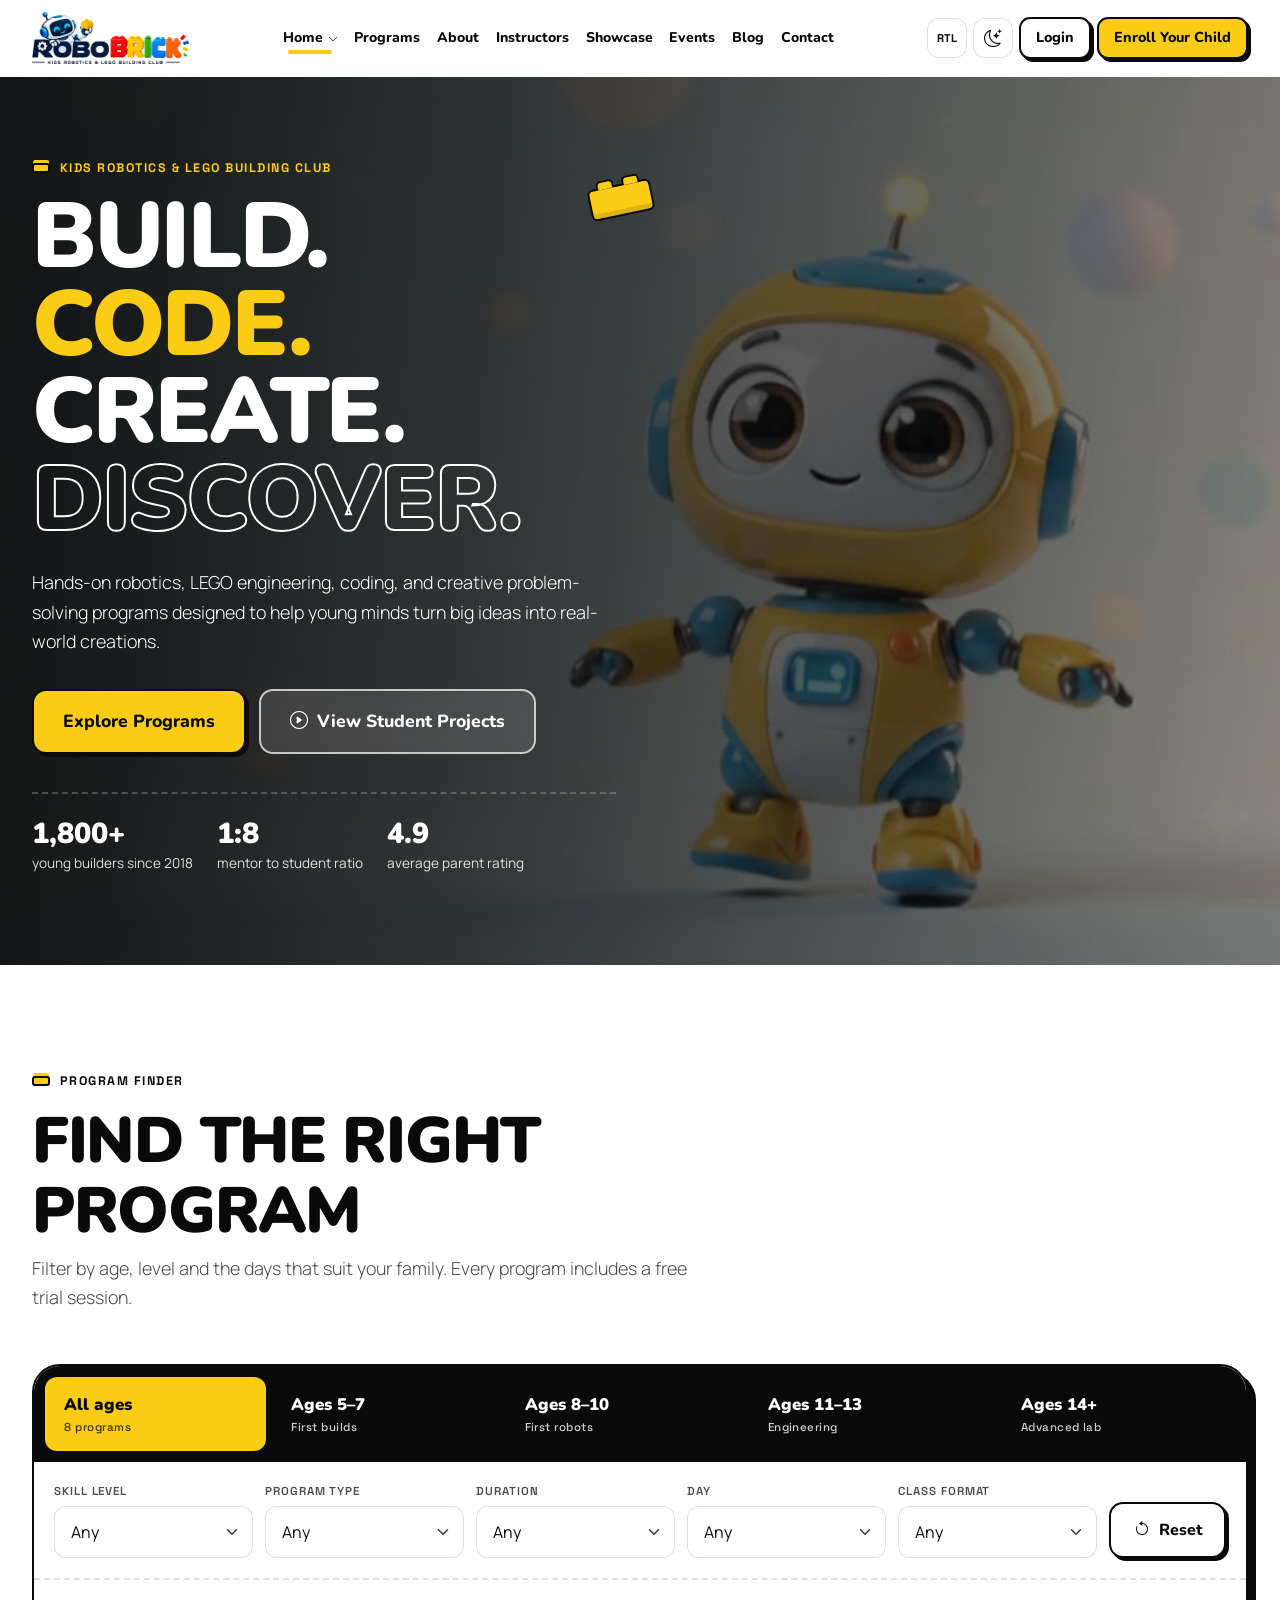
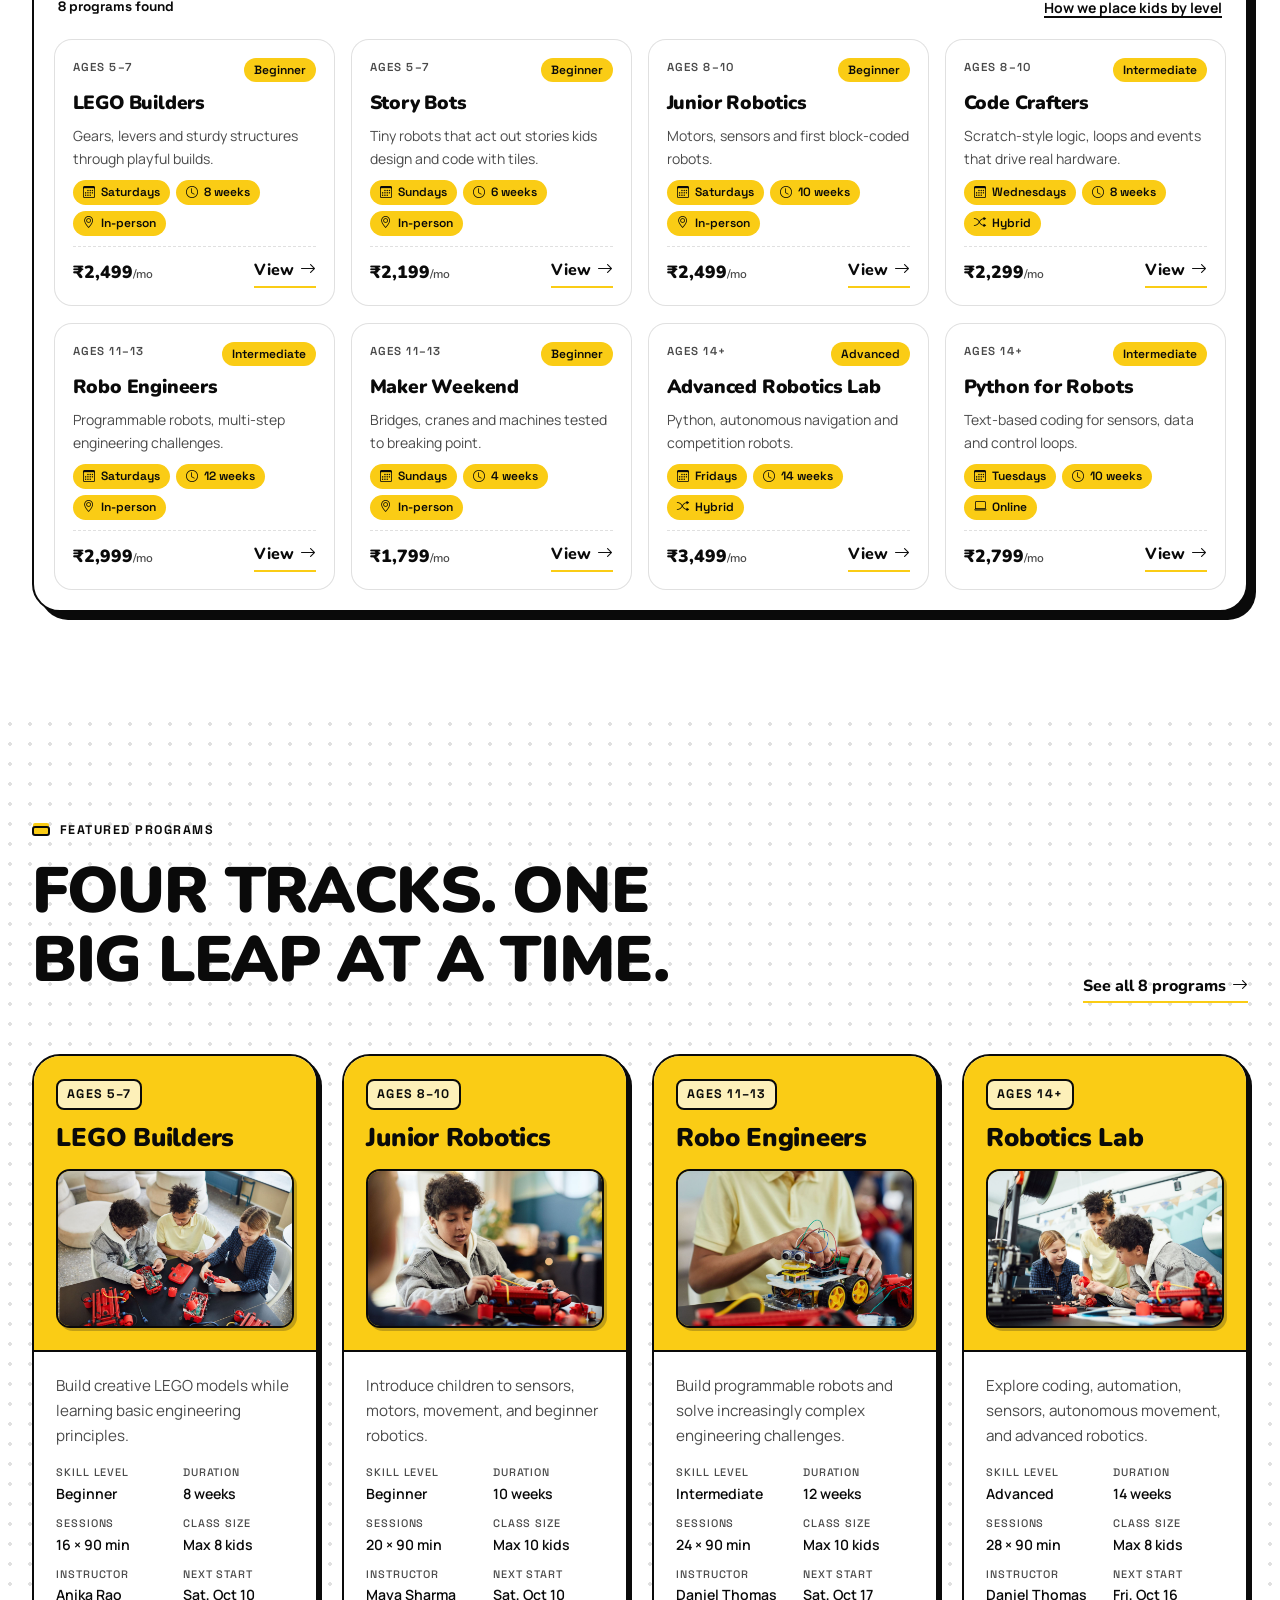
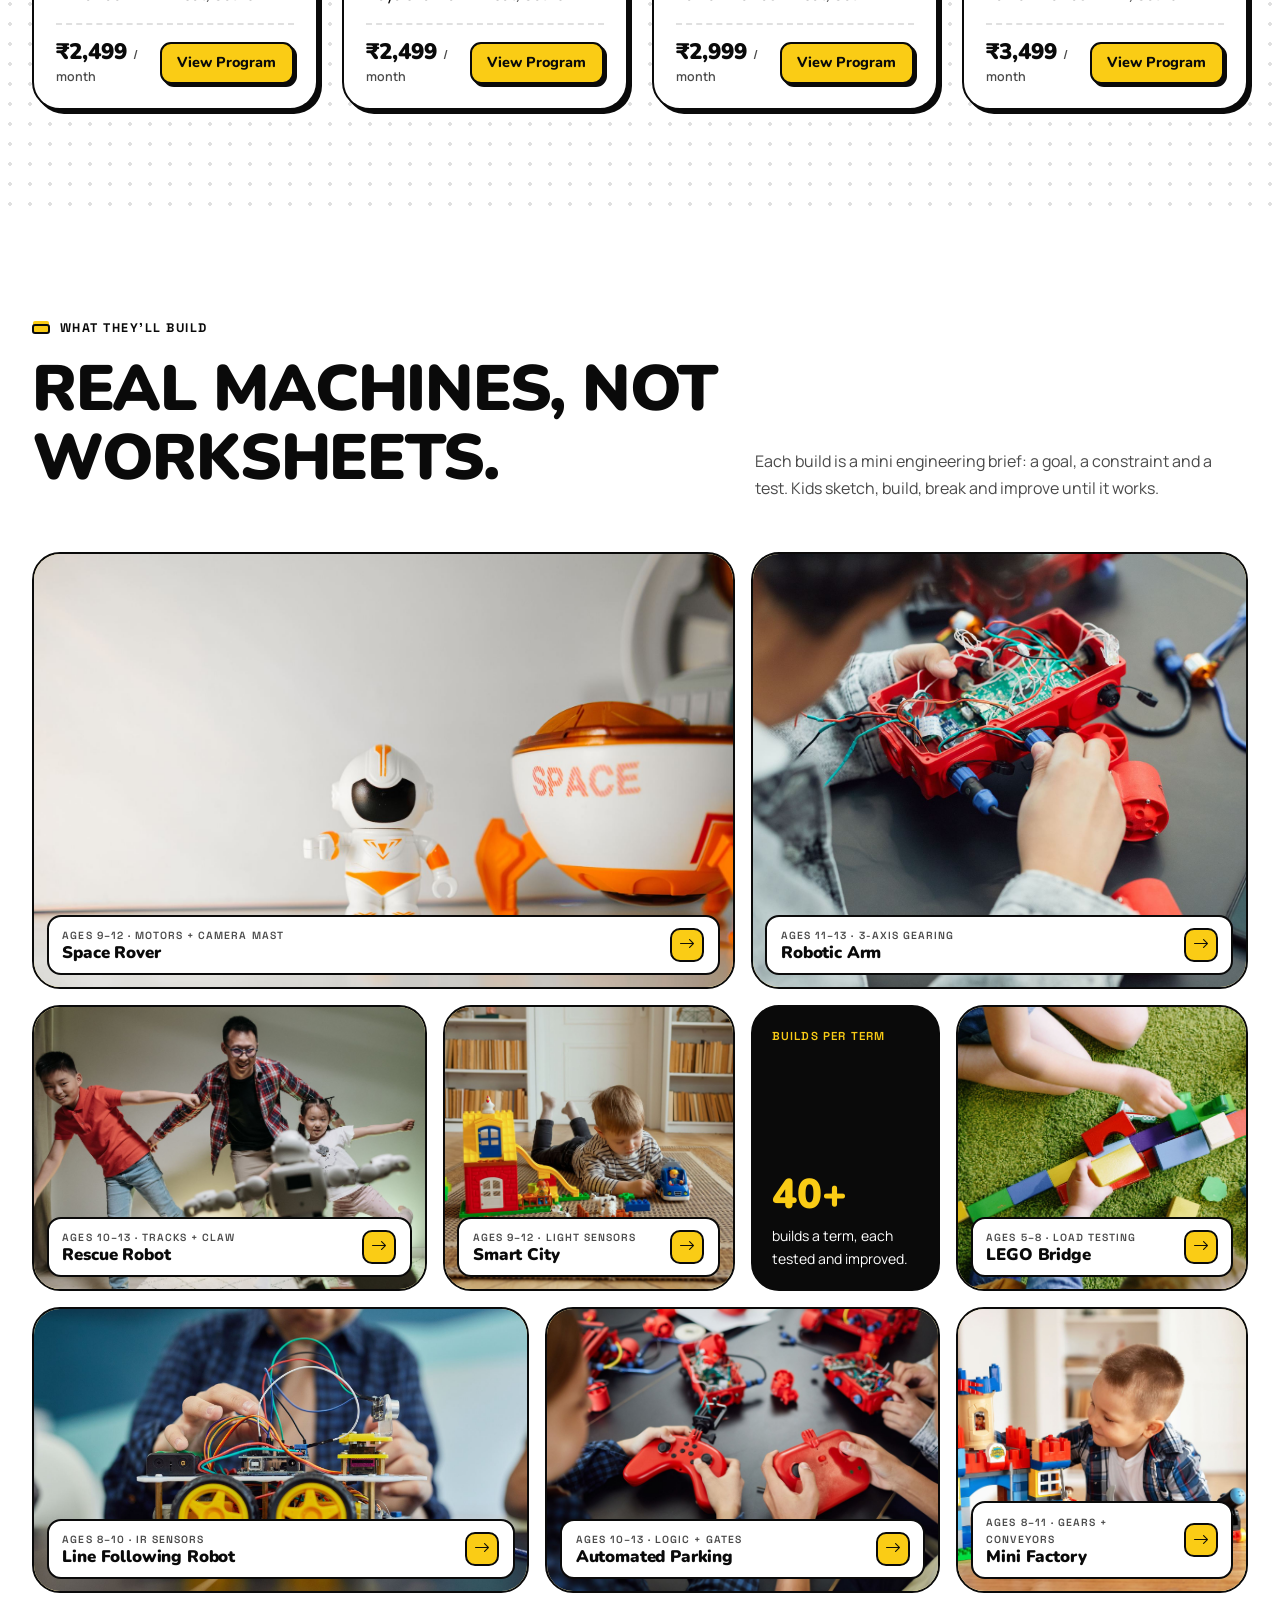
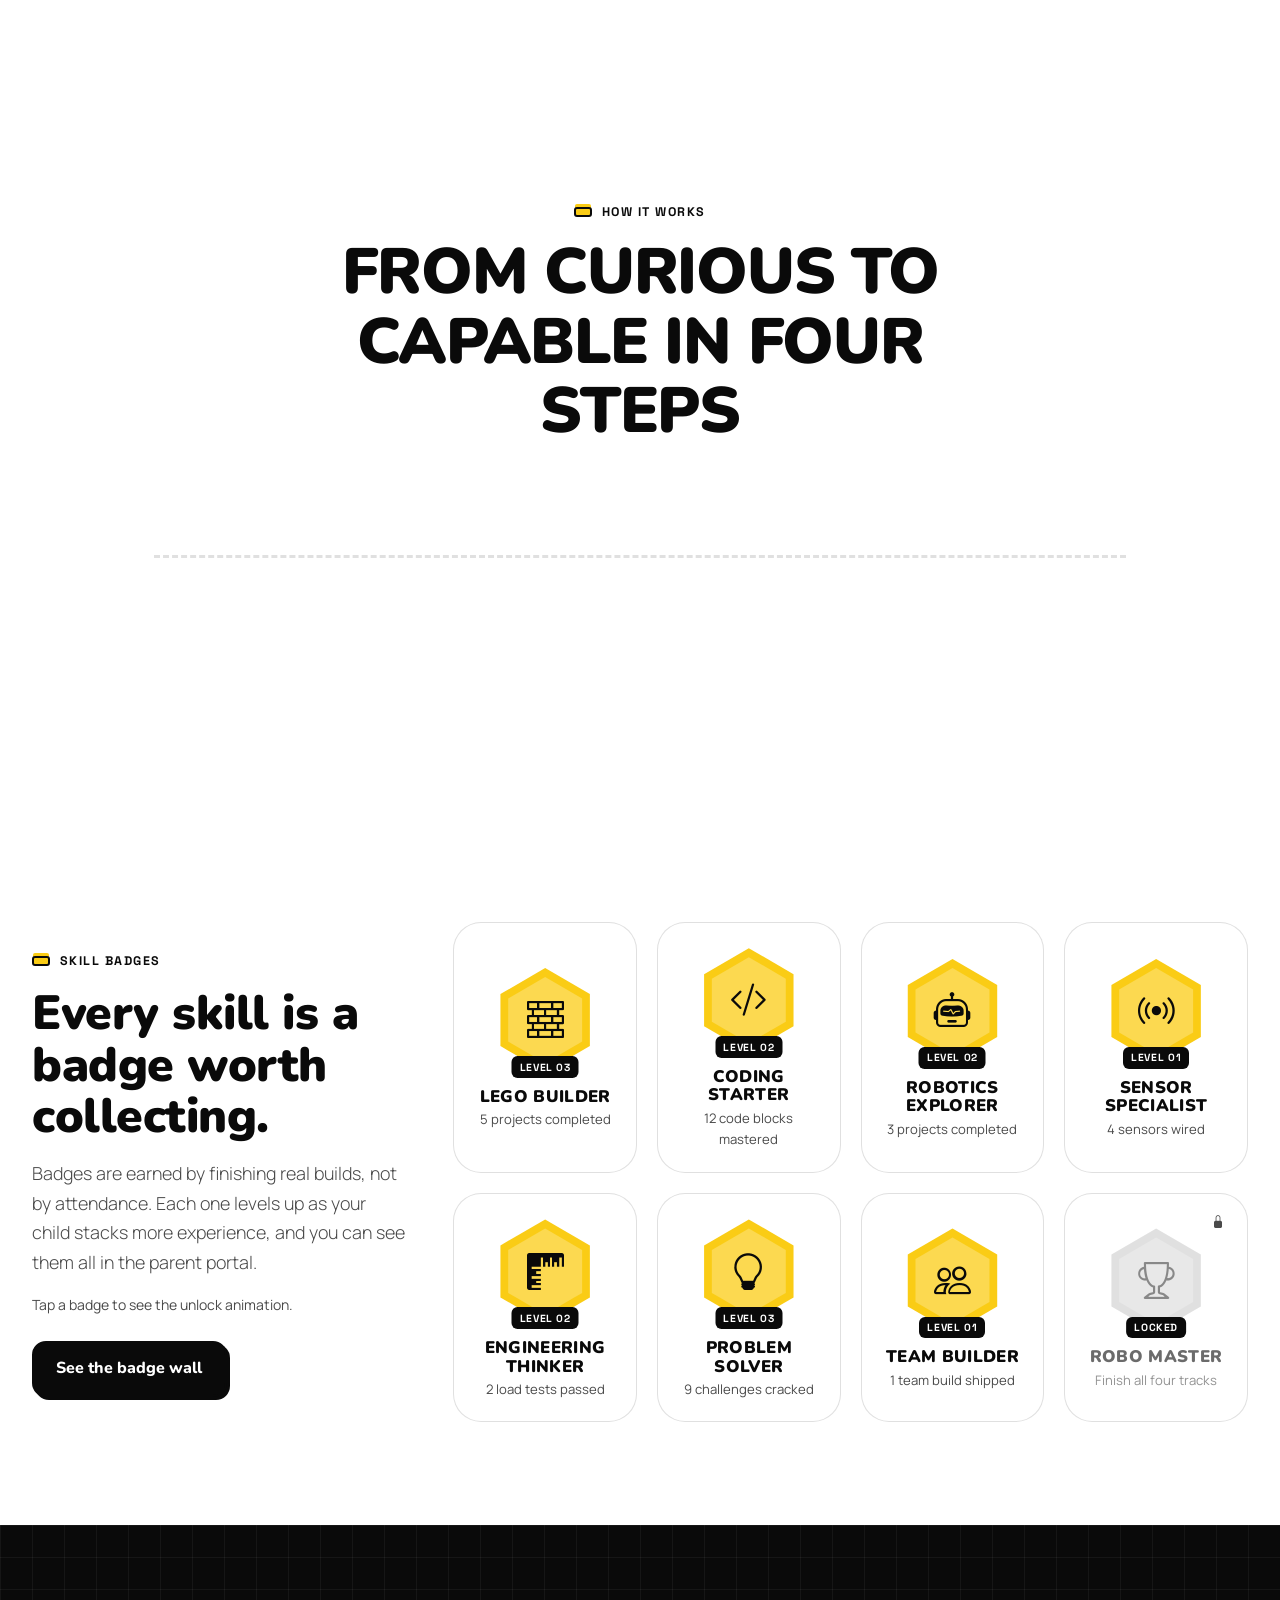
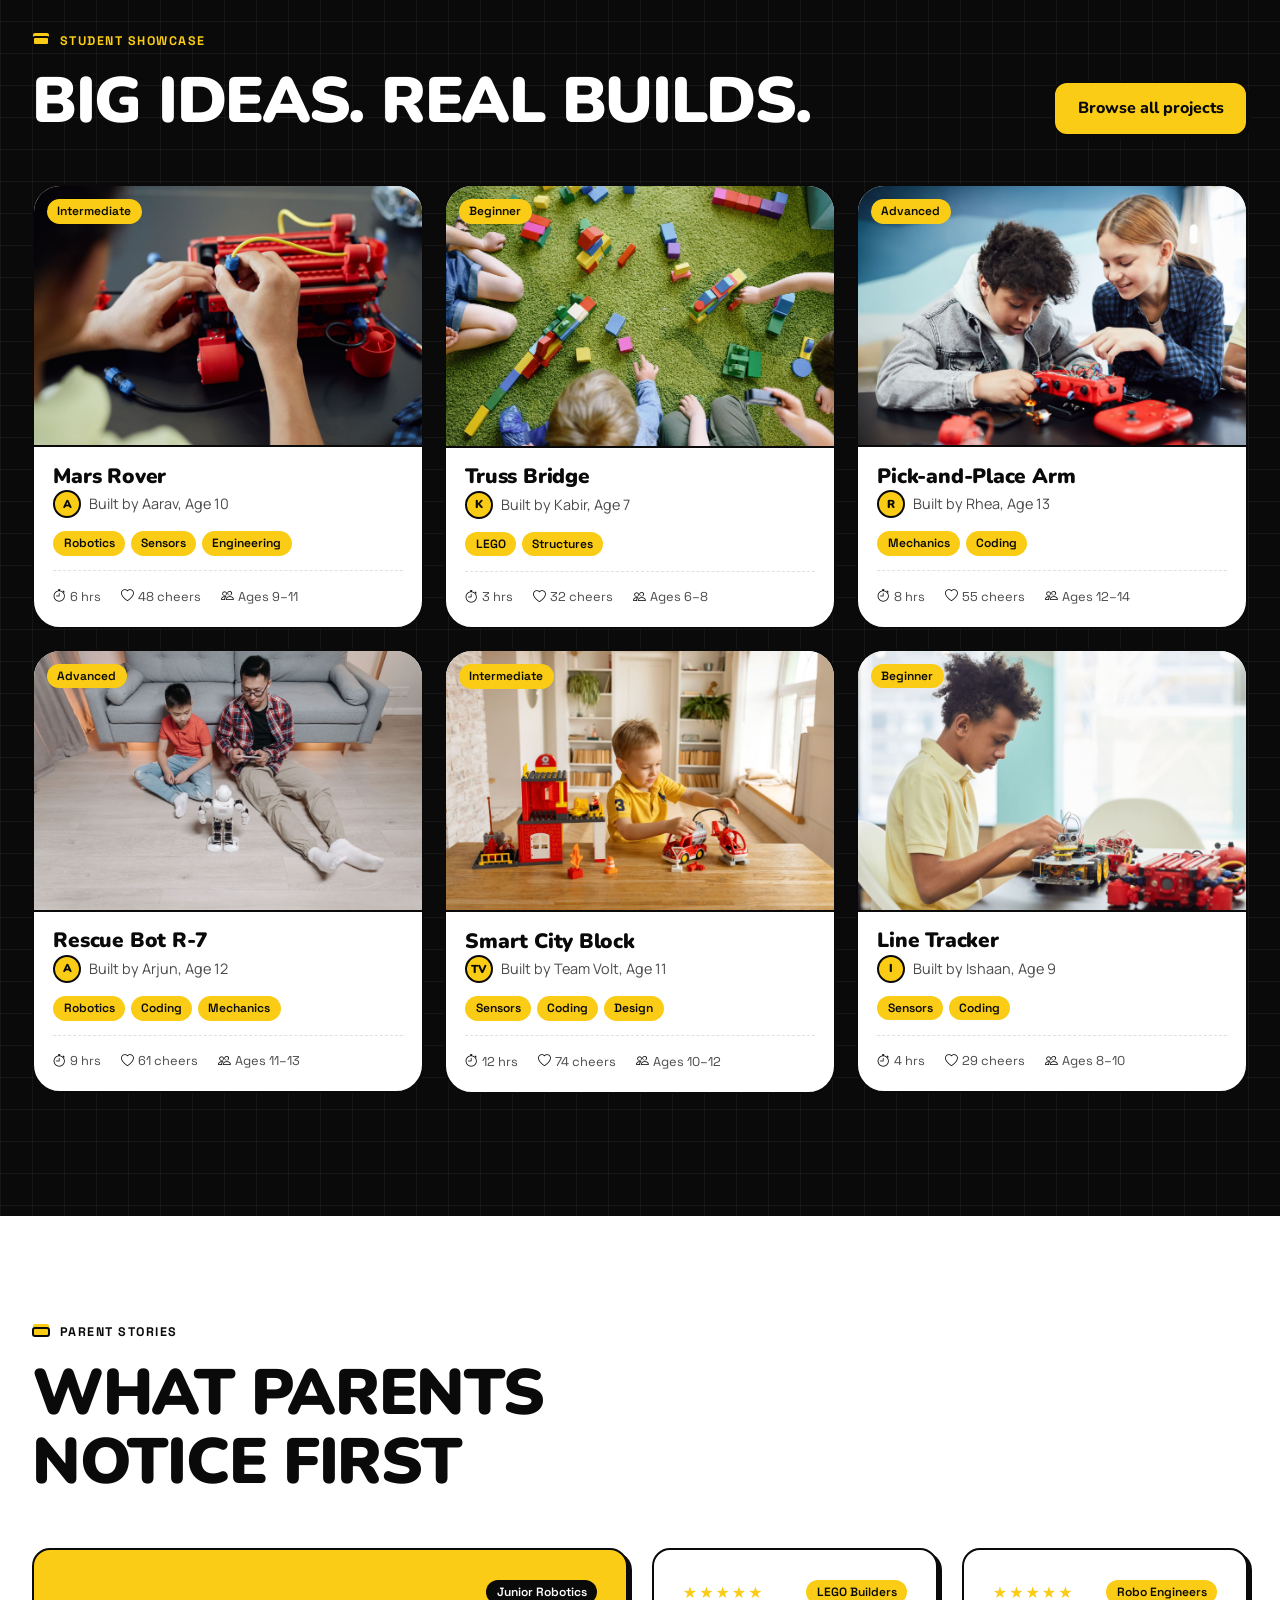
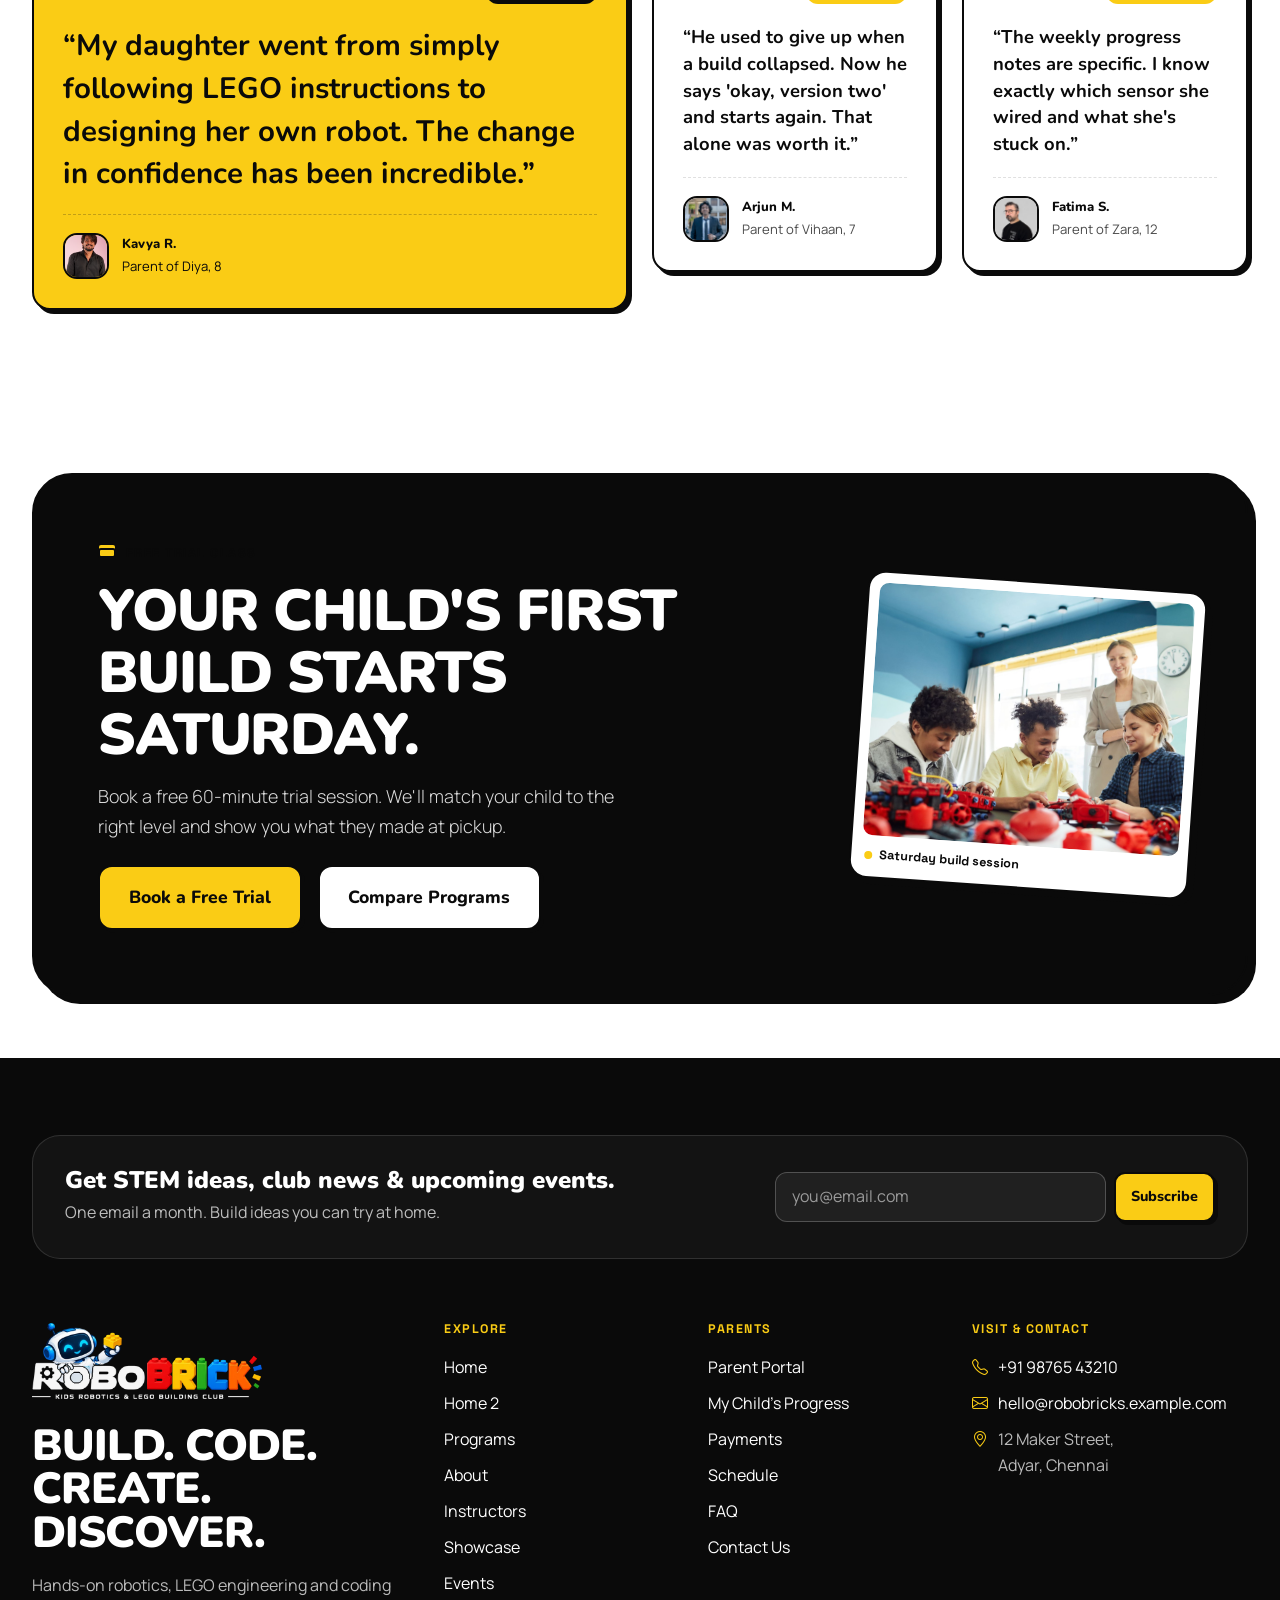
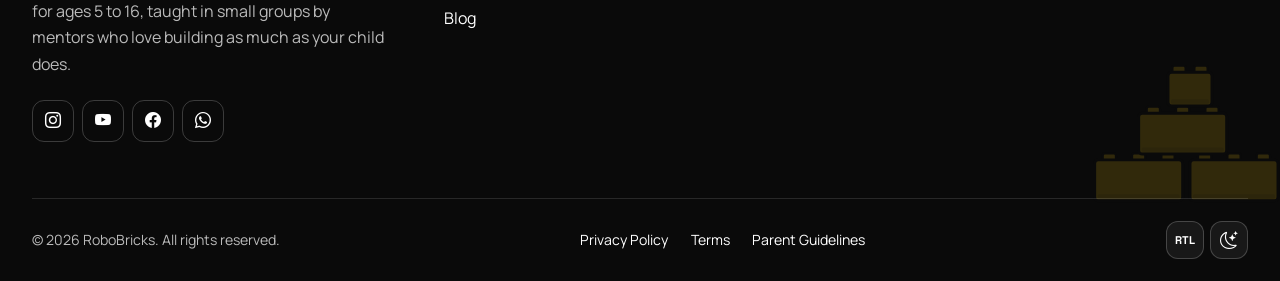
<file: index.html>
<!DOCTYPE html>
<html lang="en">
<head>
<meta charset="utf-8">
<meta name="viewport" content="width=device-width, initial-scale=1">
<title>RoboBricks — Kids Robotics &amp; LEGO Building Club</title>
<meta http-equiv="refresh" content="0; url=pages/index.html">
<link rel="canonical" href="https://robobricks.example.com/pages/index.html">
<link rel="icon" href="assets/img/favicon.svg" type="image/svg+xml">
<link rel="stylesheet" href="assets/css/redirect.css">
<script>location.replace("pages/index.html");</script>
</head>
<body class="redirect-page">
<p>Opening RoboBricks… <a href="pages/index.html">Continue to the homepage</a> · <a href="documentation/index.html">Documentation</a></p>
</body>
</html>
</file>
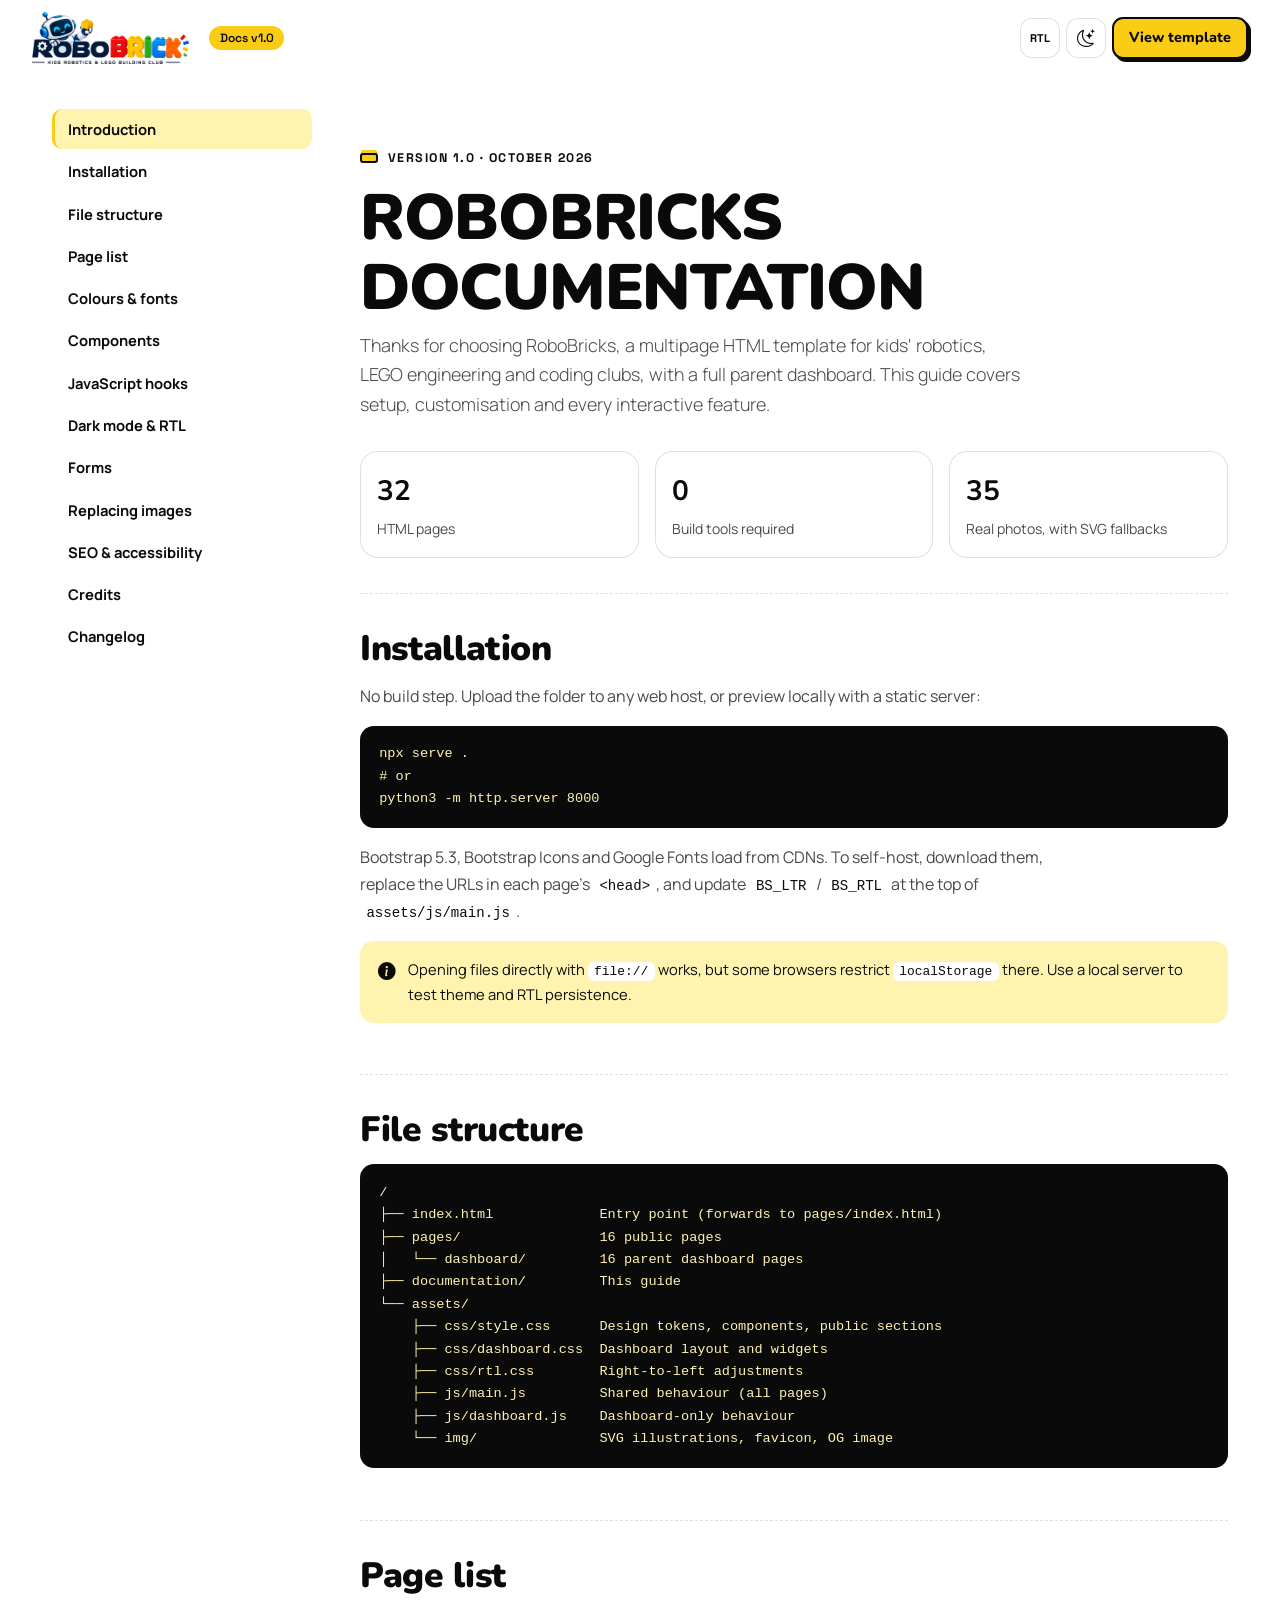
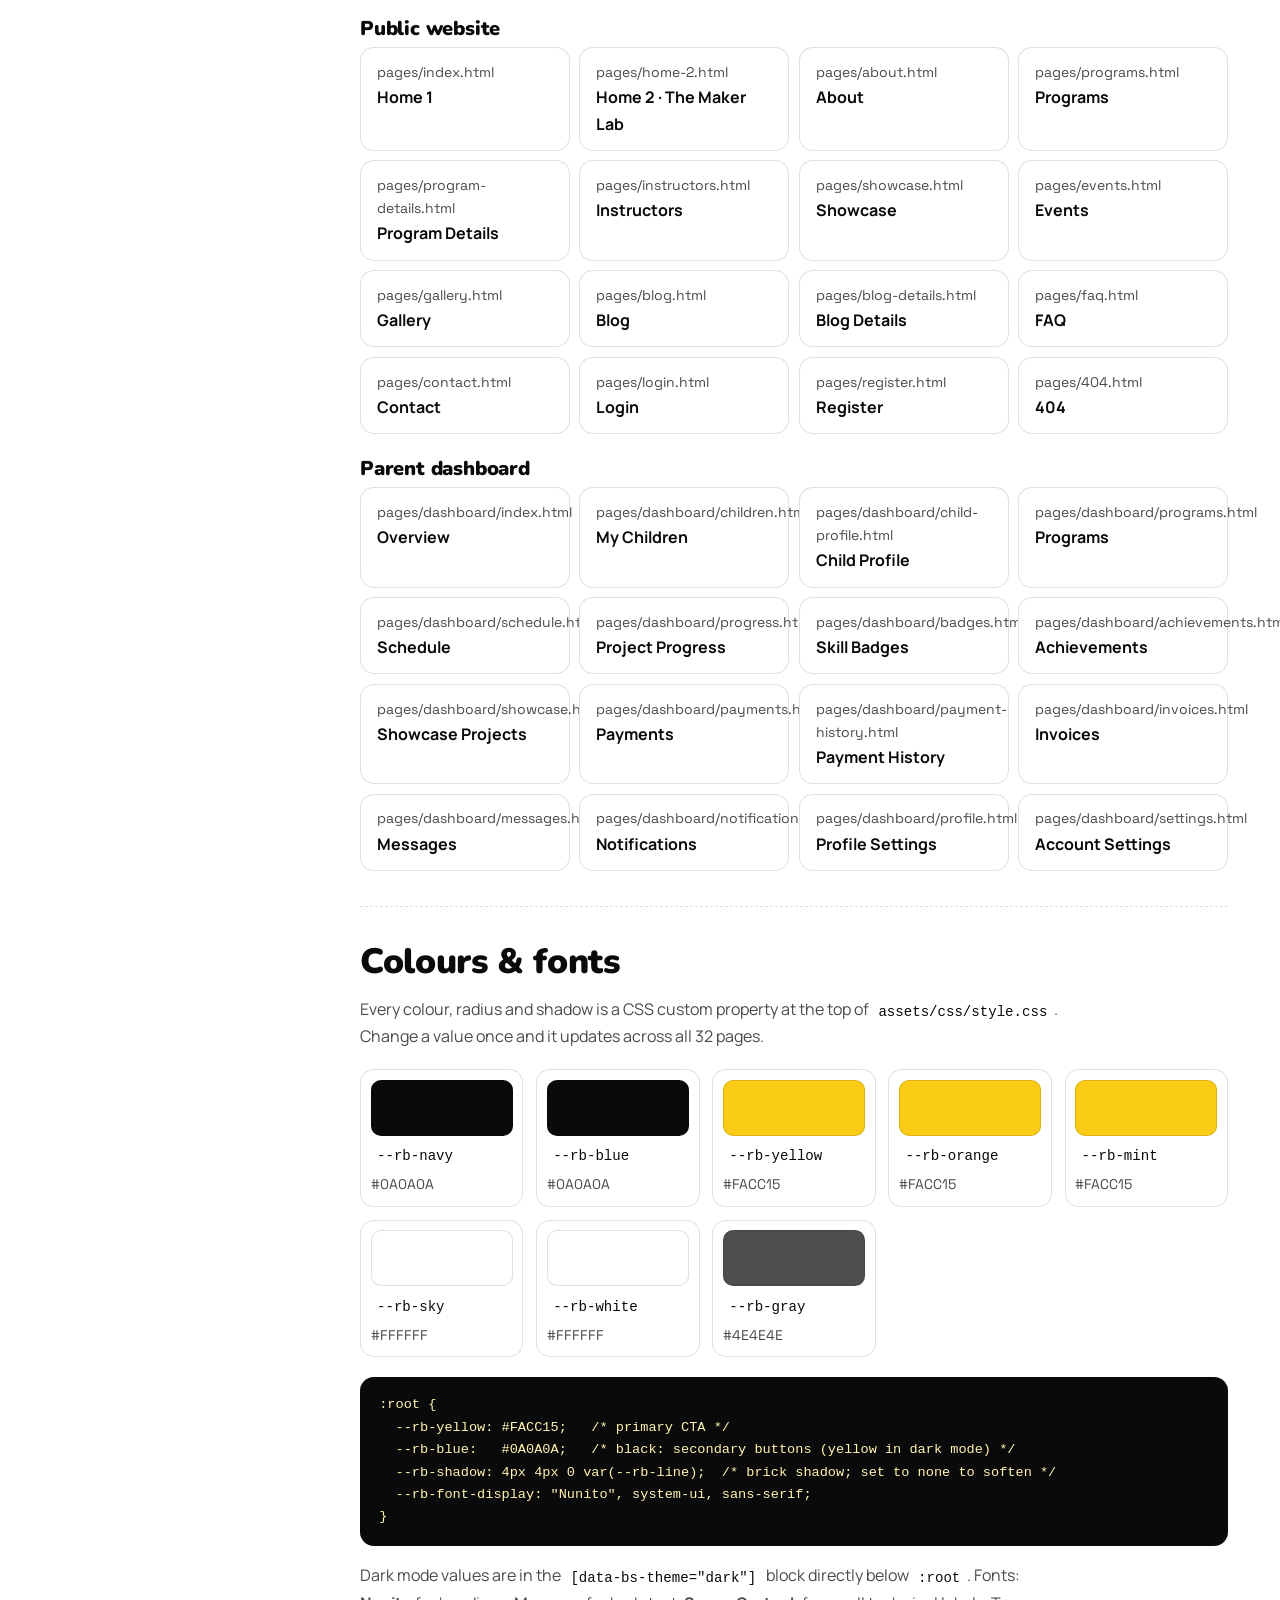
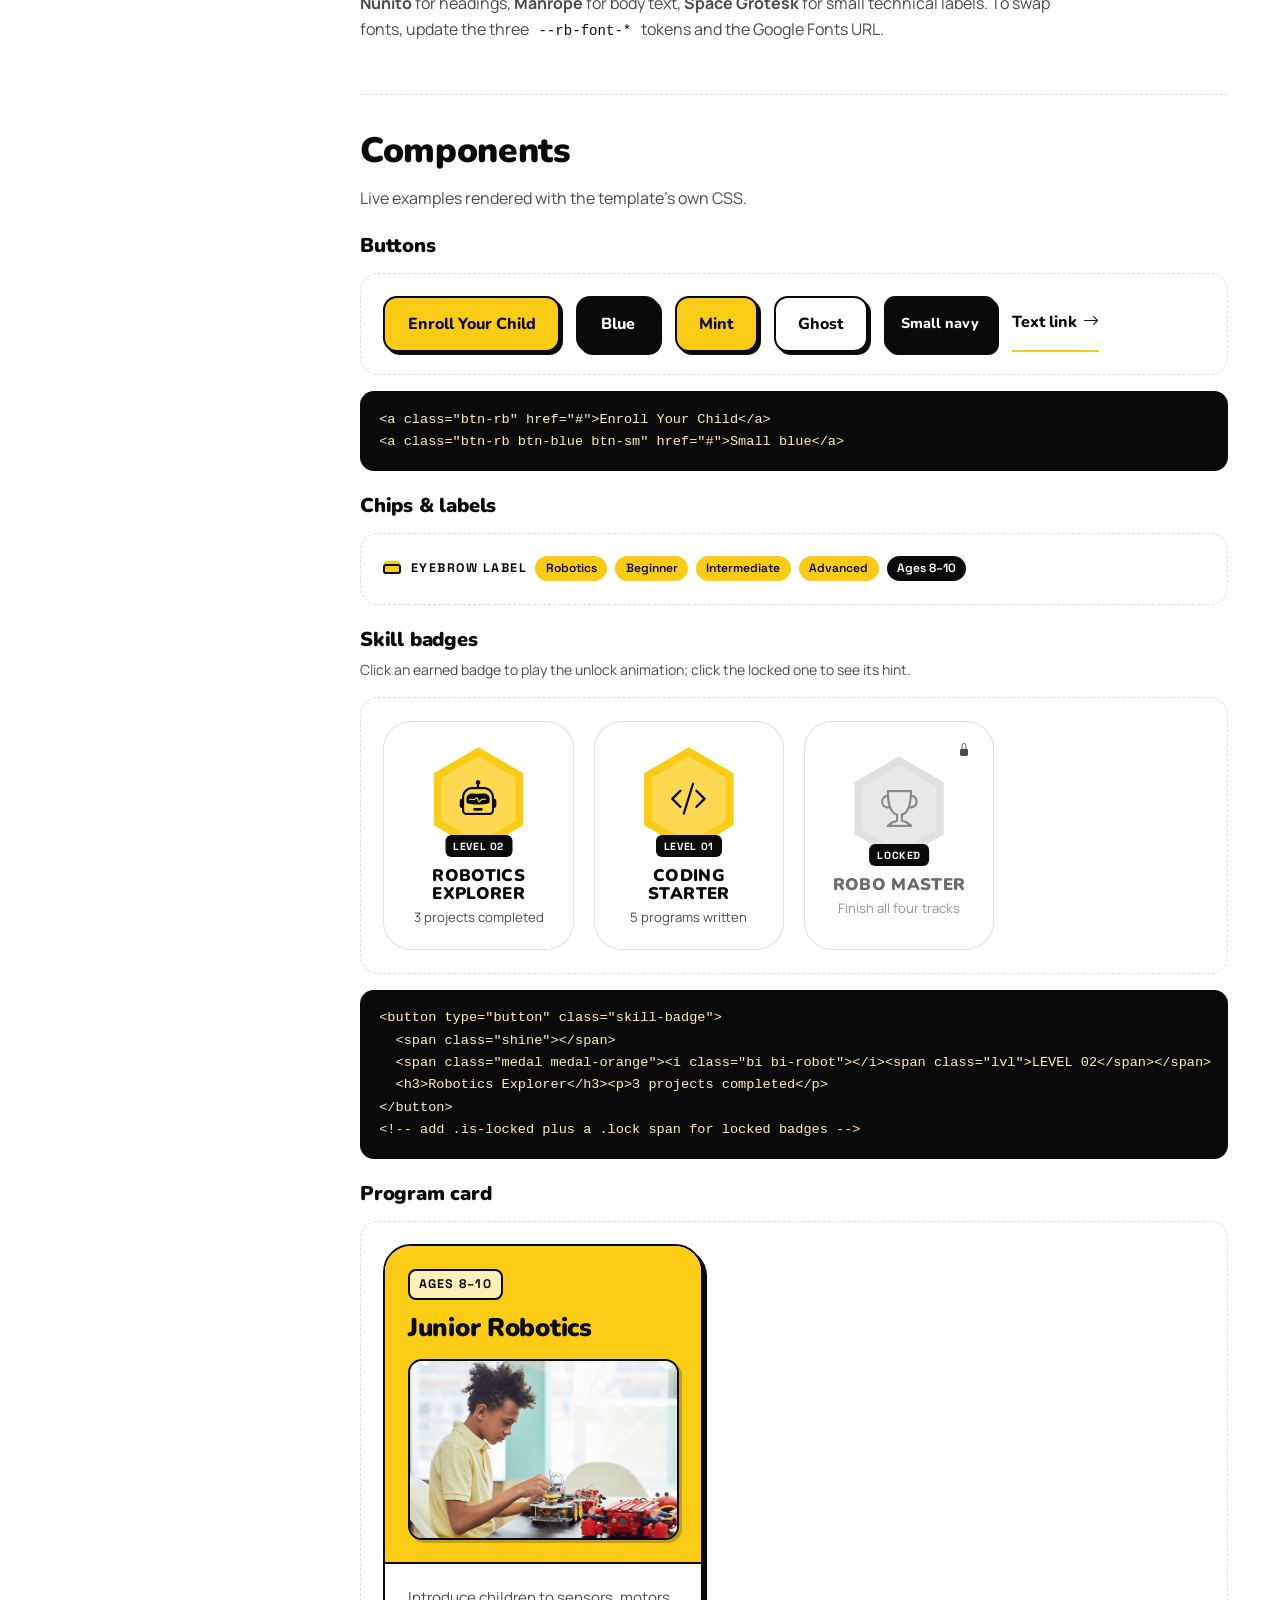
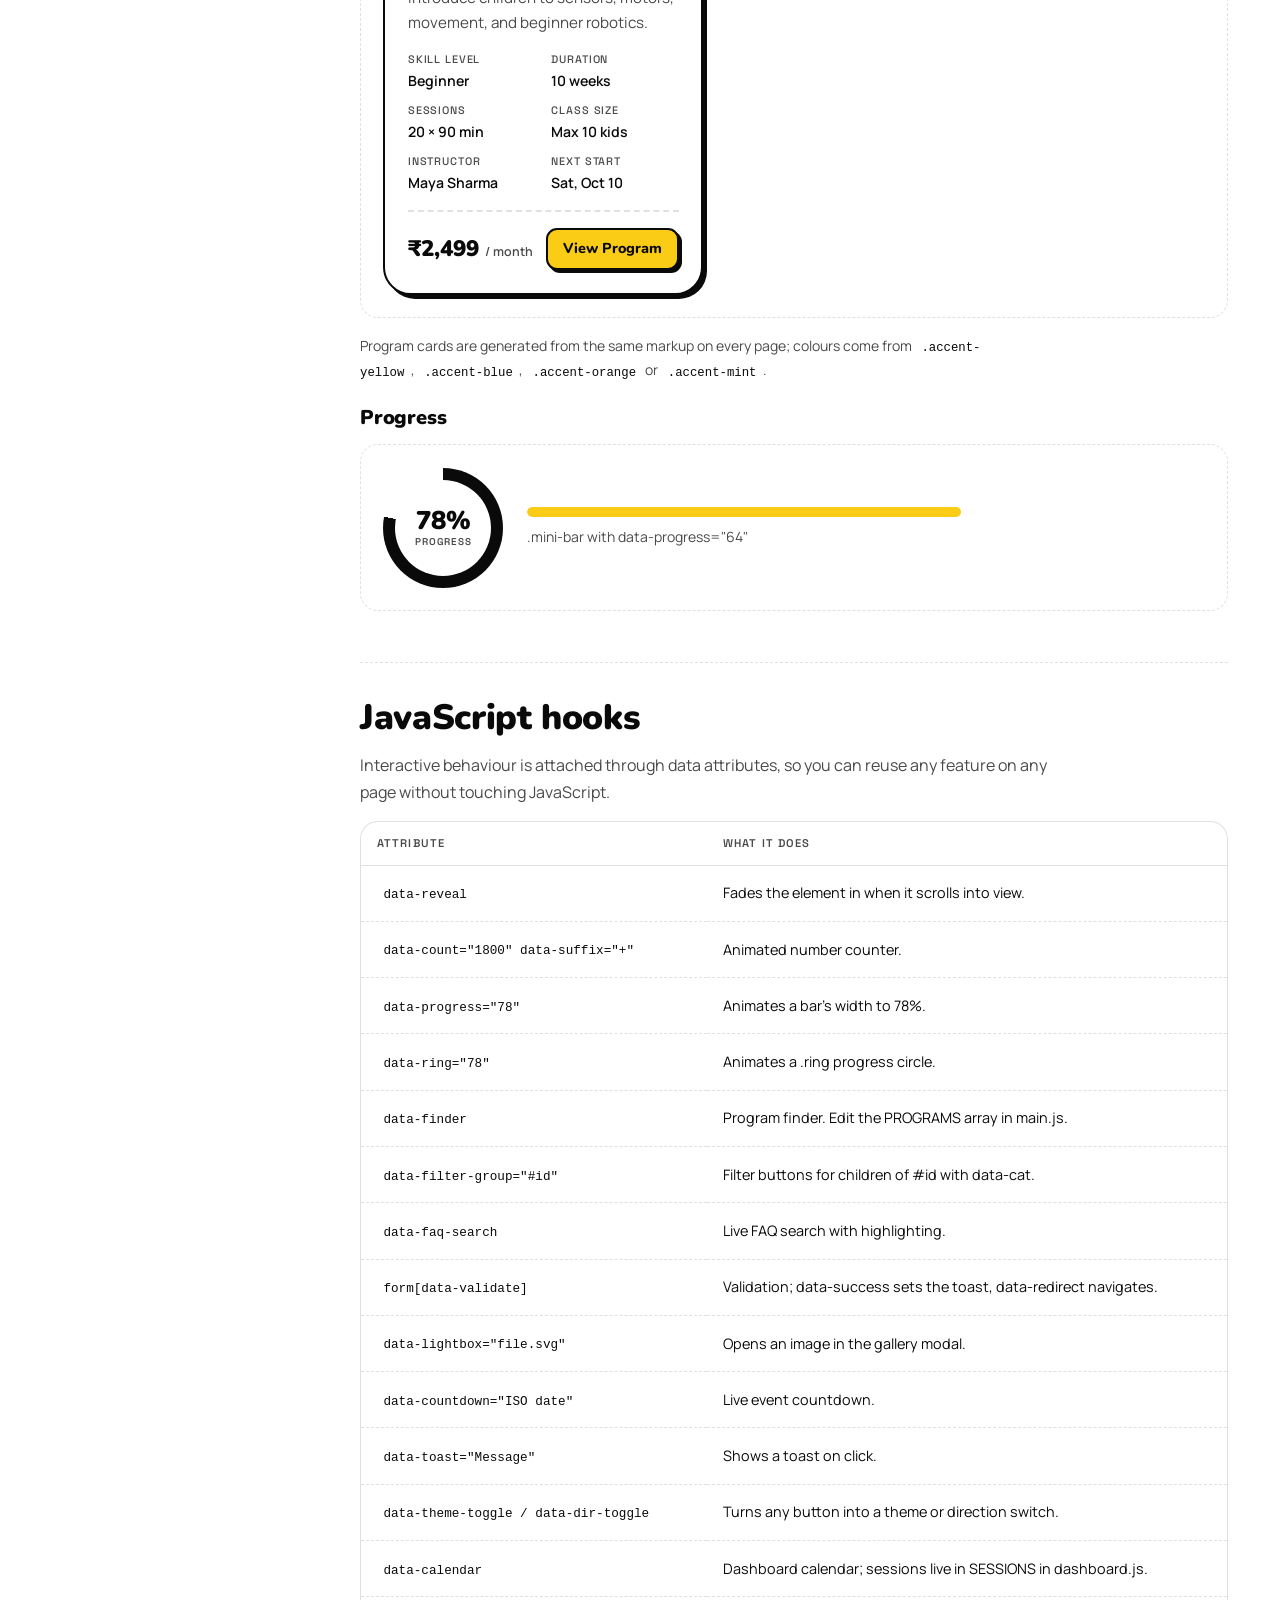
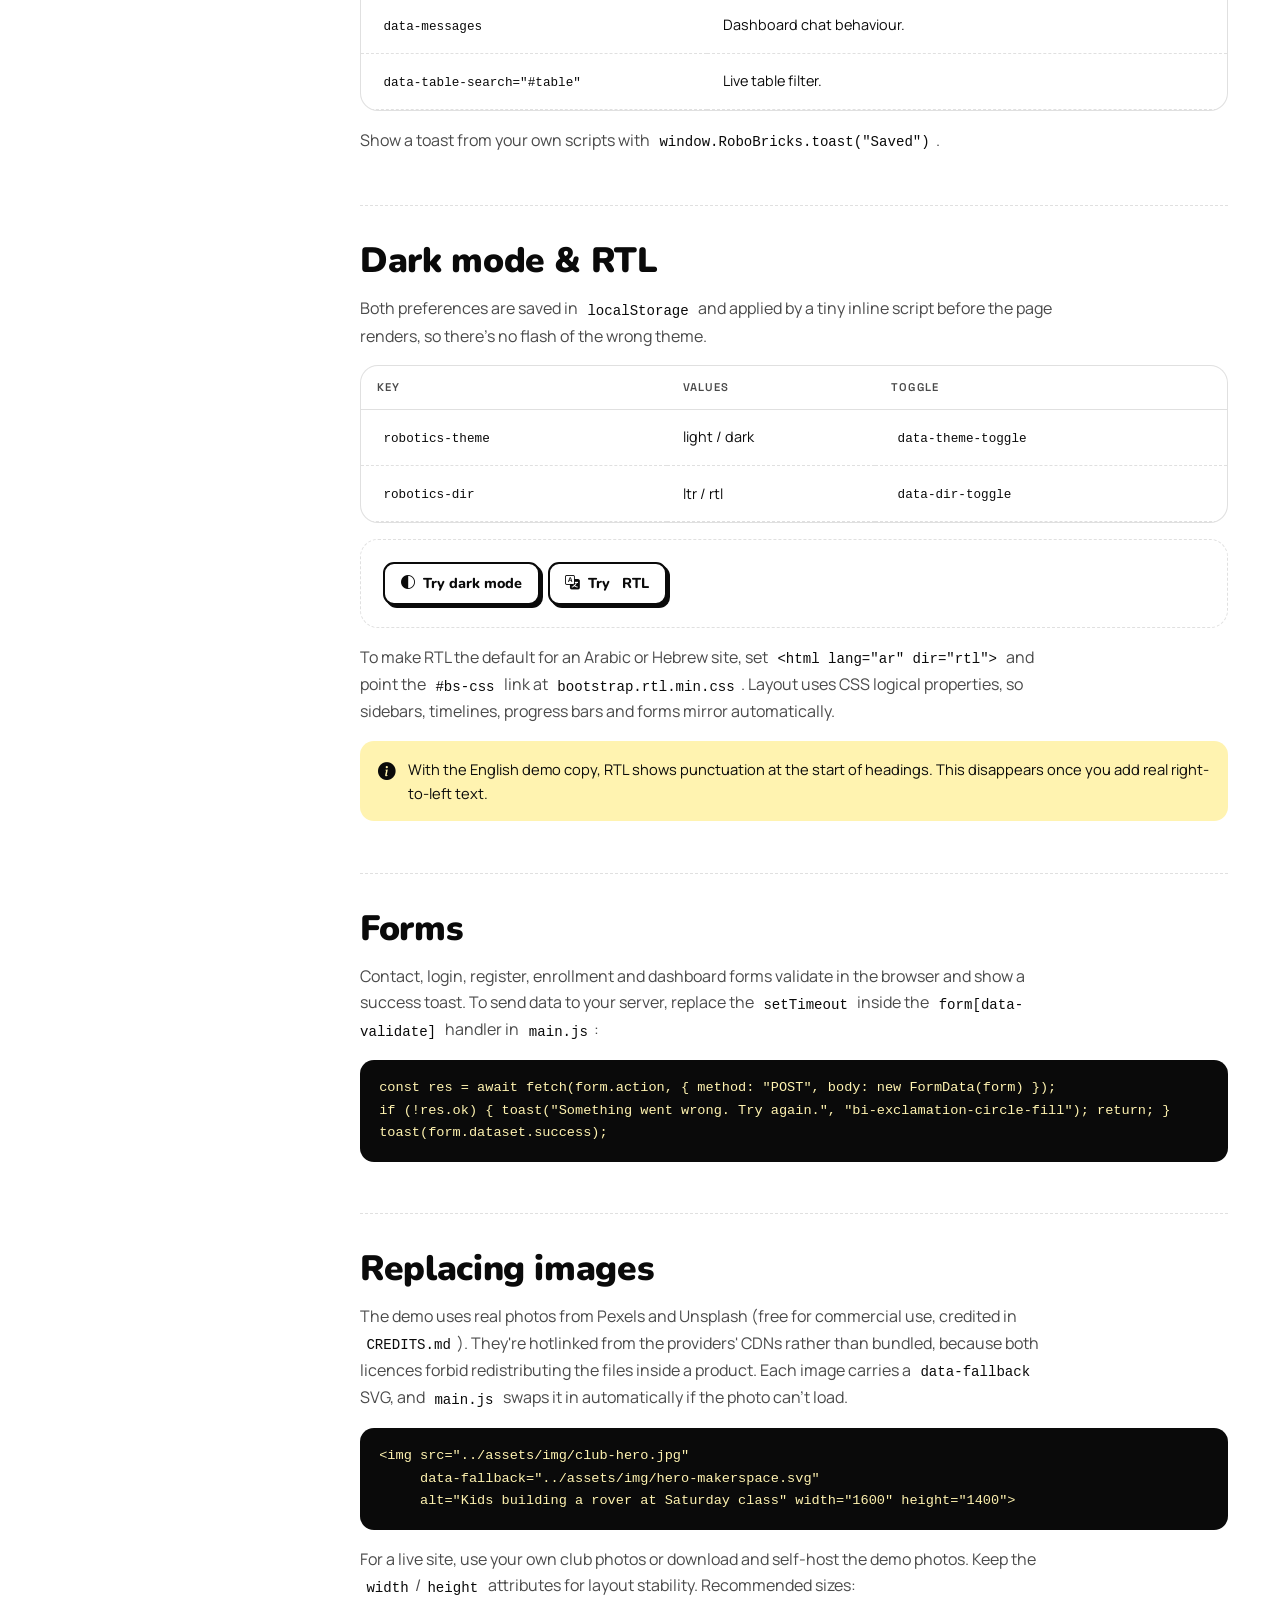
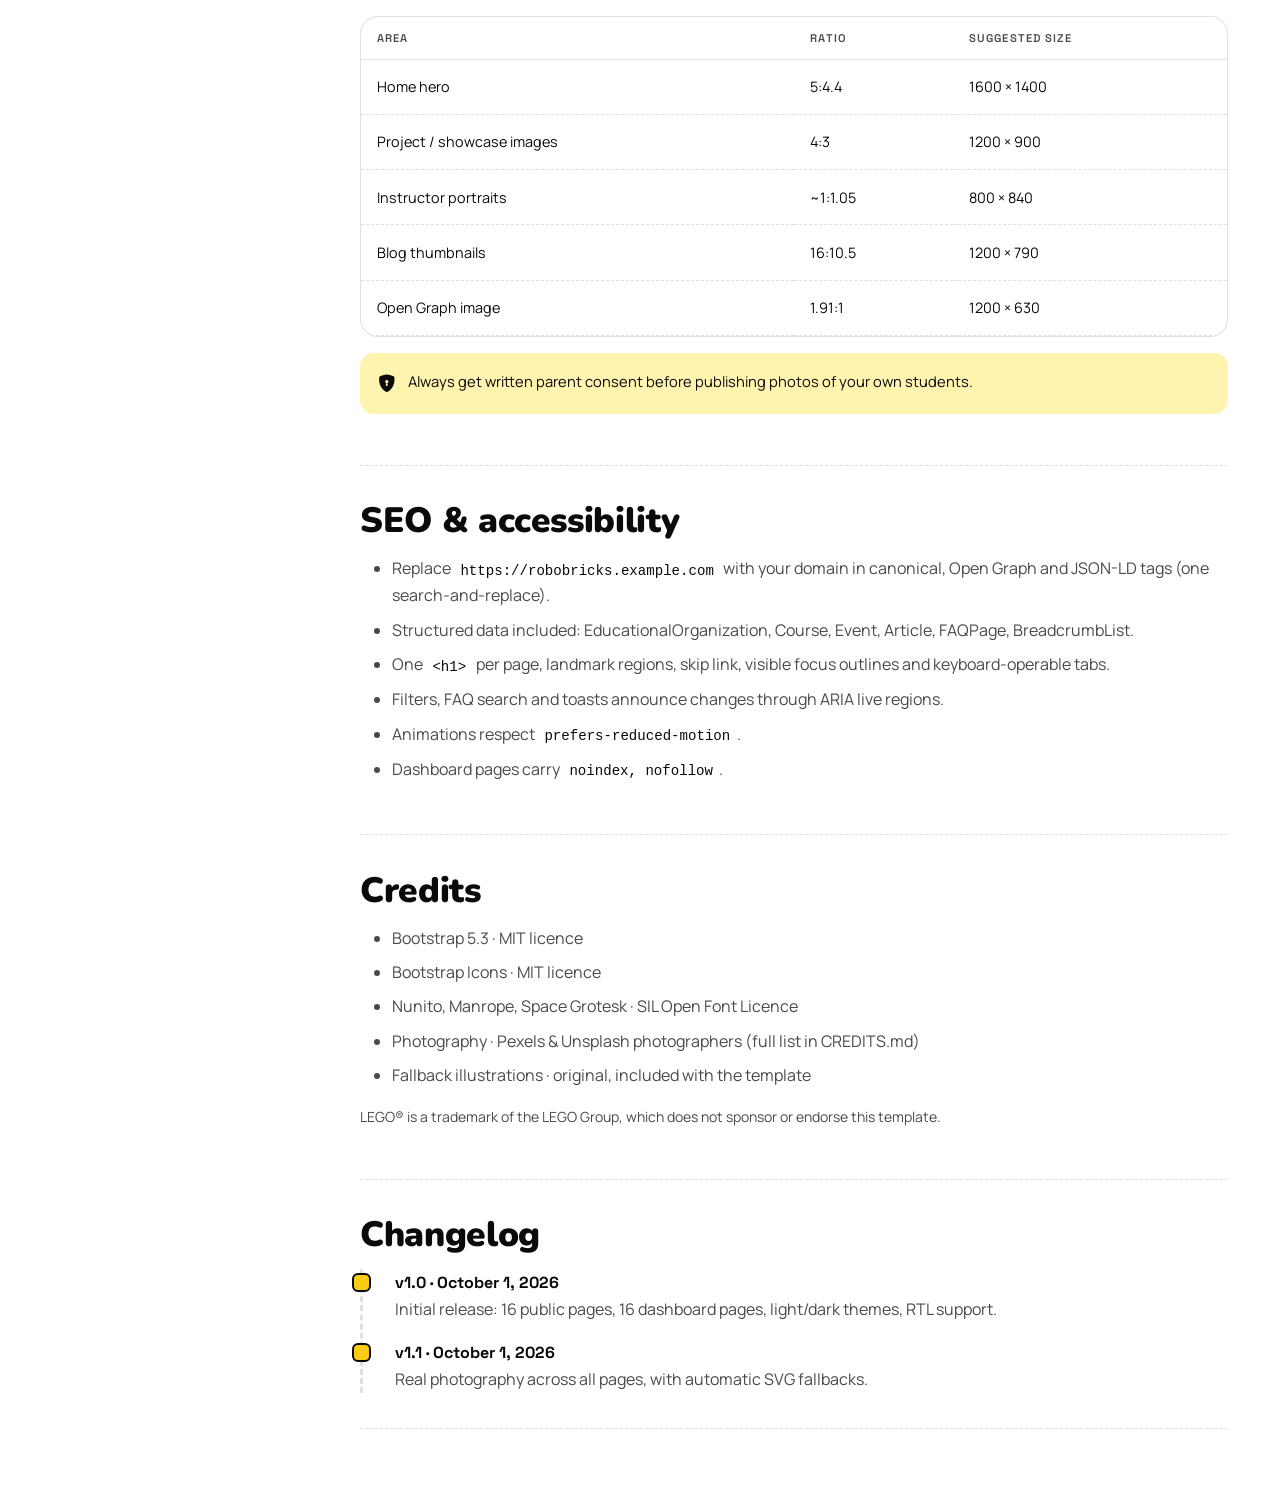
<file: documentation/index.html>
<!DOCTYPE html>
<html lang="en" dir="ltr" data-bs-theme="light">
<head>
<meta charset="utf-8">
<meta name="viewport" content="width=device-width, initial-scale=1">
<title>Documentation — RoboBricks HTML Template</title>
<meta name="description" content="Setup, customisation and component reference for the RoboBricks kids robotics HTML template.">
<meta name="robots" content="noindex">
<meta name="theme-color" content="#FACC15">
<link rel="canonical" href="https://robobricks.example.com/documentation/index.html">
<meta property="og:type" content="website">
<meta property="og:site_name" content="RoboBricks">
<meta property="og:title" content="Documentation — RoboBricks HTML Template">
<meta property="og:description" content="Setup, customisation and component reference for the RoboBricks kids robotics HTML template.">
<meta property="og:url" content="https://robobricks.example.com/documentation/index.html">
<meta property="og:image" content="https://robobricks.example.com/assets/img/hero-lab-bg.jpg">
<meta name="twitter:card" content="summary_large_image">

<link rel="icon" href="../assets/img/favicon.svg" type="image/svg+xml">
<link rel="preconnect" href="https://fonts.googleapis.com">
<link rel="preconnect" href="https://fonts.gstatic.com" crossorigin>
<link href="https://fonts.googleapis.com/css2?family=Manrope:wght@400;500;600;700&family=Nunito:wght@700;800;900&family=Space+Grotesk:wght@500;600;700&display=swap" rel="stylesheet">
<link id="bs-css" rel="stylesheet" href="https://cdn.jsdelivr.net/npm/bootstrap@5.3.3/dist/css/bootstrap.min.css">
<script>(function(){try{var d=document.documentElement,t=localStorage.getItem('robotics-theme'),r=localStorage.getItem('robotics-dir');if(t)d.setAttribute('data-bs-theme',t);if(r==='rtl'){d.setAttribute('dir','rtl');var l=document.getElementById('bs-css');if(l)l.href=l.href.replace('bootstrap.min.css','bootstrap.rtl.min.css');}}catch(e){}})();</script>
<link rel="stylesheet" href="https://cdn.jsdelivr.net/npm/bootstrap-icons@1.11.3/font/bootstrap-icons.min.css">
<link rel="stylesheet" href="../assets/css/style.css">

<link rel="stylesheet" href="../assets/css/rtl.css">
<link rel="stylesheet" href="../assets/css/dashboard.css">
<link rel="stylesheet" href="docs.css">

</head>
<body>
<a class="skip-link" href="#main">Skip to content</a>
<header class="rb-header"><div class="container-rb bar"><a class="rb-logo " href="../pages/index.html" aria-label="RoboBricks home"><picture class="logo-light"><source srcset="../assets/img/logo.webp" type="image/webp"><img class="rb-logo-img" src="../assets/img/logo.png" alt="RoboBricks – Kids Robotics &amp; LEGO Building Club" width="720" height="238"></picture><picture class="logo-dark"><source srcset="../assets/img/logo-dark.webp" type="image/webp"><img class="rb-logo-img" src="../assets/img/logo-dark.png" alt="RoboBricks – Kids Robotics &amp; LEGO Building Club" width="720" height="238"></picture></a><span class="chip ms-2">Docs v1.0</span><div class="actions ms-auto"><button type="button" class="icon-btn " data-dir-toggle aria-pressed="false" title="Toggle text direction"><span class="font-tech fw-bold u-fs-70" data-dir-label>RTL</span></button>
<button type="button" class="icon-btn" data-theme-toggle aria-pressed="false" aria-label="Switch to dark mode"><i class="bi bi-moon-stars theme-icon-light" aria-hidden="true"></i><i class="bi bi-sun theme-icon-dark" aria-hidden="true"></i></button><a class="btn-rb btn-sm" href="../pages/index.html">View template</a></div></div></header>
<div class="doc-layout"><nav class="doc-nav toc" aria-label="Documentation sections"><a href="#intro">Introduction</a><a href="#install">Installation</a><a href="#structure">File structure</a><a href="#pages">Page list</a><a href="#brand">Colours & fonts</a><a href="#components">Components</a><a href="#hooks">JavaScript hooks</a><a href="#prefs">Dark mode & RTL</a><a href="#forms">Forms</a><a href="#images">Replacing images</a><a href="#seo">SEO & accessibility</a><a href="#credits">Credits</a><a href="#changelog">Changelog</a></nav><main id="main" class="doc-main">
<section id="intro"><span class="eyebrow">Version 1.0 · October 2026</span><h1 class="display-1x">RoboBricks documentation</h1>
<p class="lead">Thanks for choosing RoboBricks, a multipage HTML template for kids' robotics, LEGO engineering and coding clubs, with a full parent dashboard. This guide covers setup, customisation and every interactive feature.</p>
<div class="row g-3 mt-2"><div class="col-sm-4"><div class="soft-card p-3"><strong class="text-ink d-block fs-3 u-ff-display">32</strong><span class="small">HTML pages</span></div></div>
<div class="col-sm-4"><div class="soft-card p-3"><strong class="text-ink d-block fs-3 u-ff-display">0</strong><span class="small">Build tools required</span></div></div>
<div class="col-sm-4"><div class="soft-card p-3"><strong class="text-ink d-block fs-3 u-ff-display">35</strong><span class="small">Real photos, with SVG fallbacks</span></div></div></div></section>

<section id="install"><h2>Installation</h2><p>No build step. Upload the folder to any web host, or preview locally with a static server:</p>
<pre class="doc-code"><code>npx serve .
# or
python3 -m http.server 8000</code></pre>
<p>Bootstrap 5.3, Bootstrap Icons and Google Fonts load from CDNs. To self-host, download them, replace the URLs in each page's <code>&lt;head&gt;</code>, and update <code>BS_LTR</code> / <code>BS_RTL</code> at the top of <code>assets/js/main.js</code>.</p>
<div class="doc-note"><i class="bi bi-info-circle-fill" aria-hidden="true"></i><span>Opening files directly with <code>file://</code> works, but some browsers restrict <code>localStorage</code> there. Use a local server to test theme and RTL persistence.</span></div></section>

<section id="structure"><h2>File structure</h2>
<pre class="doc-code"><code>/
├── index.html             Entry point (forwards to pages/index.html)
├── pages/                 16 public pages
│   └── dashboard/         16 parent dashboard pages
├── documentation/         This guide
└── assets/
    ├── css/style.css      Design tokens, components, public sections
    ├── css/dashboard.css  Dashboard layout and widgets
    ├── css/rtl.css        Right-to-left adjustments
    ├── js/main.js         Shared behaviour (all pages)
    ├── js/dashboard.js    Dashboard-only behaviour
    └── img/               SVG illustrations, favicon, OG image</code></pre></section>

<section id="pages"><h2>Page list</h2><h3 class="h5 mt-4">Public website</h3><div class="doc-pages"><a href="../pages/index.html" target="_blank" rel="noopener"><span class="font-tech small">pages/index.html</span><strong>Home 1</strong></a><a href="../pages/home-2.html" target="_blank" rel="noopener"><span class="font-tech small">pages/home-2.html</span><strong>Home 2 · The Maker Lab</strong></a><a href="../pages/about.html" target="_blank" rel="noopener"><span class="font-tech small">pages/about.html</span><strong>About</strong></a><a href="../pages/programs.html" target="_blank" rel="noopener"><span class="font-tech small">pages/programs.html</span><strong>Programs</strong></a><a href="../pages/program-details.html" target="_blank" rel="noopener"><span class="font-tech small">pages/program-details.html</span><strong>Program Details</strong></a><a href="../pages/instructors.html" target="_blank" rel="noopener"><span class="font-tech small">pages/instructors.html</span><strong>Instructors</strong></a><a href="../pages/showcase.html" target="_blank" rel="noopener"><span class="font-tech small">pages/showcase.html</span><strong>Showcase</strong></a><a href="../pages/events.html" target="_blank" rel="noopener"><span class="font-tech small">pages/events.html</span><strong>Events</strong></a><a href="../pages/gallery.html" target="_blank" rel="noopener"><span class="font-tech small">pages/gallery.html</span><strong>Gallery</strong></a><a href="../pages/blog.html" target="_blank" rel="noopener"><span class="font-tech small">pages/blog.html</span><strong>Blog</strong></a><a href="../pages/blog-details.html" target="_blank" rel="noopener"><span class="font-tech small">pages/blog-details.html</span><strong>Blog Details</strong></a><a href="../pages/faq.html" target="_blank" rel="noopener"><span class="font-tech small">pages/faq.html</span><strong>FAQ</strong></a><a href="../pages/contact.html" target="_blank" rel="noopener"><span class="font-tech small">pages/contact.html</span><strong>Contact</strong></a><a href="../pages/login.html" target="_blank" rel="noopener"><span class="font-tech small">pages/login.html</span><strong>Login</strong></a><a href="../pages/register.html" target="_blank" rel="noopener"><span class="font-tech small">pages/register.html</span><strong>Register</strong></a><a href="../pages/404.html" target="_blank" rel="noopener"><span class="font-tech small">pages/404.html</span><strong>404</strong></a></div><h3 class="h5 mt-4">Parent dashboard</h3><div class="doc-pages"><a href="../pages/dashboard/index.html" target="_blank" rel="noopener"><span class="font-tech small">pages/dashboard/index.html</span><strong>Overview</strong></a><a href="../pages/dashboard/children.html" target="_blank" rel="noopener"><span class="font-tech small">pages/dashboard/children.html</span><strong>My Children</strong></a><a href="../pages/dashboard/child-profile.html" target="_blank" rel="noopener"><span class="font-tech small">pages/dashboard/child-profile.html</span><strong>Child Profile</strong></a><a href="../pages/dashboard/programs.html" target="_blank" rel="noopener"><span class="font-tech small">pages/dashboard/programs.html</span><strong>Programs</strong></a><a href="../pages/dashboard/schedule.html" target="_blank" rel="noopener"><span class="font-tech small">pages/dashboard/schedule.html</span><strong>Schedule</strong></a><a href="../pages/dashboard/progress.html" target="_blank" rel="noopener"><span class="font-tech small">pages/dashboard/progress.html</span><strong>Project Progress</strong></a><a href="../pages/dashboard/badges.html" target="_blank" rel="noopener"><span class="font-tech small">pages/dashboard/badges.html</span><strong>Skill Badges</strong></a><a href="../pages/dashboard/achievements.html" target="_blank" rel="noopener"><span class="font-tech small">pages/dashboard/achievements.html</span><strong>Achievements</strong></a><a href="../pages/dashboard/showcase.html" target="_blank" rel="noopener"><span class="font-tech small">pages/dashboard/showcase.html</span><strong>Showcase Projects</strong></a><a href="../pages/dashboard/payments.html" target="_blank" rel="noopener"><span class="font-tech small">pages/dashboard/payments.html</span><strong>Payments</strong></a><a href="../pages/dashboard/payment-history.html" target="_blank" rel="noopener"><span class="font-tech small">pages/dashboard/payment-history.html</span><strong>Payment History</strong></a><a href="../pages/dashboard/invoices.html" target="_blank" rel="noopener"><span class="font-tech small">pages/dashboard/invoices.html</span><strong>Invoices</strong></a><a href="../pages/dashboard/messages.html" target="_blank" rel="noopener"><span class="font-tech small">pages/dashboard/messages.html</span><strong>Messages</strong></a><a href="../pages/dashboard/notifications.html" target="_blank" rel="noopener"><span class="font-tech small">pages/dashboard/notifications.html</span><strong>Notifications</strong></a><a href="../pages/dashboard/profile.html" target="_blank" rel="noopener"><span class="font-tech small">pages/dashboard/profile.html</span><strong>Profile Settings</strong></a><a href="../pages/dashboard/settings.html" target="_blank" rel="noopener"><span class="font-tech small">pages/dashboard/settings.html</span><strong>Account Settings</strong></a></div></section>

<section id="brand"><h2>Colours &amp; fonts</h2><p>Every colour, radius and shadow is a CSS custom property at the top of <code>assets/css/style.css</code>. Change a value once and it updates across all 32 pages.</p>
<div class="doc-swatches"><div class="doc-swatch"><span class="u-bg-black"></span><code>--rb-navy</code><small class="font-tech">#0A0A0A</small></div><div class="doc-swatch"><span class="u-bg-black"></span><code>--rb-blue</code><small class="font-tech">#0A0A0A</small></div><div class="doc-swatch"><span class="u-bg-yellow"></span><code>--rb-yellow</code><small class="font-tech">#FACC15</small></div><div class="doc-swatch"><span class="u-bg-yellow"></span><code>--rb-orange</code><small class="font-tech">#FACC15</small></div><div class="doc-swatch"><span class="u-bg-yellow"></span><code>--rb-mint</code><small class="font-tech">#FACC15</small></div><div class="doc-swatch"><span class="u-bg-white"></span><code>--rb-sky</code><small class="font-tech">#FFFFFF</small></div><div class="doc-swatch"><span class="u-bg-white"></span><code>--rb-white</code><small class="font-tech">#FFFFFF</small></div><div class="doc-swatch"><span class="u-bg-grey"></span><code>--rb-gray</code><small class="font-tech">#4E4E4E</small></div></div>
<pre class="doc-code"><code>:root {
  --rb-yellow: #FACC15;   /* primary CTA */
  --rb-blue:   #0A0A0A;   /* black: secondary buttons (yellow in dark mode) */
  --rb-shadow: 4px 4px 0 var(--rb-line);  /* brick shadow; set to none to soften */
  --rb-font-display: "Nunito", system-ui, sans-serif;
}</code></pre>
<p>Dark mode values are in the <code>[data-bs-theme="dark"]</code> block directly below <code>:root</code>. Fonts: <strong>Nunito</strong> for headings, <strong>Manrope</strong> for body text, <strong>Space Grotesk</strong> for small technical labels. To swap fonts, update the three <code>--rb-font-*</code> tokens and the Google Fonts URL.</p></section>

<section id="components"><h2>Components</h2><p>Live examples rendered with the template's own CSS.</p>
<h3 class="h5 mt-4">Buttons</h3><div class="doc-demo d-flex flex-wrap gap-3"><a class="btn-rb" href="#components">Enroll Your Child</a><a class="btn-rb btn-blue" href="#components">Blue</a><a class="btn-rb btn-mint" href="#components">Mint</a><a class="btn-rb btn-ghost" href="#components">Ghost</a><a class="btn-rb btn-navy btn-sm" href="#components">Small navy</a><a class="btn-link-rb" href="#components">Text link <i class="bi bi-arrow-right" aria-hidden="true"></i></a></div>
<pre class="doc-code"><code>&lt;a class="btn-rb" href="#"&gt;Enroll Your Child&lt;/a&gt;
&lt;a class="btn-rb btn-blue btn-sm" href="#"&gt;Small blue&lt;/a&gt;</code></pre>
<h3 class="h5 mt-4">Chips &amp; labels</h3><div class="doc-demo d-flex flex-wrap gap-2 align-items-center"><span class="eyebrow mb-0">Eyebrow label</span><span class="chip">Robotics</span><span class="chip chip-mint">Beginner</span><span class="chip chip-yellow">Intermediate</span><span class="chip chip-orange">Advanced</span><span class="chip chip-navy">Ages 8–10</span></div>
<h3 class="h5 mt-4">Skill badges</h3><p class="small">Click an earned badge to play the unlock animation; click the locked one to see its hint.</p>
<div class="doc-demo"><div class="badge-wall u-grid-fill-170"><button type="button" class="skill-badge"  aria-label="Robotics Explorer badge, Level 02">
  <span class="shine"></span>
  <span class="medal medal-orange"><i class="bi bi-robot" aria-hidden="true"></i><span class="lvl">LEVEL 02</span></span>
  <h3>Robotics Explorer</h3>
  <p>3 projects completed</p>
</button><button type="button" class="skill-badge"  aria-label="Coding Starter badge, Level 01">
  <span class="shine"></span>
  <span class="medal medal-blue"><i class="bi bi-code-slash" aria-hidden="true"></i><span class="lvl">LEVEL 01</span></span>
  <h3>Coding Starter</h3>
  <p>5 programs written</p>
</button><button type="button" class="skill-badge is-locked"  aria-label="Robo Master badge, Locked, locked">
  <span class="shine"></span><span class="lock"><i class="bi bi-lock-fill" aria-hidden="true"></i></span>
  <span class="medal medal-navy"><i class="bi bi-trophy" aria-hidden="true"></i><span class="lvl">LOCKED</span></span>
  <h3>Robo Master</h3>
  <p>Finish all four tracks</p>
</button></div></div>
<pre class="doc-code"><code>&lt;button type="button" class="skill-badge"&gt;
  &lt;span class="shine"&gt;&lt;/span&gt;
  &lt;span class="medal medal-orange"&gt;&lt;i class="bi bi-robot"&gt;&lt;/i&gt;&lt;span class="lvl"&gt;LEVEL 02&lt;/span&gt;&lt;/span&gt;
  &lt;h3&gt;Robotics Explorer&lt;/h3&gt;&lt;p&gt;3 projects completed&lt;/p&gt;
&lt;/button&gt;
&lt;!-- add .is-locked plus a .lock span for locked badges --&gt;</code></pre>
<h3 class="h5 mt-4">Program card</h3><div class="doc-demo"><div class="u-mw-320"><article class="prog-card accent-blue">
  <div class="band dots">
    <span class="age">Ages 8–10</span>
    <h3>Junior Robotics</h3>
    <img src="../assets/img/line tracker.jpg" data-fallback="../assets/img/build-line-robot.svg" alt="" width="800" height="600" loading="lazy">
  </div>
  <div class="body">
    <p>Introduce children to sensors, motors, movement, and beginner robotics.</p>
    <ul class="spec-list">
      <li><span>Skill level</span>Beginner</li>
      <li><span>Duration</span>10 weeks</li>
      <li><span>Sessions</span>20 × 90 min</li>
      <li><span>Class size</span>Max 10 kids</li>
      <li><span>Instructor</span>Maya Sharma</li>
      <li><span>Next start</span>Sat, Oct 10</li>
    </ul>
    <div class="foot">
      <div class="price">₹2,499 <small>/ month</small></div>
      <a class="btn-rb btn-sm" href="../pages/program-details.html?p=junior-robotics" aria-label="View Junior Robotics program">View Program</a>
    </div>
  </div>
</article></div></div>
<p class="small">Program cards are generated from the same markup on every page; colours come from <code>.accent-yellow</code>, <code>.accent-blue</code>, <code>.accent-orange</code> or <code>.accent-mint</code>.</p>
<h3 class="h5 mt-4">Progress</h3><div class="doc-demo"><div class="d-flex flex-wrap gap-4 align-items-center"><div class="ring" data-ring="78"><span>78%<small>Progress</small></span></div><div class="flex-grow-1 u-minw-220"><div class="mini-bar u-h-10"><span class="u-bg-mint" data-progress="64"></span></div><p class="small mt-2 mb-0">.mini-bar with data-progress="64"</p></div></div></div></section>

<section id="hooks"><h2>JavaScript hooks</h2><p>Interactive behaviour is attached through data attributes, so you can reuse any feature on any page without touching JavaScript.</p>
<div class="table-wrap soft-card"><table class="rb-table"><thead><tr><th>Attribute</th><th>What it does</th></tr></thead><tbody><tr><td><code>data-reveal</code></td><td>Fades the element in when it scrolls into view.</td></tr><tr><td><code>data-count="1800" data-suffix="+"</code></td><td>Animated number counter.</td></tr><tr><td><code>data-progress="78"</code></td><td>Animates a bar's width to 78%.</td></tr><tr><td><code>data-ring="78"</code></td><td>Animates a .ring progress circle.</td></tr><tr><td><code>data-finder</code></td><td>Program finder. Edit the PROGRAMS array in main.js.</td></tr><tr><td><code>data-filter-group="#id"</code></td><td>Filter buttons for children of #id with data-cat.</td></tr><tr><td><code>data-faq-search</code></td><td>Live FAQ search with highlighting.</td></tr><tr><td><code>form[data-validate]</code></td><td>Validation; data-success sets the toast, data-redirect navigates.</td></tr><tr><td><code>data-lightbox="file.svg"</code></td><td>Opens an image in the gallery modal.</td></tr><tr><td><code>data-countdown="ISO date"</code></td><td>Live event countdown.</td></tr><tr><td><code>data-toast="Message"</code></td><td>Shows a toast on click.</td></tr><tr><td><code>data-theme-toggle / data-dir-toggle</code></td><td>Turns any button into a theme or direction switch.</td></tr><tr><td><code>data-calendar</code></td><td>Dashboard calendar; sessions live in SESSIONS in dashboard.js.</td></tr><tr><td><code>data-messages</code></td><td>Dashboard chat behaviour.</td></tr><tr><td><code>data-table-search="#table"</code></td><td>Live table filter.</td></tr></tbody></table></div>
<p class="mt-3">Show a toast from your own scripts with <code>window.RoboBricks.toast("Saved")</code>.</p></section>

<section id="prefs"><h2>Dark mode &amp; RTL</h2><p>Both preferences are saved in <code>localStorage</code> and applied by a tiny inline script before the page renders, so there's no flash of the wrong theme.</p>
<div class="table-wrap soft-card"><table class="rb-table"><thead><tr><th>Key</th><th>Values</th><th>Toggle</th></tr></thead><tbody><tr><td><code>robotics-theme</code></td><td>light / dark</td><td><code>data-theme-toggle</code></td></tr><tr><td><code>robotics-dir</code></td><td>ltr / rtl</td><td><code>data-dir-toggle</code></td></tr></tbody></table></div>
<div class="doc-demo d-flex flex-wrap gap-2 mt-3"><button type="button" class="btn-rb btn-ghost btn-sm" data-theme-toggle><i class="bi bi-circle-half" aria-hidden="true"></i>Try dark mode</button><button type="button" class="btn-rb btn-ghost btn-sm" data-dir-toggle><i class="bi bi-translate" aria-hidden="true"></i>Try <span data-dir-label class="ms-1">RTL</span></button></div>
<p class="mt-3">To make RTL the default for an Arabic or Hebrew site, set <code>&lt;html lang="ar" dir="rtl"&gt;</code> and point the <code>#bs-css</code> link at <code>bootstrap.rtl.min.css</code>. Layout uses CSS logical properties, so sidebars, timelines, progress bars and forms mirror automatically.</p>
<div class="doc-note"><i class="bi bi-info-circle-fill" aria-hidden="true"></i><span>With the English demo copy, RTL shows punctuation at the start of headings. This disappears once you add real right-to-left text.</span></div></section>

<section id="forms"><h2>Forms</h2><p>Contact, login, register, enrollment and dashboard forms validate in the browser and show a success toast. To send data to your server, replace the <code>setTimeout</code> inside the <code>form[data-validate]</code> handler in <code>main.js</code>:</p>
<pre class="doc-code"><code>const res = await fetch(form.action, { method: "POST", body: new FormData(form) });
if (!res.ok) { toast("Something went wrong. Try again.", "bi-exclamation-circle-fill"); return; }
toast(form.dataset.success);</code></pre></section>

<section id="images"><h2>Replacing images</h2><p>The demo uses real photos from Pexels and Unsplash (free for commercial use, credited in <code>CREDITS.md</code>). They're hotlinked from the providers' CDNs rather than bundled, because both licences forbid redistributing the files inside a product. Each image carries a <code>data-fallback</code> SVG, and <code>main.js</code> swaps it in automatically if the photo can't load.</p>
<pre class="doc-code"><code>&lt;img src="../assets/img/club-hero.jpg"
     data-fallback="../assets/img/hero-makerspace.svg"
     alt="Kids building a rover at Saturday class" width="1600" height="1400"&gt;</code></pre>
<p>For a live site, use your own club photos or download and self-host the demo photos. Keep the <code>width</code>/<code>height</code> attributes for layout stability. Recommended sizes:</p>
<div class="table-wrap soft-card"><table class="rb-table"><thead><tr><th>Area</th><th>Ratio</th><th>Suggested size</th></tr></thead><tbody>
<tr><td>Home hero</td><td>5:4.4</td><td>1600 × 1400</td></tr><tr><td>Project / showcase images</td><td>4:3</td><td>1200 × 900</td></tr><tr><td>Instructor portraits</td><td>~1:1.05</td><td>800 × 840</td></tr><tr><td>Blog thumbnails</td><td>16:10.5</td><td>1200 × 790</td></tr><tr><td>Open Graph image</td><td>1.91:1</td><td>1200 × 630</td></tr></tbody></table></div>
<div class="doc-note"><i class="bi bi-shield-lock-fill" aria-hidden="true"></i><span>Always get written parent consent before publishing photos of your own students.</span></div></section>

<section id="seo"><h2>SEO &amp; accessibility</h2><ul class="doc-list">
<li>Replace <code>https://robobricks.example.com</code> with your domain in canonical, Open Graph and JSON-LD tags (one search-and-replace).</li>
<li>Structured data included: EducationalOrganization, Course, Event, Article, FAQPage, BreadcrumbList.</li>
<li>One <code>&lt;h1&gt;</code> per page, landmark regions, skip link, visible focus outlines and keyboard-operable tabs.</li>
<li>Filters, FAQ search and toasts announce changes through ARIA live regions.</li>
<li>Animations respect <code>prefers-reduced-motion</code>.</li>
<li>Dashboard pages carry <code>noindex, nofollow</code>.</li></ul></section>

<section id="credits"><h2>Credits</h2><ul class="doc-list"><li>Bootstrap 5.3 · MIT licence</li><li>Bootstrap Icons · MIT licence</li><li>Nunito, Manrope, Space Grotesk · SIL Open Font Licence</li><li>Photography · Pexels &amp; Unsplash photographers (full list in CREDITS.md)</li><li>Fallback illustrations · original, included with the template</li></ul>
<p class="small">LEGO® is a trademark of the LEGO Group, which does not sponsor or endorse this template.</p></section>

<section id="changelog"><h2>Changelog</h2><div class="history"><div class="history-item pb-0"><span class="yr">v1.0 · October 1, 2026</span><p class="mb-0">Initial release: 16 public pages, 16 dashboard pages, light/dark themes, RTL support.</p></div><div class="history-item pb-0 mt-3"><span class="yr">v1.1 · October 1, 2026</span><p class="mb-0">Real photography across all pages, with automatic SVG fallbacks.</p></div></div></section></main></div>
<script src="https://cdn.jsdelivr.net/npm/bootstrap@5.3.3/dist/js/bootstrap.bundle.min.js" defer></script>
<script src="../assets/js/main.js" defer></script>
</body></html>
</file>
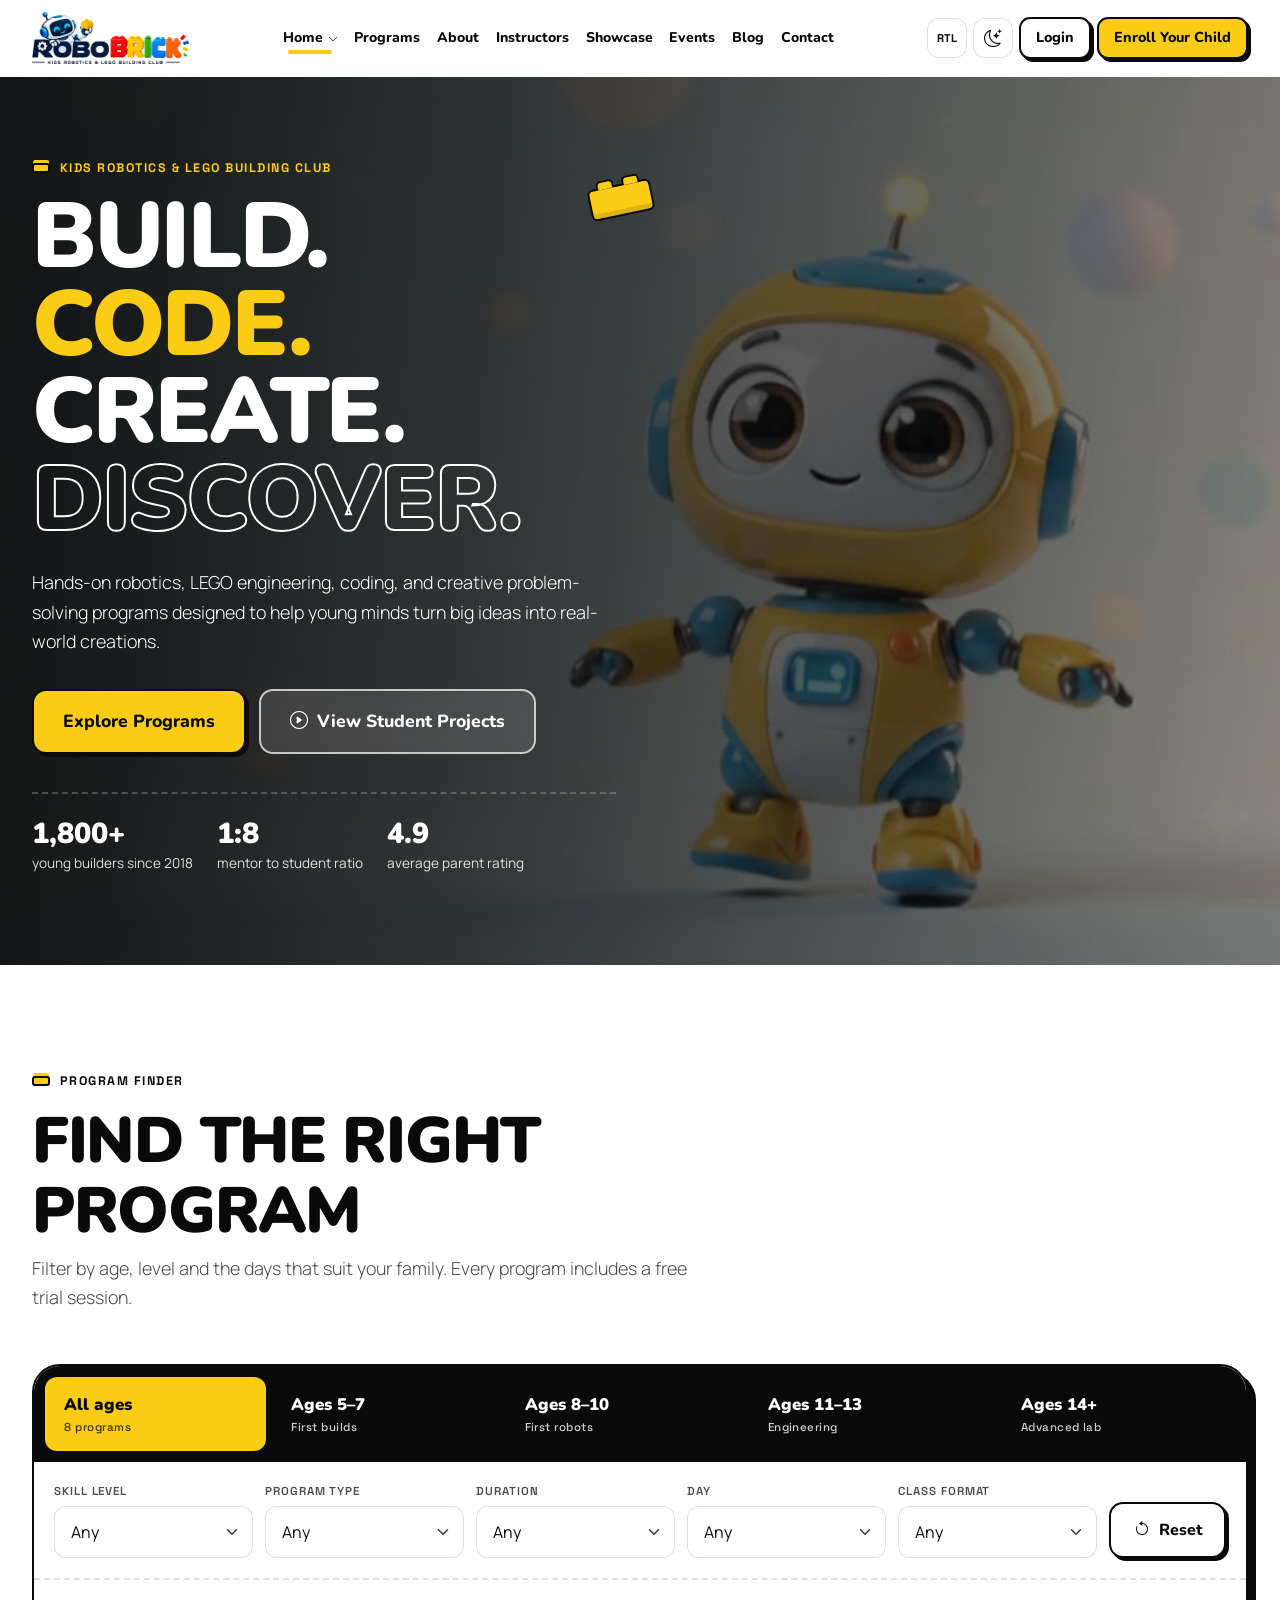
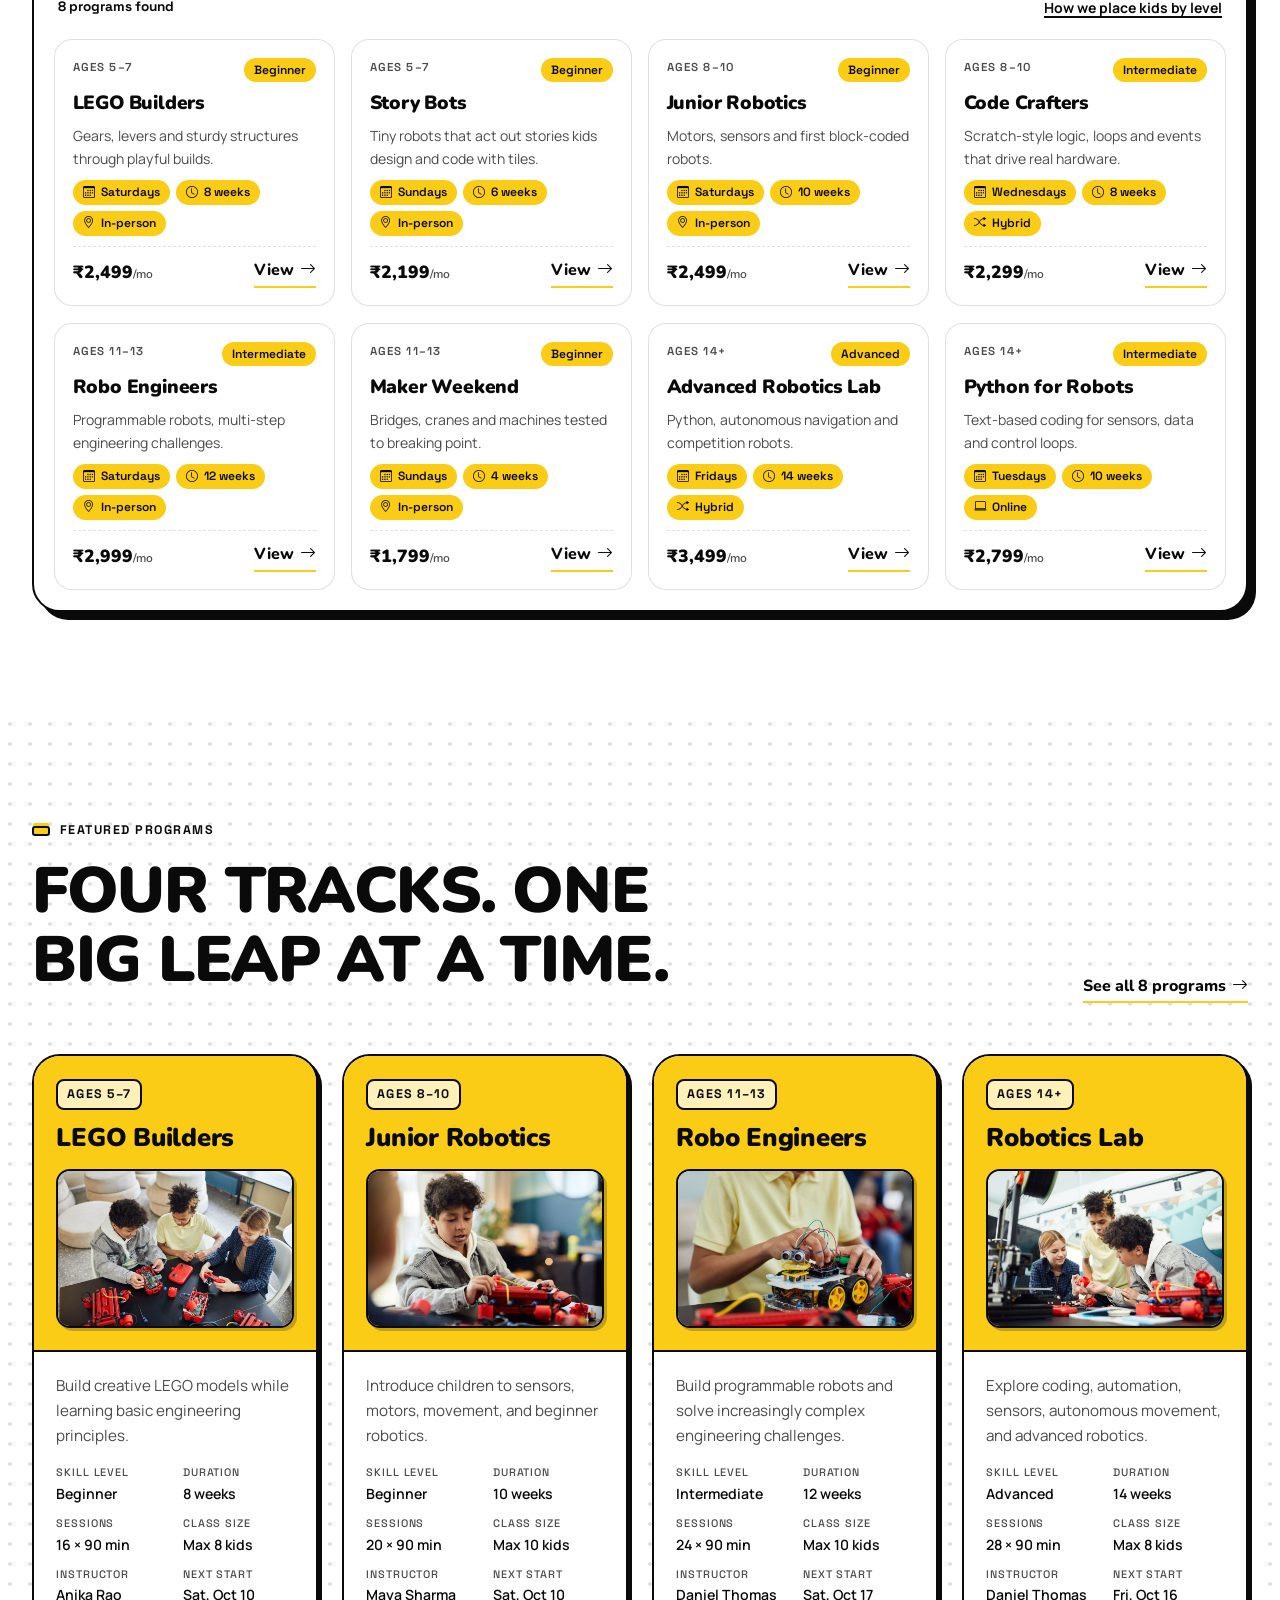
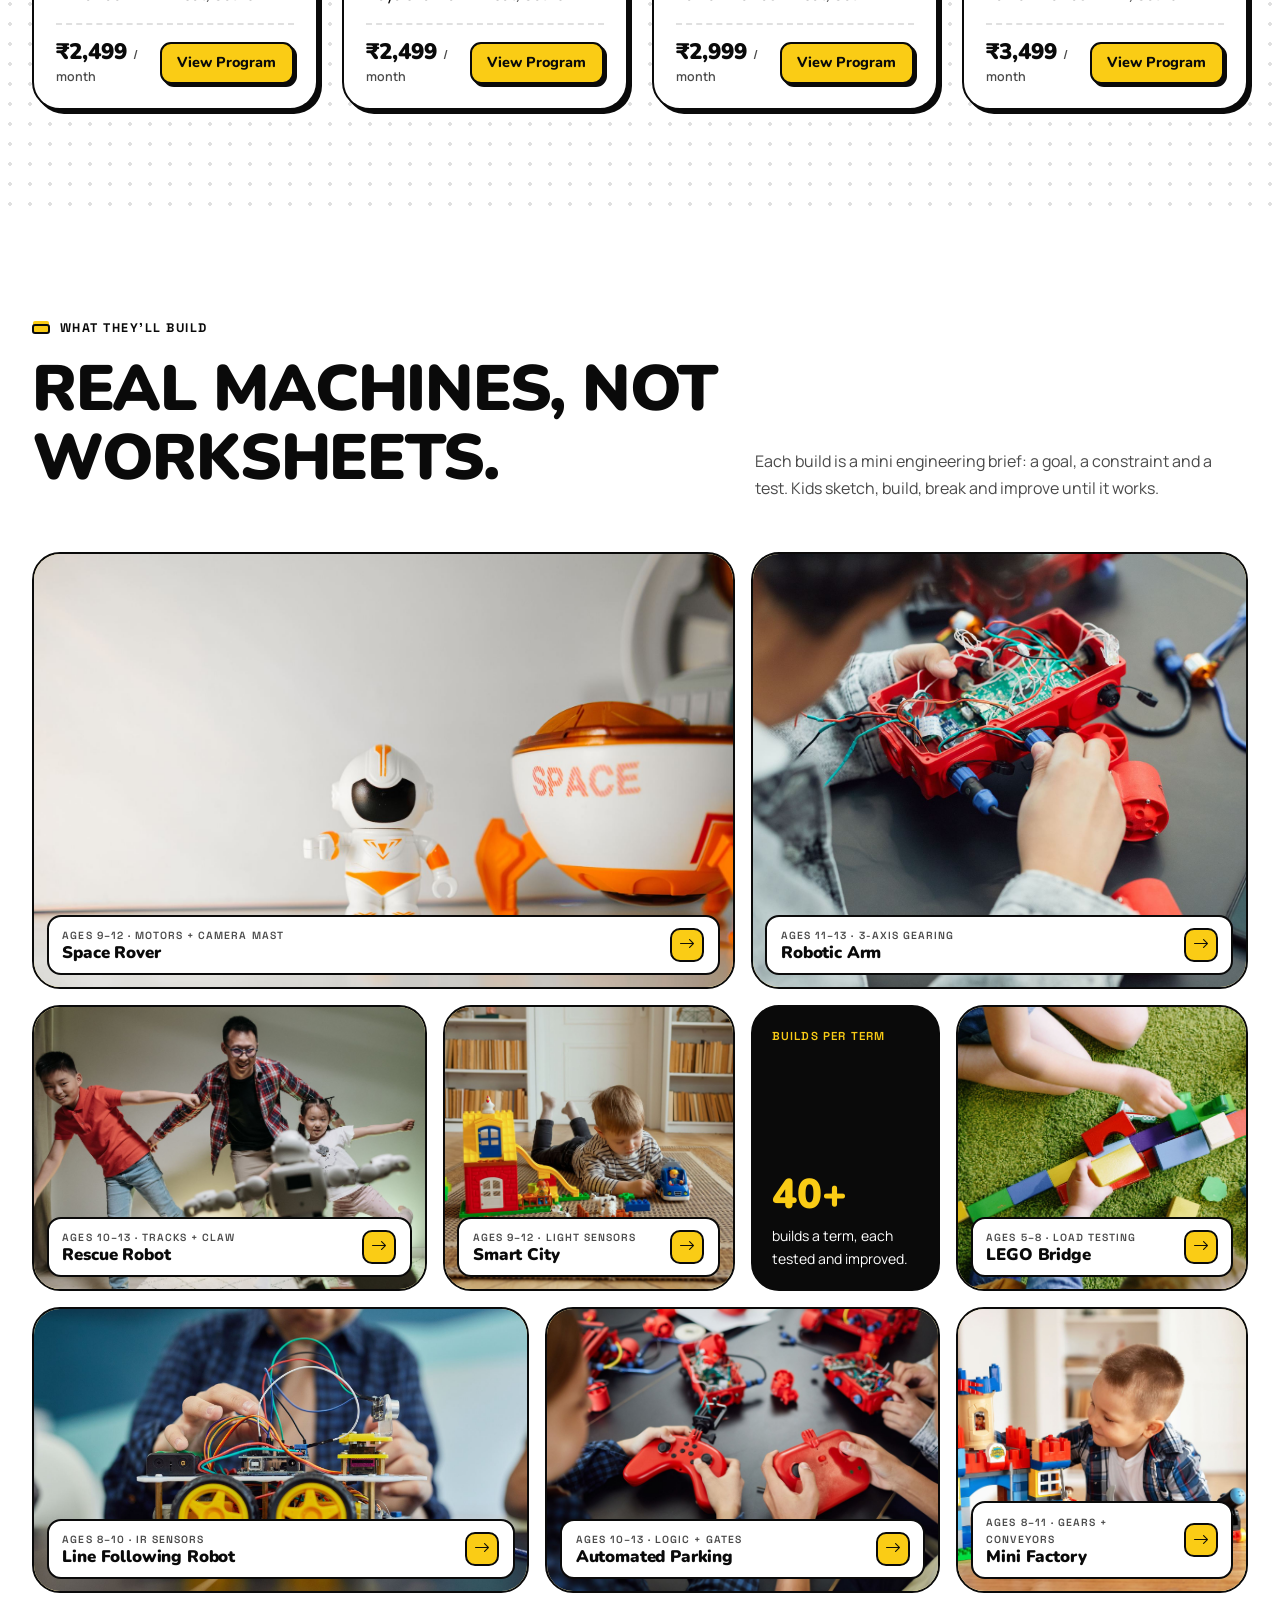
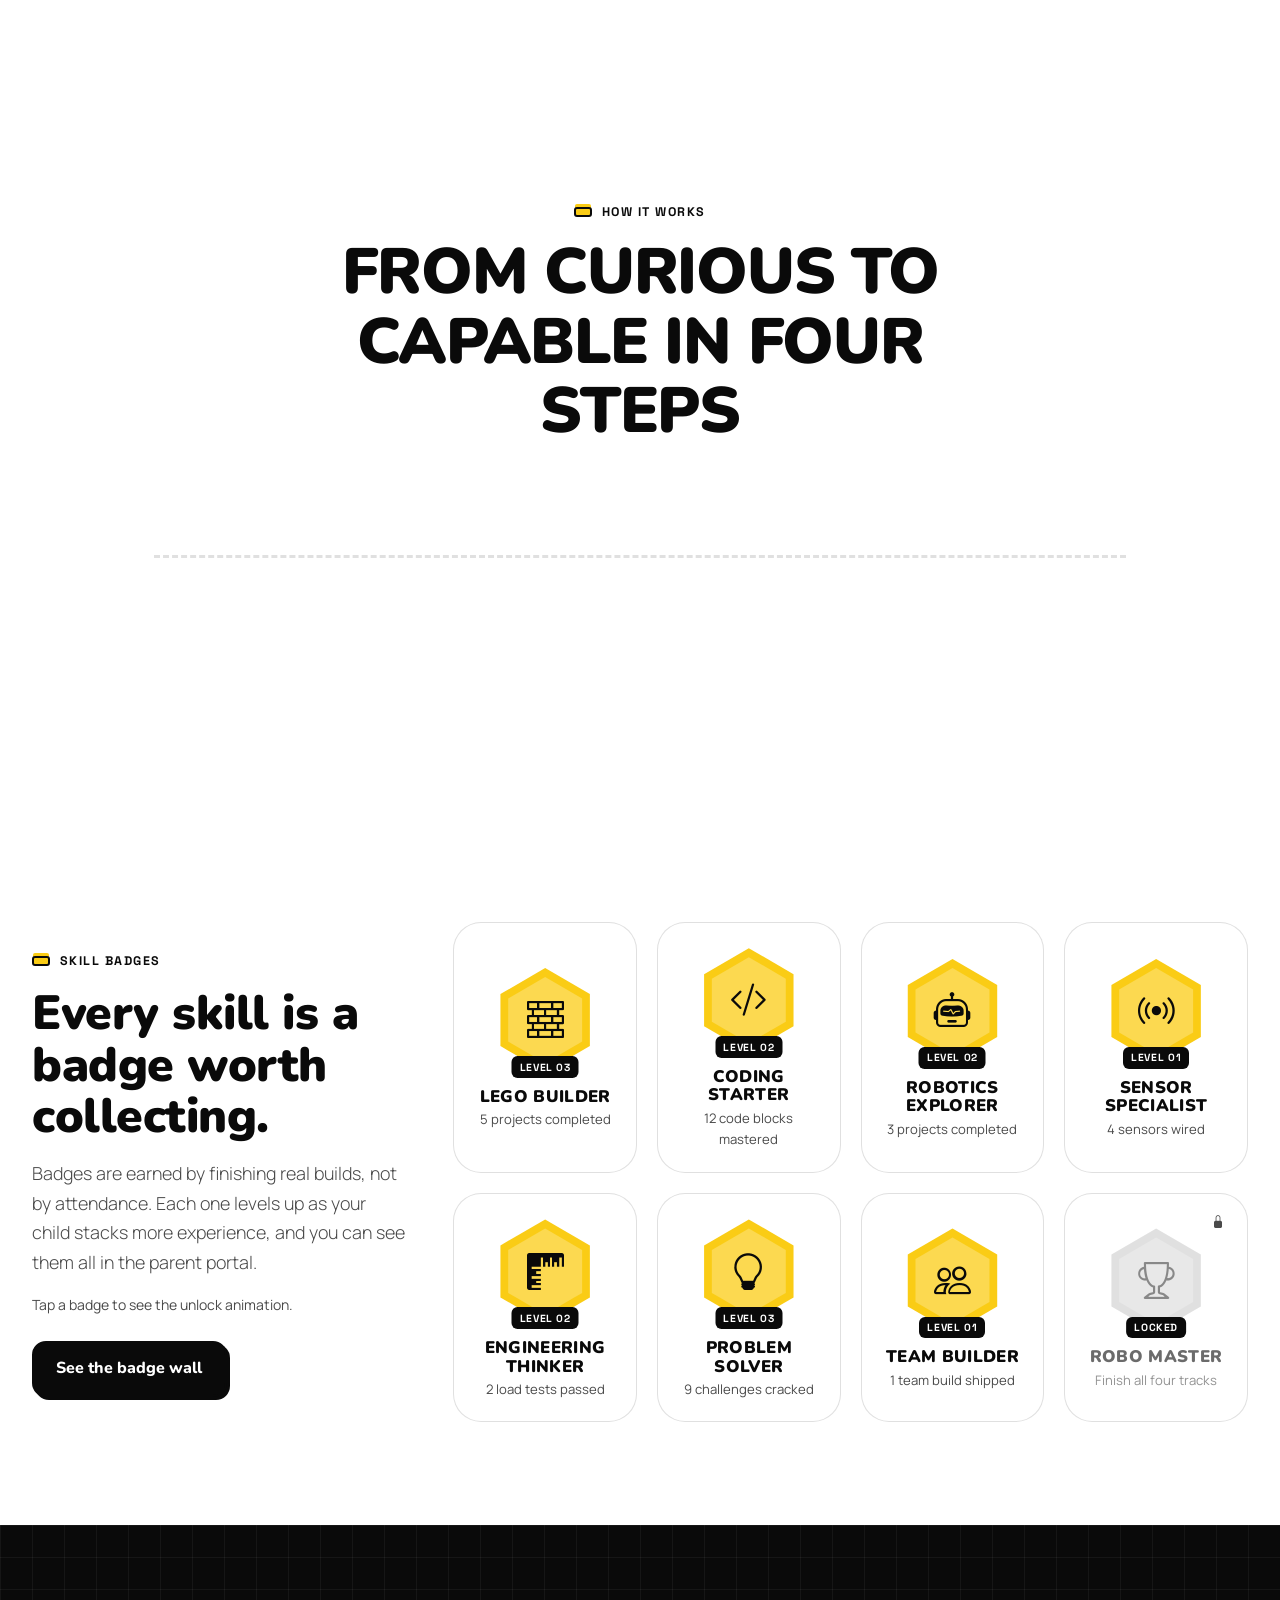
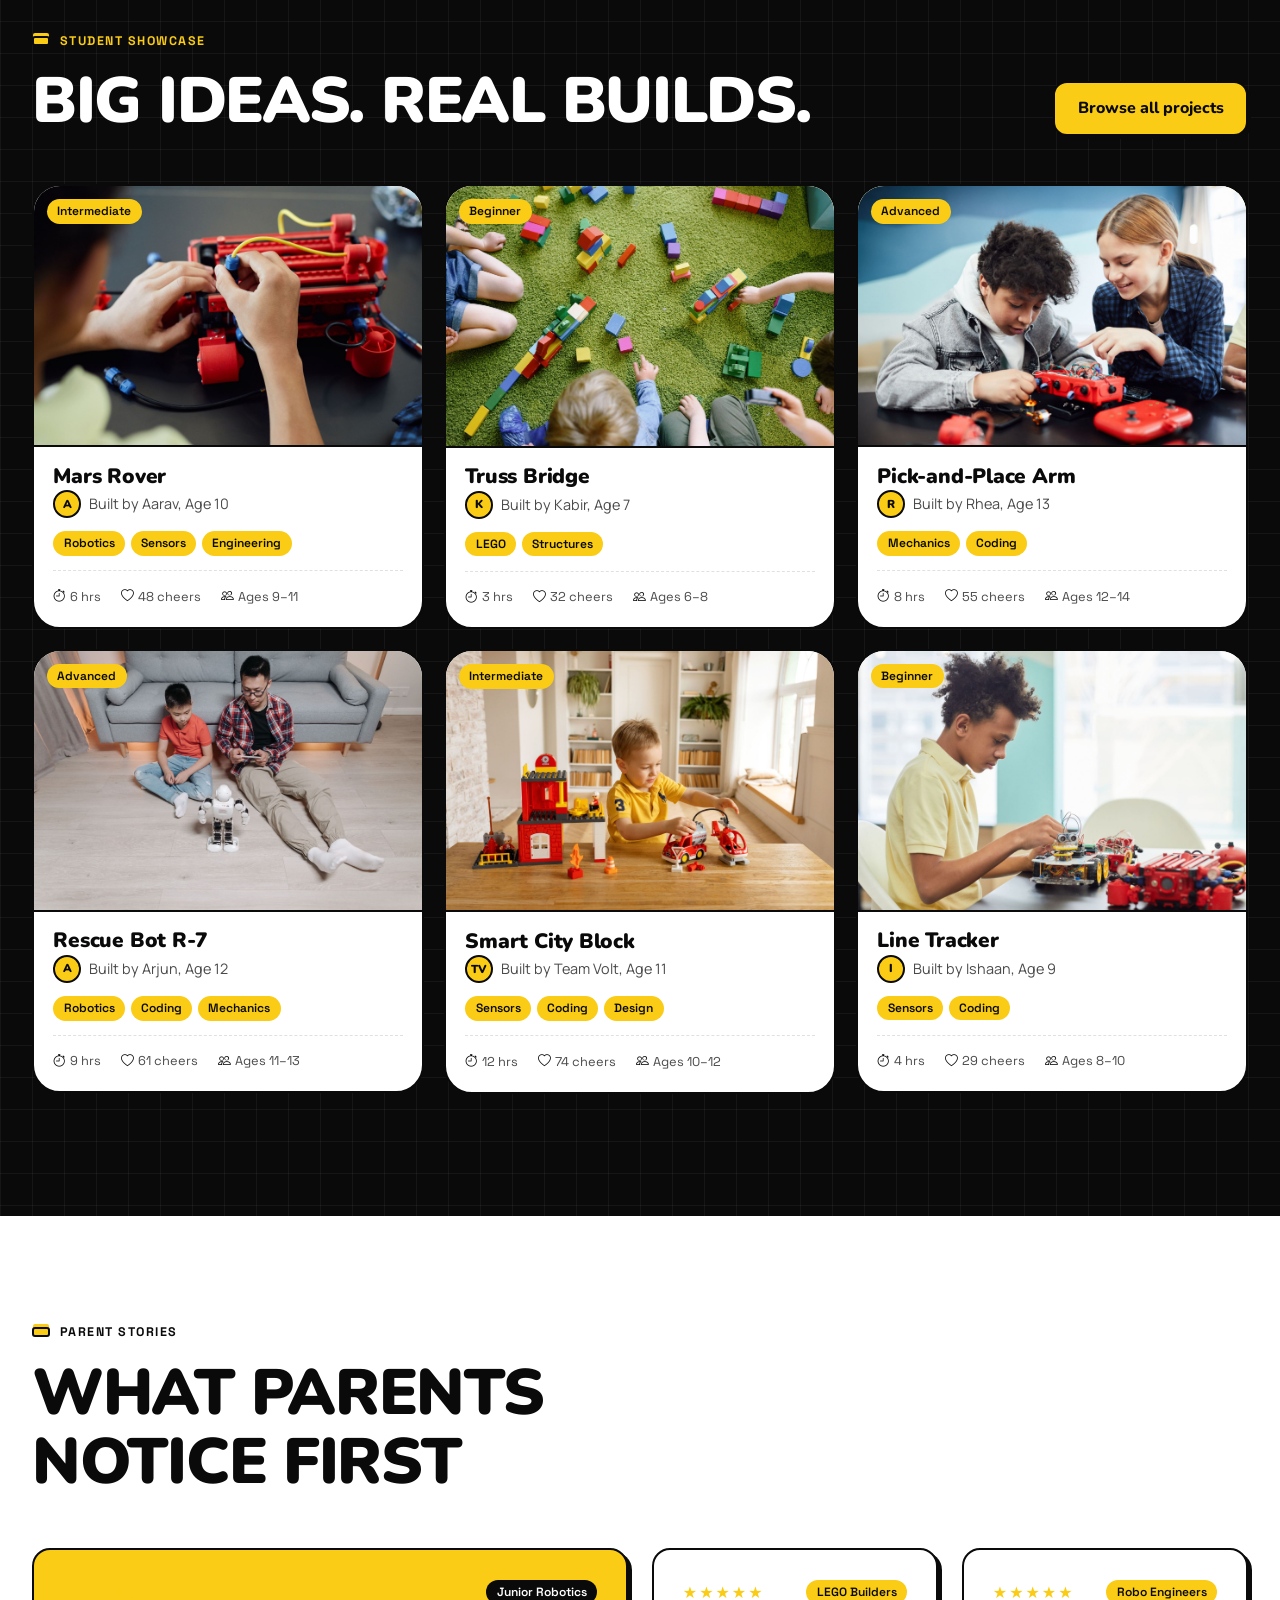
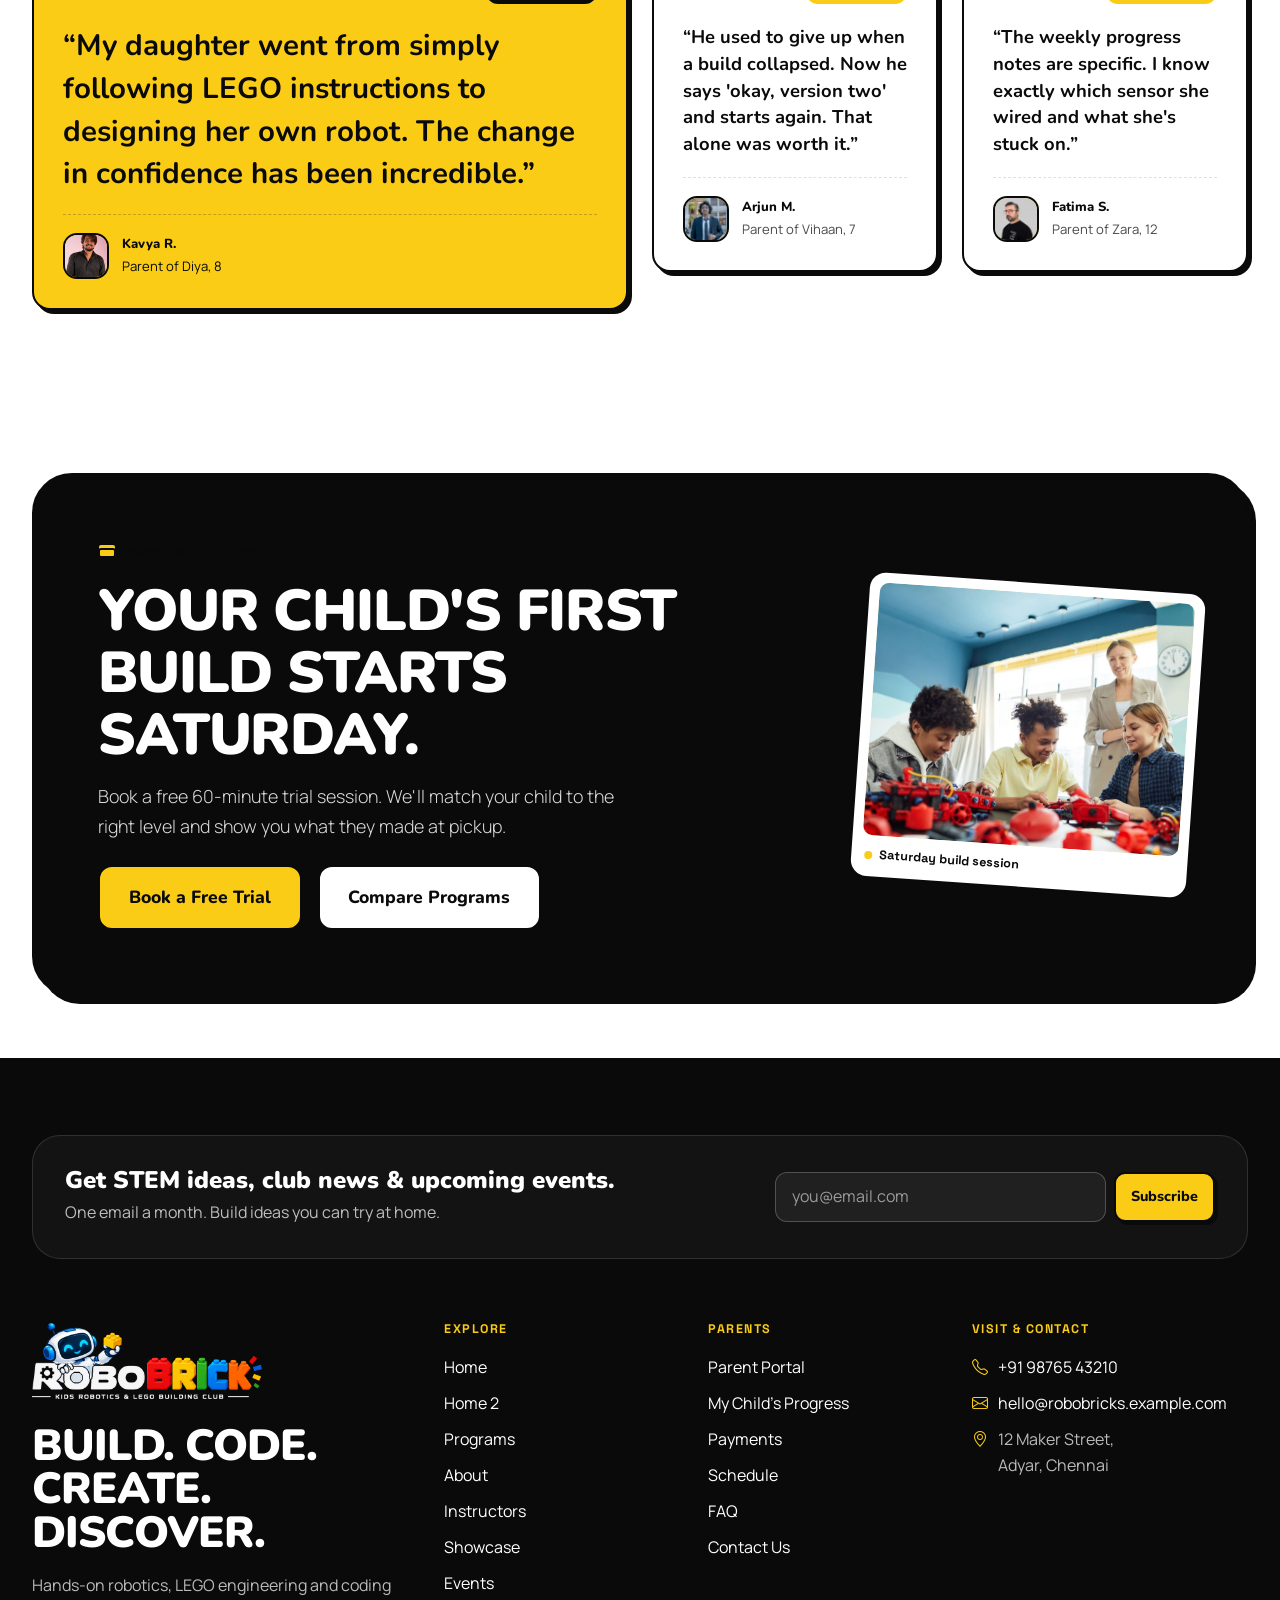
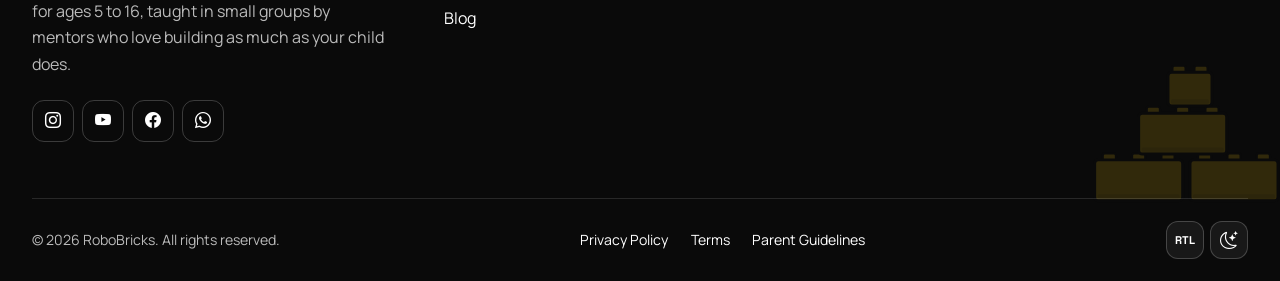
<file: pages/index.html>
<!DOCTYPE html>
<html lang="en" dir="ltr" data-bs-theme="light">
<head>
<meta charset="utf-8">
<meta name="viewport" content="width=device-width, initial-scale=1">
<title>RoboBricks — Kids Robotics & LEGO Building Club</title>
<meta name="description" content="Hands-on robotics, LEGO engineering and coding programs for ages 5–16. Small groups, expert mentors and progress you can see.">
<meta name="theme-color" content="#FACC15">
<link rel="canonical" href="https://robobricks.example.com/pages/index.html">
<meta property="og:type" content="website">
<meta property="og:site_name" content="RoboBricks">
<meta property="og:title" content="RoboBricks — Kids Robotics & LEGO Building Club">
<meta property="og:description" content="Hands-on robotics, LEGO engineering and coding programs for ages 5–16. Small groups, expert mentors and progress you can see.">
<meta property="og:url" content="https://robobricks.example.com/pages/index.html">
<meta property="og:image" content="https://robobricks.example.com/assets/img/hero-lab-bg.jpg">
<meta name="twitter:card" content="summary_large_image">

<link rel="icon" href="../assets/img/favicon.svg" type="image/svg+xml">
<link rel="preconnect" href="https://fonts.googleapis.com">
<link rel="preconnect" href="https://fonts.gstatic.com" crossorigin>
<link href="https://fonts.googleapis.com/css2?family=Manrope:wght@400;500;600;700&family=Nunito:wght@700;800;900&family=Space+Grotesk:wght@500;600;700&display=swap" rel="stylesheet">
<link id="bs-css" rel="stylesheet" href="https://cdn.jsdelivr.net/npm/bootstrap@5.3.3/dist/css/bootstrap.min.css">
<script>(function(){try{var d=document.documentElement,t=localStorage.getItem('robotics-theme'),r=localStorage.getItem('robotics-dir');if(t)d.setAttribute('data-bs-theme',t);if(r==='rtl'){d.setAttribute('dir','rtl');var l=document.getElementById('bs-css');if(l)l.href=l.href.replace('bootstrap.min.css','bootstrap.rtl.min.css');}}catch(e){}})();</script>
<link rel="stylesheet" href="https://cdn.jsdelivr.net/npm/bootstrap-icons@1.11.3/font/bootstrap-icons.min.css">
<link rel="stylesheet" href="../assets/css/style.css">

<link rel="stylesheet" href="../assets/css/rtl.css">

<script type="application/ld+json">{"@context": "https://schema.org", "@type": "EducationalOrganization", "name": "RoboBricks", "description": "Kids robotics, LEGO engineering and coding club for ages 5 to 16.", "url": "https://robobricks.example.com", "logo": "https://robobricks.example.com/assets/img/logo.png", "telephone": "+91 98765 43210", "email": "hello@robobricks.example.com", "address": {"@type": "PostalAddress", "streetAddress": "12 Maker Street, Adyar", "addressLocality": "Chennai", "postalCode": "600020", "addressCountry": "IN"}, "sameAs": ["https://instagram.com/", "https://youtube.com/"]}</script><script type="application/ld+json">{"@context": "https://schema.org", "@type": "WebSite", "name": "RoboBricks", "url": "https://robobricks.example.com"}</script>
</head>
<body class="">
<a class="skip-link" href="#main">Skip to content</a>
<header class="rb-header">
  <div class="container-rb bar">
    <a class="rb-logo " href="index.html" aria-label="RoboBricks home"><picture class="logo-light"><source srcset="../assets/img/logo.webp" type="image/webp"><img class="rb-logo-img" src="../assets/img/logo.png" alt="RoboBricks – Kids Robotics &amp; LEGO Building Club" width="720" height="238"></picture><picture class="logo-dark"><source srcset="../assets/img/logo-dark.webp" type="image/webp"><img class="rb-logo-img" src="../assets/img/logo-dark.png" alt="RoboBricks – Kids Robotics &amp; LEGO Building Club" width="720" height="238"></picture></a>
    <nav aria-label="Primary"><ul class="rb-nav"><li class="nav-drop dropdown"><a href="index.html" role="button" data-bs-toggle="dropdown" aria-expanded="false" aria-haspopup="true" aria-current="page">Home<i class="bi bi-chevron-down" aria-hidden="true"></i></a><ul class="dropdown-menu"><li><a class="dropdown-item" href="index.html" aria-current="page">Home 1</a></li><li><a class="dropdown-item" href="home-2.html">Home 2</a></li></ul></li><li><a href="programs.html">Programs</a></li><li><a href="about.html">About</a></li><li><a href="instructors.html">Instructors</a></li><li><a href="showcase.html">Showcase</a></li><li><a href="events.html">Events</a></li><li><a href="blog.html">Blog</a></li><li><a href="contact.html">Contact</a></li></ul></nav>
    <div class="actions">
      <button type="button" class="icon-btn hide-mobile" data-dir-toggle aria-pressed="false" title="Toggle text direction"><span class="font-tech fw-bold u-fs-70" data-dir-label>RTL</span></button>
<button type="button" class="icon-btn" data-theme-toggle aria-pressed="false" aria-label="Switch to dark mode"><i class="bi bi-moon-stars theme-icon-light" aria-hidden="true"></i><i class="bi bi-sun theme-icon-dark" aria-hidden="true"></i></button>
      <a class="btn-rb btn-ghost btn-sm portal-btn hide-xs" href="login.html">Login</a>
      <a class="btn-rb btn-sm hide-xs" href="register.html">Enroll Your Child</a>
      <button class="icon-btn menu-toggle" type="button" data-bs-toggle="offcanvas" data-bs-target="#mobileNav" aria-controls="mobileNav" aria-label="Open menu"><i class="bi bi-list fs-4" aria-hidden="true"></i></button>
    </div>
  </div>
</header>
<div class="offcanvas offcanvas-end rb-offcanvas" tabindex="-1" id="mobileNav" aria-labelledby="mobileNavLabel">
  <div class="offcanvas-header">
    <h2 class="visually-hidden" id="mobileNavLabel">Menu</h2>
    <a class="rb-logo " href="index.html" aria-label="RoboBricks home"><picture class="logo-light"><source srcset="../assets/img/logo.webp" type="image/webp"><img class="rb-logo-img" src="../assets/img/logo.png" alt="RoboBricks – Kids Robotics &amp; LEGO Building Club" width="720" height="238"></picture><picture class="logo-dark"><source srcset="../assets/img/logo-dark.webp" type="image/webp"><img class="rb-logo-img" src="../assets/img/logo-dark.png" alt="RoboBricks – Kids Robotics &amp; LEGO Building Club" width="720" height="238"></picture></a>
    <button type="button" class="icon-btn" data-bs-dismiss="offcanvas" aria-label="Close menu"><i class="bi bi-x-lg" aria-hidden="true"></i></button>
  </div>
  <div class="offcanvas-body d-flex flex-column gap-4">
    <nav aria-label="Mobile"><ul class="mobile-nav"><li><a href="index.html" aria-current="page">Home<i class="bi bi-arrow-right" aria-hidden="true"></i></a></li><li><a href="home-2.html">Home 2<i class="bi bi-arrow-right" aria-hidden="true"></i></a></li><li><a href="programs.html">Programs<i class="bi bi-arrow-right" aria-hidden="true"></i></a></li><li><a href="about.html">About<i class="bi bi-arrow-right" aria-hidden="true"></i></a></li><li><a href="instructors.html">Instructors<i class="bi bi-arrow-right" aria-hidden="true"></i></a></li><li><a href="showcase.html">Showcase<i class="bi bi-arrow-right" aria-hidden="true"></i></a></li><li><a href="events.html">Events<i class="bi bi-arrow-right" aria-hidden="true"></i></a></li><li><a href="blog.html">Blog<i class="bi bi-arrow-right" aria-hidden="true"></i></a></li><li><a href="contact.html">Contact<i class="bi bi-arrow-right" aria-hidden="true"></i></a></li></ul></nav>
    <div class="d-grid gap-2 offcanvas-ctas">
      <a class="btn-rb btn-lg" href="register.html">Enroll Your Child</a>
      <a class="btn-rb btn-ghost" href="login.html"><i class="bi bi-person-circle" aria-hidden="true"></i>Parent Portal</a>
    </div>
    <div class="d-flex gap-2 align-items-center mt-auto"><span class="small me-auto">Display</span><button type="button" class="icon-btn " data-dir-toggle aria-pressed="false" title="Toggle text direction"><span class="font-tech fw-bold u-fs-70" data-dir-label>RTL</span></button>
<button type="button" class="icon-btn" data-theme-toggle aria-pressed="false" aria-label="Switch to dark mode"><i class="bi bi-moon-stars theme-icon-light" aria-hidden="true"></i><i class="bi bi-sun theme-icon-dark" aria-hidden="true"></i></button></div>
  </div>
</div>
<main id="main">

<section class="hero-1 hero-bgvideo">
  <video class="hero-bg-video" autoplay muted loop playsinline preload="auto" poster="../assets/img/hero-robot-poster.jpg" aria-hidden="true" tabindex="-1"><source src="../assets/video/hero-robot.mp4" type="video/mp4"></video>
  <div class="hero-bg-scrim" aria-hidden="true"></div>
  <span class="brick-deco brick-orange d-none d-xl-block u-deco-pos-1" aria-hidden="true"></span>
  <div class="container-rb">
    <div class="row align-items-center g-5">
      <div class="col-lg-6 hero-copy">
        <span class="eyebrow">Kids Robotics &amp; LEGO Building Club</span>
        <h1 class="display-hero"><span class="word">Build.</span><span class="word">Code.</span><span class="word">Create.</span><span class="word">Discover.</span></h1>
        <p class="lead mt-4">Hands-on robotics, LEGO engineering, coding, and creative problem-solving programs designed to help young minds turn big ideas into real-world creations.</p>
        <div class="hero-actions"><a class="btn-rb btn-lg" href="programs.html">Explore Programs</a><a class="btn-rb btn-ghost btn-lg" href="showcase.html"><i class="bi bi-play-circle" aria-hidden="true"></i>View Student Projects</a></div>
        <div class="hero-trust">
          <div><strong data-count="1800" data-suffix="+">0</strong><span>young builders since 2018</span></div>
          <div><strong>1:8</strong><span>mentor to student ratio</span></div>
          <div><strong data-count="4.9">0</strong><span>average parent rating</span></div>
        </div>
      </div>
    </div>
  </div>
</section>

<section class="section" id="finder">
  <div class="container-rb">
    <div class="section-head"><span class="eyebrow">Program finder</span><h2 class="display-1x">Find the right program</h2><p class="lead">Filter by age, level and the days that suit your family. Every program includes a free trial session.</p></div>
    <div class="finder rb-form" data-finder data-base="">
  <div class="finder-tabs" role="tablist" aria-label="Filter by age group"><button type="button" role="tab" class="finder-tab" data-age="all" aria-selected="true" tabindex="0">All ages<small>8 programs</small></button><button type="button" role="tab" class="finder-tab" data-age="5-7" aria-selected="false" tabindex="-1">Ages 5–7<small>First builds</small></button><button type="button" role="tab" class="finder-tab" data-age="8-10" aria-selected="false" tabindex="-1">Ages 8–10<small>First robots</small></button><button type="button" role="tab" class="finder-tab" data-age="11-13" aria-selected="false" tabindex="-1">Ages 11–13<small>Engineering</small></button><button type="button" role="tab" class="finder-tab" data-age="14+" aria-selected="false" tabindex="-1">Ages 14+<small>Advanced lab</small></button></div>
  <div class="finder-filters">
    <div><label for="f-level">Skill level</label><select id="f-level" class="form-select rb-input" data-f="level"><option value="all">Any</option><option value="Beginner">Beginner</option><option value="Intermediate">Intermediate</option><option value="Advanced">Advanced</option></select></div>
    <div><label for="f-type">Program type</label><select id="f-type" class="form-select rb-input" data-f="type"><option value="all">Any</option><option value="Robotics">Robotics</option><option value="LEGO Engineering">LEGO Engineering</option><option value="Coding">Coding</option></select></div>
    <div><label for="f-duration">Duration</label><select id="f-duration" class="form-select rb-input" data-f="duration"><option value="all">Any</option><option value="short">Up to 6 weeks</option><option value="mid">7–10 weeks</option><option value="long">11+ weeks</option></select></div>
    <div><label for="f-day">Day</label><select id="f-day" class="form-select rb-input" data-f="day"><option value="all">Any</option><option value="Tuesday">Tuesday</option><option value="Wednesday">Wednesday</option><option value="Friday">Friday</option><option value="Saturday">Saturday</option><option value="Sunday">Sunday</option></select></div>
    <div><label for="f-format">Class format</label><select id="f-format" class="form-select rb-input" data-f="format"><option value="all">Any</option><option value="In-person">In-person</option><option value="Hybrid">Hybrid</option><option value="Online">Online</option></select></div>
    <button type="button" class="btn-rb btn-ghost" data-finder-reset><i class="bi bi-arrow-counterclockwise" aria-hidden="true"></i>Reset</button>
  </div>
  <div class="px-4 pt-3 d-flex justify-content-between align-items-center"><span class="finder-count text-ink fw-bold" data-finder-count aria-live="polite"></span><a class="small fw-bold" href="faq.html#levels">How we place kids by level</a></div>
  <div class="finder-results" data-finder-results></div>
</div>
  </div>
</section>

<section class="section bg-alt dots">
  <div class="container-rb">
    <div class="d-flex flex-wrap justify-content-between align-items-end gap-3 section-head u-mw-none">
      <div class="u-mw-640"><span class="eyebrow">Featured programs</span><h2 class="display-1x">Four tracks. One big leap at a time.</h2></div>
      <a class="btn-link-rb" href="programs.html">See all 8 programs <i class="bi bi-arrow-right" aria-hidden="true"></i></a>
    </div>
    <div class="row g-4"><div class="col-md-6 col-xl-3" data-reveal><article class="prog-card accent-yellow">
  <div class="band dots">
    <span class="age">Ages 5–7</span>
    <h3>LEGO Builders</h3>
    <img src="../assets/img/Little Builders.jpg" data-fallback="../assets/img/build-bridge.svg" alt="" width="800" height="600" loading="lazy">
  </div>
  <div class="body">
    <p>Build creative LEGO models while learning basic engineering principles.</p>
    <ul class="spec-list">
      <li><span>Skill level</span>Beginner</li>
      <li><span>Duration</span>8 weeks</li>
      <li><span>Sessions</span>16 × 90 min</li>
      <li><span>Class size</span>Max 8 kids</li>
      <li><span>Instructor</span>Anika Rao</li>
      <li><span>Next start</span>Sat, Oct 10</li>
    </ul>
    <div class="foot">
      <div class="price">₹2,499 <small>/ month</small></div>
      <a class="btn-rb btn-sm" href="program-details.html?p=lego-builders" aria-label="View LEGO Builders program">View Program</a>
    </div>
  </div>
</article></div><div class="col-md-6 col-xl-3" data-reveal><article class="prog-card accent-blue">
  <div class="band dots">
    <span class="age">Ages 8–10</span>
    <h3>Junior Robotics</h3>
    <img src="../assets/img/first robot.jpg" data-fallback="../assets/img/build-line-robot.svg" alt="" width="800" height="600" loading="lazy">
  </div>
  <div class="body">
    <p>Introduce children to sensors, motors, movement, and beginner robotics.</p>
    <ul class="spec-list">
      <li><span>Skill level</span>Beginner</li>
      <li><span>Duration</span>10 weeks</li>
      <li><span>Sessions</span>20 × 90 min</li>
      <li><span>Class size</span>Max 10 kids</li>
      <li><span>Instructor</span>Maya Sharma</li>
      <li><span>Next start</span>Sat, Oct 10</li>
    </ul>
    <div class="foot">
      <div class="price">₹2,499 <small>/ month</small></div>
      <a class="btn-rb btn-sm" href="program-details.html?p=junior-robotics" aria-label="View Junior Robotics program">View Program</a>
    </div>
  </div>
</article></div><div class="col-md-6 col-xl-3" data-reveal><article class="prog-card accent-orange">
  <div class="band dots">
    <span class="age">Ages 11–13</span>
    <h3>Robo Engineers</h3>
    <img src="../assets/img/engineers.jpg" data-fallback="../assets/img/build-robotic-arm.svg" alt="" width="800" height="600" loading="lazy">
  </div>
  <div class="body">
    <p>Build programmable robots and solve increasingly complex engineering challenges.</p>
    <ul class="spec-list">
      <li><span>Skill level</span>Intermediate</li>
      <li><span>Duration</span>12 weeks</li>
      <li><span>Sessions</span>24 × 90 min</li>
      <li><span>Class size</span>Max 10 kids</li>
      <li><span>Instructor</span>Daniel Thomas</li>
      <li><span>Next start</span>Sat, Oct 17</li>
    </ul>
    <div class="foot">
      <div class="price">₹2,999 <small>/ month</small></div>
      <a class="btn-rb btn-sm" href="program-details.html?p=robo-engineers" aria-label="View Robo Engineers program">View Program</a>
    </div>
  </div>
</article></div><div class="col-md-6 col-xl-3" data-reveal><article class="prog-card accent-mint">
  <div class="band dots">
    <span class="age">Ages 14+</span>
    <h3>Robotics Lab</h3>
    <img src="../assets/img/advanced lab.jpg" data-fallback="../assets/img/build-rover.svg" alt="" width="800" height="600" loading="lazy">
  </div>
  <div class="body">
    <p>Explore coding, automation, sensors, autonomous movement, and advanced robotics.</p>
    <ul class="spec-list">
      <li><span>Skill level</span>Advanced</li>
      <li><span>Duration</span>14 weeks</li>
      <li><span>Sessions</span>28 × 90 min</li>
      <li><span>Class size</span>Max 8 kids</li>
      <li><span>Instructor</span>Daniel Thomas</li>
      <li><span>Next start</span>Fri, Oct 16</li>
    </ul>
    <div class="foot">
      <div class="price">₹3,499 <small>/ month</small></div>
      <a class="btn-rb btn-sm" href="program-details.html?p=advanced-lab" aria-label="View Advanced Robotics Lab program">View Program</a>
    </div>
  </div>
</article></div></div>
  </div>
</section>

<section class="section">
  <div class="container-rb">
    <div class="row g-4 align-items-end section-head u-mw-none">
      <div class="col-lg-7"><span class="eyebrow">What they'll build</span><h2 class="display-1x">Real machines, not worksheets.</h2></div>
      <div class="col-lg-5"><p class="mb-0">Each build is a mini engineering brief: a goal, a constraint and a test. Kids sketch, build, break and improve until it works.</p></div>
    </div>
    <div class="builds-grid"><a class="build-tile bt-a" href="showcase.html"><img src="../assets/img/space rover.jpg" data-fallback="" alt="Space Rover project" width="800" height="600" loading="lazy">
<span class="cap"><span><span class="tech-label d-block">Ages 9–12 · Motors + camera mast</span><h3>Space Rover</h3></span><span class="go" aria-hidden="true"><i class="bi bi-arrow-right"></i></span></span>
</a><a class="build-tile bt-b" href="showcase.html"><img src="../assets/img/robotic arm.jpg" data-fallback="../assets/img/build-robotic-arm.svg" alt="Robotic Arm project" width="800" height="600" loading="lazy">
<span class="cap"><span><span class="tech-label d-block">Ages 11–13 · 3-axis gearing</span><h3>Robotic Arm</h3></span><span class="go" aria-hidden="true">
  <i class="bi bi-arrow-right"></i></span>
</span></a><a class="build-tile bt-c" href="showcase.html">
  <img src="../assets/img/rescue robot.jpg" data-fallback="" alt="Rescue Robot project" width="800" height="600" loading="lazy">
<span class="cap"><span><span class="tech-label d-block">Ages 10–13 · Tracks + claw</span><h3>Rescue Robot</h3></span>
<span class="go" aria-hidden="true"><i class="bi bi-arrow-right"></i></span></span>
</a><a class="build-tile bt-d" href="showcase.html"><img src="../assets/img/smart city.jpg" data-fallback="" alt="Smart City project" width="800" height="600" loading="lazy">
<span class="cap"><span><span class="tech-label d-block">Ages 9–12 · Light sensors</span><h3>Smart City</h3></span>
<span class="go" aria-hidden="true"><i class="bi bi-arrow-right"></i></span>
</span></a><div class="note-tile bt-note"><span class="tech-label u-c-yellow">Builds per term</span><div>
  <strong data-count="40" data-suffix="+">0</strong>
  <p class="mb-0 mt-2 small">builds a term, each tested and improved.</p>
</div></div><a class="build-tile bt-e" href="showcase.html">
  <img src="../assets/img/lego bridge.jpg" data-fallback="../assets/img/build-bridge.svg" alt="LEGO Bridge project" width="800" height="600" loading="lazy">
<span class="cap"><span><span class="tech-label d-block">Ages 5–8 · Load testing</span><h3>LEGO Bridge</h3></span><span class="go" aria-hidden="true">
  <i class="bi bi-arrow-right"></i></span></span></a><a class="build-tile bt-f" href="showcase.html">
    <img src="../assets/img/line following robot.jpg" data-fallback="" alt="Line Following Robot project" width="800" height="600" loading="lazy">
<span class="cap"><span><span class="tech-label d-block">Ages 8–10 · IR sensors</span>
<h3>Line Following Robot</h3></span><span class="go" aria-hidden="true"><i class="bi bi-arrow-right"></i>
</span></span></a><a class="build-tile bt-g" href="showcase.html">
  <img src="../assets/img/automated parking.jpg" data-fallback="../assets/img/build-parking.svg" alt="Automated Parking project" width="800" height="600" loading="lazy">
<span class="cap"><span><span class="tech-label d-block">Ages 10–13 · Logic + gates</span><h3>Automated Parking</h3></span><span class="go" aria-hidden="true"><i class="bi bi-arrow-right"></i></span></span></a><a class="build-tile bt-h" href="showcase.html"><img src="../assets/img/mini factory.jpg" data-fallback="../assets/img/build-factory.svg" alt="Mini Factory project" width="800" height="600" loading="lazy">
<span class="cap"><span><span class="tech-label d-block">Ages 8–11 · Gears + conveyors</span><h3>Mini Factory</h3></span><span class="go" aria-hidden="true"><i class="bi bi-arrow-right"></i></span></span></a></div>
  </div>
</section>

<section class="section bg-alt">
  <div class="container-rb">
    <div class="section-head center"><span class="eyebrow">How it works</span><h2 class="display-1x">From curious to capable in four steps</h2></div>
    <div class="steps"><div class="step" data-reveal><div class="step-num"><span class="b u-bg-yellow">01</span><i class="bi bi-search" aria-hidden="true"></i></div><div><h3>Choose a Program</h3><p class="mb-0">Find the right age and skill level with the program finder or a free trial.</p></div></div>
    <div class="step" data-reveal><div class="step-num">
      <span class="b u-bg-yellow">02</span><i class="bi bi-person-plus" aria-hidden="true"></i></div>
      <div><h3>Join the Club</h3>
        <p class="mb-0">Enroll online through the parent portal in under five minutes.</p></div>
      </div><div class="step" data-reveal><div class="step-num"><span class="b u-bg-yellow">03</span>
        <i class="bi bi-tools" aria-hidden="true"></i></div><div><h3>Build & Learn</h3>
          <p class="mb-0">Students attend hands-on sessions and complete a project every two  weeks.</p></div>
        </div><div class="step" data-reveal><div class="step-num"><span class="b u-bg-yellow">04</span><i class="bi bi-award" aria-hidden="true"></i></div><div><h3>Earn & Showcase</h3><p class="mb-0">Track progress, unlock skill badges, and showcase completed builds.</p></div></div></div>
  </div>
</section>

<section class="section">
  <div class="container-rb">
    <div class="row g-5 align-items-center">
      <div class="col-lg-4">
        <span class="eyebrow">Skill badges</span>
        <h2 class="display-2x">Every skill is a badge worth collecting.</h2>
        <p class="lead mt-3">Badges are earned by finishing real builds, not by attendance. Each one levels up as your child stacks more experience, and you can see them all in the parent portal.</p>
        <p class="small">Tap a badge to see the unlock animation.</p>
        <a class="btn-rb btn-blue mt-2" href="dashboard/badges.html">See the badge wall</a>
      </div>
      <div class="col-lg-8"><div class="badge-wall"><button type="button" class="skill-badge"  aria-label="LEGO Builder badge, Level 03">
  <span class="shine"></span>
  <span class="medal medal-yellow"><i class="bi bi-bricks" aria-hidden="true"></i><span class="lvl">LEVEL 03</span></span>
  <h3>LEGO Builder</h3>
  <p>5 projects completed</p>
</button><button type="button" class="skill-badge"  aria-label="Coding Starter badge, Level 02">
  <span class="shine"></span>
  <span class="medal medal-blue"><i class="bi bi-code-slash" aria-hidden="true"></i><span class="lvl">LEVEL 02</span></span>
  <h3>Coding Starter</h3>
  <p>12 code blocks mastered</p>
</button><button type="button" class="skill-badge"  aria-label="Robotics Explorer badge, Level 02">
  <span class="shine"></span>
  <span class="medal medal-orange"><i class="bi bi-robot" aria-hidden="true"></i><span class="lvl">LEVEL 02</span></span>
  <h3>Robotics Explorer</h3>
  <p>3 projects completed</p>
</button><button type="button" class="skill-badge"  aria-label="Sensor Specialist badge, Level 01">
  <span class="shine"></span>
  <span class="medal medal-mint"><i class="bi bi-broadcast" aria-hidden="true"></i><span class="lvl">LEVEL 01</span></span>
  <h3>Sensor Specialist</h3>
  <p>4 sensors wired</p>
</button><button type="button" class="skill-badge"  aria-label="Engineering Thinker badge, Level 02">
  <span class="shine"></span>
  <span class="medal medal-sky"><i class="bi bi-rulers" aria-hidden="true"></i><span class="lvl">LEVEL 02</span></span>
  <h3>Engineering Thinker</h3>
  <p>2 load tests passed</p>
</button><button type="button" class="skill-badge"  aria-label="Problem Solver badge, Level 03">
  <span class="shine"></span>
  <span class="medal medal-yellow"><i class="bi bi-lightbulb" aria-hidden="true"></i><span class="lvl">LEVEL 03</span></span>
  <h3>Problem Solver</h3>
  <p>9 challenges cracked</p>
</button><button type="button" class="skill-badge"  aria-label="Team Builder badge, Level 01">
  <span class="shine"></span>
  <span class="medal medal-mint"><i class="bi bi-people" aria-hidden="true"></i><span class="lvl">LEVEL 01</span></span>
  <h3>Team Builder</h3>
  <p>1 team build shipped</p>
</button><button type="button" class="skill-badge is-locked"  aria-label="Robo Master badge, Locked, locked">
  <span class="shine"></span><span class="lock"><i class="bi bi-lock-fill" aria-hidden="true"></i></span>
  <span class="medal medal-navy"><i class="bi bi-trophy" aria-hidden="true"></i><span class="lvl">LOCKED</span></span>
  <h3>Robo Master</h3>
  <p>Finish all four tracks</p>
</button></div></div>
    </div>
  </div>
</section>

<section class="section bg-navy blueprint u-grid-light-05">
  <div class="container-rb">
    <div class="d-flex flex-wrap justify-content-between align-items-end gap-3 mb-5">
      <div><span class="eyebrow">Student showcase</span><h2 class="display-1x mb-0">Big ideas. Real builds.</h2></div>
      <a class="btn-rb" href="showcase.html">Browse all projects</a>
    </div>
    <div class="masonry"><article class="show-card" data-cat="robotics">
  <div class="media"><img src="../assets/img/mars hover.jpg" data-fallback="" alt="Mars Rover, built by Aarav" width="800" height="600" loading="lazy"><span class="chip chip-yellow diff">Intermediate</span></div>
  <div class="body">
    <h3>Mars Rover</h3>
    <div class="by"><span class="ava" aria-hidden="true">A</span>Built by Aarav, Age 10</div>
    <div class="skills"><span class="chip">Robotics</span><span class="chip">Sensors</span><span class="chip">Engineering</span></div>
    <div class="stats"><span><i class="bi bi-stopwatch" aria-hidden="true"></i>6 hrs</span><span><i class="bi bi-heart" aria-hidden="true"></i>48 cheers</span><span><i class="bi bi-people" aria-hidden="true"></i>Ages 9–11</span></div>
  </div>
</article><article class="show-card" data-cat="robotics coding">
  <div class="media"><img src="../assets/img/rescue bot r7.jpg" data-fallback="" alt="Rescue Bot R-7, built by Arjun" width="800" height="600" loading="lazy"><span class="chip chip-orange diff">Advanced</span></div>
  <div class="body">
    <h3>Rescue Bot R-7</h3>
    <div class="by"><span class="ava" aria-hidden="true">A</span>Built by Arjun, Age 12</div>
    <div class="skills"><span class="chip">Robotics</span><span class="chip">Coding</span><span class="chip">Mechanics</span></div>
    <div class="stats"><span><i class="bi bi-stopwatch" aria-hidden="true"></i>9 hrs</span><span><i class="bi bi-heart" aria-hidden="true"></i>61 cheers</span><span><i class="bi bi-people" aria-hidden="true"></i>Ages 11–13</span></div>
  </div>
</article><article class="show-card" data-cat="lego">
  <div class="media"><img src="../assets/img/truss bridge.jpg" data-fallback="" alt="Truss Bridge, built by Kabir" width="800" height="600" loading="lazy"><span class="chip chip-mint diff">Beginner</span></div>
  <div class="body">
    <h3>Truss Bridge</h3>
    <div class="by"><span class="ava" aria-hidden="true">K</span>Built by Kabir, Age 7</div>
    <div class="skills"><span class="chip">LEGO</span><span class="chip">Structures</span></div>
    <div class="stats"><span><i class="bi bi-stopwatch" aria-hidden="true"></i>3 hrs</span><span><i class="bi bi-heart" aria-hidden="true"></i>32 cheers</span><span><i class="bi bi-people" aria-hidden="true"></i>Ages 6–8</span></div>
  </div>
</article><article class="show-card" data-cat="coding lego">
  <div class="media"><img src="../assets/img/city main block.jpg" data-fallback="" alt="Smart City Block, built by Team Volt" width="800" height="600" loading="lazy"><span class="chip chip-yellow diff">Intermediate</span></div>
  <div class="body">
    <h3>Smart City Block</h3>
    <div class="by"><span class="ava" aria-hidden="true">TV</span>Built by Team Volt, Age 11</div>
    <div class="skills"><span class="chip">Sensors</span><span class="chip">Coding</span><span class="chip">Design</span></div>
    <div class="stats"><span><i class="bi bi-stopwatch" aria-hidden="true"></i>12 hrs</span><span><i class="bi bi-heart" aria-hidden="true"></i>74 cheers</span><span><i class="bi bi-people" aria-hidden="true"></i>Ages 10–12</span></div>
  </div>
</article><article class="show-card" data-cat="robotics">
  <div class="media"><img src="../assets/img/pick place arm.jpg" data-fallback="" alt="Pick-and-Place Arm, built by Rhea" width="800" height="600" loading="lazy"><span class="chip chip-orange diff">Advanced</span></div>
  <div class="body">
    <h3>Pick-and-Place Arm</h3>
    <div class="by"><span class="ava" aria-hidden="true">R</span>Built by Rhea, Age 13</div>
    <div class="skills"><span class="chip">Mechanics</span><span class="chip">Coding</span></div>
    <div class="stats"><span><i class="bi bi-stopwatch" aria-hidden="true"></i>8 hrs</span><span><i class="bi bi-heart" aria-hidden="true"></i>55 cheers</span><span><i class="bi bi-people" aria-hidden="true"></i>Ages 12–14</span></div>
  </div>
</article><article class="show-card" data-cat="coding robotics">
  <div class="media"><img src="../assets/img/line tracker.jpg" data-fallback="" alt="Line Tracker, built by Ishaan" width="800" height="600" loading="lazy"><span class="chip chip-mint diff">Beginner</span></div>
  <div class="body">
    <h3>Line Tracker</h3>
    <div class="by"><span class="ava" aria-hidden="true">I</span>Built by Ishaan, Age 9</div>
    <div class="skills"><span class="chip">Sensors</span><span class="chip">Coding</span></div>
    <div class="stats"><span><i class="bi bi-stopwatch" aria-hidden="true"></i>4 hrs</span><span><i class="bi bi-heart" aria-hidden="true"></i>29 cheers</span><span><i class="bi bi-people" aria-hidden="true"></i>Ages 8–10</span></div>
  </div>
</article></div>
  </div>
</section>

<section class="section">
  <div class="container-rb">
    <div class="section-head"><span class="eyebrow">Parent stories</span><h2 class="display-1x">What parents notice first</h2></div>
    <div class="row g-4">
      <div class="col-lg-6" data-reveal><figure class="brick-card quote-card quote-feature m-0">
  <div class="d-flex justify-content-between align-items-center"><span class="stars" aria-label="Rated 5 out of 5">★★★★★</span><span class="chip chip-navy">Junior Robotics</span></div>
  <blockquote>“My daughter went from simply following LEGO instructions to designing her own robot. The change in confidence has been incredible.”</blockquote>
  <figcaption class="who"><img class="ava ava-photo" src="../assets/img/testi 1.jpg" alt="Kavya R." width="46" height="46" loading="lazy"><span><strong>Kavya R.</strong><span>Parent of Diya, 8</span></span></figcaption>
</figure></div>
      <div class="col-lg-6"><div class="row g-4">
        <div class="col-md-6" data-reveal><figure class="brick-card quote-card m-0">
  <div class="d-flex justify-content-between align-items-center"><span class="stars" aria-label="Rated 5 out of 5">★★★★★</span><span class="chip">LEGO Builders</span></div>
  <blockquote>“He used to give up when a build collapsed. Now he says 'okay, version two' and starts again. That alone was worth it.”</blockquote>
  <figcaption class="who"><img class="ava ava-photo" src="../assets/img/testi 2.jpg" alt="Arjun M." width="46" height="46" loading="lazy"><span><strong>Arjun M.</strong><span>Parent of Vihaan, 7</span></span></figcaption>
</figure></div>
        <div class="col-md-6" data-reveal><figure class="brick-card quote-card m-0">
  <div class="d-flex justify-content-between align-items-center"><span class="stars" aria-label="Rated 5 out of 5">★★★★★</span><span class="chip">Robo Engineers</span></div>
  <blockquote>“The weekly progress notes are specific. I know exactly which sensor she wired and what she's stuck on.”</blockquote>
  <figcaption class="who"><img class="ava ava-photo" src="../assets/img/testi3.jpg" alt="Fatima S." width="46" height="46" loading="lazy"><span><strong>Fatima S.</strong><span>Parent of Zara, 12</span></span></figcaption>
</figure></div>
      </div></div>
    </div>
  </div>
</section>
<section class="section-tight">
  <div class="container-rb">
    <div class="cta-band blueprint u-grid-light-08">
      <figure class="cta-photo" aria-hidden="true"><img src="../assets/img/child.jpg" data-fallback="" alt="" width="800" height="600" loading="lazy"><figcaption><span class="status-dot"></span>Saturday build session</figcaption></figure>
      <span class="eyebrow">Free trial class</span>
      <h2>Your child's first build starts Saturday.</h2>
      <p class="lead mt-3 u-mw-48ch">Book a free 60-minute trial session. We'll match your child to the right level and show you what they made at pickup.</p>
      <div class="d-flex flex-wrap gap-3 mt-4"><a class="btn-rb btn-lg" href="register.html">Book a Free Trial</a><a class="btn-rb btn-ghost btn-lg" href="programs.html">Compare Programs</a></div>
    </div>
  </div>
</section>
</main>
<footer class="rb-footer">
  <img class="footer-bricks" src="../assets/img/footer-bricks.svg" width="300" height="200" alt="" loading="lazy">
  <div class="container-rb">
    <div class="footer-news news">
      <div class="footer-news-text">
        <h3>Get STEM ideas, club news &amp; upcoming events.</h3>
        <p class="mb-0">One email a month. Build ideas you can try at home.</p>
      </div>
      <form class="news-form" data-newsletter>
        <label class="visually-hidden" for="nl-email">Email address</label>
        <input id="nl-email" type="email" placeholder="you@email.com" required autocomplete="email">
        <button class="btn-rb btn-sm" type="submit">Subscribe</button>
      </form>
    </div>

    <div class="footer-grid">
      <div class="footer-brand">
        <a class="rb-logo " href="index.html" aria-label="RoboBricks home"><picture class="logo-light"><source srcset="../assets/img/logo.webp" type="image/webp"><img class="rb-logo-img" src="../assets/img/logo.png" alt="RoboBricks – Kids Robotics &amp; LEGO Building Club" width="720" height="238"></picture><picture class="logo-dark"><source srcset="../assets/img/logo-dark.webp" type="image/webp"><img class="rb-logo-img" src="../assets/img/logo-dark.png" alt="RoboBricks – Kids Robotics &amp; LEGO Building Club" width="720" height="238"></picture></a>
        <h2 class="tagline">Build. Code.<br>Create. Discover.</h2>
        <p>Hands-on robotics, LEGO engineering and coding for ages 5 to 16, taught in small groups by mentors who love building as much as your child does.</p>
        <div class="footer-socials">
          <a href="#" aria-label="RoboBricks on Instagram"><i class="bi bi-instagram" aria-hidden="true"></i></a>
          <a href="#" aria-label="RoboBricks on YouTube"><i class="bi bi-youtube" aria-hidden="true"></i></a>
          <a href="#" aria-label="RoboBricks on Facebook"><i class="bi bi-facebook" aria-hidden="true"></i></a>
          <a href="#" aria-label="RoboBricks on WhatsApp"><i class="bi bi-whatsapp" aria-hidden="true"></i></a>
        </div>
      </div>
      <nav class="footer-col" aria-label="Explore">
        <h3>Explore</h3>
        <ul><li><a href="index.html">Home</a></li><li><a href="home-2.html">Home 2</a></li><li><a href="programs.html">Programs</a></li><li><a href="about.html">About</a></li><li><a href="instructors.html">Instructors</a></li><li><a href="showcase.html">Showcase</a></li><li><a href="events.html">Events</a></li><li><a href="blog.html">Blog</a></li></ul>
      </nav>
      <nav class="footer-col" aria-label="Parents">
        <h3>Parents</h3>
        <ul><li><a href="login.html">Parent Portal</a></li><li><a href="dashboard/progress.html">My Child's Progress</a></li><li><a href="dashboard/payments.html">Payments</a></li><li><a href="dashboard/schedule.html">Schedule</a></li><li><a href="faq.html">FAQ</a></li><li><a href="contact.html">Contact Us</a></li></ul>
      </nav>
      <div class="footer-col footer-contact">
        <h3>Visit &amp; contact</h3>
        <ul>
          <li><i class="bi bi-telephone" aria-hidden="true"></i><a href="tel:+919876543210">+91 98765 43210</a></li>
          <li><i class="bi bi-envelope" aria-hidden="true"></i><a href="mailto:hello@robobricks.example.com">hello@robobricks.example.com</a></li>
          <li><i class="bi bi-geo-alt" aria-hidden="true"></i><address>12 Maker Street,<br>Adyar, Chennai</address></li>
        </ul>
      </div>
    </div>

    <div class="footer-bottom">
      <span class="copy">© 2026 RoboBricks. All rights reserved.</span>
      <nav aria-label="Legal"><a href="#">Privacy Policy</a><a href="#">Terms</a><a href="#">Parent Guidelines</a></nav>
      <span class="footer-prefs"><button type="button" class="icon-btn " data-dir-toggle aria-pressed="false" title="Toggle text direction"><span class="font-tech fw-bold u-fs-70" data-dir-label>RTL</span></button>
<button type="button" class="icon-btn" data-theme-toggle aria-pressed="false" aria-label="Switch to dark mode"><i class="bi bi-moon-stars theme-icon-light" aria-hidden="true"></i><i class="bi bi-sun theme-icon-dark" aria-hidden="true"></i></button></span>
    </div>
  </div>
</footer>
<button class="to-top" type="button" aria-label="Back to top"><i class="bi bi-arrow-up" aria-hidden="true"></i></button>

<script src="https://cdn.jsdelivr.net/npm/bootstrap@5.3.3/dist/js/bootstrap.bundle.min.js" defer></script>
<script src="../assets/js/main.js" defer></script>
</body>
</html>
</file>
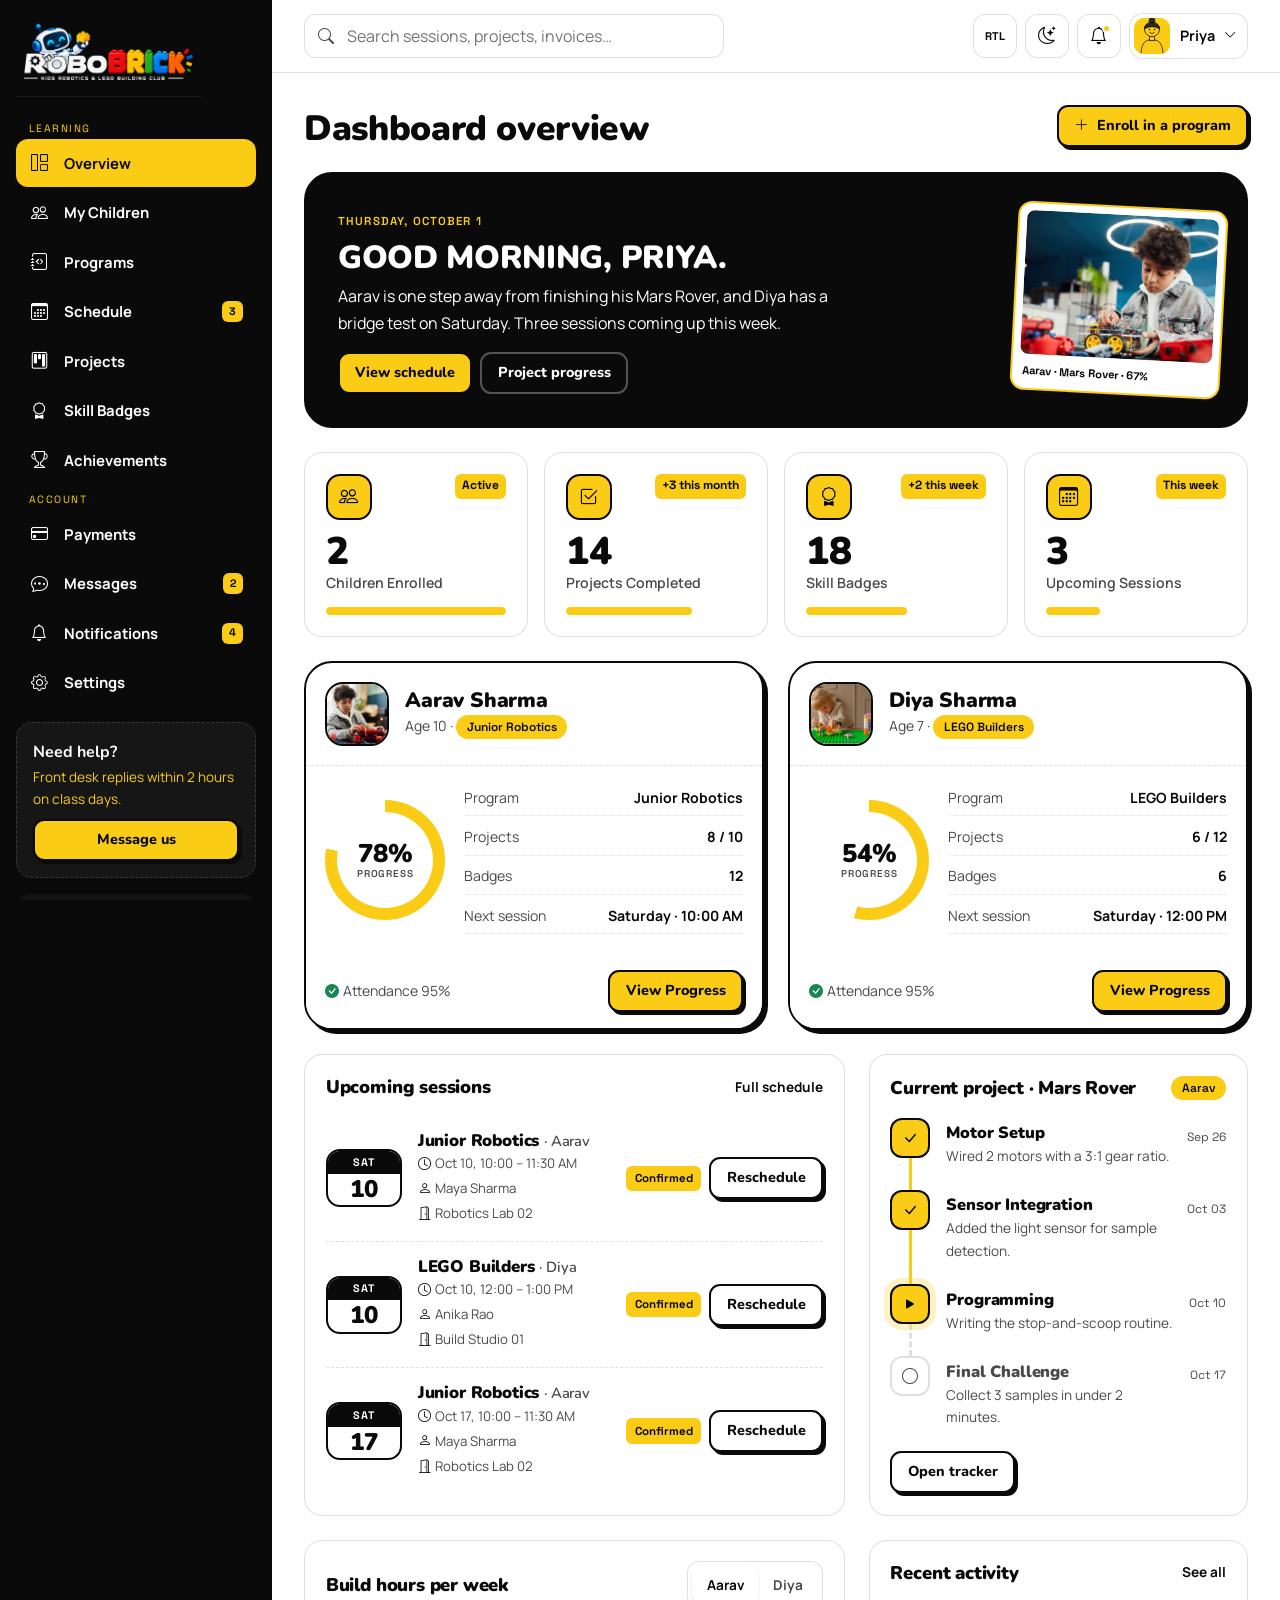
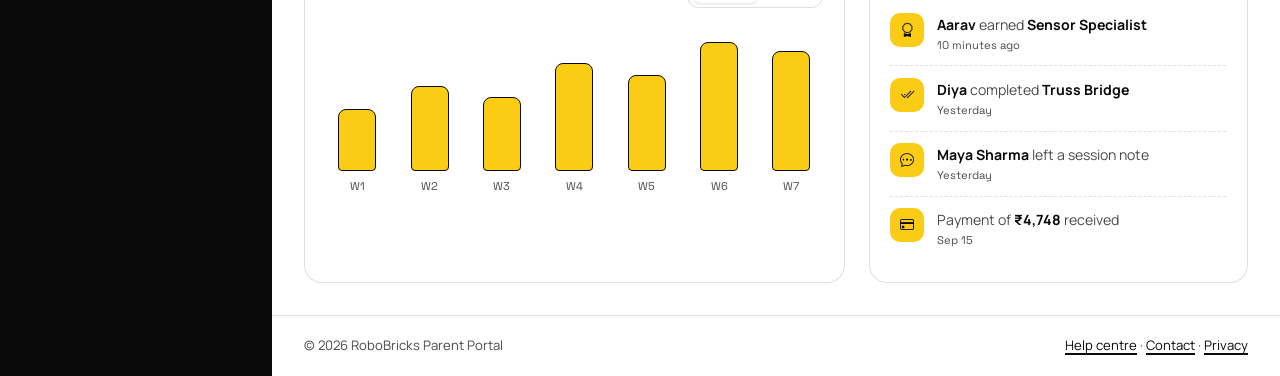
<file: pages/dashboard/index.html>
<!DOCTYPE html>
<html lang="en" dir="ltr" data-bs-theme="light">
<head>
<meta charset="utf-8">
<meta name="viewport" content="width=device-width, initial-scale=1">
<title>Overview — RoboBricks Parent Portal</title>
<meta name="description" content="RoboBricks parent dashboard: overview.">
<meta name="theme-color" content="#FACC15">
<link rel="canonical" href="https://robobricks.example.com/pages/dashboard/index.html">
<meta property="og:type" content="website">
<meta property="og:site_name" content="RoboBricks">
<meta property="og:title" content="Overview — RoboBricks Parent Portal">
<meta property="og:description" content="RoboBricks parent dashboard: overview.">
<meta property="og:url" content="https://robobricks.example.com/pages/dashboard/index.html">
<meta property="og:image" content="https://robobricks.example.com/assets/img/hero-lab-bg.jpg">
<meta name="twitter:card" content="summary_large_image">
<meta name="robots" content="noindex, nofollow">
<link rel="icon" href="../../assets/img/favicon.svg" type="image/svg+xml">
<link rel="preconnect" href="https://fonts.googleapis.com">
<link rel="preconnect" href="https://fonts.gstatic.com" crossorigin>
<link href="https://fonts.googleapis.com/css2?family=Manrope:wght@400;500;600;700&family=Nunito:wght@700;800;900&family=Space+Grotesk:wght@500;600;700&display=swap" rel="stylesheet">
<link id="bs-css" rel="stylesheet" href="https://cdn.jsdelivr.net/npm/bootstrap@5.3.3/dist/css/bootstrap.min.css">
<script>(function(){try{var d=document.documentElement,t=localStorage.getItem('robotics-theme'),r=localStorage.getItem('robotics-dir');if(t)d.setAttribute('data-bs-theme',t);if(r==='rtl'){d.setAttribute('dir','rtl');var l=document.getElementById('bs-css');if(l)l.href=l.href.replace('bootstrap.min.css','bootstrap.rtl.min.css');}}catch(e){}})();</script>
<link rel="stylesheet" href="https://cdn.jsdelivr.net/npm/bootstrap-icons@1.11.3/font/bootstrap-icons.min.css">
<link rel="stylesheet" href="../../assets/css/style.css">
<link rel="stylesheet" href="../../assets/css/dashboard.css">
<link rel="stylesheet" href="../../assets/css/rtl.css">


</head>
<body class="dash-body">
<a class="skip-link" href="#main">Skip to content</a>
<div class="dash">
<aside class="dash-side" id="dashSide" aria-label="Dashboard">
  <div class="d-flex align-items-center justify-content-between"><a class="rb-logo " href="../index.html" aria-label="RoboBricks home"><picture class="logo-light"><source srcset="../../assets/img/logo.webp" type="image/webp"><img class="rb-logo-img" src="../../assets/img/logo.png" alt="RoboBricks – Kids Robotics &amp; LEGO Building Club" width="720" height="238"></picture><picture class="logo-dark"><source srcset="../../assets/img/logo-dark.webp" type="image/webp"><img class="rb-logo-img" src="../../assets/img/logo-dark.png" alt="RoboBricks – Kids Robotics &amp; LEGO Building Club" width="720" height="238"></picture></a><button type="button" class="icon-btn side-close u-ghost-dark" aria-label="Close menu"><i class="bi bi-x-lg" aria-hidden="true"></i></button></div>
  <nav aria-label="Dashboard sections"><span class="side-label">Learning</span><ul class="side-nav"><li><a href="index.html" aria-current="page"><i class="bi bi-grid-1x2" aria-hidden="true"></i>Overview</a></li><li><a href="children.html"><i class="bi bi-people" aria-hidden="true"></i>My Children</a></li><li><a href="programs.html"><i class="bi bi-journal-code" aria-hidden="true"></i>Programs</a></li><li><a href="schedule.html"><i class="bi bi-calendar3" aria-hidden="true"></i>Schedule<span class=count data-unread-count>3</span></a></li><li><a href="progress.html"><i class="bi bi-kanban" aria-hidden="true"></i>Projects</a></li><li><a href="badges.html"><i class="bi bi-award" aria-hidden="true"></i>Skill Badges</a></li><li><a href="achievements.html"><i class="bi bi-trophy" aria-hidden="true"></i>Achievements</a></li></ul><span class="side-label">Account</span><ul class="side-nav"><li><a href="payments.html"><i class="bi bi-credit-card" aria-hidden="true"></i>Payments</a></li><li><a href="messages.html"><i class="bi bi-chat-dots" aria-hidden="true"></i>Messages<span class=count data-unread-count>2</span></a></li><li><a href="notifications.html"><i class="bi bi-bell" aria-hidden="true"></i>Notifications<span class=count data-unread-count>4</span></a></li><li><a href="settings.html"><i class="bi bi-gear" aria-hidden="true"></i>Settings</a></li></ul></nav>
  <div class="side-help"><strong>Need help?</strong>Front desk replies within 2 hours on class days.<a class="btn-rb btn-sm w-100 mt-2" href="messages.html">Message us</a></div>
  <div class="side-profile"><img src="../../assets/img/avatar-priya.svg" data-fallback="../../assets/img/avatar-priya.svg" alt="" width="40" height="40"><div><strong>Priya Sharma</strong><span>Parent account</span></div><a href="../login.html" aria-label="Log out"><i class="bi bi-box-arrow-right" aria-hidden="true"></i></a></div>
</aside>
<div class="dash-backdrop" aria-hidden="true"></div>
<div class="dash-main">
<header class="dash-top">
  <button type="button" class="icon-btn side-toggle" aria-controls="dashSide" aria-expanded="false" aria-label="Open menu"><i class="bi bi-list fs-5" aria-hidden="true"></i></button>
  <form class="dash-search" role="search" onsubmit="event.preventDefault()"><i class="bi bi-search" aria-hidden="true"></i><label class="visually-hidden" for="dsearch">Search the dashboard</label><input id="dsearch" type="search" placeholder="Search sessions, projects, invoices…"></form>
  <div class="tools">
    <button type="button" class="icon-btn " data-dir-toggle aria-pressed="false" title="Toggle text direction"><span class="font-tech fw-bold u-fs-70" data-dir-label>RTL</span></button>
<button type="button" class="icon-btn" data-theme-toggle aria-pressed="false" aria-label="Switch to dark mode"><i class="bi bi-moon-stars theme-icon-light" aria-hidden="true"></i><i class="bi bi-sun theme-icon-dark" aria-hidden="true"></i></button>
    <div class="dropdown">
      <button class="icon-btn notif-btn" type="button" data-bs-toggle="dropdown" data-bs-auto-close="outside" aria-expanded="false" aria-label="Notifications, 4 unread"><i class="bi bi-bell" aria-hidden="true"></i><span class="dot"></span></button>
      <div class="dropdown-menu dropdown-menu-end notif-menu"><div class="hd"><strong class="text-ink">Notifications</strong><button type="button" class="btn btn-link btn-sm p-0 fw-bold text-decoration-none" data-mark-read>Mark all read</button></div><a class="notif-item unread" href="notifications.html"><span class="ic bg-y"><i class="bi bi-award" aria-hidden="true"></i></span><span><strong>Aarav earned a badge</strong>Sensor Specialist · Level 01<br><span class="font-tech u-fs-70">10 min ago</span></span></a><a class="notif-item unread" href="notifications.html"><span class="ic bg-m"><i class="bi bi-check2-circle" aria-hidden="true"></i></span><span><strong>Session confirmed</strong>Junior Robotics, Sat Oct 10, 10:00 AM<br><span class="font-tech u-fs-70">1 hr ago</span></span></a><a class="notif-item unread" href="notifications.html"><span class="ic bg-b"><i class="bi bi-chat-dots" aria-hidden="true"></i></span><span><strong>New message from Maya</strong>“Aarav's rover passed the ramp test today…”<br><span class="font-tech u-fs-70">3 hrs ago</span></span></a><a class="notif-item unread" href="notifications.html"><span class="ic bg-o"><i class="bi bi-receipt" aria-hidden="true"></i></span><span><strong>Invoice ready</strong>INV-2026-0918 · ₹4,748<br><span class="font-tech u-fs-70">Yesterday</span></span></a><a class="d-block text-center p-2 small fw-bold" href="notifications.html">View all</a></div>
    </div>
    <div class="dropdown">
      <button class="user-chip" type="button" data-bs-toggle="dropdown" aria-expanded="false"><img src="../../assets/img/avatar-priya.svg" data-fallback="../../assets/img/avatar-priya.svg" alt="" width="36" height="36"><span>Priya</span><i class="bi bi-chevron-down small" aria-hidden="true"></i></button>
      <ul class="dropdown-menu dropdown-menu-end"><li><a class="dropdown-item" href="profile.html"><i class="bi bi-person me-2" aria-hidden="true"></i>Profile</a></li><li><a class="dropdown-item" href="settings.html"><i class="bi bi-gear me-2" aria-hidden="true"></i>Account settings</a></li><li><a class="dropdown-item" href="../index.html"><i class="bi bi-house me-2" aria-hidden="true"></i>Back to website</a></li><li><hr class="dropdown-divider"></li><li><a class="dropdown-item" href="../login.html"><i class="bi bi-box-arrow-right me-2" aria-hidden="true"></i>Log out</a></li></ul>
    </div>
  </div>
</header>
<main id="main" class="dash-content">
  <div class="dash-head"><div><h1>Dashboard overview</h1></div><div class="d-flex flex-wrap gap-2"><a class="btn-rb btn-sm" href="programs.html"><i class="bi bi-plus-lg" aria-hidden="true"></i>Enroll in a program</a></div></div>
  <div class="welcome blueprint mb-4 u-grid-light-05"><figure class="welcome-photo" aria-hidden="true"><img src="../../assets/img/mars rover.jpg" data-fallback="../../assets/img/build-rover.svg" alt="" width="800" height="600"><figcaption>Aarav · Mars Rover · 67%</figcaption></figure>
  <span class="tech-label u-c-yellow">Thursday, October 1</span><h2 class="mt-2">Good morning, Priya.</h2><p class="mb-3 u-mw-52ch">Aarav is one step away from finishing his Mars Rover, and Diya has a bridge test on Saturday. Three sessions coming up this week.</p>
  <div class="d-flex flex-wrap gap-2"><a class="btn-rb btn-sm" href="schedule.html">View schedule</a><a class="btn-rb btn-ghost btn-sm u-btn-outline-light" href="progress.html">Project progress</a></div></div>
<div class="row g-3 mb-4">
  <div class="col-6 col-xl-3"><div class="panel kpi"><div class="top"><span class="ic bg-y"><i class="bi bi-people" aria-hidden="true"></i></span><span class="delta">Active</span></div>
<div><div class="val" data-count="2">0</div><div class="lbl">Children Enrolled</div></div><div class="mini-bar"><span class="bg-y" data-progress="100"></span></div></div></div>
  <div class="col-6 col-xl-3"><div class="panel kpi"><div class="top"><span class="ic bg-m"><i class="bi bi-check2-square" aria-hidden="true"></i></span><span class="delta">+3 this month</span></div>
<div><div class="val" data-count="14">0</div><div class="lbl">Projects Completed</div></div><div class="mini-bar"><span class="bg-m" data-progress="70"></span></div></div></div>
  <div class="col-6 col-xl-3"><div class="panel kpi"><div class="top"><span class="ic bg-o"><i class="bi bi-award" aria-hidden="true"></i></span><span class="delta">+2 this week</span></div>
<div><div class="val" data-count="18">0</div><div class="lbl">Skill Badges</div></div><div class="mini-bar"><span class="bg-o" data-progress="56"></span></div></div></div>
  <div class="col-6 col-xl-3"><div class="panel kpi"><div class="top"><span class="ic bg-b"><i class="bi bi-calendar3" aria-hidden="true"></i></span><span class="delta">This week</span></div>
<div><div class="val" data-count="3">0</div><div class="lbl">Upcoming Sessions</div></div><div class="mini-bar"><span class="bg-b" data-progress="30"></span></div></div></div>
</div>
<div class="row g-4 mb-4"><div class="col-lg-6"><article class="child-card">
  <div class="hd"><img src="../../assets/img/first robot.jpg" data-fallback="../../assets/img/avatar-aarav.svg" alt="" width="64" height="64"><div><h3>Aarav Sharma</h3><span class="small">Age 10 · <span class="chip">Junior Robotics</span></span></div></div>
  <div class="bd">
    <div class="ring u-c-var-yellow" data-ring="78" role="img" aria-label="Program progress 78 percent"><span>78%<small>Progress</small></span></div>
    <ul class="facts"><li><span>Program</span><strong>Junior Robotics</strong></li><li><span>Projects</span><strong>8 / 10</strong></li><li><span>Badges</span><strong>12</strong></li><li><span>Next session</span><strong>Saturday · 10:00 AM</strong></li></ul>
  </div>
  <div class="ft"><span class="small"><i class="bi bi-check-circle-fill text-success me-1" aria-hidden="true"></i>Attendance 95%</span><a class="btn-rb btn-sm" href="child-profile.html">View Progress</a></div>
</article></div><div class="col-lg-6"><article class="child-card">
  <div class="hd"><img src="../../assets/img/about2.jpg" data-fallback="../../assets/img/avatar-diya.svg" alt="" width="64" height="64"><div><h3>Diya Sharma</h3><span class="small">Age 7 · <span class="chip">LEGO Builders</span></span></div></div>
  <div class="bd">
    <div class="ring u-c-var-yellow" data-ring="54" role="img" aria-label="Program progress 54 percent"><span>54%<small>Progress</small></span></div>
    <ul class="facts"><li><span>Program</span><strong>LEGO Builders</strong></li><li><span>Projects</span><strong>6 / 12</strong></li><li><span>Badges</span><strong>6</strong></li><li><span>Next session</span><strong>Saturday · 12:00 PM</strong></li></ul>
  </div>
  <div class="ft"><span class="small"><i class="bi bi-check-circle-fill text-success me-1" aria-hidden="true"></i>Attendance 95%</span><a class="btn-rb btn-sm" href="child-profile.html">View Progress</a></div>
</article></div></div>
<div class="row g-4">
  <div class="col-xl-7"><div class="panel"><div class="panel-head"><h2>Upcoming sessions</h2><a href="schedule.html">Full schedule</a></div><div class="session"><div class="d" aria-hidden="true"><b>SAT</b><strong>10</strong></div>
<div><h3>Junior Robotics <span class="small fw-semibold text-muted-rb">· Aarav</span></h3><div class="meta"><span><i class="bi bi-clock" aria-hidden="true"></i><time>Oct 10, 10:00 – 11:30 AM</time></span><span><i class="bi bi-person" aria-hidden="true"></i>Maya Sharma</span><span><i class="bi bi-door-open" aria-hidden="true"></i>Robotics Lab 02</span></div></div>
<div class="act d-flex gap-2 align-items-center"><span class="status st-ok">Confirmed</span><button type="button" class="btn-rb btn-ghost btn-sm" data-bs-toggle="modal" data-bs-target="#rescheduleModal">Reschedule</button></div></div><div class="session"><div class="d" aria-hidden="true"><b>SAT</b><strong>10</strong></div>
<div><h3>LEGO Builders <span class="small fw-semibold text-muted-rb">· Diya</span></h3><div class="meta"><span><i class="bi bi-clock" aria-hidden="true"></i><time>Oct 10, 12:00 – 1:00 PM</time></span><span><i class="bi bi-person" aria-hidden="true"></i>Anika Rao</span><span><i class="bi bi-door-open" aria-hidden="true"></i>Build Studio 01</span></div></div>
<div class="act d-flex gap-2 align-items-center"><span class="status st-ok">Confirmed</span><button type="button" class="btn-rb btn-ghost btn-sm" data-bs-toggle="modal" data-bs-target="#rescheduleModal">Reschedule</button></div></div><div class="session"><div class="d" aria-hidden="true"><b>SAT</b><strong>17</strong></div>
<div><h3>Junior Robotics <span class="small fw-semibold text-muted-rb">· Aarav</span></h3><div class="meta"><span><i class="bi bi-clock" aria-hidden="true"></i><time>Oct 17, 10:00 – 11:30 AM</time></span><span><i class="bi bi-person" aria-hidden="true"></i>Maya Sharma</span><span><i class="bi bi-door-open" aria-hidden="true"></i>Robotics Lab 02</span></div></div>
<div class="act d-flex gap-2 align-items-center"><span class="status st-ok">Confirmed</span><button type="button" class="btn-rb btn-ghost btn-sm" data-bs-toggle="modal" data-bs-target="#rescheduleModal">Reschedule</button></div></div></div></div>
  <div class="col-xl-5"><div class="panel"><div class="panel-head"><h2>Current project · Mars Rover</h2><span class="chip">Aarav</span></div><ol class="tracker"><li class="done"><span class="node"><i class="bi bi-check-lg" aria-hidden="true"></i><span class="visually-hidden">Completed</span></span><div><h4>Motor Setup</h4><p>Wired 2 motors with a 3:1 gear ratio.</p></div><span class="when">Sep 26</span></li><li class="done"><span class="node"><i class="bi bi-check-lg" aria-hidden="true"></i><span class="visually-hidden">Completed</span></span><div><h4>Sensor Integration</h4><p>Added the light sensor for sample detection.</p></div><span class="when">Oct 03</span></li><li class="current"><span class="node"><i class="bi bi-play-fill" aria-hidden="true"></i><span class="visually-hidden">Current step</span></span><div><h4>Programming</h4><p>Writing the stop-and-scoop routine.</p></div><span class="when">Oct 10</span></li><li class="upcoming"><span class="node"><i class="bi bi-circle" aria-hidden="true"></i><span class="visually-hidden">Upcoming</span></span><div><h4>Final Challenge</h4><p>Collect 3 samples in under 2 minutes.</p></div><span class="when">Oct 17</span></li></ol><a class="btn-rb btn-ghost btn-sm" href="progress.html">Open tracker</a></div></div>
  <div class="col-xl-7"><div class="panel"><div class="panel-head"><h2>Build hours per week</h2><div class="seg" role="group" aria-label="Child"><button type="button" aria-pressed="true">Aarav</button><button type="button" aria-pressed="false">Diya</button></div></div><div class="chart-bars" role="img" aria-label="Build hours per week, peaking in week 6"><div class="col"><span class="b" data-bar-h="40"></span><small>W1</small></div><div class="col"><span class="b" data-bar-h="55"></span><small>W2</small></div><div class="col"><span class="b" data-bar-h="48"></span><small>W3</small></div><div class="col"><span class="b" data-bar-h="70"></span><small>W4</small></div><div class="col"><span class="b" data-bar-h="62"></span><small>W5</small></div><div class="col hi"><span class="b" data-bar-h="85"></span><small>W6</small></div><div class="col"><span class="b" data-bar-h="78"></span><small>W7</small></div></div></div></div>
  <div class="col-xl-5"><div class="panel"><div class="panel-head"><h2>Recent activity</h2><a href="notifications.html">See all</a></div><ul class="activity"><li><span class="ic bg-y"><i class="bi bi-award" aria-hidden="true"></i></span><div><strong>Aarav</strong> earned <strong>Sensor Specialist</strong><time>10 minutes ago</time></div></li><li><span class="ic bg-m"><i class="bi bi-check2-all" aria-hidden="true"></i></span><div><strong>Diya</strong> completed <strong>Truss Bridge</strong><time>Yesterday</time></div></li><li><span class="ic bg-b"><i class="bi bi-chat-dots" aria-hidden="true"></i></span><div><strong>Maya Sharma</strong> left a session note<time>Yesterday</time></div></li><li><span class="ic bg-o"><i class="bi bi-credit-card" aria-hidden="true"></i></span><div>Payment of <strong>₹4,748</strong> received<time>Sep 15</time></div></li></ul></div></div>
</div>
</main>
<footer class="dash-foot"><span>© 2026 RoboBricks Parent Portal</span><span><a href="../faq.html">Help centre</a> · <a href="../contact.html">Contact</a> · <a href="#">Privacy</a></span></footer>
</div>
</div>
<div class="modal fade rb-modal" id="rescheduleModal" tabindex="-1" aria-labelledby="reschLabel" aria-hidden="true"><div class="modal-dialog modal-dialog-centered"><div class="modal-content">
  <div class="modal-header"><h2 class="modal-title h5" id="reschLabel">Request a change</h2><button type="button" class="btn-close" data-bs-dismiss="modal" aria-label="Close"></button></div>
  <form class="rb-form" data-validate data-success="Request sent. The front desk will confirm by message.">
    <div class="modal-body d-grid gap-3">
      <div><label class="form-label" for="rs-type">What do you need?</label><select class="form-select" id="rs-type" required><option value="">Choose one</option><option>Book a make-up session</option><option>Move to a different batch</option><option>Report an absence</option><option>Something else</option></select><div class="invalid-feedback">Choose a request type.</div></div>
      <div><label class="form-label" for="rs-date">Preferred date</label><input class="form-control" id="rs-date" type="date" min="2026-10-01"></div>
      <div><label class="form-label" for="rs-note">Note for the front desk</label><textarea class="form-control" id="rs-note" rows="3" placeholder="Optional"></textarea></div>
    </div>
    <div class="modal-footer"><button type="button" class="btn-rb btn-ghost btn-sm" data-bs-dismiss="modal">Cancel</button><button type="submit" class="btn-rb btn-sm">Send request</button></div>
  </form>
</div></div></div>
<script src="https://cdn.jsdelivr.net/npm/bootstrap@5.3.3/dist/js/bootstrap.bundle.min.js" defer></script>
<script src="../../assets/js/main.js" defer></script>
<script src="../../assets/js/dashboard.js" defer></script>
</body></html>
</file>
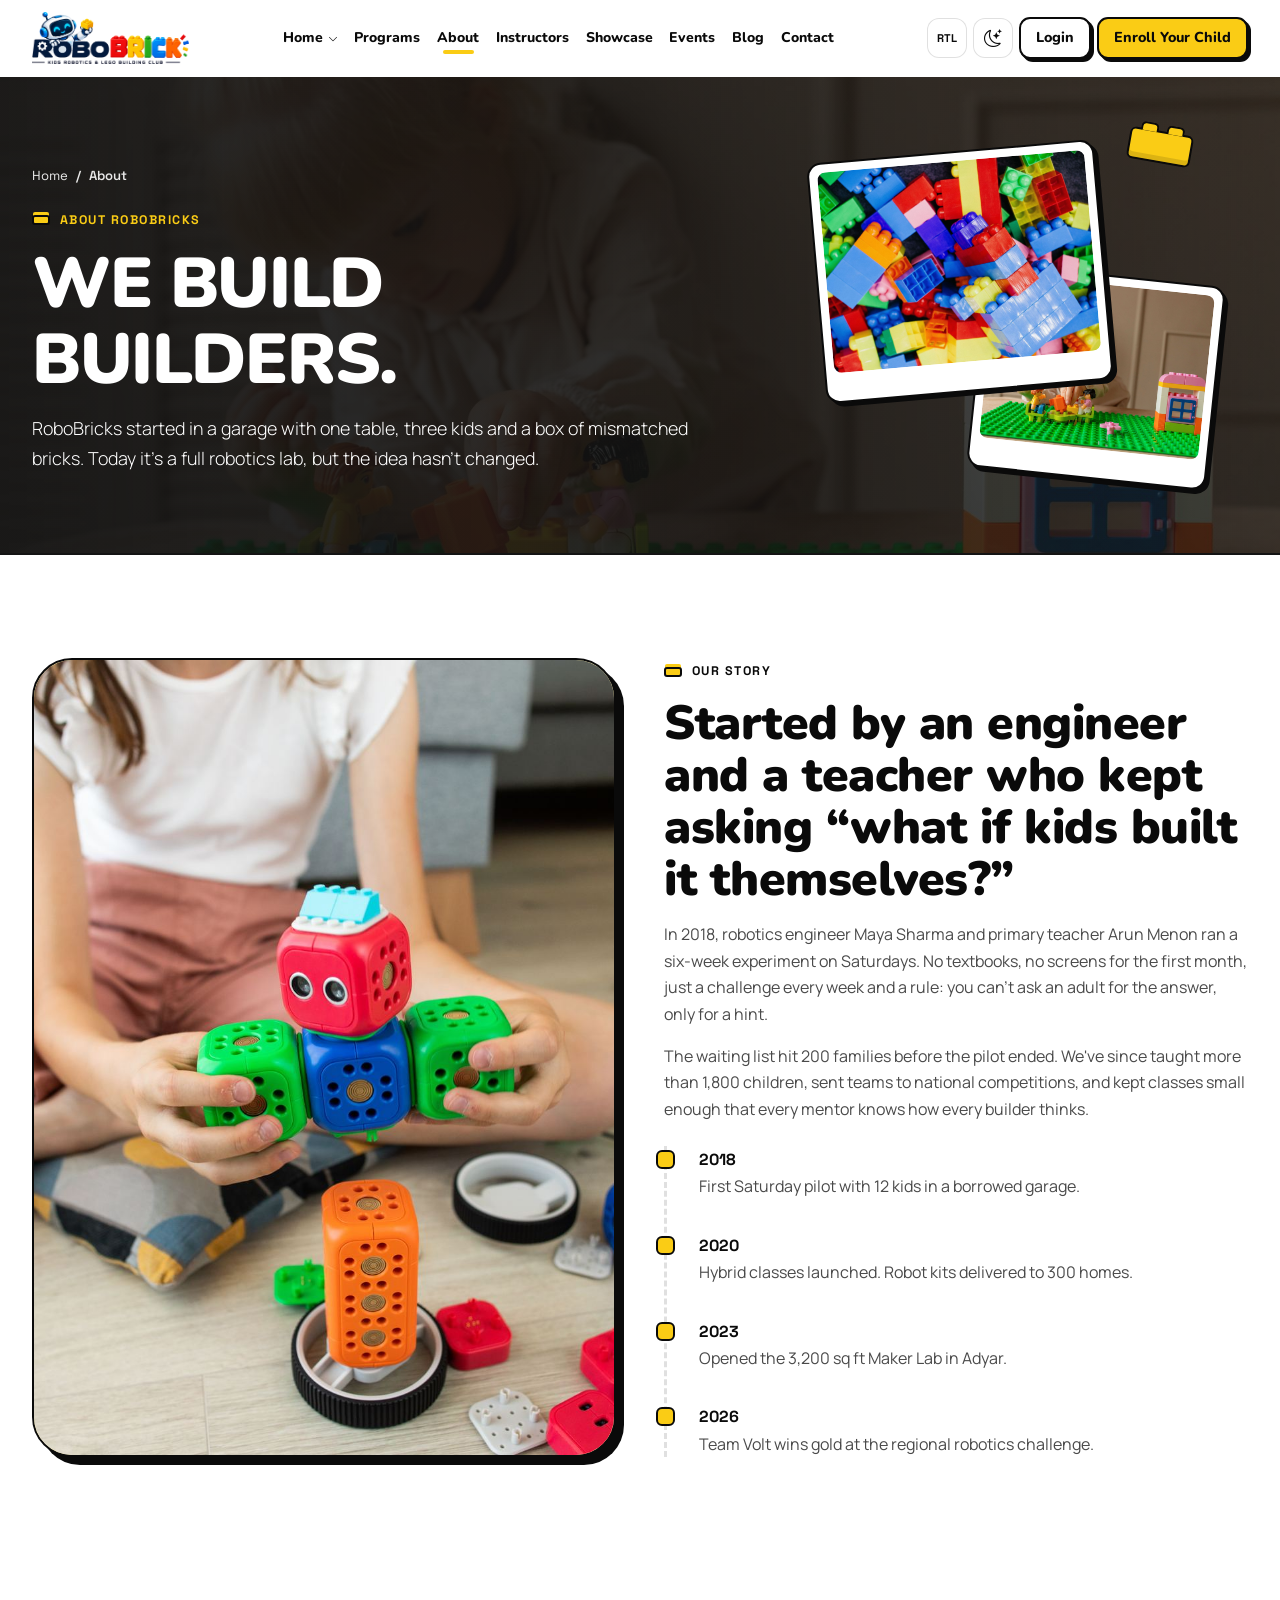
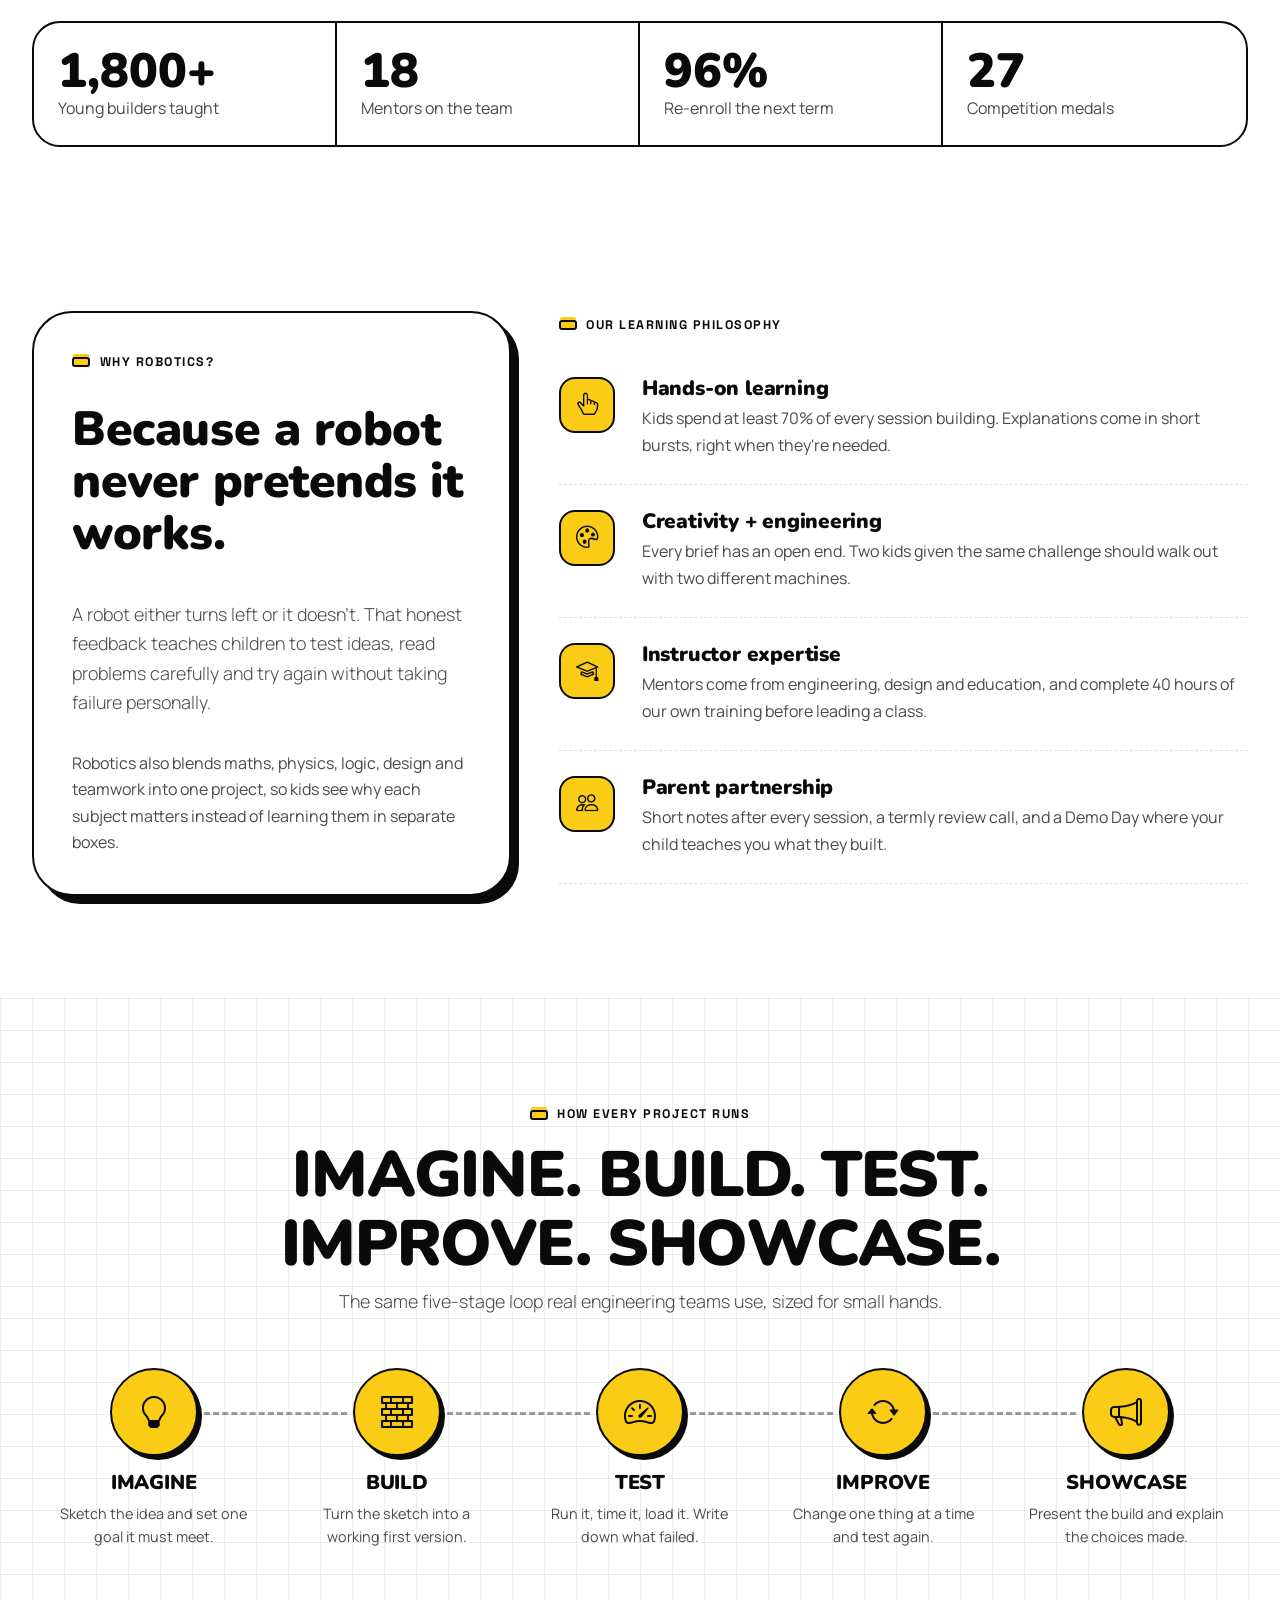
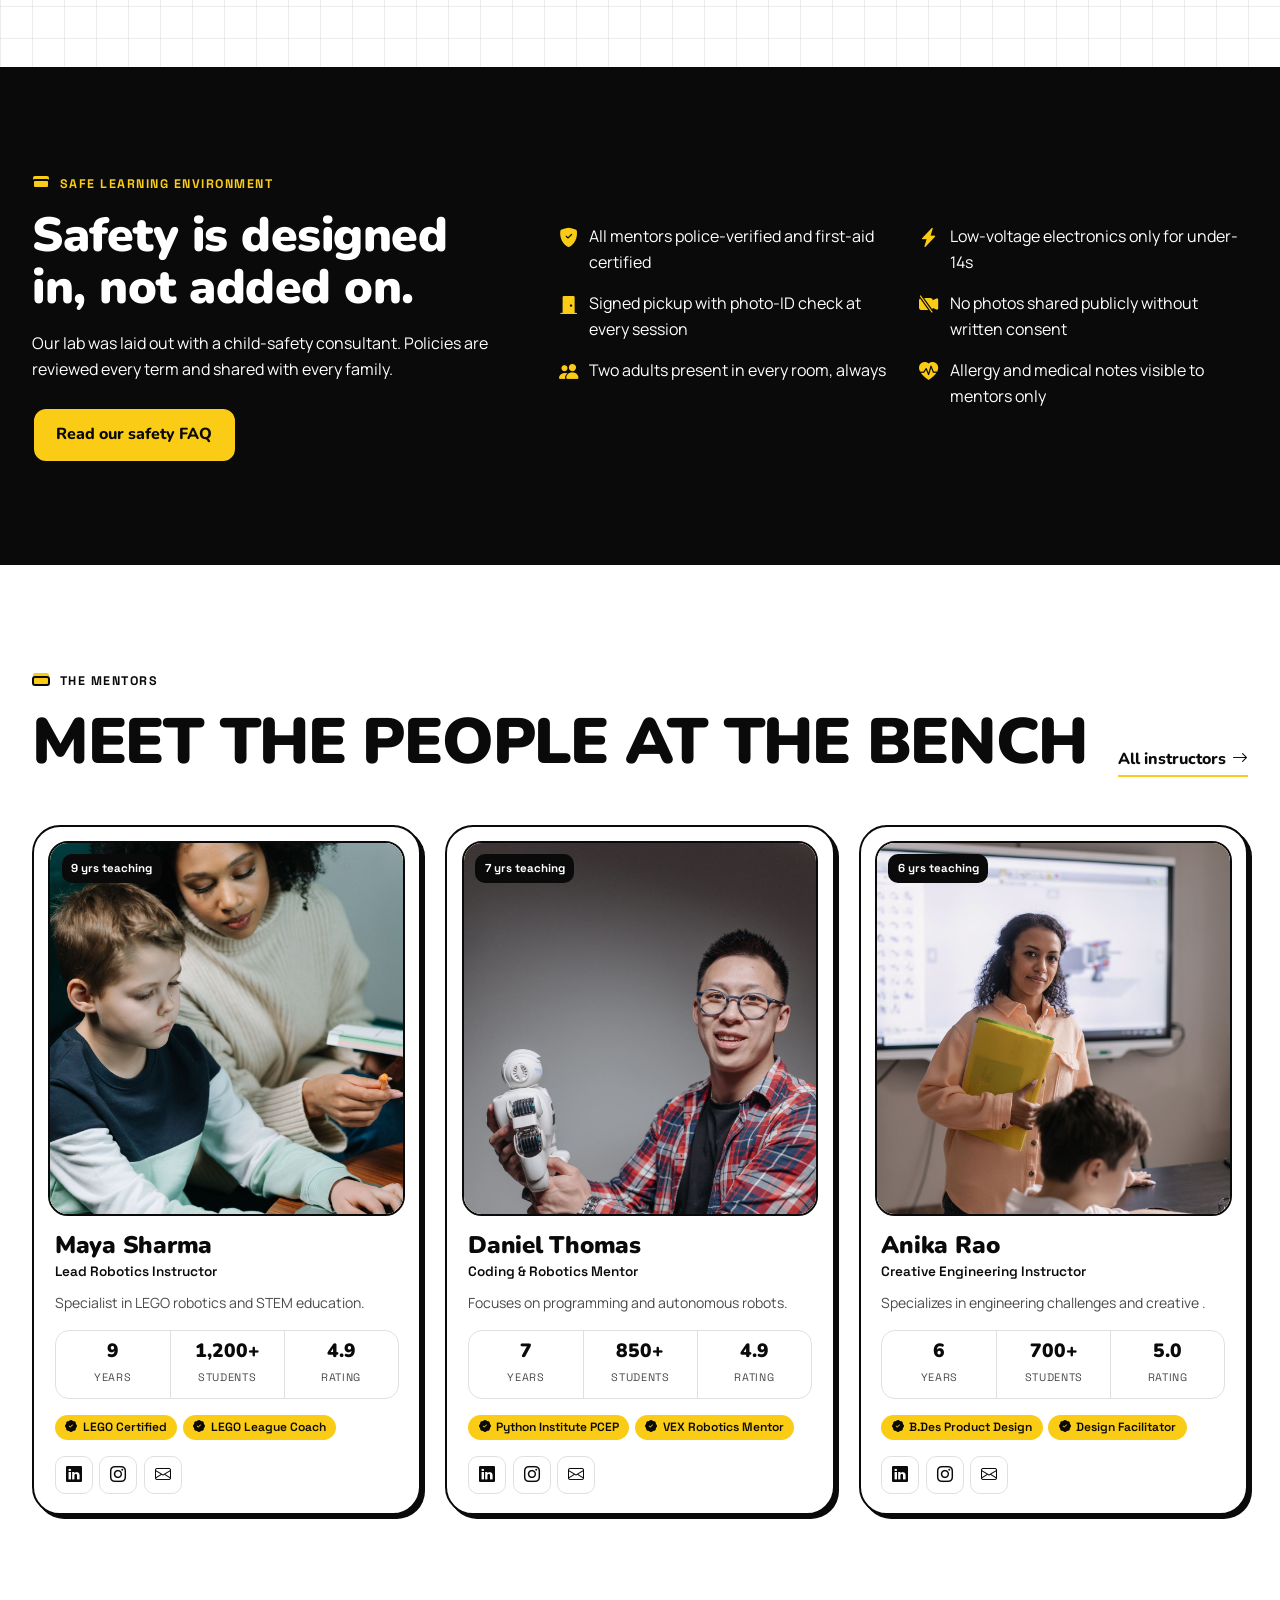
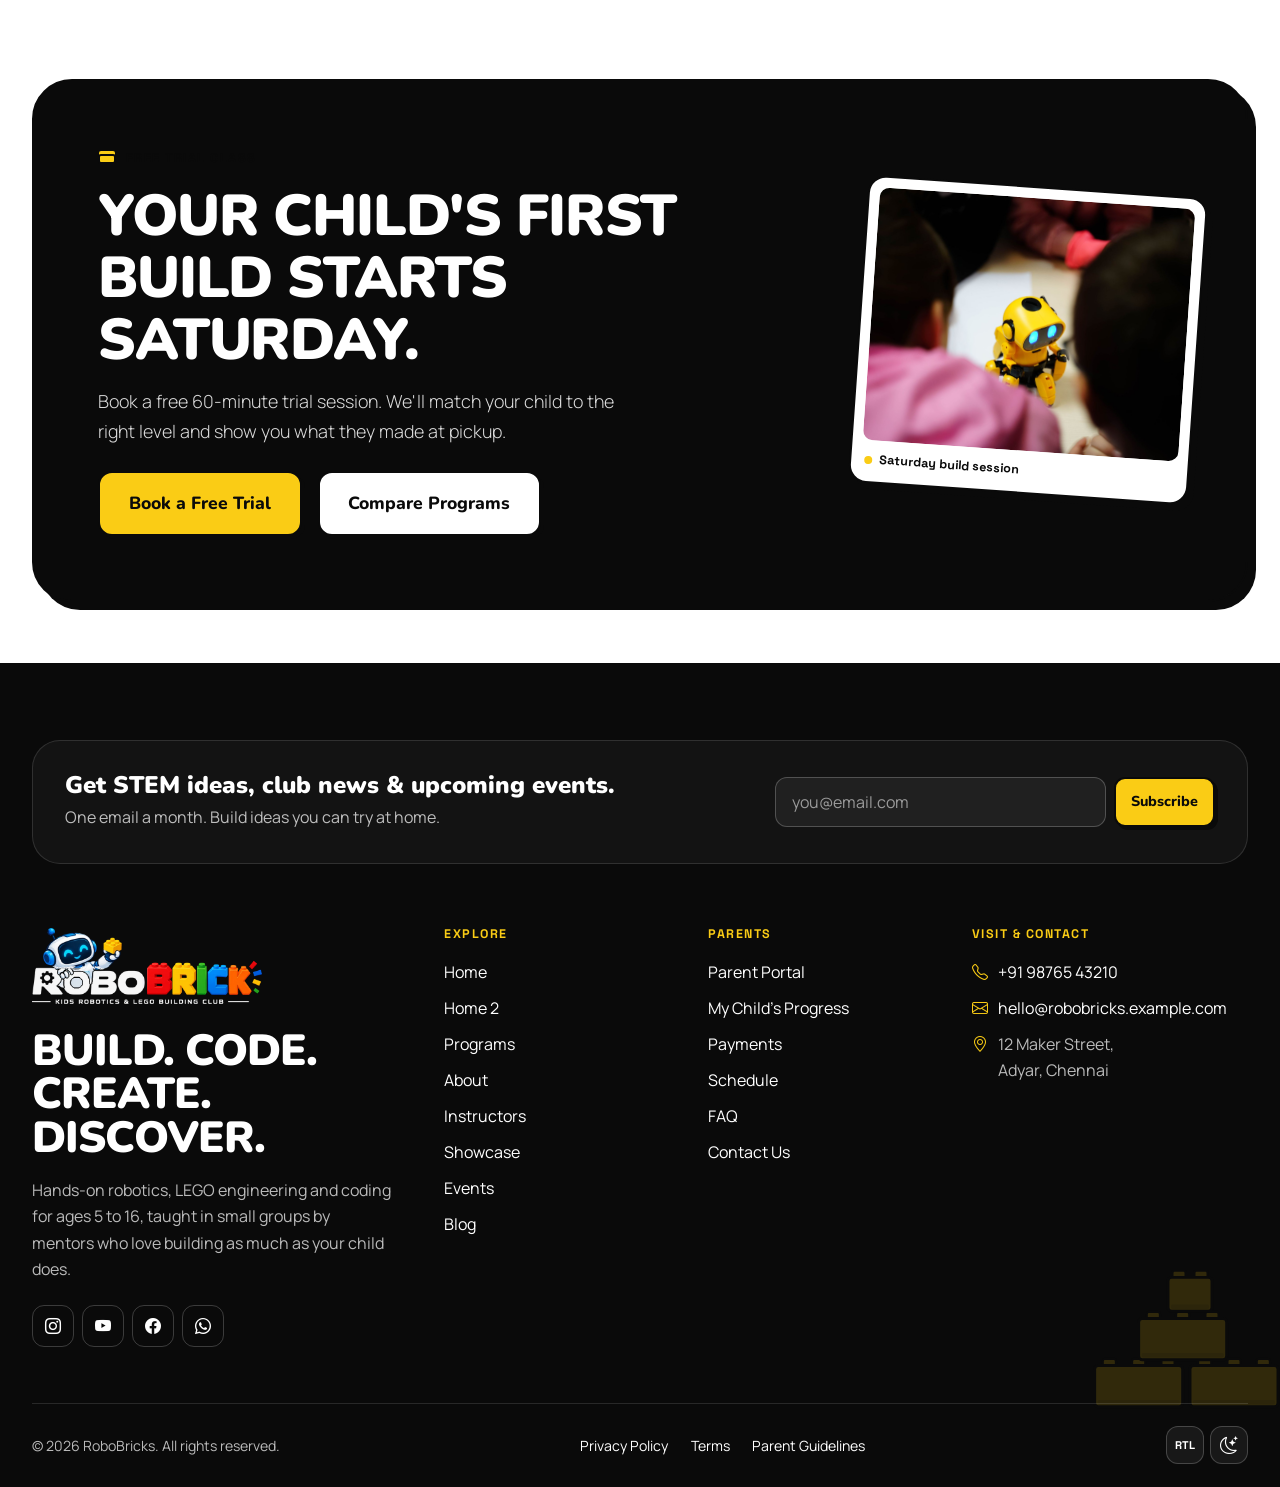
<file: pages/about.html>
<!DOCTYPE html>
<html lang="en" dir="ltr" data-bs-theme="light">
<head>
<meta charset="utf-8">
<meta name="viewport" content="width=device-width, initial-scale=1">
<title>About Us — RoboBricks</title>
<meta name="description" content="Our story, learning philosophy and safety standards. RoboBricks has taught hands-on robotics and LEGO engineering to 1,800+ children since 2018.">
<meta name="theme-color" content="#FACC15">
<link rel="canonical" href="https://robobricks.example.com/pages/about.html">
<meta property="og:type" content="website">
<meta property="og:site_name" content="RoboBricks">
<meta property="og:title" content="About Us — RoboBricks">
<meta property="og:description" content="Our story, learning philosophy and safety standards. RoboBricks has taught hands-on robotics and LEGO engineering to 1,800+ children since 2018.">
<meta property="og:url" content="https://robobricks.example.com/pages/about.html">
<meta property="og:image" content="https://robobricks.example.com/assets/img/hero-lab-bg.jpg">
<meta name="twitter:card" content="summary_large_image">

<link rel="icon" href="../assets/img/favicon.svg" type="image/svg+xml">
<link rel="preconnect" href="https://fonts.googleapis.com">
<link rel="preconnect" href="https://fonts.gstatic.com" crossorigin>
<link href="https://fonts.googleapis.com/css2?family=Manrope:wght@400;500;600;700&family=Nunito:wght@700;800;900&family=Space+Grotesk:wght@500;600;700&display=swap" rel="stylesheet">
<link id="bs-css" rel="stylesheet" href="https://cdn.jsdelivr.net/npm/bootstrap@5.3.3/dist/css/bootstrap.min.css">
<script>(function(){try{var d=document.documentElement,t=localStorage.getItem('robotics-theme'),r=localStorage.getItem('robotics-dir');if(t)d.setAttribute('data-bs-theme',t);if(r==='rtl'){d.setAttribute('dir','rtl');var l=document.getElementById('bs-css');if(l)l.href=l.href.replace('bootstrap.min.css','bootstrap.rtl.min.css');}}catch(e){}})();</script>
<link rel="stylesheet" href="https://cdn.jsdelivr.net/npm/bootstrap-icons@1.11.3/font/bootstrap-icons.min.css">
<link rel="stylesheet" href="../assets/css/style.css">

<link rel="stylesheet" href="../assets/css/rtl.css">

<script type="application/ld+json">{"@context": "https://schema.org", "@type": "EducationalOrganization", "name": "RoboBricks", "description": "Kids robotics, LEGO engineering and coding club for ages 5 to 16.", "url": "https://robobricks.example.com", "logo": "https://robobricks.example.com/assets/img/logo.png", "telephone": "+91 98765 43210", "email": "hello@robobricks.example.com", "address": {"@type": "PostalAddress", "streetAddress": "12 Maker Street, Adyar", "addressLocality": "Chennai", "postalCode": "600020", "addressCountry": "IN"}, "sameAs": ["https://instagram.com/", "https://youtube.com/"]}</script><script type="application/ld+json">{"@context": "https://schema.org", "@type": "BreadcrumbList", "itemListElement": [{"@type": "ListItem", "position": 1, "name": "Home", "item": "https://robobricks.example.com/pages/index.html"}, {"@type": "ListItem", "position": 2, "name": "About", "item": "https://robobricks.example.com/pages/about.html"}]}</script>
</head>
<body class="">
<a class="skip-link" href="#main">Skip to content</a>
<header class="rb-header">
  <div class="container-rb bar">
    <a class="rb-logo " href="index.html" aria-label="RoboBricks home"><picture class="logo-light"><source srcset="../assets/img/logo.webp" type="image/webp"><img class="rb-logo-img" src="../assets/img/logo.png" alt="RoboBricks – Kids Robotics &amp; LEGO Building Club" width="720" height="238"></picture><picture class="logo-dark"><source srcset="../assets/img/logo-dark.webp" type="image/webp"><img class="rb-logo-img" src="../assets/img/logo-dark.png" alt="RoboBricks – Kids Robotics &amp; LEGO Building Club" width="720" height="238"></picture></a>
    <nav aria-label="Primary"><ul class="rb-nav"><li class="nav-drop dropdown"><a href="index.html" role="button" data-bs-toggle="dropdown" aria-expanded="false" aria-haspopup="true">Home<i class="bi bi-chevron-down" aria-hidden="true"></i></a><ul class="dropdown-menu"><li><a class="dropdown-item" href="index.html">Home 1</a></li><li><a class="dropdown-item" href="home-2.html">Home 2</a></li></ul></li><li><a href="programs.html">Programs</a></li><li><a href="about.html" aria-current="page">About</a></li><li><a href="instructors.html">Instructors</a></li><li><a href="showcase.html">Showcase</a></li><li><a href="events.html">Events</a></li><li><a href="blog.html">Blog</a></li><li><a href="contact.html">Contact</a></li></ul></nav>
    <div class="actions">
      <button type="button" class="icon-btn hide-mobile" data-dir-toggle aria-pressed="false" title="Toggle text direction"><span class="font-tech fw-bold u-fs-70" data-dir-label>RTL</span></button>
<button type="button" class="icon-btn" data-theme-toggle aria-pressed="false" aria-label="Switch to dark mode"><i class="bi bi-moon-stars theme-icon-light" aria-hidden="true"></i><i class="bi bi-sun theme-icon-dark" aria-hidden="true"></i></button>
      <a class="btn-rb btn-ghost btn-sm portal-btn hide-xs" href="login.html">Login</a>
      <a class="btn-rb btn-sm hide-xs" href="register.html">Enroll Your Child</a>
      <button class="icon-btn menu-toggle" type="button" data-bs-toggle="offcanvas" data-bs-target="#mobileNav" aria-controls="mobileNav" aria-label="Open menu"><i class="bi bi-list fs-4" aria-hidden="true"></i></button>
    </div>
  </div>
</header>
<div class="offcanvas offcanvas-end rb-offcanvas" tabindex="-1" id="mobileNav" aria-labelledby="mobileNavLabel">
  <div class="offcanvas-header">
    <h2 class="visually-hidden" id="mobileNavLabel">Menu</h2>
    <a class="rb-logo " href="index.html" aria-label="RoboBricks home"><picture class="logo-light"><source srcset="../assets/img/logo.webp" type="image/webp"><img class="rb-logo-img" src="../assets/img/logo.png" alt="RoboBricks – Kids Robotics &amp; LEGO Building Club" width="720" height="238"></picture><picture class="logo-dark"><source srcset="../assets/img/logo-dark.webp" type="image/webp"><img class="rb-logo-img" src="../assets/img/logo-dark.png" alt="RoboBricks – Kids Robotics &amp; LEGO Building Club" width="720" height="238"></picture></a>
    <button type="button" class="icon-btn" data-bs-dismiss="offcanvas" aria-label="Close menu"><i class="bi bi-x-lg" aria-hidden="true"></i></button>
  </div>
  <div class="offcanvas-body d-flex flex-column gap-4">
    <nav aria-label="Mobile"><ul class="mobile-nav"><li><a href="index.html">Home<i class="bi bi-arrow-right" aria-hidden="true"></i></a></li><li><a href="home-2.html">Home 2<i class="bi bi-arrow-right" aria-hidden="true"></i></a></li><li><a href="programs.html">Programs<i class="bi bi-arrow-right" aria-hidden="true"></i></a></li><li><a href="about.html" aria-current="page">About<i class="bi bi-arrow-right" aria-hidden="true"></i></a></li><li><a href="instructors.html">Instructors<i class="bi bi-arrow-right" aria-hidden="true"></i></a></li><li><a href="showcase.html">Showcase<i class="bi bi-arrow-right" aria-hidden="true"></i></a></li><li><a href="events.html">Events<i class="bi bi-arrow-right" aria-hidden="true"></i></a></li><li><a href="blog.html">Blog<i class="bi bi-arrow-right" aria-hidden="true"></i></a></li><li><a href="contact.html">Contact<i class="bi bi-arrow-right" aria-hidden="true"></i></a></li></ul></nav>
    <div class="d-grid gap-2 offcanvas-ctas">
      <a class="btn-rb btn-lg" href="register.html">Enroll Your Child</a>
      <a class="btn-rb btn-ghost" href="login.html"><i class="bi bi-person-circle" aria-hidden="true"></i>Parent Portal</a>
    </div>
    <div class="d-flex gap-2 align-items-center mt-auto"><span class="small me-auto">Display</span><button type="button" class="icon-btn " data-dir-toggle aria-pressed="false" title="Toggle text direction"><span class="font-tech fw-bold u-fs-70" data-dir-label>RTL</span></button>
<button type="button" class="icon-btn" data-theme-toggle aria-pressed="false" aria-label="Switch to dark mode"><i class="bi bi-moon-stars theme-icon-light" aria-hidden="true"></i><i class="bi bi-sun theme-icon-dark" aria-hidden="true"></i></button></div>
  </div>
</div>
<main id="main">
<section class="page-hero has-banner-bg banner-about">
  <div class="hero-polaroids" aria-hidden="true"><figure class="p1"><img src="../assets/img/about1.jpg" data-fallback="" alt="" width="800" height="600"></figure><figure class="p2"><img src="../assets/img/about2.jpg" data-fallback="../assets/img/build-bridge.svg" alt="" width="800" height="600" loading="lazy"></figure><span class="brick-deco brick-yellow"></span></div>
  <div class="container-rb">
    <nav class="rb-breadcrumb" aria-label="Breadcrumb"><ol class="breadcrumb"><li class="breadcrumb-item"><a href="index.html">Home</a></li><li class="breadcrumb-item active" aria-current="page">About</li></ol></nav>
    <span class="eyebrow">About RoboBricks</span>
    <h1>We build builders.</h1>
    <p class="lead">RoboBricks started in a garage with one table, three kids and a box of mismatched bricks. Today it's a full robotics lab, but the idea hasn't changed.</p>
    
  </div>
</section>
<section class="section">
  <div class="container-rb">
    <div class="row g-5 align-items-stretch">
      <div class="col-lg-6"><div class="split-media split-media-fill"><img src="../assets/img/story.jpg" data-fallback="" alt="Three children building a robotics project together" width="800" height="600" loading="lazy"></div></div>
      <div class="col-lg-6">
        <span class="eyebrow">Our story</span>
        <h2 class="display-2x">Started by an engineer and a teacher who kept asking “what if kids built it themselves?”</h2>
        <p class="mt-3">In 2018, robotics engineer Maya Sharma and primary teacher Arun Menon ran a six-week experiment on Saturdays. No textbooks, no screens for the first month, just a challenge every week and a rule: you can't ask an adult for the answer, only for a hint.</p>
        <p>The waiting list hit 200 families before the pilot ended. We've since taught more than 1,800 children, sent teams to national competitions, and kept classes small enough that every mentor knows how every builder thinks.</p>
        <div class="history mt-4">
          <div class="history-item"><span class="yr">2018</span><p class="mb-0">First Saturday pilot with 12 kids in a borrowed garage.</p></div>
          <div class="history-item"><span class="yr">2020</span><p class="mb-0">Hybrid classes launched. Robot kits delivered to 300 homes.</p></div>
          <div class="history-item"><span class="yr">2023</span><p class="mb-0">Opened the 3,200 sq ft Maker Lab in Adyar.</p></div>
          <div class="history-item pb-0"><span class="yr">2026</span><p class="mb-0">Team Volt wins gold at the regional robotics challenge.</p></div>
        </div>
      </div>
    </div>
  </div>
</section>
<section class="section-tight"><div class="container-rb"><div class="stat-strip">
  <div><strong data-count="1800" data-suffix="+">0</strong><span>Young builders taught</span></div><div><strong data-count="18">0</strong><span>Mentors on the team</span></div>
  <div><strong data-count="96" data-suffix="%">0</strong><span>Re-enroll the next term</span></div><div><strong data-count="27">0</strong><span>Competition medals</span></div>
</div></div></section>
<section class="section">
  <div class="container-rb">
    <div class="row g-5 align-items-stretch">
      <div class="col-lg-5"><div class="why-panel"><span class="eyebrow">Why robotics?</span><h2 class="display-2x">Because a robot never pretends it works.</h2>
        <p class="lead mt-3">A robot either turns left or it doesn't. That honest feedback teaches children to test ideas, read problems carefully and try again without taking failure personally.</p>
        <p>Robotics also blends maths, physics, logic, design and teamwork into one project, so kids see why each subject matters instead of learning them in separate boxes.</p></div></div>
      <div class="col-lg-7"><span class="eyebrow">Our learning philosophy</span><div class="value-row" data-reveal><span class="ic u-bg-yellow"><i class="bi bi-hand-index-thumb" aria-hidden="true"></i></span><div><h3>Hands-on learning</h3><p>Kids spend at least 70% of every session building. Explanations come in short bursts, right when they're needed.</p></div></div><div class="value-row" data-reveal><span class="ic u-bg-yellow"><i class="bi bi-palette" aria-hidden="true"></i></span><div><h3>Creativity + engineering</h3><p>Every brief has an open end. Two kids given the same challenge should walk out with two different machines.</p></div></div><div class="value-row" data-reveal><span class="ic u-bg-yellow"><i class="bi bi-mortarboard" aria-hidden="true"></i></span><div><h3>Instructor expertise</h3><p>Mentors come from engineering, design and education, and complete 40 hours of our own training before leading a class.</p></div></div><div class="value-row" data-reveal><span class="ic u-bg-yellow"><i class="bi bi-people" aria-hidden="true"></i></span><div><h3>Parent partnership</h3><p>Short notes after every session, a termly review call, and a Demo Day where your child teaches you what they built.</p></div></div></div>
    </div>
  </div>
</section>
<section class="section bg-alt blueprint">
  <div class="container-rb">
    <div class="section-head center"><span class="eyebrow">How every project runs</span><h2 class="display-1x">Imagine. Build. Test. Improve. Showcase.</h2><p class="lead">The same five-stage loop real engineering teams use, sized for small hands.</p></div>
    <div class="flow"><div class="flow-step" data-reveal><div class="node u-bg-yellow"><i class="bi bi-lightbulb" aria-hidden="true"></i></div><div><h3>Imagine</h3><p>Sketch the idea and set one goal it must meet.</p></div></div><div class="flow-step" data-reveal><div class="node u-bg-yellow"><i class="bi bi-bricks" aria-hidden="true"></i></div><div><h3>Build</h3><p>Turn the sketch into a working first version.</p></div></div><div class="flow-step" data-reveal><div class="node u-bg-yellow"><i class="bi bi-speedometer2" aria-hidden="true"></i></div><div><h3>Test</h3><p>Run it, time it, load it. Write down what failed.</p></div></div><div class="flow-step" data-reveal><div class="node u-bg-yellow"><i class="bi bi-arrow-repeat" aria-hidden="true"></i></div><div><h3>Improve</h3><p>Change one thing at a time and test again.</p></div></div><div class="flow-step" data-reveal><div class="node u-bg-yellow"><i class="bi bi-megaphone" aria-hidden="true"></i></div><div><h3>Showcase</h3><p>Present the build and explain the choices made.</p></div></div></div>
  </div>
</section>
<section class="section bg-navy">
  <div class="container-rb">
    <div class="row g-5 align-items-center">
      <div class="col-lg-5"><span class="eyebrow">Safe learning environment</span><h2 class="display-2x">Safety is designed in, not added on.</h2><p class="mt-3">Our lab was laid out with a child-safety consultant. Policies are reviewed every term and shared with every family.</p><a class="btn-rb mt-2" href="faq.html#safety">Read our safety FAQ</a></div>
      <div class="col-lg-7"><ul class="safety-list">
        <li><i class="bi bi-shield-fill-check" aria-hidden="true"></i><span>All mentors police-verified and first-aid certified</span></li>
        <li><i class="bi bi-lightning-charge-fill" aria-hidden="true"></i><span>Low-voltage electronics only for under-14s</span></li>
        <li><i class="bi bi-door-closed-fill" aria-hidden="true"></i><span>Signed pickup with photo-ID check at every session</span></li>
        <li><i class="bi bi-camera-video-off-fill" aria-hidden="true"></i><span>No photos shared publicly without written consent</span></li>
        <li><i class="bi bi-people-fill" aria-hidden="true"></i><span>Two adults present in every room, always</span></li>
        <li><i class="bi bi-heart-pulse-fill" aria-hidden="true"></i><span>Allergy and medical notes visible to mentors only</span></li>
      </ul></div>
    </div>
  </div>
</section>
<section class="section">
  <div class="container-rb">
    <div class="d-flex flex-wrap justify-content-between align-items-end gap-3 mb-5"><div><span class="eyebrow">The mentors</span><h2 class="display-1x mb-0">Meet the people at the bench</h2></div><a class="btn-link-rb" href="instructors.html">All instructors <i class="bi bi-arrow-right" aria-hidden="true"></i></a></div>
    <div class="row g-4 mentor-row"><div class="col-md-6 col-lg-4"><article class="mentor-card u-tone-yellow">
  <div class="portrait"><img src="../assets/img/maya.jpg" data-fallback="" alt="Portrait of Maya Sharma" width="400" height="420" loading="lazy"><span class="xp">9 yrs teaching</span></div>
  <div class="info">
    <h3>Maya Sharma</h3>
    <span class="role">Lead Robotics Instructor</span>
    <p class="small mt-2 mb-0">Specialist in LEGO robotics and STEM education.</p>
    <div class="stats"><div><strong>9</strong><span>Years</span></div><div><strong>1,200+</strong><span>Students</span></div><div><strong>4.9</strong><span>Rating</span></div></div>
    <div class="certs"><span class="chip chip-mint"><i class="bi bi-patch-check-fill" aria-hidden="true"></i>LEGO  Certified</span>
      <span class="chip chip-mint"><i class="bi bi-patch-check-fill" aria-hidden="true"></i> LEGO League Coach</span></div>
    <div class="socials">
      <a class="social-btn" href="#" aria-label="Maya Sharma on LinkedIn"><i class="bi bi-linkedin" aria-hidden="true"></i></a>
      <a class="social-btn" href="#" aria-label="Maya Sharma on Instagram"><i class="bi bi-instagram" aria-hidden="true"></i></a>
      <a class="social-btn" href="mailto:hello@robobricks.example.com" aria-label="Email Maya Sharma"><i class="bi bi-envelope" aria-hidden="true"></i></a>
    </div>
  </div>
</article></div><div class="col-md-6 col-lg-4"><article class="mentor-card u-tone-yellow">
  <div class="portrait"><img src="../assets/img/daniel.jpg" data-fallback="" alt="Portrait of Daniel Thomas" width="400" height="420" loading="lazy"><span class="xp">7 yrs teaching</span></div>
  <div class="info">
    <h3>Daniel Thomas</h3>
    <span class="role">Coding & Robotics Mentor</span>
    <p class="small mt-2 mb-0">Focuses on programming and autonomous robots.</p>
    <div class="stats"><div><strong>7</strong><span>Years</span></div><div><strong>850+</strong><span>Students</span></div><div><strong>4.9</strong><span>Rating</span></div></div>
    <div class="certs"><span class="chip chip-mint"><i class="bi bi-patch-check-fill" aria-hidden="true"></i>Python Institute PCEP</span><span class="chip chip-mint"><i class="bi bi-patch-check-fill" aria-hidden="true"></i>VEX Robotics Mentor</span></div>
    <div class="socials">
      <a class="social-btn" href="#" aria-label="Daniel Thomas on LinkedIn"><i class="bi bi-linkedin" aria-hidden="true"></i></a>
      <a class="social-btn" href="#" aria-label="Daniel Thomas on Instagram"><i class="bi bi-instagram" aria-hidden="true"></i></a>
      <a class="social-btn" href="mailto:hello@robobricks.example.com" aria-label="Email Daniel Thomas"><i class="bi bi-envelope" aria-hidden="true"></i></a>
    </div>
  </div>
</article></div><div class="col-md-6 col-lg-4"><article class="mentor-card u-tone-yellow">
  <div class="portrait"><img src="../assets/img/anika.jpg" data-fallback="../assets/img/mentor-anika.svg" alt="Portrait of Anika Rao" width="400" height="420" loading="lazy"><span class="xp">6 yrs teaching</span></div>
  <div class="info">
    <h3>Anika Rao</h3>
    <span class="role">Creative Engineering Instructor</span>
    <p class="small mt-2 mb-0">Specializes in engineering challenges and creative .</p>
    <div class="stats"><div><strong>6</strong><span>Years</span></div><div>
      <strong>700+</strong><span>Students</span></div><div><strong>5.0</strong><span>Rating</span>
      </div></div>
    <div class="certs"><span class="chip chip-mint">
      <i class="bi bi-patch-check-fill" aria-hidden="true"></i>B.Des Product Design</span>
      <span class="chip chip-mint"><i class="bi bi-patch-check-fill" aria-hidden="true"></i>Design  Facilitator</span></div>
    <div class="socials">
      <a class="social-btn" href="#" aria-label="Anika Rao on LinkedIn"><i class="bi bi-linkedin" aria-hidden="true"></i></a>
      <a class="social-btn" href="#" aria-label="Anika Rao on Instagram"><i class="bi bi-instagram" aria-hidden="true"></i></a>
      <a class="social-btn" href="mailto:hello@robobricks.example.com" aria-label="Email Anika Rao"><i class="bi bi-envelope" aria-hidden="true"></i></a>
    </div>
  </div>
</article></div></div>
  </div>
</section>
<section class="section-tight">
  <div class="container-rb">
    <div class="cta-band blueprint u-grid-light-08">
      <figure class="cta-photo" aria-hidden="true"><img src="../assets/img/trail class.jpg" data-fallback="../assets/img/scene-team.svg" alt="" width="800" height="600" loading="lazy"><figcaption><span class="status-dot"></span>Saturday build session</figcaption></figure>
      <span class="eyebrow">Free trial class</span>
      <h2>Your child's first build starts Saturday.</h2>
      <p class="lead mt-3 u-mw-48ch">Book a free 60-minute trial session. We'll match your child to the right level and show you what they made at pickup.</p>
      <div class="d-flex flex-wrap gap-3 mt-4"><a class="btn-rb btn-lg" href="register.html">Book a Free Trial</a><a class="btn-rb btn-ghost btn-lg" href="programs.html">Compare Programs</a></div>
    </div>
  </div>
</section>
</main>
<footer class="rb-footer">
  <img class="footer-bricks" src="../assets/img/footer-bricks.svg" width="300" height="200" alt="" loading="lazy">
  <div class="container-rb">
    <div class="footer-news news">
      <div class="footer-news-text">
        <h3>Get STEM ideas, club news &amp; upcoming events.</h3>
        <p class="mb-0">One email a month. Build ideas you can try at home.</p>
      </div>
      <form class="news-form" data-newsletter>
        <label class="visually-hidden" for="nl-email">Email address</label>
        <input id="nl-email" type="email" placeholder="you@email.com" required autocomplete="email">
        <button class="btn-rb btn-sm" type="submit">Subscribe</button>
      </form>
    </div>

    <div class="footer-grid">
      <div class="footer-brand">
        <a class="rb-logo " href="index.html" aria-label="RoboBricks home"><picture class="logo-light"><source srcset="../assets/img/logo.webp" type="image/webp"><img class="rb-logo-img" src="../assets/img/logo.png" alt="RoboBricks – Kids Robotics &amp; LEGO Building Club" width="720" height="238"></picture><picture class="logo-dark"><source srcset="../assets/img/logo-dark.webp" type="image/webp"><img class="rb-logo-img" src="../assets/img/logo-dark.png" alt="RoboBricks – Kids Robotics &amp; LEGO Building Club" width="720" height="238"></picture></a>
        <h2 class="tagline">Build. Code.<br>Create. Discover.</h2>
        <p>Hands-on robotics, LEGO engineering and coding for ages 5 to 16, taught in small groups by mentors who love building as much as your child does.</p>
        <div class="footer-socials">
          <a href="#" aria-label="RoboBricks on Instagram"><i class="bi bi-instagram" aria-hidden="true"></i></a>
          <a href="#" aria-label="RoboBricks on YouTube"><i class="bi bi-youtube" aria-hidden="true"></i></a>
          <a href="#" aria-label="RoboBricks on Facebook"><i class="bi bi-facebook" aria-hidden="true"></i></a>
          <a href="#" aria-label="RoboBricks on WhatsApp"><i class="bi bi-whatsapp" aria-hidden="true"></i></a>
        </div>
      </div>
      <nav class="footer-col" aria-label="Explore">
        <h3>Explore</h3>
        <ul><li><a href="index.html">Home</a></li><li><a href="home-2.html">Home 2</a></li><li><a href="programs.html">Programs</a></li><li><a href="about.html">About</a></li><li><a href="instructors.html">Instructors</a></li><li><a href="showcase.html">Showcase</a></li><li><a href="events.html">Events</a></li><li><a href="blog.html">Blog</a></li></ul>
      </nav>
      <nav class="footer-col" aria-label="Parents">
        <h3>Parents</h3>
        <ul><li><a href="login.html">Parent Portal</a></li><li><a href="dashboard/progress.html">My Child's Progress</a></li><li><a href="dashboard/payments.html">Payments</a></li><li><a href="dashboard/schedule.html">Schedule</a></li><li><a href="faq.html">FAQ</a></li><li><a href="contact.html">Contact Us</a></li></ul>
      </nav>
      <div class="footer-col footer-contact">
        <h3>Visit &amp; contact</h3>
        <ul>
          <li><i class="bi bi-telephone" aria-hidden="true"></i><a href="tel:+919876543210">+91 98765 43210</a></li>
          <li><i class="bi bi-envelope" aria-hidden="true"></i><a href="mailto:hello@robobricks.example.com">hello@robobricks.example.com</a></li>
          <li><i class="bi bi-geo-alt" aria-hidden="true"></i><address>12 Maker Street,<br>Adyar, Chennai</address></li>
        </ul>
      </div>
    </div>

    <div class="footer-bottom">
      <span class="copy">© 2026 RoboBricks. All rights reserved.</span>
      <nav aria-label="Legal"><a href="#">Privacy Policy</a><a href="#">Terms</a><a href="#">Parent Guidelines</a></nav>
      <span class="footer-prefs"><button type="button" class="icon-btn " data-dir-toggle aria-pressed="false" title="Toggle text direction"><span class="font-tech fw-bold u-fs-70" data-dir-label>RTL</span></button>
<button type="button" class="icon-btn" data-theme-toggle aria-pressed="false" aria-label="Switch to dark mode"><i class="bi bi-moon-stars theme-icon-light" aria-hidden="true"></i><i class="bi bi-sun theme-icon-dark" aria-hidden="true"></i></button></span>
    </div>
  </div>
</footer>
<button class="to-top" type="button" aria-label="Back to top"><i class="bi bi-arrow-up" aria-hidden="true"></i></button>

<script src="https://cdn.jsdelivr.net/npm/bootstrap@5.3.3/dist/js/bootstrap.bundle.min.js" defer></script>
<script src="../assets/js/main.js" defer></script>
</body>
</html>
</file>
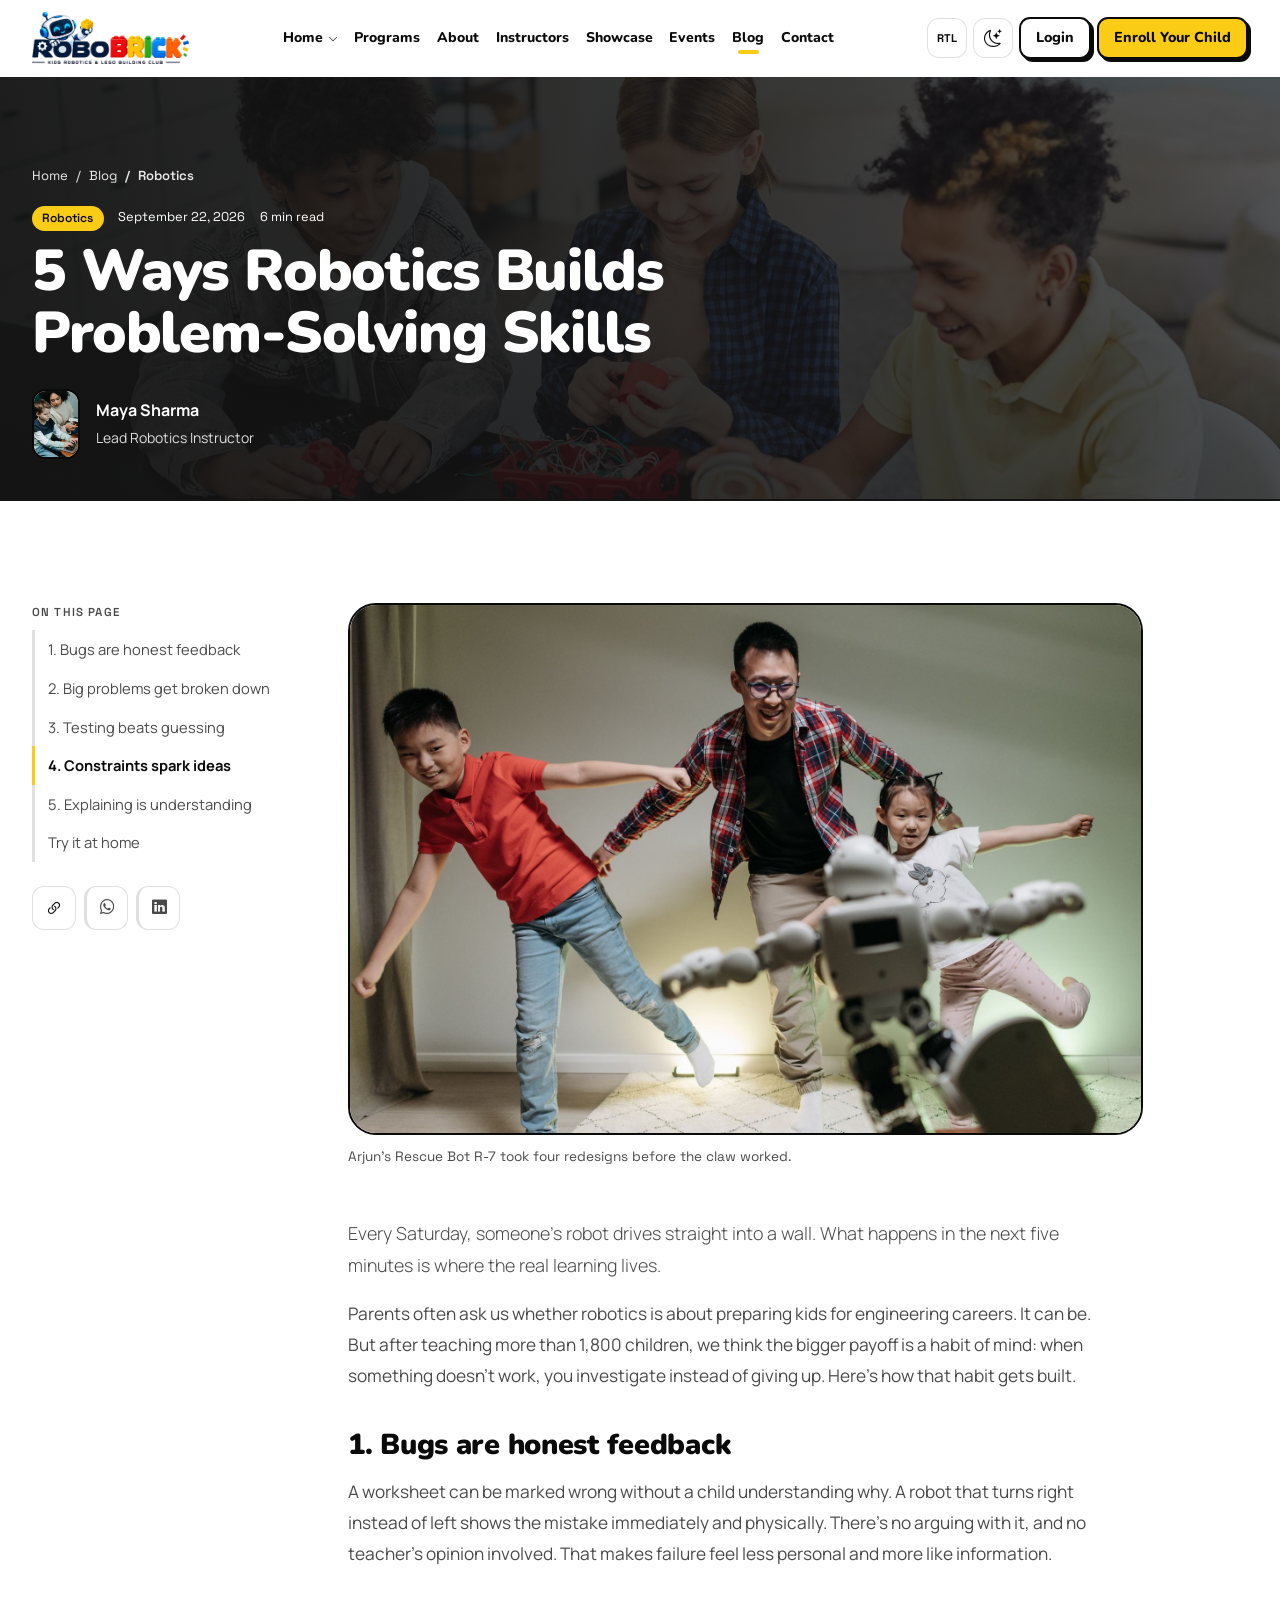
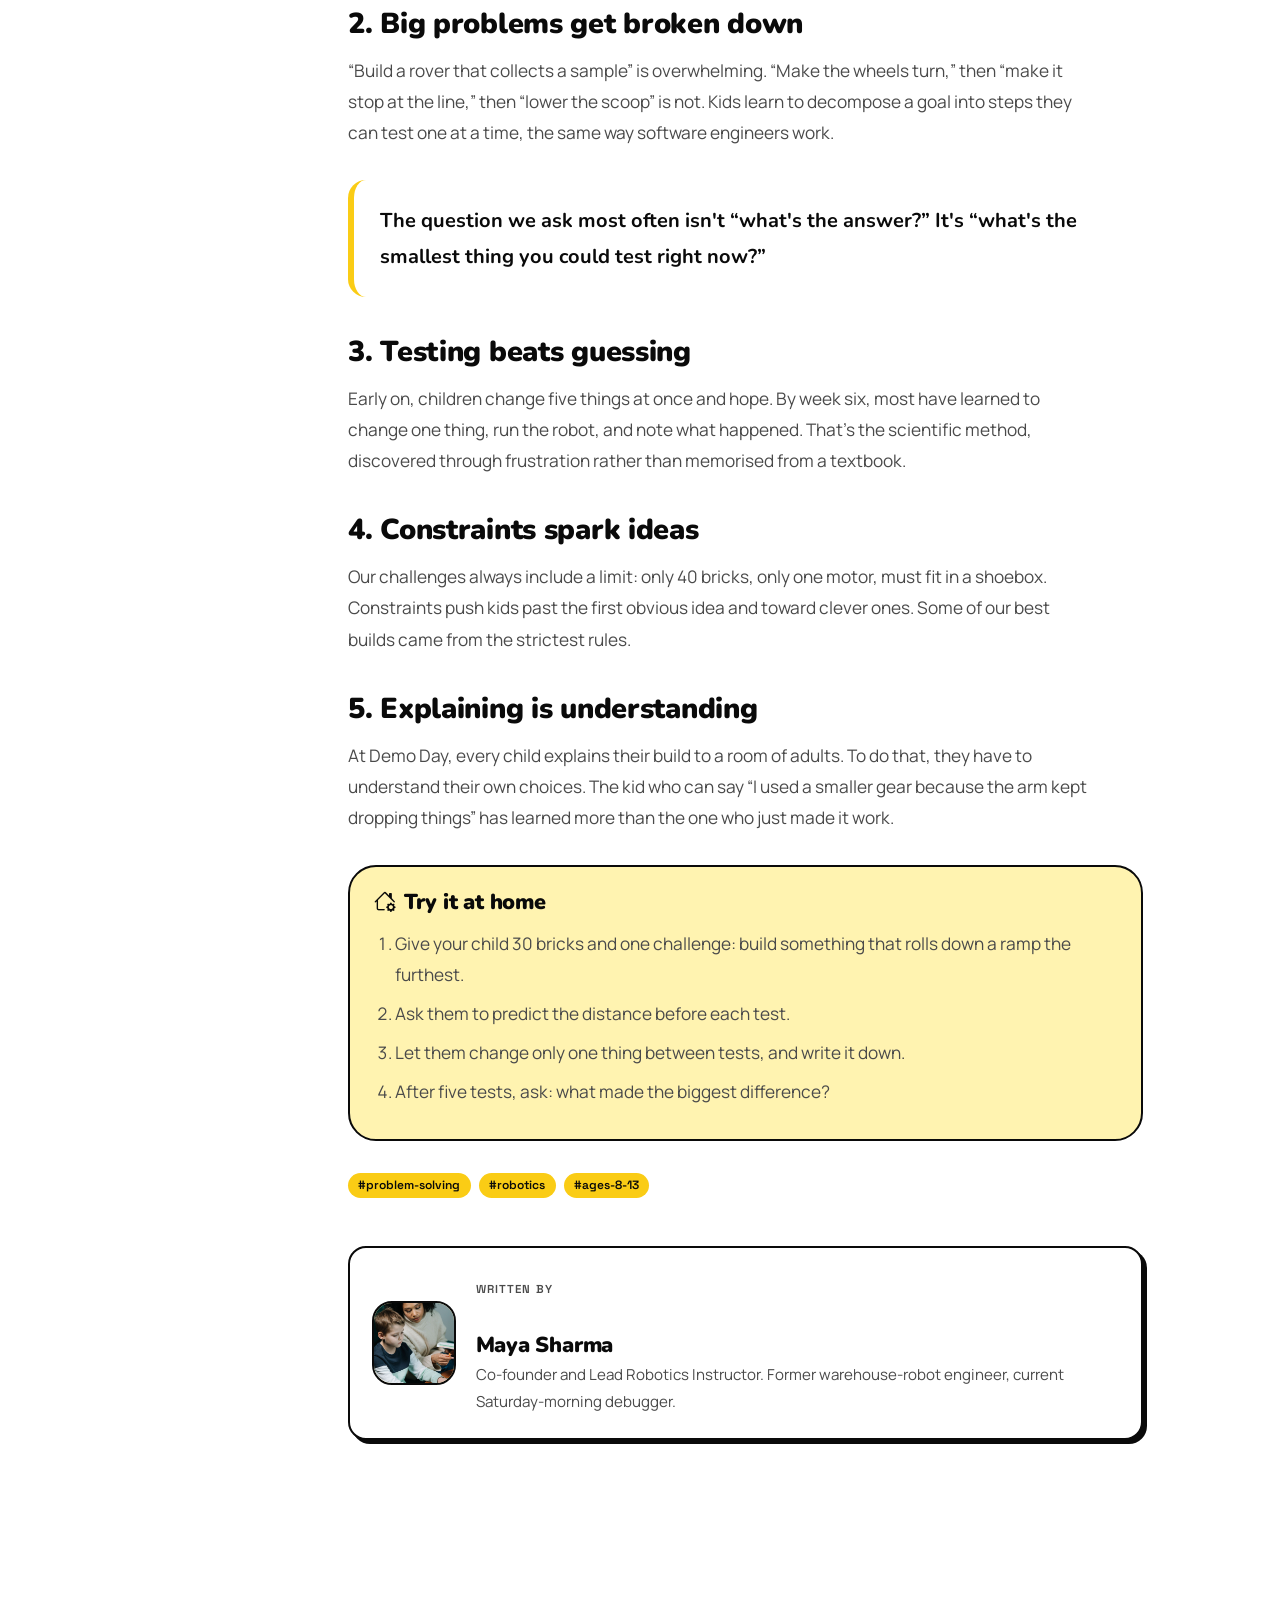
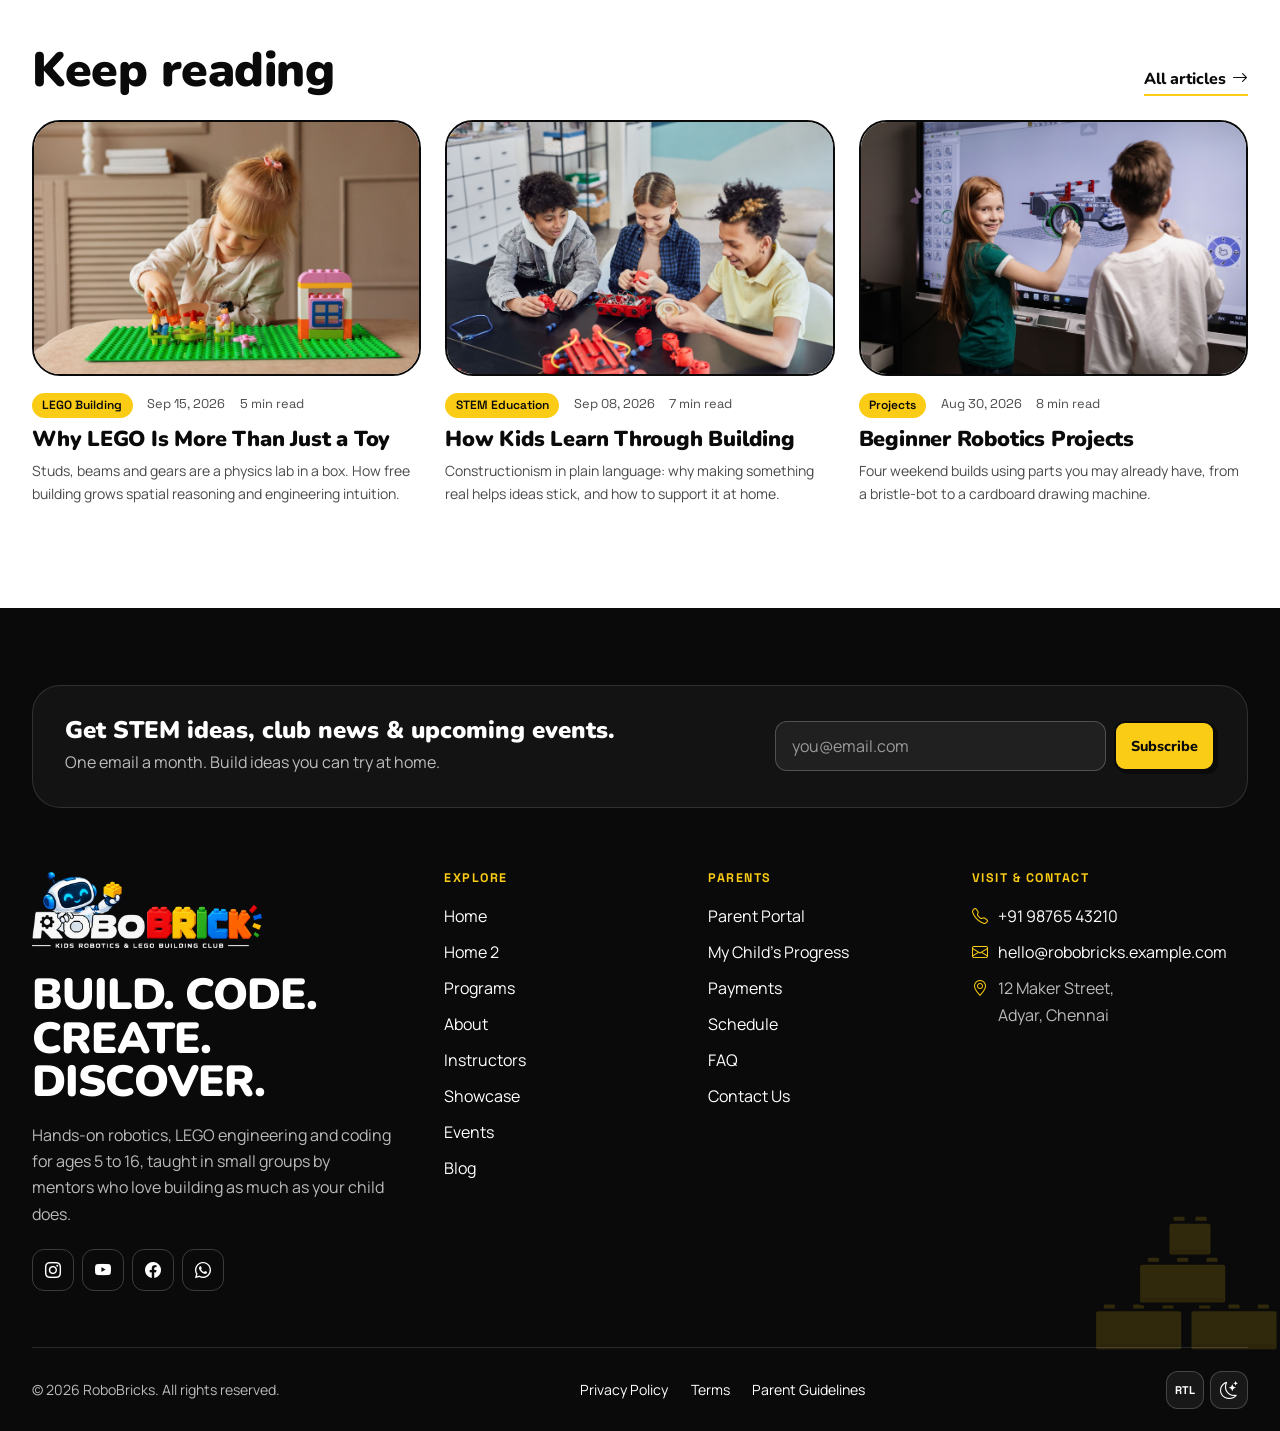
<file: pages/blog-details.html>
<!DOCTYPE html>
<html lang="en" dir="ltr" data-bs-theme="light">
<head>
<meta charset="utf-8">
<meta name="viewport" content="width=device-width, initial-scale=1">
<title>5 Ways Robotics Builds Problem-Solving Skills — RoboBricks Blog</title>
<meta name="description" content="How hands-on robotics teaches kids to break down problems, test ideas and learn from failure, with an activity to try at home.">
<meta name="theme-color" content="#FACC15">
<link rel="canonical" href="https://robobricks.example.com/pages/blog-details.html">
<meta property="og:type" content="website">
<meta property="og:site_name" content="RoboBricks">
<meta property="og:title" content="5 Ways Robotics Builds Problem-Solving Skills — RoboBricks Blog">
<meta property="og:description" content="How hands-on robotics teaches kids to break down problems, test ideas and learn from failure, with an activity to try at home.">
<meta property="og:url" content="https://robobricks.example.com/pages/blog-details.html">
<meta property="og:image" content="https://robobricks.example.com/assets/img/hero-lab-bg.jpg">
<meta name="twitter:card" content="summary_large_image">

<link rel="icon" href="../assets/img/favicon.svg" type="image/svg+xml">
<link rel="preconnect" href="https://fonts.googleapis.com">
<link rel="preconnect" href="https://fonts.gstatic.com" crossorigin>
<link href="https://fonts.googleapis.com/css2?family=Manrope:wght@400;500;600;700&family=Nunito:wght@700;800;900&family=Space+Grotesk:wght@500;600;700&display=swap" rel="stylesheet">
<link id="bs-css" rel="stylesheet" href="https://cdn.jsdelivr.net/npm/bootstrap@5.3.3/dist/css/bootstrap.min.css">
<script>(function(){try{var d=document.documentElement,t=localStorage.getItem('robotics-theme'),r=localStorage.getItem('robotics-dir');if(t)d.setAttribute('data-bs-theme',t);if(r==='rtl'){d.setAttribute('dir','rtl');var l=document.getElementById('bs-css');if(l)l.href=l.href.replace('bootstrap.min.css','bootstrap.rtl.min.css');}}catch(e){}})();</script>
<link rel="stylesheet" href="https://cdn.jsdelivr.net/npm/bootstrap-icons@1.11.3/font/bootstrap-icons.min.css">
<link rel="stylesheet" href="../assets/css/style.css">

<link rel="stylesheet" href="../assets/css/rtl.css">

<script type="application/ld+json">{"@context": "https://schema.org", "@type": "Article", "headline": "5 Ways Robotics Builds Problem-Solving Skills", "datePublished": "2026-09-22", "image": "https://robobricks.example.com/assets/img/build-rescue-robot.svg", "author": {"@type": "Person", "name": "Maya Sharma"}, "publisher": {"@type": "Organization", "name": "RoboBricks", "logo": {"@type": "ImageObject", "url": "https://robobricks.example.com/assets/img/favicon.svg"}}}</script><script type="application/ld+json">{"@context": "https://schema.org", "@type": "BreadcrumbList", "itemListElement": [{"@type": "ListItem", "position": 1, "name": "Home", "item": "https://robobricks.example.com/pages/index.html"}, {"@type": "ListItem", "position": 2, "name": "Blog", "item": "https://robobricks.example.com/pages/blog.html"}, {"@type": "ListItem", "position": 3, "name": "5 Ways Robotics Builds Problem-Solving Skills", "item": "https://robobricks.example.com/pages/blog-details.html"}]}</script>
</head>
<body class="">
<a class="skip-link" href="#main">Skip to content</a>
<header class="rb-header">
  <div class="container-rb bar">
    <a class="rb-logo " href="index.html" aria-label="RoboBricks home"><picture class="logo-light"><source srcset="../assets/img/logo.webp" type="image/webp"><img class="rb-logo-img" src="../assets/img/logo.png" alt="RoboBricks – Kids Robotics &amp; LEGO Building Club" width="720" height="238"></picture><picture class="logo-dark"><source srcset="../assets/img/logo-dark.webp" type="image/webp"><img class="rb-logo-img" src="../assets/img/logo-dark.png" alt="RoboBricks – Kids Robotics &amp; LEGO Building Club" width="720" height="238"></picture></a>
    <nav aria-label="Primary"><ul class="rb-nav"><li class="nav-drop dropdown"><a href="index.html" role="button" data-bs-toggle="dropdown" aria-expanded="false" aria-haspopup="true">Home<i class="bi bi-chevron-down" aria-hidden="true"></i></a><ul class="dropdown-menu"><li><a class="dropdown-item" href="index.html">Home 1</a></li><li><a class="dropdown-item" href="home-2.html">Home 2</a></li></ul></li><li><a href="programs.html">Programs</a></li><li><a href="about.html">About</a></li><li><a href="instructors.html">Instructors</a></li><li><a href="showcase.html">Showcase</a></li><li><a href="events.html">Events</a></li><li><a href="blog.html" aria-current="page">Blog</a></li><li><a href="contact.html">Contact</a></li></ul></nav>
    <div class="actions">
      <button type="button" class="icon-btn hide-mobile" data-dir-toggle aria-pressed="false" title="Toggle text direction"><span class="font-tech fw-bold u-fs-70" data-dir-label>RTL</span></button>
<button type="button" class="icon-btn" data-theme-toggle aria-pressed="false" aria-label="Switch to dark mode"><i class="bi bi-moon-stars theme-icon-light" aria-hidden="true"></i><i class="bi bi-sun theme-icon-dark" aria-hidden="true"></i></button>
      <a class="btn-rb btn-ghost btn-sm portal-btn hide-xs" href="login.html">Login</a>
      <a class="btn-rb btn-sm hide-xs" href="register.html">Enroll Your Child</a>
      <button class="icon-btn menu-toggle" type="button" data-bs-toggle="offcanvas" data-bs-target="#mobileNav" aria-controls="mobileNav" aria-label="Open menu"><i class="bi bi-list fs-4" aria-hidden="true"></i></button>
    </div>
  </div>
</header>
<div class="offcanvas offcanvas-end rb-offcanvas" tabindex="-1" id="mobileNav" aria-labelledby="mobileNavLabel">
  <div class="offcanvas-header">
    <h2 class="visually-hidden" id="mobileNavLabel">Menu</h2>
    <a class="rb-logo " href="index.html" aria-label="RoboBricks home"><picture class="logo-light"><source srcset="../assets/img/logo.webp" type="image/webp"><img class="rb-logo-img" src="../assets/img/logo.png" alt="RoboBricks – Kids Robotics &amp; LEGO Building Club" width="720" height="238"></picture><picture class="logo-dark"><source srcset="../assets/img/logo-dark.webp" type="image/webp"><img class="rb-logo-img" src="../assets/img/logo-dark.png" alt="RoboBricks – Kids Robotics &amp; LEGO Building Club" width="720" height="238"></picture></a>
    <button type="button" class="icon-btn" data-bs-dismiss="offcanvas" aria-label="Close menu"><i class="bi bi-x-lg" aria-hidden="true"></i></button>
  </div>
  <div class="offcanvas-body d-flex flex-column gap-4">
    <nav aria-label="Mobile"><ul class="mobile-nav"><li><a href="index.html">Home<i class="bi bi-arrow-right" aria-hidden="true"></i></a></li><li><a href="home-2.html">Home 2<i class="bi bi-arrow-right" aria-hidden="true"></i></a></li><li><a href="programs.html">Programs<i class="bi bi-arrow-right" aria-hidden="true"></i></a></li><li><a href="about.html">About<i class="bi bi-arrow-right" aria-hidden="true"></i></a></li><li><a href="instructors.html">Instructors<i class="bi bi-arrow-right" aria-hidden="true"></i></a></li><li><a href="showcase.html">Showcase<i class="bi bi-arrow-right" aria-hidden="true"></i></a></li><li><a href="events.html">Events<i class="bi bi-arrow-right" aria-hidden="true"></i></a></li><li><a href="blog.html" aria-current="page">Blog<i class="bi bi-arrow-right" aria-hidden="true"></i></a></li><li><a href="contact.html">Contact<i class="bi bi-arrow-right" aria-hidden="true"></i></a></li></ul></nav>
    <div class="d-grid gap-2 offcanvas-ctas">
      <a class="btn-rb btn-lg" href="register.html">Enroll Your Child</a>
      <a class="btn-rb btn-ghost" href="login.html"><i class="bi bi-person-circle" aria-hidden="true"></i>Parent Portal</a>
    </div>
    <div class="d-flex gap-2 align-items-center mt-auto"><span class="small me-auto">Display</span><button type="button" class="icon-btn " data-dir-toggle aria-pressed="false" title="Toggle text direction"><span class="font-tech fw-bold u-fs-70" data-dir-label>RTL</span></button>
<button type="button" class="icon-btn" data-theme-toggle aria-pressed="false" aria-label="Switch to dark mode"><i class="bi bi-moon-stars theme-icon-light" aria-hidden="true"></i><i class="bi bi-sun theme-icon-dark" aria-hidden="true"></i></button></div>
  </div>
</div>
<main id="main">
<div class="reading-progress" aria-hidden="true"></div>
<section class="page-hero has-banner-bg banner-blog-details u-pb-hero">
  <div class="container-rb">
    <nav class="rb-breadcrumb" aria-label="Breadcrumb"><ol class="breadcrumb"><li class="breadcrumb-item"><a href="index.html">Home</a></li><li class="breadcrumb-item"><a href="blog.html">Blog</a></li><li class="breadcrumb-item active" aria-current="page">Robotics</li></ol></nav>
    <div class="post-meta"><span class="chip">Robotics</span><span>September 22, 2026</span><span>6 min read</span></div>
    <h1 class="u-title-article">5 Ways Robotics Builds Problem-Solving Skills</h1>
    <div class="d-flex align-items-center gap-3 mt-4"><img src="../assets/img/maya.jpg" data-fallback="" alt="" width="48" height="48" class="ava-photo u-frame-14"><div>
      <strong class="text-ink d-block">Maya Sharma</strong><span class="small">Lead Robotics Instructor</span></div></div>
  </div>
</section>
<div class="section"><div class="container-rb"><div class="row g-5">
  <aside class="col-lg-3 d-none d-lg-block" aria-label="Table of contents"><nav class="toc"><span class="tech-label d-block mb-2">On this page</span><a href="#t1">1. Bugs are honest feedback</a><a href="#t2">2. Big problems get broken down</a><a href="#t3">3. Testing beats guessing</a><a href="#t4">4. Constraints spark ideas</a><a href="#t5">5. Explaining is understanding</a><a href="#t6">Try it at home</a>
    <div class="mt-4 d-flex gap-2"><button type="button" class="icon-btn" data-copy="https://robobricks.example.com/pages/blog-details.html" aria-label="Copy link"><i class="bi bi-link-45deg" aria-hidden="true"></i></button><a class="icon-btn" href="#" aria-label="Share on WhatsApp"><i class="bi bi-whatsapp" aria-hidden="true"></i></a><a class="icon-btn" href="#" aria-label="Share on LinkedIn"><i class="bi bi-linkedin" aria-hidden="true"></i></a></div></nav></aside>
  <article class="col-lg-8 article">
    <figure class="mb-5"><img src="../assets/img/rescue robot.jpg" data-fallback="" alt="A student wiring motors and wheels onto a DIY rescue robot" width="800" height="600"><figcaption>Arjun's Rescue Bot R-7 took four redesigns before the claw worked.</figcaption></figure>
    <p class="lead">Every Saturday, someone's robot drives straight into a wall. What happens in the next five minutes is where the real learning lives.</p>
    <p>Parents often ask us whether robotics is about preparing kids for engineering careers. It can be. But after teaching more than 1,800 children, we think the bigger payoff is a habit of mind: when something doesn't work, you investigate instead of giving up. Here's how that habit gets built.</p>
    <h2 id="t1">1. Bugs are honest feedback</h2>
    <p>A worksheet can be marked wrong without a child understanding why. A robot that turns right instead of left shows the mistake immediately and physically. There's no arguing with it, and no teacher's opinion involved. That makes failure feel less personal and more like information.</p>
    <h2 id="t2">2. Big problems get broken down</h2>
    <p>“Build a rover that collects a sample” is overwhelming. “Make the wheels turn,” then “make it stop at the line,” then “lower the scoop” is not. Kids learn to decompose a goal into steps they can test one at a time, the same way software engineers work.</p>
    <blockquote>The question we ask most often isn't “what's the answer?” It's “what's the smallest thing you could test right now?”</blockquote>
    <h2 id="t3">3. Testing beats guessing</h2>
    <p>Early on, children change five things at once and hope. By week six, most have learned to change one thing, run the robot, and note what happened. That's the scientific method, discovered through frustration rather than memorised from a textbook.</p>
    <h2 id="t4">4. Constraints spark ideas</h2>
    <p>Our challenges always include a limit: only 40 bricks, only one motor, must fit in a shoebox. Constraints push kids past the first obvious idea and toward clever ones. Some of our best builds came from the strictest rules.</p>
    <h2 id="t5">5. Explaining is understanding</h2>
    <p>At Demo Day, every child explains their build to a room of adults. To do that, they have to understand their own choices. The kid who can say “I used a smaller gear because the arm kept dropping things” has learned more than the one who just made it work.</p>
    <div class="try-box" id="t6"><h3 class="mt-0"><i class="bi bi-house-gear me-2" aria-hidden="true"></i>Try it at home</h3>
      <ol class="mb-0"><li>Give your child 30 bricks and one challenge: build something that rolls down a ramp the furthest.</li><li>Ask them to predict the distance before each test.</li><li>Let them change only one thing between tests, and write it down.</li><li>After five tests, ask: what made the biggest difference?</li></ol></div>
    <div class="d-flex flex-wrap gap-2 my-4"><span class="chip">#problem-solving</span><span class="chip">#robotics</span><span class="chip">#ages-8-13</span></div>
    <div class="brick-card author-box mt-5"><img src="../assets/img/maya.jpg" data-fallback="../assets/img/avatar-maya.svg" alt="" width="84" height="84"><div><span class="tech-label">Written by</span><h3 class="h5 mb-1">Maya Sharma</h3><p class="small mb-0">Co-founder and Lead Robotics Instructor. Former warehouse-robot engineer, current Saturday-morning debugger.</p></div></div>
  </article>
</div></div></div>
<section class="section bg-alt"><div class="container-rb"><div class="d-flex justify-content-between align-items-end mb-4"><h2 class="display-2x mb-0">Keep reading</h2><a class="btn-link-rb" href="blog.html">All articles <i class="bi bi-arrow-right" aria-hidden="true"></i></a></div>
<div class="row g-4"><div class="col-md-4"><a class="post-card" href="blog-details.html" data-cat="lego">
  <div class="thumb"><img src="../assets/img/blog1.jpg" data-fallback="../assets/img/build-bridge.svg" alt="" width="800" height="600" loading="lazy"></div>
  <div class="post-meta"><span class="chip">LEGO Building</span><span>Sep 15, 2026</span><span>5 min read</span></div>
  <h3>Why LEGO Is More Than Just a Toy</h3>
  <p class="small mb-0">Studs, beams and gears are a physics lab in a box. How free building grows spatial reasoning and engineering intuition.</p>
</a></div><div class="col-md-4"><a class="post-card" href="blog-details.html" data-cat="stem">
  <div class="thumb"><img src="../assets/img/blog2.jpg" data-fallback="" alt="" width="800" height="600" loading="lazy"></div>
  <div class="post-meta"><span class="chip">STEM Education</span><span>Sep 08, 2026</span><span>7 min read</span></div>
  <h3>How Kids Learn Through Building</h3>
  <p class="small mb-0">Constructionism in plain language: why making something real helps ideas stick, and how to support it at home.</p>
</a></div><div class="col-md-4"><a class="post-card" href="blog-details.html" data-cat="projects">
  <div class="thumb"><img src="../assets/img/blog4.jpg" data-fallback="" alt="" width="800" height="600" loading="lazy"></div>
  <div class="post-meta"><span class="chip">Projects</span><span>Aug 30, 2026</span><span>8 min read</span></div>
  <h3>Beginner Robotics Projects</h3>
  <p class="small mb-0">Four weekend builds using parts you may already have, from a bristle-bot to a cardboard drawing machine.</p>
</a></div></div></div></section>
</main>
<footer class="rb-footer">
  <img class="footer-bricks" src="../assets/img/footer-bricks.svg" width="300" height="200" alt="" loading="lazy">
  <div class="container-rb">
    <div class="footer-news news">
      <div class="footer-news-text">
        <h3>Get STEM ideas, club news &amp; upcoming events.</h3>
        <p class="mb-0">One email a month. Build ideas you can try at home.</p>
      </div>
      <form class="news-form" data-newsletter>
        <label class="visually-hidden" for="nl-email">Email address</label>
        <input id="nl-email" type="email" placeholder="you@email.com" required autocomplete="email">
        <button class="btn-rb btn-sm" type="submit">Subscribe</button>
      </form>
    </div>

    <div class="footer-grid">
      <div class="footer-brand">
        <a class="rb-logo " href="index.html" aria-label="RoboBricks home"><picture class="logo-light"><source srcset="../assets/img/logo.webp" type="image/webp"><img class="rb-logo-img" src="../assets/img/logo.png" alt="RoboBricks – Kids Robotics &amp; LEGO Building Club" width="720" height="238"></picture><picture class="logo-dark"><source srcset="../assets/img/logo-dark.webp" type="image/webp"><img class="rb-logo-img" src="../assets/img/logo-dark.png" alt="RoboBricks – Kids Robotics &amp; LEGO Building Club" width="720" height="238"></picture></a>
        <h2 class="tagline">Build. Code.<br>Create. Discover.</h2>
        <p>Hands-on robotics, LEGO engineering and coding for ages 5 to 16, taught in small groups by mentors who love building as much as your child does.</p>
        <div class="footer-socials">
          <a href="#" aria-label="RoboBricks on Instagram"><i class="bi bi-instagram" aria-hidden="true"></i></a>
          <a href="#" aria-label="RoboBricks on YouTube"><i class="bi bi-youtube" aria-hidden="true"></i></a>
          <a href="#" aria-label="RoboBricks on Facebook"><i class="bi bi-facebook" aria-hidden="true"></i></a>
          <a href="#" aria-label="RoboBricks on WhatsApp"><i class="bi bi-whatsapp" aria-hidden="true"></i></a>
        </div>
      </div>
      <nav class="footer-col" aria-label="Explore">
        <h3>Explore</h3>
        <ul><li><a href="index.html">Home</a></li><li><a href="home-2.html">Home 2</a></li><li><a href="programs.html">Programs</a></li><li><a href="about.html">About</a></li><li><a href="instructors.html">Instructors</a></li><li><a href="showcase.html">Showcase</a></li><li><a href="events.html">Events</a></li><li><a href="blog.html">Blog</a></li></ul>
      </nav>
      <nav class="footer-col" aria-label="Parents">
        <h3>Parents</h3>
        <ul><li><a href="login.html">Parent Portal</a></li><li><a href="dashboard/progress.html">My Child's Progress</a></li><li><a href="dashboard/payments.html">Payments</a></li><li><a href="dashboard/schedule.html">Schedule</a></li><li><a href="faq.html">FAQ</a></li><li><a href="contact.html">Contact Us</a></li></ul>
      </nav>
      <div class="footer-col footer-contact">
        <h3>Visit &amp; contact</h3>
        <ul>
          <li><i class="bi bi-telephone" aria-hidden="true"></i><a href="tel:+919876543210">+91 98765 43210</a></li>
          <li><i class="bi bi-envelope" aria-hidden="true"></i><a href="mailto:hello@robobricks.example.com">hello@robobricks.example.com</a></li>
          <li><i class="bi bi-geo-alt" aria-hidden="true"></i><address>12 Maker Street,<br>Adyar, Chennai</address></li>
        </ul>
      </div>
    </div>

    <div class="footer-bottom">
      <span class="copy">© 2026 RoboBricks. All rights reserved.</span>
      <nav aria-label="Legal"><a href="#">Privacy Policy</a><a href="#">Terms</a><a href="#">Parent Guidelines</a></nav>
      <span class="footer-prefs"><button type="button" class="icon-btn " data-dir-toggle aria-pressed="false" title="Toggle text direction"><span class="font-tech fw-bold u-fs-70" data-dir-label>RTL</span></button>
<button type="button" class="icon-btn" data-theme-toggle aria-pressed="false" aria-label="Switch to dark mode"><i class="bi bi-moon-stars theme-icon-light" aria-hidden="true"></i><i class="bi bi-sun theme-icon-dark" aria-hidden="true"></i></button></span>
    </div>
  </div>
</footer>
<button class="to-top" type="button" aria-label="Back to top"><i class="bi bi-arrow-up" aria-hidden="true"></i></button>

<script src="https://cdn.jsdelivr.net/npm/bootstrap@5.3.3/dist/js/bootstrap.bundle.min.js" defer></script>
<script src="../assets/js/main.js" defer></script>
</body>
</html>
</file>
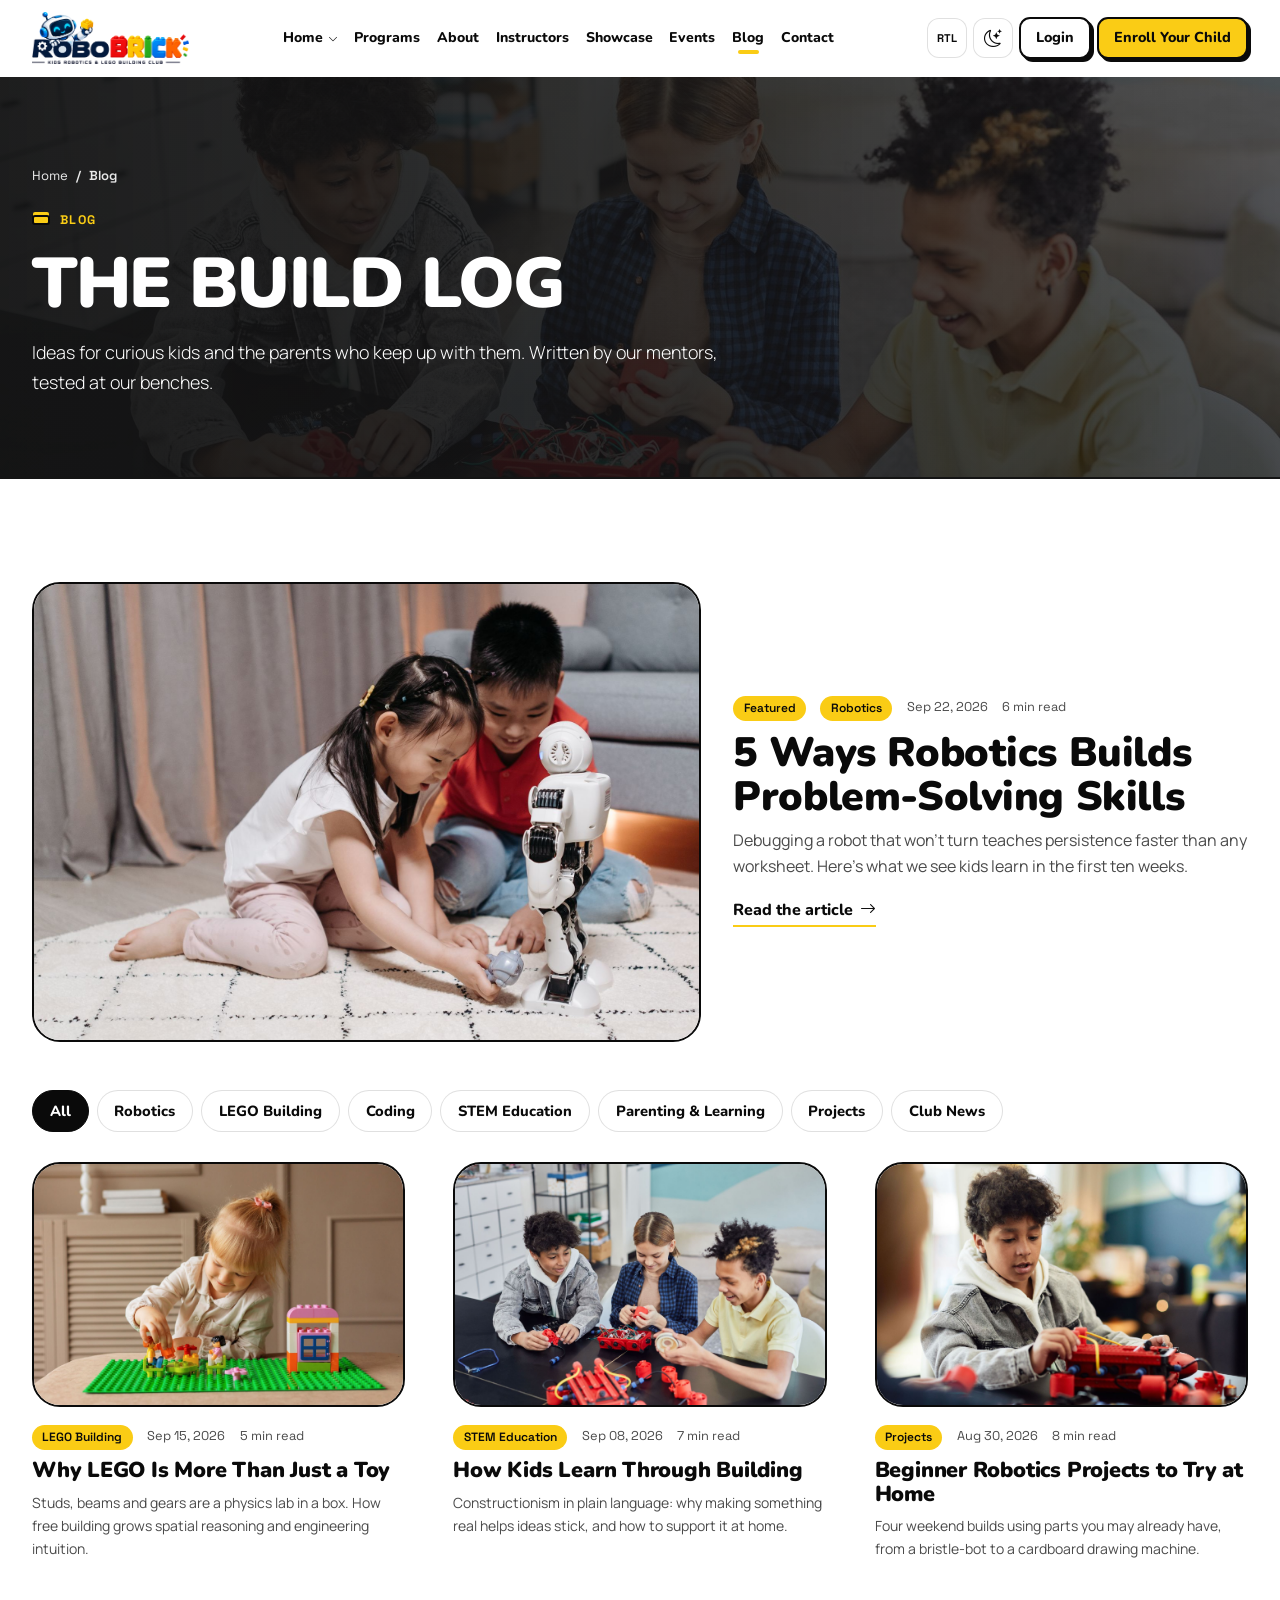
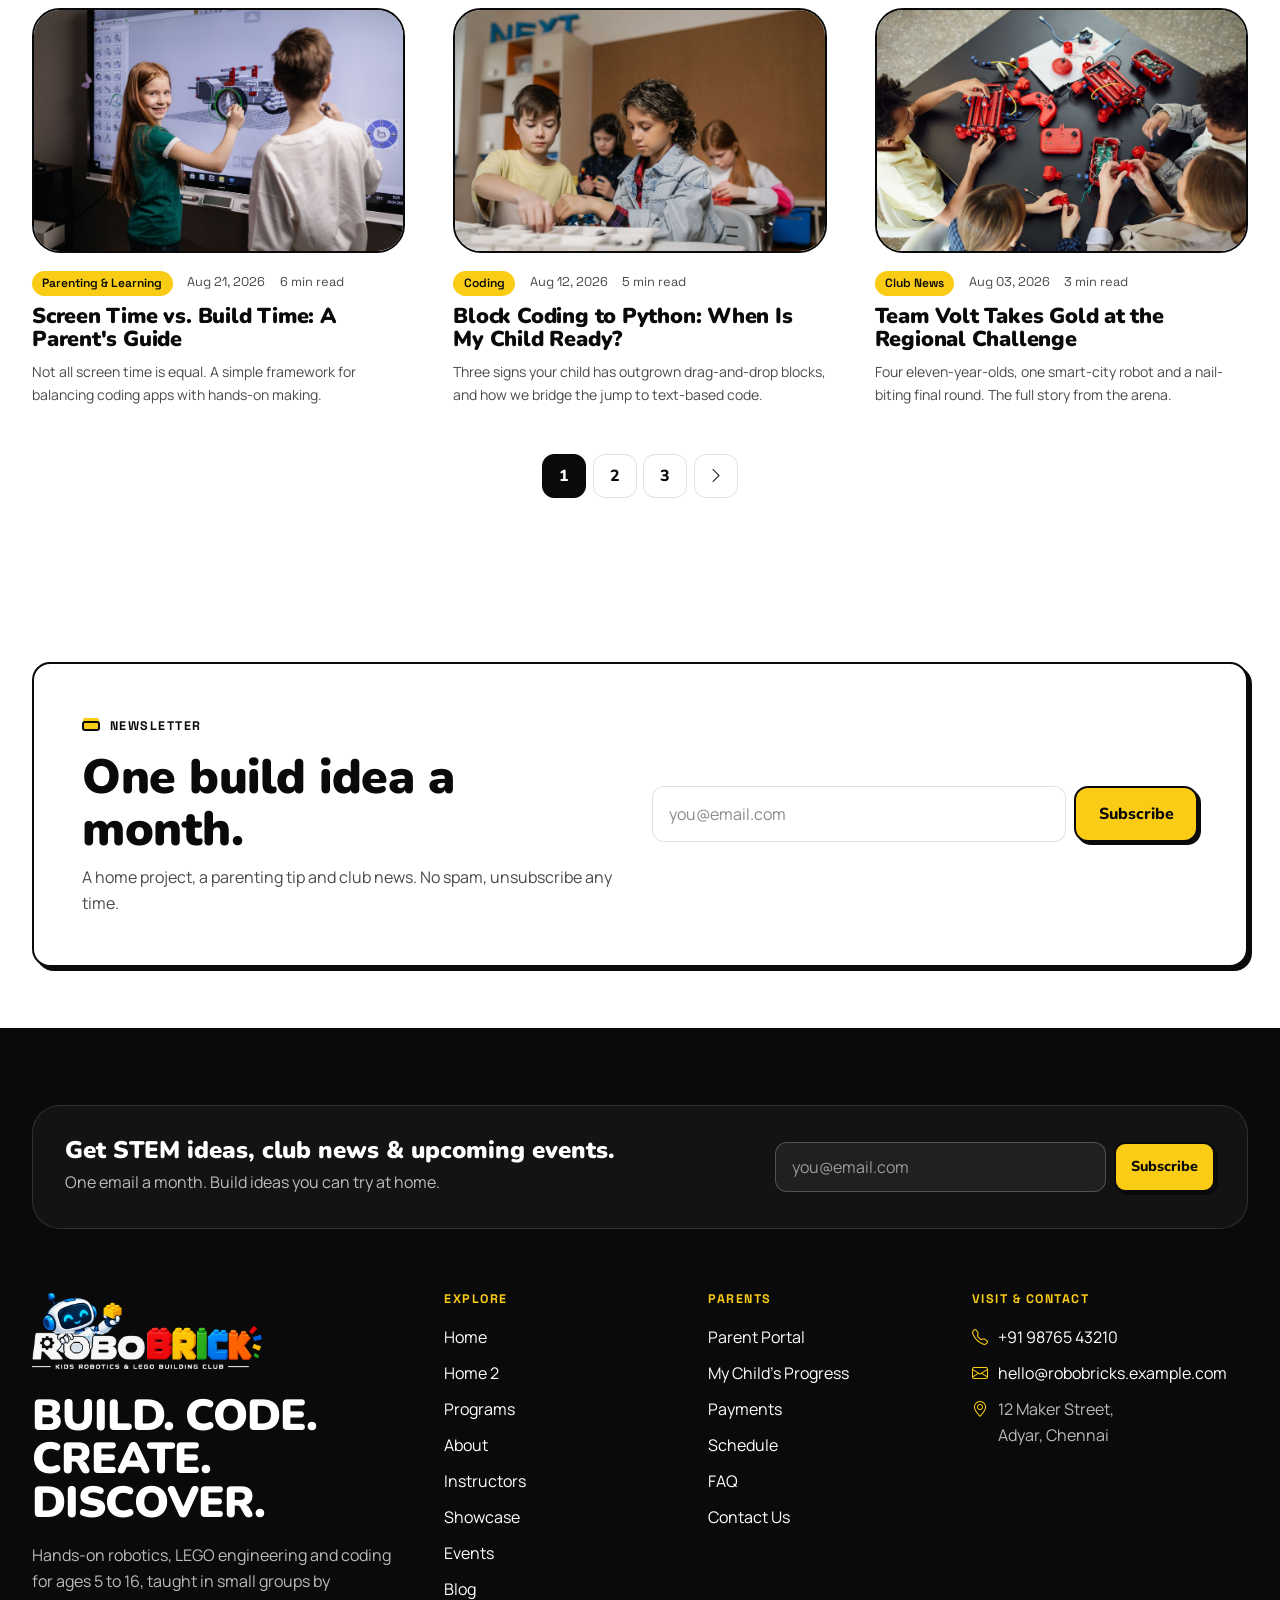
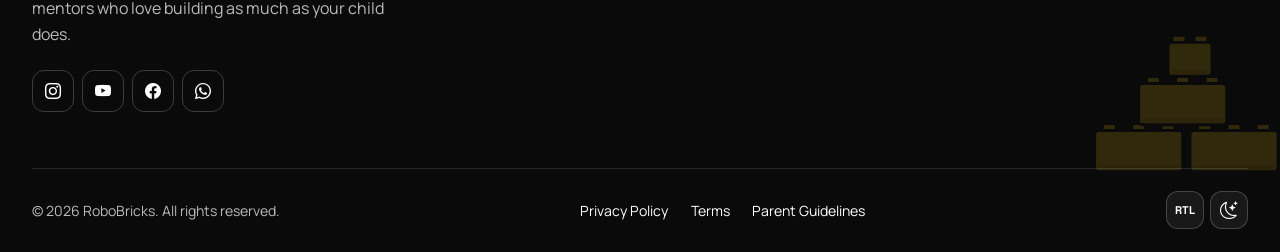
<file: pages/blog.html>
<!DOCTYPE html>
<html lang="en" dir="ltr" data-bs-theme="light">
<head>
<meta charset="utf-8">
<meta name="viewport" content="width=device-width, initial-scale=1">
<title>Blog — RoboBricks Build Log</title>
<meta name="description" content="STEM ideas, robotics projects to try at home and parenting tips from the RoboBricks mentors.">
<meta name="theme-color" content="#FACC15">
<link rel="canonical" href="https://robobricks.example.com/pages/blog.html">
<meta property="og:type" content="website">
<meta property="og:site_name" content="RoboBricks">
<meta property="og:title" content="Blog — RoboBricks Build Log">
<meta property="og:description" content="STEM ideas, robotics projects to try at home and parenting tips from the RoboBricks mentors.">
<meta property="og:url" content="https://robobricks.example.com/pages/blog.html">
<meta property="og:image" content="https://robobricks.example.com/assets/img/hero-lab-bg.jpg">
<meta name="twitter:card" content="summary_large_image">

<link rel="icon" href="../assets/img/favicon.svg" type="image/svg+xml">
<link rel="preconnect" href="https://fonts.googleapis.com">
<link rel="preconnect" href="https://fonts.gstatic.com" crossorigin>
<link href="https://fonts.googleapis.com/css2?family=Manrope:wght@400;500;600;700&family=Nunito:wght@700;800;900&family=Space+Grotesk:wght@500;600;700&display=swap" rel="stylesheet">
<link id="bs-css" rel="stylesheet" href="https://cdn.jsdelivr.net/npm/bootstrap@5.3.3/dist/css/bootstrap.min.css">
<script>(function(){try{var d=document.documentElement,t=localStorage.getItem('robotics-theme'),r=localStorage.getItem('robotics-dir');if(t)d.setAttribute('data-bs-theme',t);if(r==='rtl'){d.setAttribute('dir','rtl');var l=document.getElementById('bs-css');if(l)l.href=l.href.replace('bootstrap.min.css','bootstrap.rtl.min.css');}}catch(e){}})();</script>
<link rel="stylesheet" href="https://cdn.jsdelivr.net/npm/bootstrap-icons@1.11.3/font/bootstrap-icons.min.css">
<link rel="stylesheet" href="../assets/css/style.css">

<link rel="stylesheet" href="../assets/css/rtl.css">

<script type="application/ld+json">{"@context": "https://schema.org", "@type": "EducationalOrganization", "name": "RoboBricks", "description": "Kids robotics, LEGO engineering and coding club for ages 5 to 16.", "url": "https://robobricks.example.com", "logo": "https://robobricks.example.com/assets/img/logo.png", "telephone": "+91 98765 43210", "email": "hello@robobricks.example.com", "address": {"@type": "PostalAddress", "streetAddress": "12 Maker Street, Adyar", "addressLocality": "Chennai", "postalCode": "600020", "addressCountry": "IN"}, "sameAs": ["https://instagram.com/", "https://youtube.com/"]}</script><script type="application/ld+json">{"@context": "https://schema.org", "@type": "BreadcrumbList", "itemListElement": [{"@type": "ListItem", "position": 1, "name": "Home", "item": "https://robobricks.example.com/pages/index.html"}, {"@type": "ListItem", "position": 2, "name": "Blog", "item": "https://robobricks.example.com/pages/blog.html"}]}</script>
</head>
<body class="">
<a class="skip-link" href="#main">Skip to content</a>
<header class="rb-header">
  <div class="container-rb bar">
    <a class="rb-logo " href="index.html" aria-label="RoboBricks home"><picture class="logo-light"><source srcset="../assets/img/logo.webp" type="image/webp"><img class="rb-logo-img" src="../assets/img/logo.png" alt="RoboBricks – Kids Robotics &amp; LEGO Building Club" width="720" height="238"></picture><picture class="logo-dark"><source srcset="../assets/img/logo-dark.webp" type="image/webp"><img class="rb-logo-img" src="../assets/img/logo-dark.png" alt="RoboBricks – Kids Robotics &amp; LEGO Building Club" width="720" height="238"></picture></a>
    <nav aria-label="Primary"><ul class="rb-nav"><li class="nav-drop dropdown"><a href="index.html" role="button" data-bs-toggle="dropdown" aria-expanded="false" aria-haspopup="true">Home<i class="bi bi-chevron-down" aria-hidden="true"></i></a><ul class="dropdown-menu"><li><a class="dropdown-item" href="index.html">Home 1</a></li><li><a class="dropdown-item" href="home-2.html">Home 2</a></li></ul></li><li><a href="programs.html">Programs</a></li><li><a href="about.html">About</a></li><li><a href="instructors.html">Instructors</a></li><li><a href="showcase.html">Showcase</a></li><li><a href="events.html">Events</a></li><li><a href="blog.html" aria-current="page">Blog</a></li><li><a href="contact.html">Contact</a></li></ul></nav>
    <div class="actions">
      <button type="button" class="icon-btn hide-mobile" data-dir-toggle aria-pressed="false" title="Toggle text direction"><span class="font-tech fw-bold u-fs-70" data-dir-label>RTL</span></button>
<button type="button" class="icon-btn" data-theme-toggle aria-pressed="false" aria-label="Switch to dark mode"><i class="bi bi-moon-stars theme-icon-light" aria-hidden="true"></i><i class="bi bi-sun theme-icon-dark" aria-hidden="true"></i></button>
      <a class="btn-rb btn-ghost btn-sm portal-btn hide-xs" href="login.html">Login</a>
      <a class="btn-rb btn-sm hide-xs" href="register.html">Enroll Your Child</a>
      <button class="icon-btn menu-toggle" type="button" data-bs-toggle="offcanvas" data-bs-target="#mobileNav" aria-controls="mobileNav" aria-label="Open menu"><i class="bi bi-list fs-4" aria-hidden="true"></i></button>
    </div>
  </div>
</header>
<div class="offcanvas offcanvas-end rb-offcanvas" tabindex="-1" id="mobileNav" aria-labelledby="mobileNavLabel">
  <div class="offcanvas-header">
    <h2 class="visually-hidden" id="mobileNavLabel">Menu</h2>
    <a class="rb-logo " href="index.html" aria-label="RoboBricks home"><picture class="logo-light"><source srcset="../assets/img/logo.webp" type="image/webp"><img class="rb-logo-img" src="../assets/img/logo.png" alt="RoboBricks – Kids Robotics &amp; LEGO Building Club" width="720" height="238"></picture><picture class="logo-dark"><source srcset="../assets/img/logo-dark.webp" type="image/webp"><img class="rb-logo-img" src="../assets/img/logo-dark.png" alt="RoboBricks – Kids Robotics &amp; LEGO Building Club" width="720" height="238"></picture></a>
    <button type="button" class="icon-btn" data-bs-dismiss="offcanvas" aria-label="Close menu"><i class="bi bi-x-lg" aria-hidden="true"></i></button>
  </div>
  <div class="offcanvas-body d-flex flex-column gap-4">
    <nav aria-label="Mobile"><ul class="mobile-nav"><li><a href="index.html">Home<i class="bi bi-arrow-right" aria-hidden="true"></i></a></li><li><a href="home-2.html">Home 2<i class="bi bi-arrow-right" aria-hidden="true"></i></a></li><li><a href="programs.html">Programs<i class="bi bi-arrow-right" aria-hidden="true"></i></a></li><li><a href="about.html">About<i class="bi bi-arrow-right" aria-hidden="true"></i></a></li><li><a href="instructors.html">Instructors<i class="bi bi-arrow-right" aria-hidden="true"></i></a></li><li><a href="showcase.html">Showcase<i class="bi bi-arrow-right" aria-hidden="true"></i></a></li><li><a href="events.html">Events<i class="bi bi-arrow-right" aria-hidden="true"></i></a></li><li><a href="blog.html" aria-current="page">Blog<i class="bi bi-arrow-right" aria-hidden="true"></i></a></li><li><a href="contact.html">Contact<i class="bi bi-arrow-right" aria-hidden="true"></i></a></li></ul></nav>
    <div class="d-grid gap-2 offcanvas-ctas">
      <a class="btn-rb btn-lg" href="register.html">Enroll Your Child</a>
      <a class="btn-rb btn-ghost" href="login.html"><i class="bi bi-person-circle" aria-hidden="true"></i>Parent Portal</a>
    </div>
    <div class="d-flex gap-2 align-items-center mt-auto"><span class="small me-auto">Display</span><button type="button" class="icon-btn " data-dir-toggle aria-pressed="false" title="Toggle text direction"><span class="font-tech fw-bold u-fs-70" data-dir-label>RTL</span></button>
<button type="button" class="icon-btn" data-theme-toggle aria-pressed="false" aria-label="Switch to dark mode"><i class="bi bi-moon-stars theme-icon-light" aria-hidden="true"></i><i class="bi bi-sun theme-icon-dark" aria-hidden="true"></i></button></div>
  </div>
</div>
<main id="main">
<section class="page-hero has-banner-bg banner-blog">
  
  <div class="container-rb">
    <nav class="rb-breadcrumb" aria-label="Breadcrumb"><ol class="breadcrumb"><li class="breadcrumb-item"><a href="index.html">Home</a></li><li class="breadcrumb-item active" aria-current="page">Blog</li></ol></nav>
    <span class="eyebrow">Blog</span>
    <h1>The Build Log</h1>
    <p class="lead">Ideas for curious kids and the parents who keep up with them. Written by our mentors, tested at our benches.</p>
    
  </div>
</section>
<section class="section">
  <div class="container-rb">
    <a class="post-card post-feature mb-5" href="blog-details.html">
      <div class="thumb"><img src="../assets/img/robotic build.jpg" data-fallback="../assets/img/build-rescue-robot.svg" alt="" width="800" height="600"></div>
      <div><div class="post-meta"><span class="chip chip-yellow">Featured</span><span class="chip">Robotics</span><span>Sep 22, 2026</span><span>6 min read</span></div><h2>5 Ways Robotics Builds Problem-Solving Skills</h2><p>Debugging a robot that won't turn teaches persistence faster than any worksheet. Here's what we see kids learn in the first ten weeks.</p><span class="btn-link-rb">Read the article <i class="bi bi-arrow-right" aria-hidden="true"></i></span></div>
    </a>
    <div class="filter-bar mb-4" data-filter-group="#posts" data-filter-live="#postLive" role="group" aria-label="Filter by category"><button type="button" class="filter-btn" data-filter="all" aria-pressed="true">All</button><button type="button" class="filter-btn" data-filter="robotics" aria-pressed="false">Robotics</button><button type="button" class="filter-btn" data-filter="lego" aria-pressed="false">LEGO Building</button><button type="button" class="filter-btn" data-filter="coding" aria-pressed="false">Coding</button><button type="button" class="filter-btn" data-filter="stem" aria-pressed="false">STEM Education</button><button type="button" class="filter-btn" data-filter="parenting" aria-pressed="false">Parenting & Learning</button><button type="button" class="filter-btn" data-filter="projects" aria-pressed="false">Projects</button><button type="button" class="filter-btn" data-filter="news" aria-pressed="false">Club News</button></div>
    <p id="postLive" class="visually-hidden" aria-live="polite"></p>
    <div class="row g-4 g-lg-5" id="posts"><div class="col-md-6 col-lg-4" data-cat="lego"><a class="post-card" href="blog-details.html" data-cat="lego">
  <div class="thumb"><img src="../assets/img/blog1.jpg" data-fallback="" alt="" width="800" height="600" loading="lazy"></div>
  <div class="post-meta"><span class="chip">LEGO Building</span><span>Sep 15, 2026</span><span>5 min read</span></div>
  <h3>Why LEGO Is More Than Just a Toy</h3>
  <p class="small mb-0">Studs, beams and gears are a physics lab in a box. How free building grows spatial reasoning and engineering intuition.</p>
</a></div><div class="col-md-6 col-lg-4" data-cat="stem"><a class="post-card" href="blog-details.html" data-cat="stem">
  <div class="thumb"><img src="../assets/img/blog2.jpg" data-fallback="" alt="" width="800" height="600" loading="lazy"></div>
  <div class="post-meta"><span class="chip">STEM Education</span><span>Sep 08, 2026</span><span>7 min read</span></div>
  <h3>How Kids Learn Through Building</h3>
  <p class="small mb-0">Constructionism in plain language: why making something real helps ideas stick, and how to support it at home.</p>
</a></div><div class="col-md-6 col-lg-4" data-cat="projects"><a class="post-card" href="blog-details.html" data-cat="projects">
  <div class="thumb"><img src="../assets/img/blog3.jpg" data-fallback="" alt="" width="800" height="600" loading="lazy"></div>
  <div class="post-meta"><span class="chip">Projects</span><span>Aug 30, 2026</span><span>8 min read</span></div>
  <h3>Beginner Robotics Projects to Try at Home</h3>
  <p class="small mb-0">Four weekend builds using parts you may already have, from a bristle-bot to a cardboard drawing machine.</p>
</a></div><div class="col-md-6 col-lg-4" data-cat="parenting"><a class="post-card" href="blog-details.html" data-cat="parenting">
  <div class="thumb"><img src="../assets/img/blog4.jpg" data-fallback="" alt="" width="800" height="600" loading="lazy"></div>
  <div class="post-meta"><span class="chip">Parenting & Learning</span><span>Aug 21, 2026</span><span>6 min read</span></div>
  <h3>Screen Time vs. Build Time: A Parent's Guide</h3>
  <p class="small mb-0">Not all screen time is equal. A simple framework for balancing coding apps with hands-on making.</p>
</a></div><div class="col-md-6 col-lg-4" data-cat="coding"><a class="post-card" href="blog-details.html" data-cat="coding">
  <div class="thumb"><img src="../assets/img/blog5.jpg" data-fallback="" alt="" width="800" height="600" loading="lazy"></div>
  <div class="post-meta"><span class="chip">Coding</span><span>Aug 12, 2026</span><span>5 min read</span></div>
  <h3>Block Coding to Python: When Is My Child Ready?</h3>
  <p class="small mb-0">Three signs your child has outgrown drag-and-drop blocks, and how we bridge the jump to text-based code.</p>
</a></div>
<div class="col-md-6 col-lg-4" data-cat="news"><a class="post-card" href="blog-details.html" data-cat="news">
  <div class="thumb"><img src="../assets/img/blog6.jpg" data-fallback="" alt="" width="800" height="600" loading="lazy"></div>
  <div class="post-meta"><span class="chip">Club News</span><span>Aug 03, 2026</span><span>3 min read</span></div>
  <h3>Team Volt Takes Gold at the Regional Challenge</h3>
  <p class="small mb-0">Four eleven-year-olds, one smart-city robot and a nail-biting final round. The full story from the arena.</p>
</a></div>

</div>
    <nav class="rb-pagination mt-5" aria-label="Blog pages"><span class="on" aria-current="page">1</span><a href="#">2</a><a href="#">3</a><a href="#" aria-label="Next page"><i class="bi bi-chevron-right" aria-hidden="true"></i></a></nav>
  </div>
</section>
<section class="section-tight"><div class="container-rb"><div class="brick-card p-4 p-lg-5"><div class="row g-4 align-items-center">
  <div class="col-lg-6"><span class="eyebrow">Newsletter</span><h2 class="display-2x mb-2">One build idea a month.</h2><p class="mb-0">A home project, a parenting tip and club news. No spam, unsubscribe any time.</p></div>
  <div class="col-lg-6"><form class="d-flex flex-column flex-sm-row gap-2 rb-form" data-newsletter><label class="visually-hidden" for="blog-nl">Email</label><input id="blog-nl" class="form-control" type="email" placeholder="you@email.com" required autocomplete="email"><button class="btn-rb" type="submit">Subscribe</button></form></div>
</div></div></div></section>
</main>
<footer class="rb-footer">
  <img class="footer-bricks" src="../assets/img/footer-bricks.svg" width="300" height="200" alt="" loading="lazy">
  <div class="container-rb">
    <div class="footer-news news">
      <div class="footer-news-text">
        <h3>Get STEM ideas, club news &amp; upcoming events.</h3>
        <p class="mb-0">One email a month. Build ideas you can try at home.</p>
      </div>
      <form class="news-form" data-newsletter>
        <label class="visually-hidden" for="nl-email">Email address</label>
        <input id="nl-email" type="email" placeholder="you@email.com" required autocomplete="email">
        <button class="btn-rb btn-sm" type="submit">Subscribe</button>
      </form>
    </div>

    <div class="footer-grid">
      <div class="footer-brand">
        <a class="rb-logo " href="index.html" aria-label="RoboBricks home"><picture class="logo-light"><source srcset="../assets/img/logo.webp" type="image/webp"><img class="rb-logo-img" src="../assets/img/logo.png" alt="RoboBricks – Kids Robotics &amp; LEGO Building Club" width="720" height="238"></picture><picture class="logo-dark"><source srcset="../assets/img/logo-dark.webp" type="image/webp"><img class="rb-logo-img" src="../assets/img/logo-dark.png" alt="RoboBricks – Kids Robotics &amp; LEGO Building Club" width="720" height="238"></picture></a>
        <h2 class="tagline">Build. Code.<br>Create. Discover.</h2>
        <p>Hands-on robotics, LEGO engineering and coding for ages 5 to 16, taught in small groups by mentors who love building as much as your child does.</p>
        <div class="footer-socials">
          <a href="#" aria-label="RoboBricks on Instagram"><i class="bi bi-instagram" aria-hidden="true"></i></a>
          <a href="#" aria-label="RoboBricks on YouTube"><i class="bi bi-youtube" aria-hidden="true"></i></a>
          <a href="#" aria-label="RoboBricks on Facebook"><i class="bi bi-facebook" aria-hidden="true"></i></a>
          <a href="#" aria-label="RoboBricks on WhatsApp"><i class="bi bi-whatsapp" aria-hidden="true"></i></a>
        </div>
      </div>
      <nav class="footer-col" aria-label="Explore">
        <h3>Explore</h3>
        <ul><li><a href="index.html">Home</a></li><li><a href="home-2.html">Home 2</a></li><li><a href="programs.html">Programs</a></li><li><a href="about.html">About</a></li><li><a href="instructors.html">Instructors</a></li><li><a href="showcase.html">Showcase</a></li><li><a href="events.html">Events</a></li><li><a href="blog.html">Blog</a></li></ul>
      </nav>
      <nav class="footer-col" aria-label="Parents">
        <h3>Parents</h3>
        <ul><li><a href="login.html">Parent Portal</a></li><li><a href="dashboard/progress.html">My Child's Progress</a></li><li><a href="dashboard/payments.html">Payments</a></li><li><a href="dashboard/schedule.html">Schedule</a></li><li><a href="faq.html">FAQ</a></li><li><a href="contact.html">Contact Us</a></li></ul>
      </nav>
      <div class="footer-col footer-contact">
        <h3>Visit &amp; contact</h3>
        <ul>
          <li><i class="bi bi-telephone" aria-hidden="true"></i><a href="tel:+919876543210">+91 98765 43210</a></li>
          <li><i class="bi bi-envelope" aria-hidden="true"></i><a href="mailto:hello@robobricks.example.com">hello@robobricks.example.com</a></li>
          <li><i class="bi bi-geo-alt" aria-hidden="true"></i><address>12 Maker Street,<br>Adyar, Chennai</address></li>
        </ul>
      </div>
    </div>

    <div class="footer-bottom">
      <span class="copy">© 2026 RoboBricks. All rights reserved.</span>
      <nav aria-label="Legal"><a href="#">Privacy Policy</a><a href="#">Terms</a><a href="#">Parent Guidelines</a></nav>
      <span class="footer-prefs"><button type="button" class="icon-btn " data-dir-toggle aria-pressed="false" title="Toggle text direction"><span class="font-tech fw-bold u-fs-70" data-dir-label>RTL</span></button>
<button type="button" class="icon-btn" data-theme-toggle aria-pressed="false" aria-label="Switch to dark mode"><i class="bi bi-moon-stars theme-icon-light" aria-hidden="true"></i><i class="bi bi-sun theme-icon-dark" aria-hidden="true"></i></button></span>
    </div>
  </div>
</footer>
<button class="to-top" type="button" aria-label="Back to top"><i class="bi bi-arrow-up" aria-hidden="true"></i></button>

<script src="https://cdn.jsdelivr.net/npm/bootstrap@5.3.3/dist/js/bootstrap.bundle.min.js" defer></script>
<script src="../assets/js/main.js" defer></script>
</body>
</html>
</file>
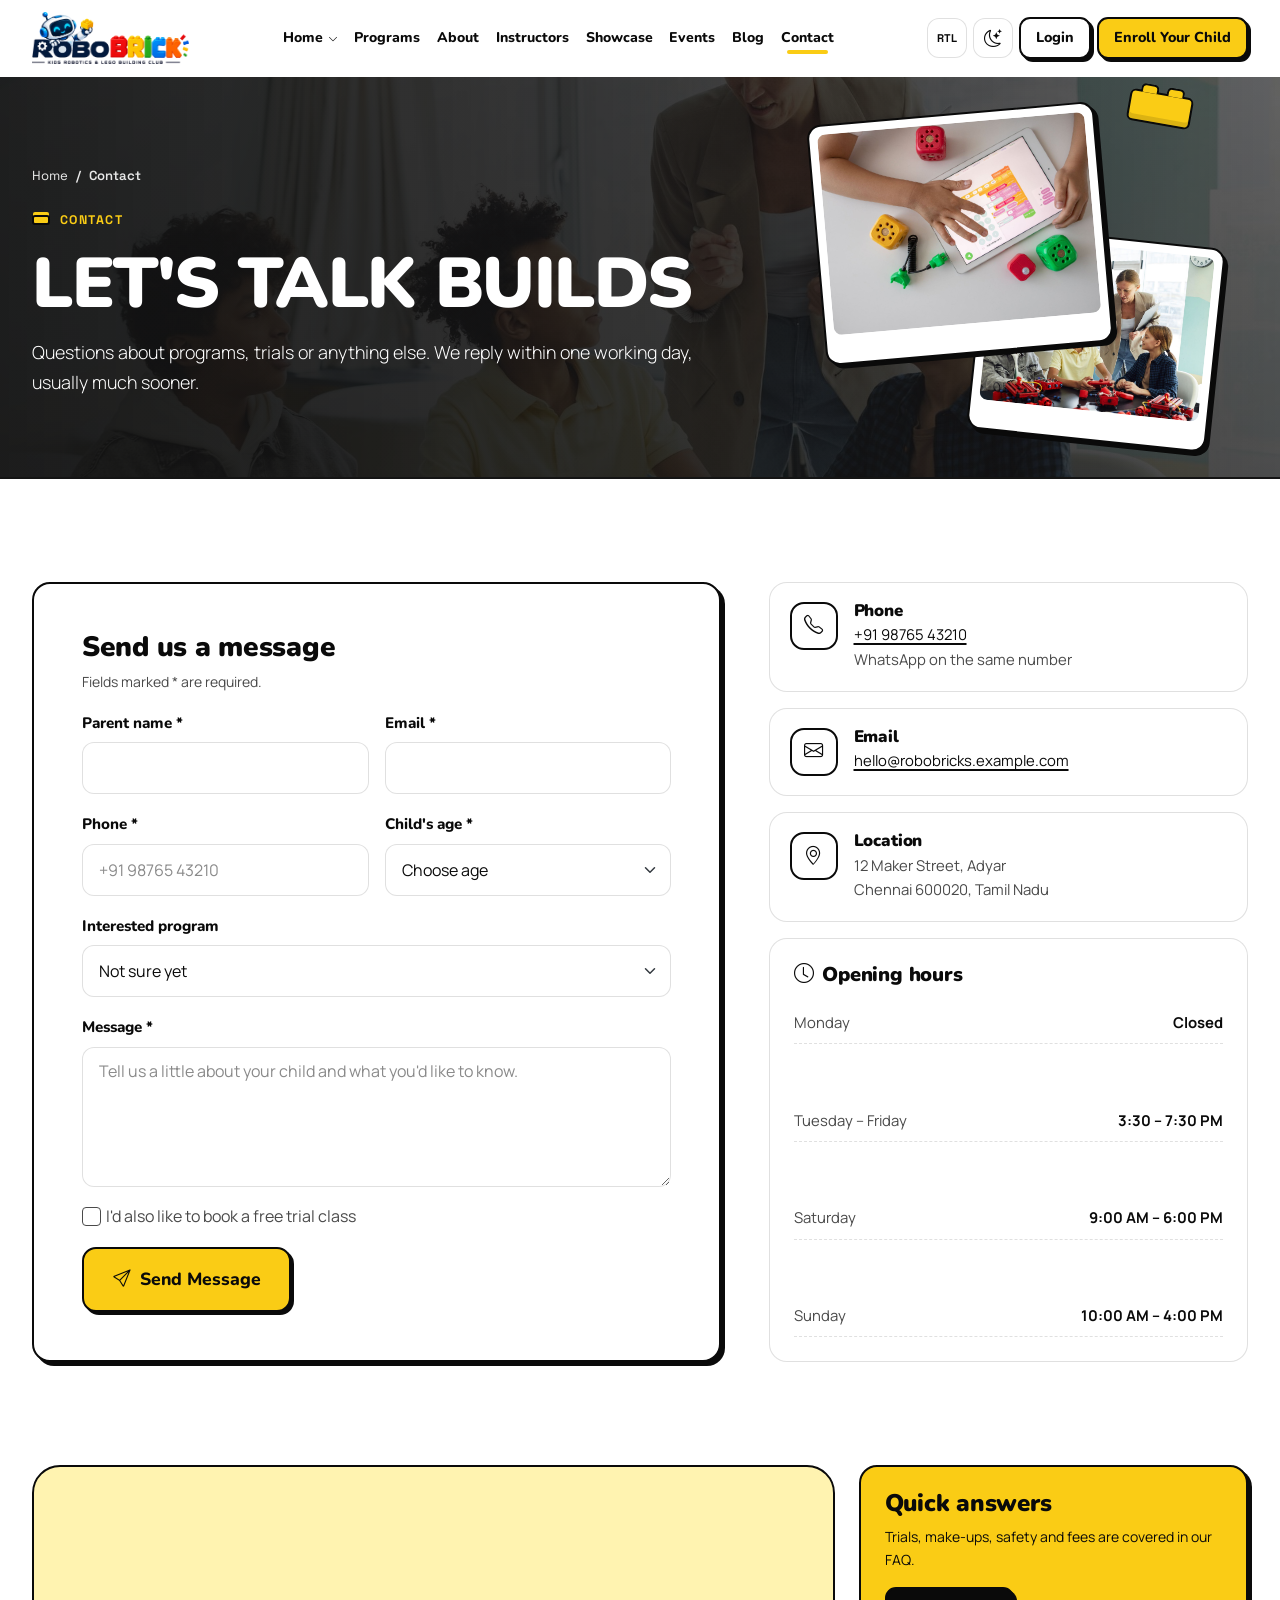
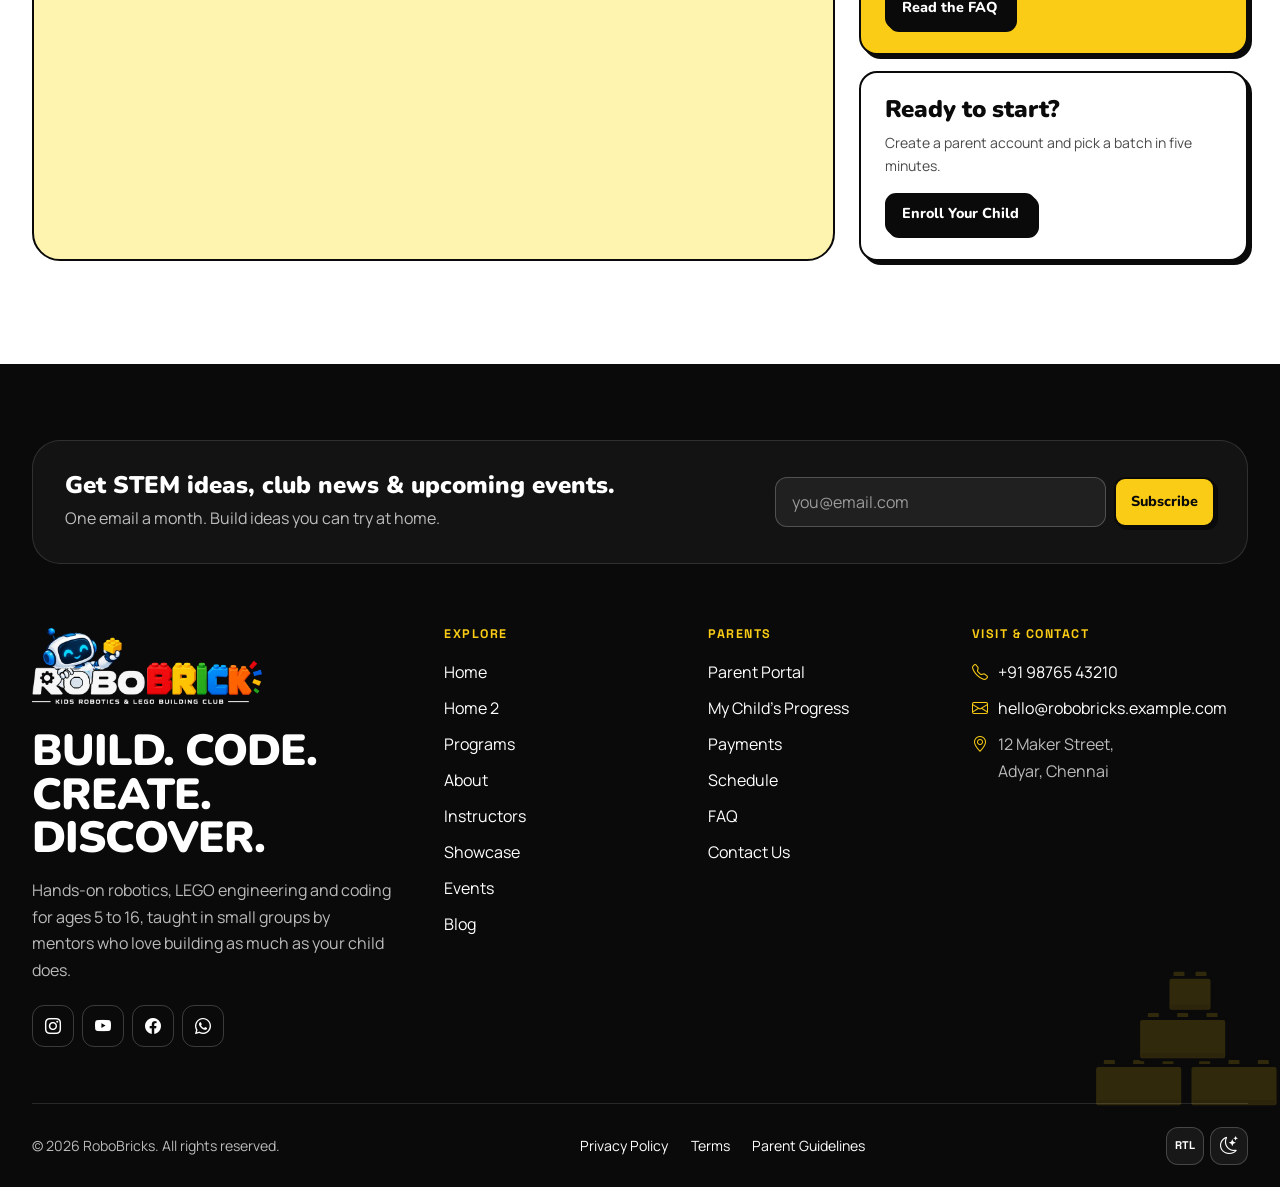
<file: pages/contact.html>
<!DOCTYPE html>
<html lang="en" dir="ltr" data-bs-theme="light">
<head>
<meta charset="utf-8">
<meta name="viewport" content="width=device-width, initial-scale=1">
<title>Contact — RoboBricks</title>
<meta name="description" content="Contact RoboBricks in Adyar, Chennai. Phone, email, opening hours and a form to ask about programs or book a free trial.">
<meta name="theme-color" content="#FACC15">
<link rel="canonical" href="https://robobricks.example.com/pages/contact.html">
<meta property="og:type" content="website">
<meta property="og:site_name" content="RoboBricks">
<meta property="og:title" content="Contact — RoboBricks">
<meta property="og:description" content="Contact RoboBricks in Adyar, Chennai. Phone, email, opening hours and a form to ask about programs or book a free trial.">
<meta property="og:url" content="https://robobricks.example.com/pages/contact.html">
<meta property="og:image" content="https://robobricks.example.com/assets/img/hero-lab-bg.jpg">
<meta name="twitter:card" content="summary_large_image">

<link rel="icon" href="../assets/img/favicon.svg" type="image/svg+xml">
<link rel="preconnect" href="https://fonts.googleapis.com">
<link rel="preconnect" href="https://fonts.gstatic.com" crossorigin>
<link href="https://fonts.googleapis.com/css2?family=Manrope:wght@400;500;600;700&family=Nunito:wght@700;800;900&family=Space+Grotesk:wght@500;600;700&display=swap" rel="stylesheet">
<link id="bs-css" rel="stylesheet" href="https://cdn.jsdelivr.net/npm/bootstrap@5.3.3/dist/css/bootstrap.min.css">
<script>(function(){try{var d=document.documentElement,t=localStorage.getItem('robotics-theme'),r=localStorage.getItem('robotics-dir');if(t)d.setAttribute('data-bs-theme',t);if(r==='rtl'){d.setAttribute('dir','rtl');var l=document.getElementById('bs-css');if(l)l.href=l.href.replace('bootstrap.min.css','bootstrap.rtl.min.css');}}catch(e){}})();</script>
<link rel="stylesheet" href="https://cdn.jsdelivr.net/npm/bootstrap-icons@1.11.3/font/bootstrap-icons.min.css">
<link rel="stylesheet" href="../assets/css/style.css">

<link rel="stylesheet" href="../assets/css/rtl.css">

<script type="application/ld+json">{"@context": "https://schema.org", "@type": "EducationalOrganization", "name": "RoboBricks", "description": "Kids robotics, LEGO engineering and coding club for ages 5 to 16.", "url": "https://robobricks.example.com", "logo": "https://robobricks.example.com/assets/img/logo.png", "telephone": "+91 98765 43210", "email": "hello@robobricks.example.com", "address": {"@type": "PostalAddress", "streetAddress": "12 Maker Street, Adyar", "addressLocality": "Chennai", "postalCode": "600020", "addressCountry": "IN"}, "sameAs": ["https://instagram.com/", "https://youtube.com/"]}</script><script type="application/ld+json">{"@context": "https://schema.org", "@type": "BreadcrumbList", "itemListElement": [{"@type": "ListItem", "position": 1, "name": "Home", "item": "https://robobricks.example.com/pages/index.html"}, {"@type": "ListItem", "position": 2, "name": "Contact", "item": "https://robobricks.example.com/pages/contact.html"}]}</script>
</head>
<body class="">
<a class="skip-link" href="#main">Skip to content</a>
<header class="rb-header">
  <div class="container-rb bar">
    <a class="rb-logo " href="index.html" aria-label="RoboBricks home"><picture class="logo-light"><source srcset="../assets/img/logo.webp" type="image/webp"><img class="rb-logo-img" src="../assets/img/logo.png" alt="RoboBricks – Kids Robotics &amp; LEGO Building Club" width="720" height="238"></picture><picture class="logo-dark"><source srcset="../assets/img/logo-dark.webp" type="image/webp"><img class="rb-logo-img" src="../assets/img/logo-dark.png" alt="RoboBricks – Kids Robotics &amp; LEGO Building Club" width="720" height="238"></picture></a>
    <nav aria-label="Primary"><ul class="rb-nav"><li class="nav-drop dropdown"><a href="index.html" role="button" data-bs-toggle="dropdown" aria-expanded="false" aria-haspopup="true">Home<i class="bi bi-chevron-down" aria-hidden="true"></i></a><ul class="dropdown-menu"><li><a class="dropdown-item" href="index.html">Home 1</a></li><li><a class="dropdown-item" href="home-2.html">Home 2</a></li></ul></li><li><a href="programs.html">Programs</a></li><li><a href="about.html">About</a></li><li><a href="instructors.html">Instructors</a></li><li><a href="showcase.html">Showcase</a></li><li><a href="events.html">Events</a></li><li><a href="blog.html">Blog</a></li><li><a href="contact.html" aria-current="page">Contact</a></li></ul></nav>
    <div class="actions">
      <button type="button" class="icon-btn hide-mobile" data-dir-toggle aria-pressed="false" title="Toggle text direction"><span class="font-tech fw-bold u-fs-70" data-dir-label>RTL</span></button>
<button type="button" class="icon-btn" data-theme-toggle aria-pressed="false" aria-label="Switch to dark mode"><i class="bi bi-moon-stars theme-icon-light" aria-hidden="true"></i><i class="bi bi-sun theme-icon-dark" aria-hidden="true"></i></button>
      <a class="btn-rb btn-ghost btn-sm portal-btn hide-xs" href="login.html">Login</a>
      <a class="btn-rb btn-sm hide-xs" href="register.html">Enroll Your Child</a>
      <button class="icon-btn menu-toggle" type="button" data-bs-toggle="offcanvas" data-bs-target="#mobileNav" aria-controls="mobileNav" aria-label="Open menu"><i class="bi bi-list fs-4" aria-hidden="true"></i></button>
    </div>
  </div>
</header>
<div class="offcanvas offcanvas-end rb-offcanvas" tabindex="-1" id="mobileNav" aria-labelledby="mobileNavLabel">
  <div class="offcanvas-header">
    <h2 class="visually-hidden" id="mobileNavLabel">Menu</h2>
    <a class="rb-logo " href="index.html" aria-label="RoboBricks home"><picture class="logo-light"><source srcset="../assets/img/logo.webp" type="image/webp"><img class="rb-logo-img" src="../assets/img/logo.png" alt="RoboBricks – Kids Robotics &amp; LEGO Building Club" width="720" height="238"></picture><picture class="logo-dark"><source srcset="../assets/img/logo-dark.webp" type="image/webp"><img class="rb-logo-img" src="../assets/img/logo-dark.png" alt="RoboBricks – Kids Robotics &amp; LEGO Building Club" width="720" height="238"></picture></a>
    <button type="button" class="icon-btn" data-bs-dismiss="offcanvas" aria-label="Close menu"><i class="bi bi-x-lg" aria-hidden="true"></i></button>
  </div>
  <div class="offcanvas-body d-flex flex-column gap-4">
    <nav aria-label="Mobile"><ul class="mobile-nav"><li><a href="index.html">Home<i class="bi bi-arrow-right" aria-hidden="true"></i></a></li><li><a href="home-2.html">Home 2<i class="bi bi-arrow-right" aria-hidden="true"></i></a></li><li><a href="programs.html">Programs<i class="bi bi-arrow-right" aria-hidden="true"></i></a></li><li><a href="about.html">About<i class="bi bi-arrow-right" aria-hidden="true"></i></a></li><li><a href="instructors.html">Instructors<i class="bi bi-arrow-right" aria-hidden="true"></i></a></li><li><a href="showcase.html">Showcase<i class="bi bi-arrow-right" aria-hidden="true"></i></a></li><li><a href="events.html">Events<i class="bi bi-arrow-right" aria-hidden="true"></i></a></li><li><a href="blog.html">Blog<i class="bi bi-arrow-right" aria-hidden="true"></i></a></li><li><a href="contact.html" aria-current="page">Contact<i class="bi bi-arrow-right" aria-hidden="true"></i></a></li></ul></nav>
    <div class="d-grid gap-2 offcanvas-ctas">
      <a class="btn-rb btn-lg" href="register.html">Enroll Your Child</a>
      <a class="btn-rb btn-ghost" href="login.html"><i class="bi bi-person-circle" aria-hidden="true"></i>Parent Portal</a>
    </div>
    <div class="d-flex gap-2 align-items-center mt-auto"><span class="small me-auto">Display</span><button type="button" class="icon-btn " data-dir-toggle aria-pressed="false" title="Toggle text direction"><span class="font-tech fw-bold u-fs-70" data-dir-label>RTL</span></button>
<button type="button" class="icon-btn" data-theme-toggle aria-pressed="false" aria-label="Switch to dark mode"><i class="bi bi-moon-stars theme-icon-light" aria-hidden="true"></i><i class="bi bi-sun theme-icon-dark" aria-hidden="true"></i></button></div>
  </div>
</div>
<main id="main">
<section class="page-hero has-banner-bg banner-contact">
  <div class="hero-polaroids" aria-hidden="true"><figure class="p1"><img src="../assets/img/contact 1.jpg" data-fallback="../assets/img/scene-team.svg" alt="" width="800" height="600"></figure><figure class="p2"><img src="../assets/img/contact 2.jpg" data-fallback="../assets/img/build-bridge.svg" alt="" width="800" height="600" loading="lazy"></figure><span class="brick-deco brick-yellow"></span></div>
  <div class="container-rb">
    <nav class="rb-breadcrumb" aria-label="Breadcrumb"><ol class="breadcrumb"><li class="breadcrumb-item"><a href="index.html">Home</a></li><li class="breadcrumb-item active" aria-current="page">Contact</li></ol></nav>
    <span class="eyebrow">Contact</span>
    <h1>Let's talk builds</h1>
    <p class="lead">Questions about programs, trials or anything else. We reply within one working day, usually much sooner.</p>
    
  </div>
</section>
<section class="section"><div class="container-rb"><div class="row g-5">
  <div class="col-lg-7">
    <div class="brick-card p-4 p-lg-5 h-100">
      <h2 class="h3">Send us a message</h2><p class="small">Fields marked * are required.</p>
      <form class="rb-form row g-3" data-validate data-success="Message sent. We'll reply within one working day.">
        <div class="col-md-6"><label class="form-label" for="c-name">Parent name *</label><input class="form-control" id="c-name" required autocomplete="name"><div class="invalid-feedback">Enter your name.</div></div>
        <div class="col-md-6"><label class="form-label" for="c-email">Email *</label><input class="form-control" id="c-email" type="email" required autocomplete="email"><div class="invalid-feedback">Enter a valid email address.</div></div>
        <div class="col-md-6"><label class="form-label" for="c-phone">Phone *</label><input class="form-control" id="c-phone" type="tel" required pattern="[0-9+ ]{10,15}" autocomplete="tel" placeholder="+91 98765 43210"><div class="invalid-feedback">Enter a 10-digit phone number.</div></div>
        <div class="col-md-6"><label class="form-label" for="c-age">Child's age *</label><select class="form-select" id="c-age" required><option value="">Choose age</option><option>5</option><option>6</option><option>7</option><option>8</option><option>9</option><option>10</option><option>11</option><option>12</option><option>13</option><option>14</option><option>15</option><option>16</option></select><div class="invalid-feedback">Choose your child's age.</div></div>
        <div class="col-12"><label class="form-label" for="c-prog">Interested program</label><select class="form-select" id="c-prog"><option>Not sure yet</option><option>LEGO Builders (5–7)</option><option>Junior Robotics (8–10)</option><option>Robo Engineers (11–13)</option><option>Advanced Robotics Lab (14+)</option><option>Summer Robotics Camp</option></select></div>
        <div class="col-12"><label class="form-label" for="c-msg">Message *</label><textarea class="form-control" id="c-msg" required minlength="10" placeholder="Tell us a little about your child and what you'd like to know."></textarea><div class="invalid-feedback">Write at least 10 characters.</div></div>
        <div class="col-12"><div class="form-check"><input class="form-check-input" type="checkbox" id="c-trial"><label class="form-check-label" for="c-trial">I'd also like to book a free trial class</label></div></div>
        <div class="col-12"><button class="btn-rb btn-lg" type="submit"><i class="bi bi-send" aria-hidden="true"></i>Send Message</button></div>
      </form>
    </div>
  </div>
  <div class="col-lg-5 d-grid gap-3 contact-side">
    <div class="soft-card contact-tile"><span class="ic bg-y"><i class="bi bi-telephone" aria-hidden="true"></i></span><div><h3>Phone</h3><p><a href="tel:+919876543210">+91 98765 43210</a><br>WhatsApp on the same number</p></div></div>
    <div class="soft-card contact-tile"><span class="ic bg-b"><i class="bi bi-envelope" aria-hidden="true"></i></span><div><h3>Email</h3><p><a href="mailto:hello@robobricks.example.com">hello@robobricks.example.com</a></p></div></div>
    <div class="soft-card contact-tile"><span class="ic bg-m"><i class="bi bi-geo-alt" aria-hidden="true"></i></span><div><h3>Location</h3><p>12 Maker Street, Adyar<br>Chennai 600020, Tamil Nadu</p></div></div>
    <div class="soft-card p-4 hours-card"><h3 class="h5 mb-3"><i class="bi bi-clock me-2" aria-hidden="true"></i>Opening hours</h3>
      <ul class="hours-list"><li><span>Monday</span><strong>Closed</strong></li><li><span>Tuesday – Friday</span><strong>3:30 – 7:30 PM</strong></li><li><span>Saturday</span><strong>9:00 AM – 6:00 PM</strong></li><li><span>Sunday</span><strong>10:00 AM – 4:00 PM</strong></li></ul></div>
  </div>
</div></div></section>
<section class="section pt-0"><div class="container-rb"><div class="row g-4">
  <div class="col-lg-8"><div class="map-placeholder map-full" role="region" aria-label="Map showing RoboBricks in Adyar, Chennai">
    <iframe title="RoboBricks location map" src="https://www.google.com/maps/embed?pb=!1m16!1m12!1m3!1d497383.942055407!2d79.7924764165873!3d13.111090290754676!2m3!1f0!2f0!3f0!3m2!1i1024!2i768!4f13.1!2m1!1sRoboBricks%2C%20Adyar!5e0!3m2!1sen!2sin!4v1791178015704!5m2!1sen!2sin" allowfullscreen="" loading="lazy" referrerpolicy="strict-origin-when-cross-origin"></iframe>
  </div></div>
  <div class="col-lg-4 d-grid gap-3">
    <div class="brick-card p-4 u-bg-rb-yellow"><h3 class="h4 u-c-black">Quick answers</h3><p class="small u-c-black">Trials, make-ups, safety and fees are covered in our FAQ.</p><a class="btn-rb btn-navy btn-sm" href="faq.html">Read the FAQ</a></div>
    <div class="brick-card p-4"><h3 class="h4">Ready to start?</h3><p class="small">Create a parent account and pick a batch in five minutes.</p><a class="btn-rb btn-blue btn-sm" href="register.html">Enroll Your Child</a></div>
  </div>
</div></div></section>
</main>
<footer class="rb-footer">
  <img class="footer-bricks" src="../assets/img/footer-bricks.svg" width="300" height="200" alt="" loading="lazy">
  <div class="container-rb">
    <div class="footer-news news">
      <div class="footer-news-text">
        <h3>Get STEM ideas, club news &amp; upcoming events.</h3>
        <p class="mb-0">One email a month. Build ideas you can try at home.</p>
      </div>
      <form class="news-form" data-newsletter>
        <label class="visually-hidden" for="nl-email">Email address</label>
        <input id="nl-email" type="email" placeholder="you@email.com" required autocomplete="email">
        <button class="btn-rb btn-sm" type="submit">Subscribe</button>
      </form>
    </div>

    <div class="footer-grid">
      <div class="footer-brand">
        <a class="rb-logo " href="index.html" aria-label="RoboBricks home"><picture class="logo-light"><source srcset="../assets/img/logo.webp" type="image/webp"><img class="rb-logo-img" src="../assets/img/logo.png" alt="RoboBricks – Kids Robotics &amp; LEGO Building Club" width="720" height="238"></picture><picture class="logo-dark"><source srcset="../assets/img/logo-dark.webp" type="image/webp"><img class="rb-logo-img" src="../assets/img/logo-dark.png" alt="RoboBricks – Kids Robotics &amp; LEGO Building Club" width="720" height="238"></picture></a>
        <h2 class="tagline">Build. Code.<br>Create. Discover.</h2>
        <p>Hands-on robotics, LEGO engineering and coding for ages 5 to 16, taught in small groups by mentors who love building as much as your child does.</p>
        <div class="footer-socials">
          <a href="#" aria-label="RoboBricks on Instagram"><i class="bi bi-instagram" aria-hidden="true"></i></a>
          <a href="#" aria-label="RoboBricks on YouTube"><i class="bi bi-youtube" aria-hidden="true"></i></a>
          <a href="#" aria-label="RoboBricks on Facebook"><i class="bi bi-facebook" aria-hidden="true"></i></a>
          <a href="#" aria-label="RoboBricks on WhatsApp"><i class="bi bi-whatsapp" aria-hidden="true"></i></a>
        </div>
      </div>
      <nav class="footer-col" aria-label="Explore">
        <h3>Explore</h3>
        <ul><li><a href="index.html">Home</a></li><li><a href="home-2.html">Home 2</a></li><li><a href="programs.html">Programs</a></li><li><a href="about.html">About</a></li><li><a href="instructors.html">Instructors</a></li><li><a href="showcase.html">Showcase</a></li><li><a href="events.html">Events</a></li><li><a href="blog.html">Blog</a></li></ul>
      </nav>
      <nav class="footer-col" aria-label="Parents">
        <h3>Parents</h3>
        <ul><li><a href="login.html">Parent Portal</a></li><li><a href="dashboard/progress.html">My Child's Progress</a></li><li><a href="dashboard/payments.html">Payments</a></li><li><a href="dashboard/schedule.html">Schedule</a></li><li><a href="faq.html">FAQ</a></li><li><a href="contact.html">Contact Us</a></li></ul>
      </nav>
      <div class="footer-col footer-contact">
        <h3>Visit &amp; contact</h3>
        <ul>
          <li><i class="bi bi-telephone" aria-hidden="true"></i><a href="tel:+919876543210">+91 98765 43210</a></li>
          <li><i class="bi bi-envelope" aria-hidden="true"></i><a href="mailto:hello@robobricks.example.com">hello@robobricks.example.com</a></li>
          <li><i class="bi bi-geo-alt" aria-hidden="true"></i><address>12 Maker Street,<br>Adyar, Chennai</address></li>
        </ul>
      </div>
    </div>

    <div class="footer-bottom">
      <span class="copy">© 2026 RoboBricks. All rights reserved.</span>
      <nav aria-label="Legal"><a href="#">Privacy Policy</a><a href="#">Terms</a><a href="#">Parent Guidelines</a></nav>
      <span class="footer-prefs"><button type="button" class="icon-btn " data-dir-toggle aria-pressed="false" title="Toggle text direction"><span class="font-tech fw-bold u-fs-70" data-dir-label>RTL</span></button>
<button type="button" class="icon-btn" data-theme-toggle aria-pressed="false" aria-label="Switch to dark mode"><i class="bi bi-moon-stars theme-icon-light" aria-hidden="true"></i><i class="bi bi-sun theme-icon-dark" aria-hidden="true"></i></button></span>
    </div>
  </div>
</footer>
<button class="to-top" type="button" aria-label="Back to top"><i class="bi bi-arrow-up" aria-hidden="true"></i></button>

<script src="https://cdn.jsdelivr.net/npm/bootstrap@5.3.3/dist/js/bootstrap.bundle.min.js" defer></script>
<script src="../assets/js/main.js" defer></script>
</body>
</html>
</file>
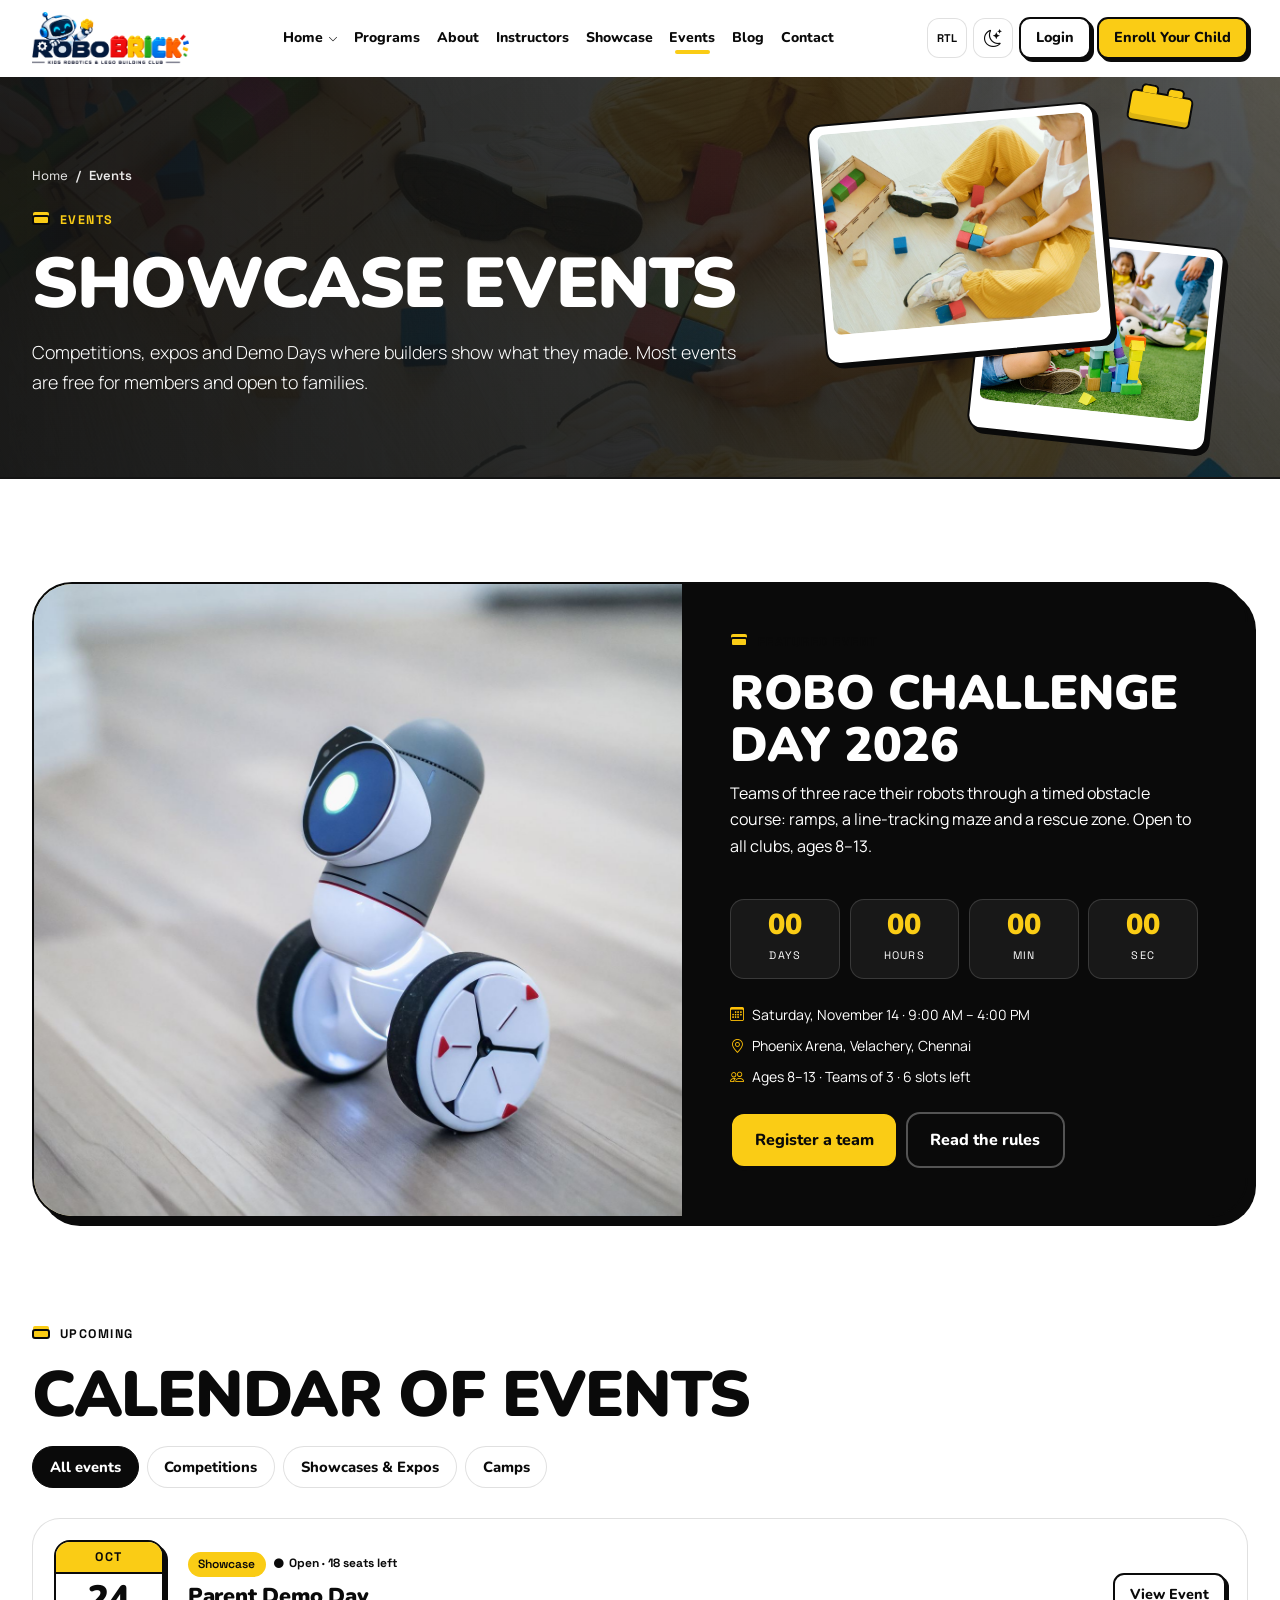
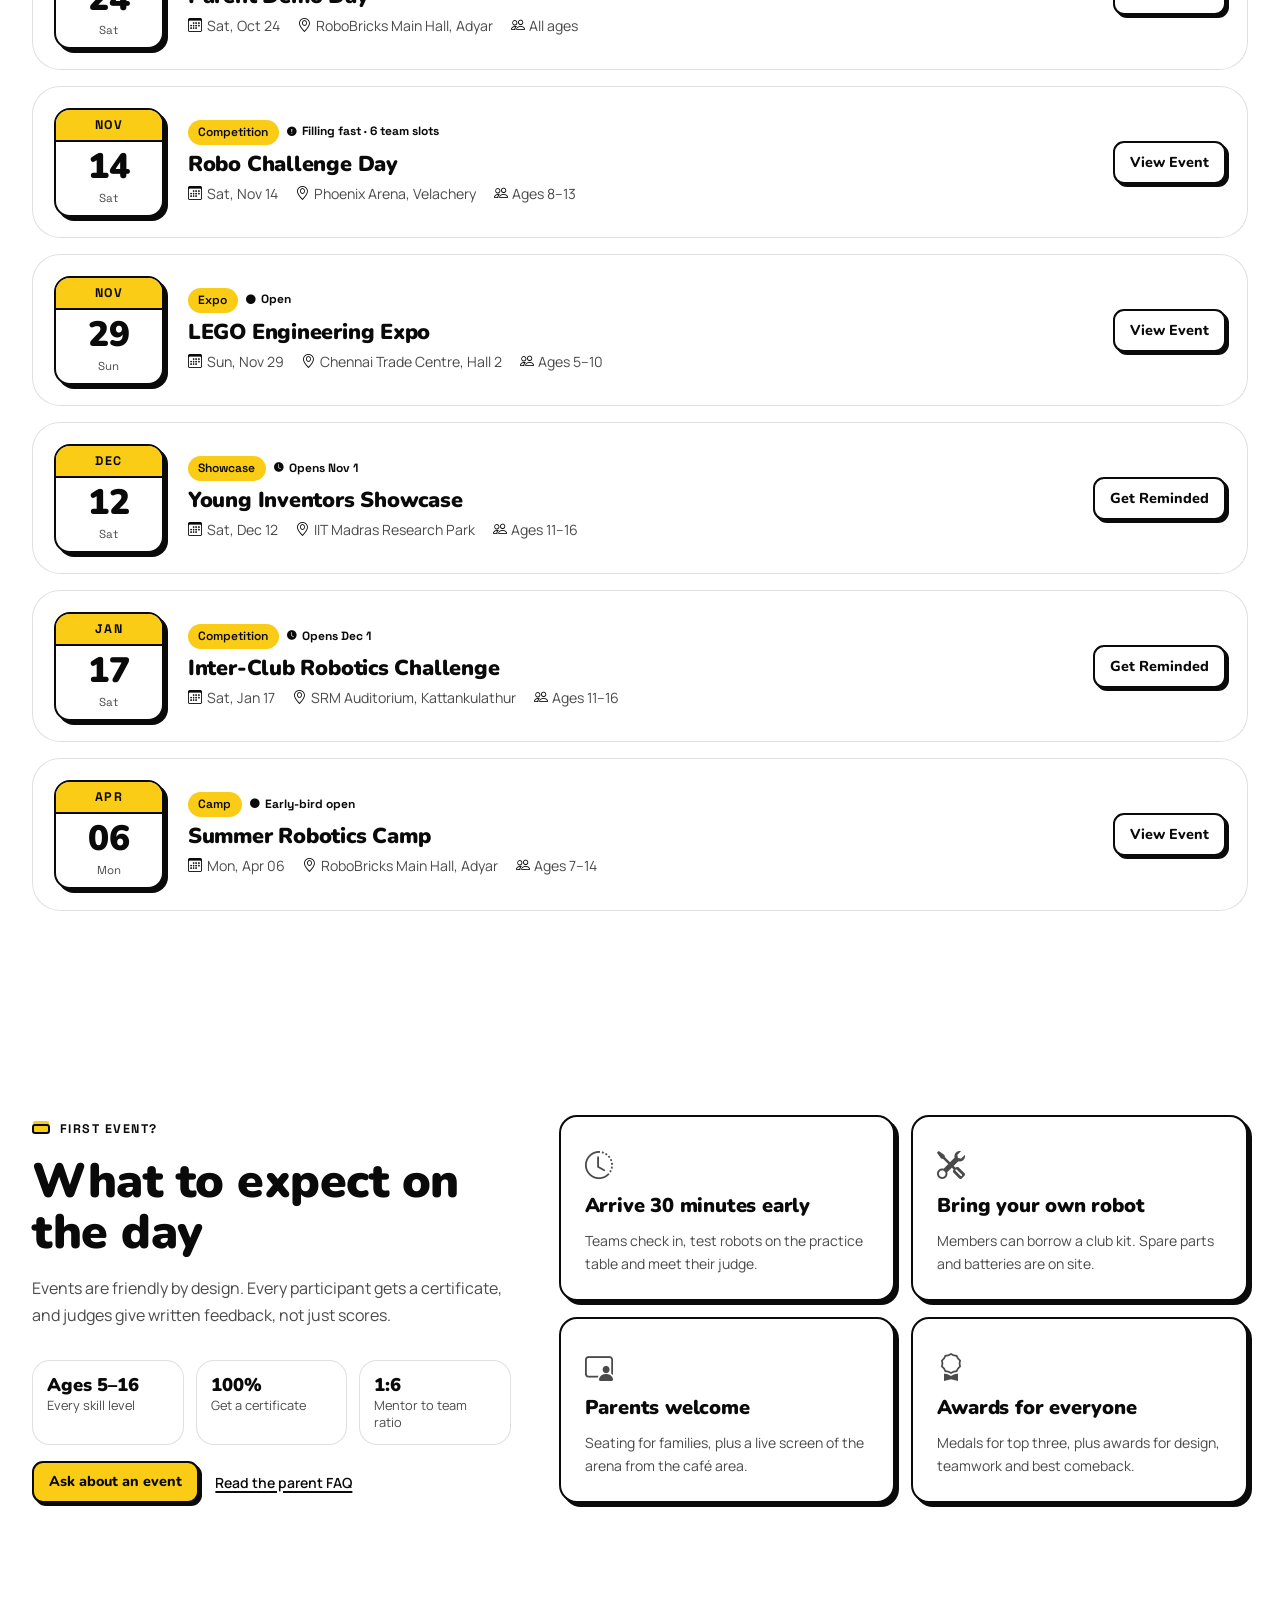
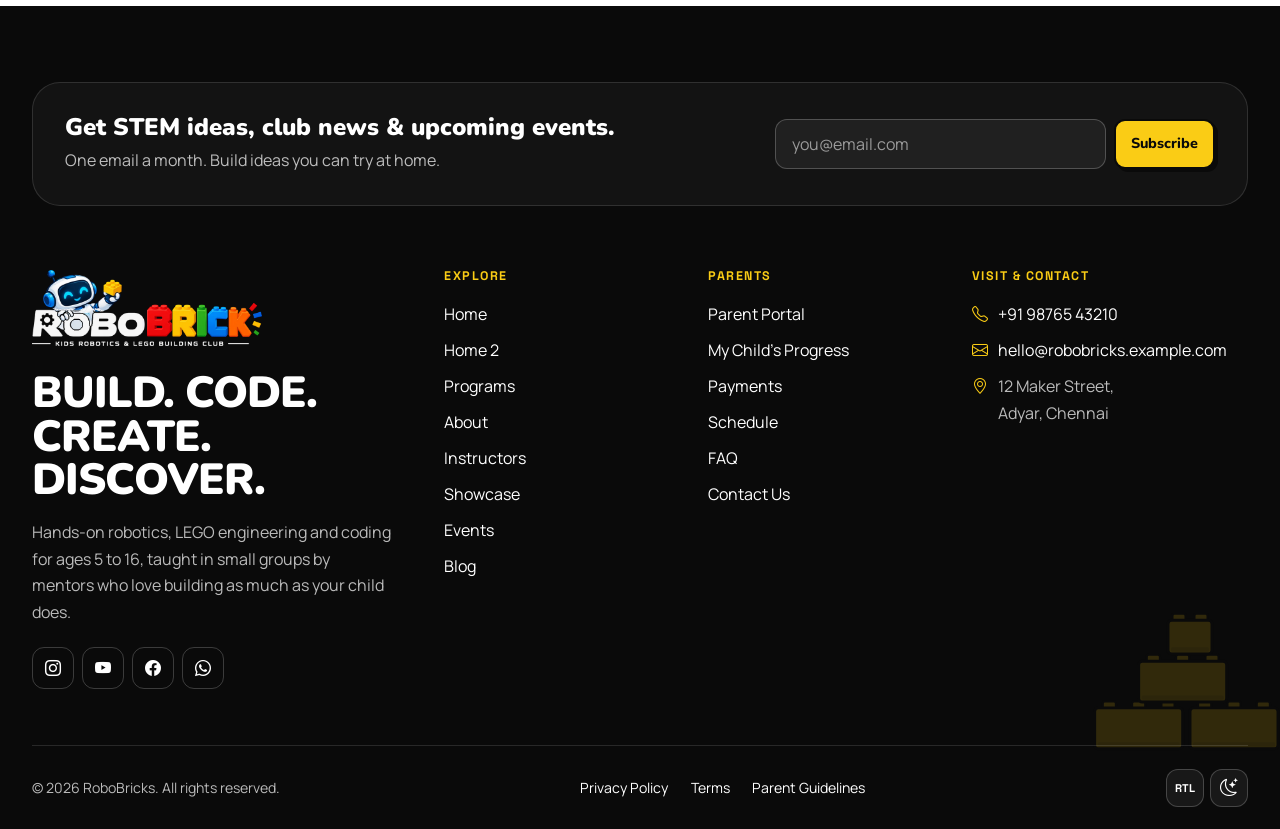
<file: pages/events.html>
<!DOCTYPE html>
<html lang="en" dir="ltr" data-bs-theme="light">
<head>
<meta charset="utf-8">
<meta name="viewport" content="width=device-width, initial-scale=1">
<title>Events & Robotics Challenges — RoboBricks</title>
<meta name="description" content="Upcoming robotics competitions, LEGO expos, Demo Days and camps for kids in Chennai.">
<meta name="theme-color" content="#FACC15">
<link rel="canonical" href="https://robobricks.example.com/pages/events.html">
<meta property="og:type" content="website">
<meta property="og:site_name" content="RoboBricks">
<meta property="og:title" content="Events & Robotics Challenges — RoboBricks">
<meta property="og:description" content="Upcoming robotics competitions, LEGO expos, Demo Days and camps for kids in Chennai.">
<meta property="og:url" content="https://robobricks.example.com/pages/events.html">
<meta property="og:image" content="https://robobricks.example.com/assets/img/hero-lab-bg.jpg">
<meta name="twitter:card" content="summary_large_image">

<link rel="icon" href="../assets/img/favicon.svg" type="image/svg+xml">
<link rel="preconnect" href="https://fonts.googleapis.com">
<link rel="preconnect" href="https://fonts.gstatic.com" crossorigin>
<link href="https://fonts.googleapis.com/css2?family=Manrope:wght@400;500;600;700&family=Nunito:wght@700;800;900&family=Space+Grotesk:wght@500;600;700&display=swap" rel="stylesheet">
<link id="bs-css" rel="stylesheet" href="https://cdn.jsdelivr.net/npm/bootstrap@5.3.3/dist/css/bootstrap.min.css">
<script>(function(){try{var d=document.documentElement,t=localStorage.getItem('robotics-theme'),r=localStorage.getItem('robotics-dir');if(t)d.setAttribute('data-bs-theme',t);if(r==='rtl'){d.setAttribute('dir','rtl');var l=document.getElementById('bs-css');if(l)l.href=l.href.replace('bootstrap.min.css','bootstrap.rtl.min.css');}}catch(e){}})();</script>
<link rel="stylesheet" href="https://cdn.jsdelivr.net/npm/bootstrap-icons@1.11.3/font/bootstrap-icons.min.css">
<link rel="stylesheet" href="../assets/css/style.css">

<link rel="stylesheet" href="../assets/css/rtl.css">

<script type="application/ld+json">{"@context": "https://schema.org", "@type": "EducationalOrganization", "name": "RoboBricks", "description": "Kids robotics, LEGO engineering and coding club for ages 5 to 16.", "url": "https://robobricks.example.com", "logo": "https://robobricks.example.com/assets/img/logo.png", "telephone": "+91 98765 43210", "email": "hello@robobricks.example.com", "address": {"@type": "PostalAddress", "streetAddress": "12 Maker Street, Adyar", "addressLocality": "Chennai", "postalCode": "600020", "addressCountry": "IN"}, "sameAs": ["https://instagram.com/", "https://youtube.com/"]}</script><script type="application/ld+json">{"@context": "https://schema.org", "@type": "BreadcrumbList", "itemListElement": [{"@type": "ListItem", "position": 1, "name": "Home", "item": "https://robobricks.example.com/pages/index.html"}, {"@type": "ListItem", "position": 2, "name": "Events", "item": "https://robobricks.example.com/pages/events.html"}]}</script><script type="application/ld+json">{"@context": "https://schema.org", "@type": "Event", "name": "Parent Demo Day", "startDate": "2026-10-24", "eventAttendanceMode": "https://schema.org/OfflineEventAttendanceMode", "eventStatus": "https://schema.org/EventScheduled", "location": {"@type": "Place", "name": "RoboBricks Main Hall, Adyar", "address": "Chennai, India"}, "organizer": {"@type": "Organization", "name": "RoboBricks", "url": "https://robobricks.example.com"}}</script><script type="application/ld+json">{"@context": "https://schema.org", "@type": "Event", "name": "Robo Challenge Day", "startDate": "2026-11-14", "eventAttendanceMode": "https://schema.org/OfflineEventAttendanceMode", "eventStatus": "https://schema.org/EventScheduled", "location": {"@type": "Place", "name": "Phoenix Arena, Velachery", "address": "Chennai, India"}, "organizer": {"@type": "Organization", "name": "RoboBricks", "url": "https://robobricks.example.com"}}</script><script type="application/ld+json">{"@context": "https://schema.org", "@type": "Event", "name": "LEGO Engineering Expo", "startDate": "2026-11-29", "eventAttendanceMode": "https://schema.org/OfflineEventAttendanceMode", "eventStatus": "https://schema.org/EventScheduled", "location": {"@type": "Place", "name": "Chennai Trade Centre, Hall 2", "address": "Chennai, India"}, "organizer": {"@type": "Organization", "name": "RoboBricks", "url": "https://robobricks.example.com"}}</script><script type="application/ld+json">{"@context": "https://schema.org", "@type": "Event", "name": "Young Inventors Showcase", "startDate": "2026-12-12", "eventAttendanceMode": "https://schema.org/OfflineEventAttendanceMode", "eventStatus": "https://schema.org/EventScheduled", "location": {"@type": "Place", "name": "IIT Madras Research Park", "address": "Chennai, India"}, "organizer": {"@type": "Organization", "name": "RoboBricks", "url": "https://robobricks.example.com"}}</script>
</head>
<body class="">
<a class="skip-link" href="#main">Skip to content</a>
<header class="rb-header">
  <div class="container-rb bar">
    <a class="rb-logo " href="index.html" aria-label="RoboBricks home"><picture class="logo-light"><source srcset="../assets/img/logo.webp" type="image/webp"><img class="rb-logo-img" src="../assets/img/logo.png" alt="RoboBricks – Kids Robotics &amp; LEGO Building Club" width="720" height="238"></picture><picture class="logo-dark"><source srcset="../assets/img/logo-dark.webp" type="image/webp"><img class="rb-logo-img" src="../assets/img/logo-dark.png" alt="RoboBricks – Kids Robotics &amp; LEGO Building Club" width="720" height="238"></picture></a>
    <nav aria-label="Primary"><ul class="rb-nav"><li class="nav-drop dropdown"><a href="index.html" role="button" data-bs-toggle="dropdown" aria-expanded="false" aria-haspopup="true">Home<i class="bi bi-chevron-down" aria-hidden="true"></i></a><ul class="dropdown-menu"><li><a class="dropdown-item" href="index.html">Home 1</a></li><li><a class="dropdown-item" href="home-2.html">Home 2</a></li></ul></li><li><a href="programs.html">Programs</a></li><li><a href="about.html">About</a></li><li><a href="instructors.html">Instructors</a></li><li><a href="showcase.html">Showcase</a></li><li><a href="events.html" aria-current="page">Events</a></li><li><a href="blog.html">Blog</a></li><li><a href="contact.html">Contact</a></li></ul></nav>
    <div class="actions">
      <button type="button" class="icon-btn hide-mobile" data-dir-toggle aria-pressed="false" title="Toggle text direction"><span class="font-tech fw-bold u-fs-70" data-dir-label>RTL</span></button>
<button type="button" class="icon-btn" data-theme-toggle aria-pressed="false" aria-label="Switch to dark mode"><i class="bi bi-moon-stars theme-icon-light" aria-hidden="true"></i><i class="bi bi-sun theme-icon-dark" aria-hidden="true"></i></button>
      <a class="btn-rb btn-ghost btn-sm portal-btn hide-xs" href="login.html">Login</a>
      <a class="btn-rb btn-sm hide-xs" href="register.html">Enroll Your Child</a>
      <button class="icon-btn menu-toggle" type="button" data-bs-toggle="offcanvas" data-bs-target="#mobileNav" aria-controls="mobileNav" aria-label="Open menu"><i class="bi bi-list fs-4" aria-hidden="true"></i></button>
    </div>
  </div>
</header>
<div class="offcanvas offcanvas-end rb-offcanvas" tabindex="-1" id="mobileNav" aria-labelledby="mobileNavLabel">
  <div class="offcanvas-header">
    <h2 class="visually-hidden" id="mobileNavLabel">Menu</h2>
    <a class="rb-logo " href="index.html" aria-label="RoboBricks home"><picture class="logo-light"><source srcset="../assets/img/logo.webp" type="image/webp"><img class="rb-logo-img" src="../assets/img/logo.png" alt="RoboBricks – Kids Robotics &amp; LEGO Building Club" width="720" height="238"></picture><picture class="logo-dark"><source srcset="../assets/img/logo-dark.webp" type="image/webp"><img class="rb-logo-img" src="../assets/img/logo-dark.png" alt="RoboBricks – Kids Robotics &amp; LEGO Building Club" width="720" height="238"></picture></a>
    <button type="button" class="icon-btn" data-bs-dismiss="offcanvas" aria-label="Close menu"><i class="bi bi-x-lg" aria-hidden="true"></i></button>
  </div>
  <div class="offcanvas-body d-flex flex-column gap-4">
    <nav aria-label="Mobile"><ul class="mobile-nav"><li><a href="index.html">Home<i class="bi bi-arrow-right" aria-hidden="true"></i></a></li><li><a href="home-2.html">Home 2<i class="bi bi-arrow-right" aria-hidden="true"></i></a></li><li><a href="programs.html">Programs<i class="bi bi-arrow-right" aria-hidden="true"></i></a></li><li><a href="about.html">About<i class="bi bi-arrow-right" aria-hidden="true"></i></a></li><li><a href="instructors.html">Instructors<i class="bi bi-arrow-right" aria-hidden="true"></i></a></li><li><a href="showcase.html">Showcase<i class="bi bi-arrow-right" aria-hidden="true"></i></a></li><li><a href="events.html" aria-current="page">Events<i class="bi bi-arrow-right" aria-hidden="true"></i></a></li><li><a href="blog.html">Blog<i class="bi bi-arrow-right" aria-hidden="true"></i></a></li><li><a href="contact.html">Contact<i class="bi bi-arrow-right" aria-hidden="true"></i></a></li></ul></nav>
    <div class="d-grid gap-2 offcanvas-ctas">
      <a class="btn-rb btn-lg" href="register.html">Enroll Your Child</a>
      <a class="btn-rb btn-ghost" href="login.html"><i class="bi bi-person-circle" aria-hidden="true"></i>Parent Portal</a>
    </div>
    <div class="d-flex gap-2 align-items-center mt-auto"><span class="small me-auto">Display</span><button type="button" class="icon-btn " data-dir-toggle aria-pressed="false" title="Toggle text direction"><span class="font-tech fw-bold u-fs-70" data-dir-label>RTL</span></button>
<button type="button" class="icon-btn" data-theme-toggle aria-pressed="false" aria-label="Switch to dark mode"><i class="bi bi-moon-stars theme-icon-light" aria-hidden="true"></i><i class="bi bi-sun theme-icon-dark" aria-hidden="true"></i></button></div>
  </div>
</div>
<main id="main">
<section class="page-hero has-banner-bg banner-events">
  <div class="hero-polaroids" aria-hidden="true"><figure class="p1"><img src="../assets/img/events1.jpg" data-fallback="../assets/img/scene-competition.svg" alt="" width="800" height="600"></figure><figure class="p2"><img src="../assets/img/event2.jpg" data-fallback="../assets/img/build-rover.svg" alt="" width="800" height="600" loading="lazy"></figure><span class="brick-deco brick-yellow"></span></div>
  <div class="container-rb">
    <nav class="rb-breadcrumb" aria-label="Breadcrumb"><ol class="breadcrumb"><li class="breadcrumb-item"><a href="index.html">Home</a></li><li class="breadcrumb-item active" aria-current="page">Events</li></ol></nav>
    <span class="eyebrow">Events</span>
    <h1>Showcase events </h1>
    <p class="lead">Competitions, expos and Demo Days where builders show what they made. Most events are free for members and open to families.</p>
    
  </div>
</section>
<section class="section">
  <div class="container-rb">
    <article class="featured-event" data-reveal>
      <div class="media"><img src="../assets/img/robo challange.jpg" data-fallback="../assets/img/scene-competition.svg" alt="Teenagers testing remote-controlled robot cars at a challenge table" width="800" height="600"></div>
      <div class="tx">
        <span class="eyebrow">Featured event</span>
        <h2 class="display-2x">Robo Challenge Day 2026</h2>
        <p>Teams of three race their robots through a timed obstacle course: ramps, a line-tracking maze and a rescue zone. Open to all clubs, ages 8–13.</p>
        <div class="countdown" data-countdown="2026-11-14T09:00:00+05:30" aria-label="Time until the event">
          <div><strong data-d>00</strong><span>Days</span></div><div><strong data-h>00</strong><span>Hours</span></div><div><strong data-m>00</strong><span>Min</span></div><div><strong data-s>00</strong><span>Sec</span></div>
        </div>
        <ul class="list-unstyled d-grid gap-2 small mb-4"><li><i class="bi bi-calendar3 me-2 text-warning" aria-hidden="true"></i>Saturday, November 14 · 9:00 AM – 4:00 PM</li><li><i class="bi bi-geo-alt me-2 text-warning" aria-hidden="true"></i>Phoenix Arena, Velachery, Chennai</li><li><i class="bi bi-people me-2 text-warning" aria-hidden="true"></i>Ages 8–13 · Teams of 3 · 6 slots left</li></ul>
        <div class="d-flex flex-wrap gap-2"><button type="button" class="btn-rb" data-bs-toggle="modal" data-bs-target="#eventModal">Register a team</button><a class="btn-rb btn-ghost u-btn-outline-light" href="#rules">Read the rules</a></div>
      </div>
    </article>
  </div>
</section>
<section class="section pt-0">
  <div class="container-rb">
    <div class="d-flex flex-wrap justify-content-between align-items-end gap-3 mb-4">
      <div><span class="eyebrow">Upcoming</span><h2 class="display-1x mb-0">Calendar of events</h2></div>
      <div class="filter-bar" data-filter-group="#eventList" data-filter-live="#evLive" role="group" aria-label="Filter events"><button type="button" class="filter-btn" data-filter="all" aria-pressed="true">All events</button><button type="button" class="filter-btn" data-filter="competition" aria-pressed="false">Competitions</button><button type="button" class="filter-btn" data-filter="showcase" aria-pressed="false">Showcases & Expos</button><button type="button" class="filter-btn" data-filter="camp" aria-pressed="false">Camps</button></div>
    </div>
    <p id="evLive" class="visually-hidden" aria-live="polite"></p>
    <div class="d-grid gap-3" id="eventList"><article class="event-row" data-cat="showcase">
  <div class="date-brick" aria-hidden="true"><div class="m">OCT</div><div class="d">24</div><div class="w">Sat</div></div>
  <div>
    <div class="d-flex flex-wrap gap-2 mb-2"><span class="chip chip-yellow">Showcase</span><span class="reg-status reg-open"><i class="bi bi-circle-fill u-fs-60" aria-hidden="true"></i>Open · 18 seats left</span></div>
    <h3>Parent Demo Day</h3>
    <div class="event-meta"><span><i class="bi bi-calendar3" aria-hidden="true"></i><time>Sat, Oct 24</time></span><span><i class="bi bi-geo-alt" aria-hidden="true"></i>RoboBricks Main Hall, Adyar</span><span><i class="bi bi-people" aria-hidden="true"></i>All ages</span></div>
  </div>
  <div class="act"><a class="btn-rb btn-ghost btn-sm" href="#" data-bs-toggle="modal" data-bs-target="#eventModal" data-event="Parent Demo Day">View Event</a></div>
</article><article class="event-row" data-cat="competition">
  <div class="date-brick" aria-hidden="true"><div class="m">NOV</div><div class="d">14</div><div class="w">Sat</div></div>
  <div>
    <div class="d-flex flex-wrap gap-2 mb-2"><span class="chip chip-yellow">Competition</span><span class="reg-status reg-few"><i class="bi bi-exclamation-circle-fill u-fs-60" aria-hidden="true"></i>Filling fast · 6 team slots</span></div>
    <h3>Robo Challenge Day</h3>
    <div class="event-meta"><span><i class="bi bi-calendar3" aria-hidden="true"></i><time>Sat, Nov 14</time></span><span><i class="bi bi-geo-alt" aria-hidden="true"></i>Phoenix Arena, Velachery</span><span><i class="bi bi-people" aria-hidden="true"></i>Ages 8–13</span></div>
  </div>
  <div class="act"><a class="btn-rb btn-ghost btn-sm" href="#" data-bs-toggle="modal" data-bs-target="#eventModal" data-event="Robo Challenge Day">View Event</a></div>
</article><article class="event-row" data-cat="showcase">
  <div class="date-brick" aria-hidden="true"><div class="m">NOV</div><div class="d">29</div><div class="w">Sun</div></div>
  <div>
    <div class="d-flex flex-wrap gap-2 mb-2"><span class="chip chip-yellow">Expo</span><span class="reg-status reg-open"><i class="bi bi-circle-fill u-fs-60" aria-hidden="true"></i>Open</span></div>
    <h3>LEGO Engineering Expo</h3>
    <div class="event-meta"><span><i class="bi bi-calendar3" aria-hidden="true"></i><time>Sun, Nov 29</time></span><span><i class="bi bi-geo-alt" aria-hidden="true"></i>Chennai Trade Centre, Hall 2</span><span><i class="bi bi-people" aria-hidden="true"></i>Ages 5–10</span></div>
  </div>
  <div class="act"><a class="btn-rb btn-ghost btn-sm" href="#" data-bs-toggle="modal" data-bs-target="#eventModal" data-event="LEGO Engineering Expo">View Event</a></div>
</article><article class="event-row" data-cat="showcase">
  <div class="date-brick" aria-hidden="true"><div class="m">DEC</div><div class="d">12</div><div class="w">Sat</div></div>
  <div>
    <div class="d-flex flex-wrap gap-2 mb-2"><span class="chip chip-yellow">Showcase</span><span class="reg-status reg-soon"><i class="bi bi-clock-fill u-fs-60" aria-hidden="true"></i>Opens Nov 1</span></div>
    <h3>Young Inventors Showcase</h3>
    <div class="event-meta"><span><i class="bi bi-calendar3" aria-hidden="true"></i><time>Sat, Dec 12</time></span><span><i class="bi bi-geo-alt" aria-hidden="true"></i>IIT Madras Research Park</span><span><i class="bi bi-people" aria-hidden="true"></i>Ages 11–16</span></div>
  </div>
  <div class="act"><a class="btn-rb btn-ghost btn-sm" href="#" data-bs-toggle="modal" data-bs-target="#eventModal" data-event="Young Inventors Showcase">Get Reminded</a></div>
</article><article class="event-row" data-cat="competition">
  <div class="date-brick" aria-hidden="true"><div class="m">JAN</div><div class="d">17</div><div class="w">Sat</div></div>
  <div>
    <div class="d-flex flex-wrap gap-2 mb-2"><span class="chip chip-yellow">Competition</span><span class="reg-status reg-soon"><i class="bi bi-clock-fill u-fs-60" aria-hidden="true"></i>Opens Dec 1</span></div>
    <h3>Inter-Club Robotics Challenge</h3>
    <div class="event-meta"><span><i class="bi bi-calendar3" aria-hidden="true"></i><time>Sat, Jan 17</time></span><span><i class="bi bi-geo-alt" aria-hidden="true"></i>SRM Auditorium, Kattankulathur</span><span><i class="bi bi-people" aria-hidden="true"></i>Ages 11–16</span></div>
  </div>
  <div class="act"><a class="btn-rb btn-ghost btn-sm" href="#" data-bs-toggle="modal" data-bs-target="#eventModal" data-event="Inter-Club Robotics Challenge">Get Reminded</a></div>
</article><article class="event-row" data-cat="camp">
  <div class="date-brick" aria-hidden="true"><div class="m">APR</div><div class="d">06</div><div class="w">Mon</div></div>
  <div>
    <div class="d-flex flex-wrap gap-2 mb-2"><span class="chip chip-yellow">Camp</span><span class="reg-status reg-open"><i class="bi bi-circle-fill u-fs-60" aria-hidden="true"></i>Early-bird open</span></div>
    <h3>Summer Robotics Camp</h3>
    <div class="event-meta"><span><i class="bi bi-calendar3" aria-hidden="true"></i><time>Mon, Apr 06</time></span><span><i class="bi bi-geo-alt" aria-hidden="true"></i>RoboBricks Main Hall, Adyar</span><span><i class="bi bi-people" aria-hidden="true"></i>Ages 7–14</span></div>
  </div>
  <div class="act"><a class="btn-rb btn-ghost btn-sm" href="#" data-bs-toggle="modal" data-bs-target="#eventModal" data-event="Summer Robotics Camp">View Event</a></div>
</article></div>
  </div>
</section>
<section class="section bg-alt" id="rules">
  <div class="container-rb">
    <div class="row g-5">
      <div class="col-lg-5 expect-intro"><div><span class="eyebrow">First event?</span><h2 class="display-2x">What to expect on the day</h2><p class="mt-3 mb-0">Events are friendly by design. Every participant gets a certificate, and judges give written feedback, not just scores.</p></div>
        <div class="expect-extra">
          <ul class="expect-stats list-unstyled" aria-label="Event highlights">
            <li><strong>Ages 5&ndash;16</strong><span>Every skill level</span></li>
            <li><strong>100%</strong><span>Get a certificate</span></li>
            <li><strong>1:6</strong><span>Mentor to team ratio</span></li>
          </ul>
          <div class="d-flex flex-wrap align-items-center gap-3 mt-3"><a class="btn-rb btn-sm" href="contact.html">Ask about an event</a><a class="small fw-semibold" href="faq.html">Read the parent FAQ</a></div>
        </div>
      </div>
      <div class="col-lg-7"><div class="expect-grid">
        <div class="brick-card expect-card p-4"><i class="bi bi-clock-history fs-3" aria-hidden="true"></i><h3 class="h5 mt-2">Arrive 30 minutes early</h3><p class="small mb-0">Teams check in, test robots on the practice table and meet their judge.</p></div>
        <div class="brick-card expect-card p-4"><i class="bi bi-tools fs-3" aria-hidden="true"></i><h3 class="h5 mt-2">Bring your own robot</h3><p class="small mb-0">Members can borrow a club kit. Spare parts and batteries are on site.</p></div>
        <div class="brick-card expect-card p-4"><i class="bi bi-person-video3 fs-3" aria-hidden="true"></i><h3 class="h5 mt-2">Parents welcome</h3><p class="small mb-0">Seating for families, plus a live screen of the arena from the café area.</p></div>
        <div class="brick-card expect-card p-4"><i class="bi bi-award fs-3" aria-hidden="true"></i><h3 class="h5 mt-2">Awards for everyone</h3><p class="small mb-0">Medals for top three, plus awards for design, teamwork and best comeback.</p></div>
      </div></div>
    </div>
  </div>
</section>
</main>
<footer class="rb-footer">
  <img class="footer-bricks" src="../assets/img/footer-bricks.svg" width="300" height="200" alt="" loading="lazy">
  <div class="container-rb">
    <div class="footer-news news">
      <div class="footer-news-text">
        <h3>Get STEM ideas, club news &amp; upcoming events.</h3>
        <p class="mb-0">One email a month. Build ideas you can try at home.</p>
      </div>
      <form class="news-form" data-newsletter>
        <label class="visually-hidden" for="nl-email">Email address</label>
        <input id="nl-email" type="email" placeholder="you@email.com" required autocomplete="email">
        <button class="btn-rb btn-sm" type="submit">Subscribe</button>
      </form>
    </div>

    <div class="footer-grid">
      <div class="footer-brand">
        <a class="rb-logo " href="index.html" aria-label="RoboBricks home"><picture class="logo-light"><source srcset="../assets/img/logo.webp" type="image/webp"><img class="rb-logo-img" src="../assets/img/logo.png" alt="RoboBricks – Kids Robotics &amp; LEGO Building Club" width="720" height="238"></picture><picture class="logo-dark"><source srcset="../assets/img/logo-dark.webp" type="image/webp"><img class="rb-logo-img" src="../assets/img/logo-dark.png" alt="RoboBricks – Kids Robotics &amp; LEGO Building Club" width="720" height="238"></picture></a>
        <h2 class="tagline">Build. Code.<br>Create. Discover.</h2>
        <p>Hands-on robotics, LEGO engineering and coding for ages 5 to 16, taught in small groups by mentors who love building as much as your child does.</p>
        <div class="footer-socials">
          <a href="#" aria-label="RoboBricks on Instagram"><i class="bi bi-instagram" aria-hidden="true"></i></a>
          <a href="#" aria-label="RoboBricks on YouTube"><i class="bi bi-youtube" aria-hidden="true"></i></a>
          <a href="#" aria-label="RoboBricks on Facebook"><i class="bi bi-facebook" aria-hidden="true"></i></a>
          <a href="#" aria-label="RoboBricks on WhatsApp"><i class="bi bi-whatsapp" aria-hidden="true"></i></a>
        </div>
      </div>
      <nav class="footer-col" aria-label="Explore">
        <h3>Explore</h3>
        <ul><li><a href="index.html">Home</a></li><li><a href="home-2.html">Home 2</a></li><li><a href="programs.html">Programs</a></li><li><a href="about.html">About</a></li><li><a href="instructors.html">Instructors</a></li><li><a href="showcase.html">Showcase</a></li><li><a href="events.html">Events</a></li><li><a href="blog.html">Blog</a></li></ul>
      </nav>
      <nav class="footer-col" aria-label="Parents">
        <h3>Parents</h3>
        <ul><li><a href="login.html">Parent Portal</a></li><li><a href="dashboard/progress.html">My Child's Progress</a></li><li><a href="dashboard/payments.html">Payments</a></li><li><a href="dashboard/schedule.html">Schedule</a></li><li><a href="faq.html">FAQ</a></li><li><a href="contact.html">Contact Us</a></li></ul>
      </nav>
      <div class="footer-col footer-contact">
        <h3>Visit &amp; contact</h3>
        <ul>
          <li><i class="bi bi-telephone" aria-hidden="true"></i><a href="tel:+919876543210">+91 98765 43210</a></li>
          <li><i class="bi bi-envelope" aria-hidden="true"></i><a href="mailto:hello@robobricks.example.com">hello@robobricks.example.com</a></li>
          <li><i class="bi bi-geo-alt" aria-hidden="true"></i><address>12 Maker Street,<br>Adyar, Chennai</address></li>
        </ul>
      </div>
    </div>

    <div class="footer-bottom">
      <span class="copy">© 2026 RoboBricks. All rights reserved.</span>
      <nav aria-label="Legal"><a href="#">Privacy Policy</a><a href="#">Terms</a><a href="#">Parent Guidelines</a></nav>
      <span class="footer-prefs"><button type="button" class="icon-btn " data-dir-toggle aria-pressed="false" title="Toggle text direction"><span class="font-tech fw-bold u-fs-70" data-dir-label>RTL</span></button>
<button type="button" class="icon-btn" data-theme-toggle aria-pressed="false" aria-label="Switch to dark mode"><i class="bi bi-moon-stars theme-icon-light" aria-hidden="true"></i><i class="bi bi-sun theme-icon-dark" aria-hidden="true"></i></button></span>
    </div>
  </div>
</footer>
<button class="to-top" type="button" aria-label="Back to top"><i class="bi bi-arrow-up" aria-hidden="true"></i></button>
<div class="modal fade rb-modal" id="eventModal" tabindex="-1" aria-labelledby="eventModalLabel" aria-hidden="true">
  <div class="modal-dialog modal-dialog-centered"><div class="modal-content">
    <div class="modal-header"><h2 class="modal-title h4" id="eventModalLabel">Reserve a spot</h2><button type="button" class="btn-close" data-bs-dismiss="modal" aria-label="Close"></button></div>
    <form class="rb-form" data-validate data-success="Spot reserved. Check your email for the confirmation.">
      <div class="modal-body d-grid gap-3">
        <p class="mb-0 small">Members can also reserve from the parent portal. Spots are held for 48 hours.</p>
        <div><label class="form-label" for="ev-name">Parent name</label><input class="form-control" id="ev-name" required autocomplete="name"><div class="invalid-feedback">Enter your name.</div></div>
        <div><label class="form-label" for="ev-email">Email</label><input class="form-control" id="ev-email" type="email" required autocomplete="email"><div class="invalid-feedback">Enter a valid email.</div></div>
        <div><label class="form-label" for="ev-kids">Number of children</label><select class="form-select" id="ev-kids"><option>1</option><option>2</option><option>3</option></select></div>
      </div>
      <div class="modal-footer"><button type="button" class="btn-rb btn-ghost btn-sm" data-bs-dismiss="modal">Cancel</button><button type="submit" class="btn-rb btn-sm">Reserve spot</button></div>
    </form>
  </div></div>
</div>
<script src="https://cdn.jsdelivr.net/npm/bootstrap@5.3.3/dist/js/bootstrap.bundle.min.js" defer></script>
<script src="../assets/js/main.js" defer></script>
</body>
</html>
</file>
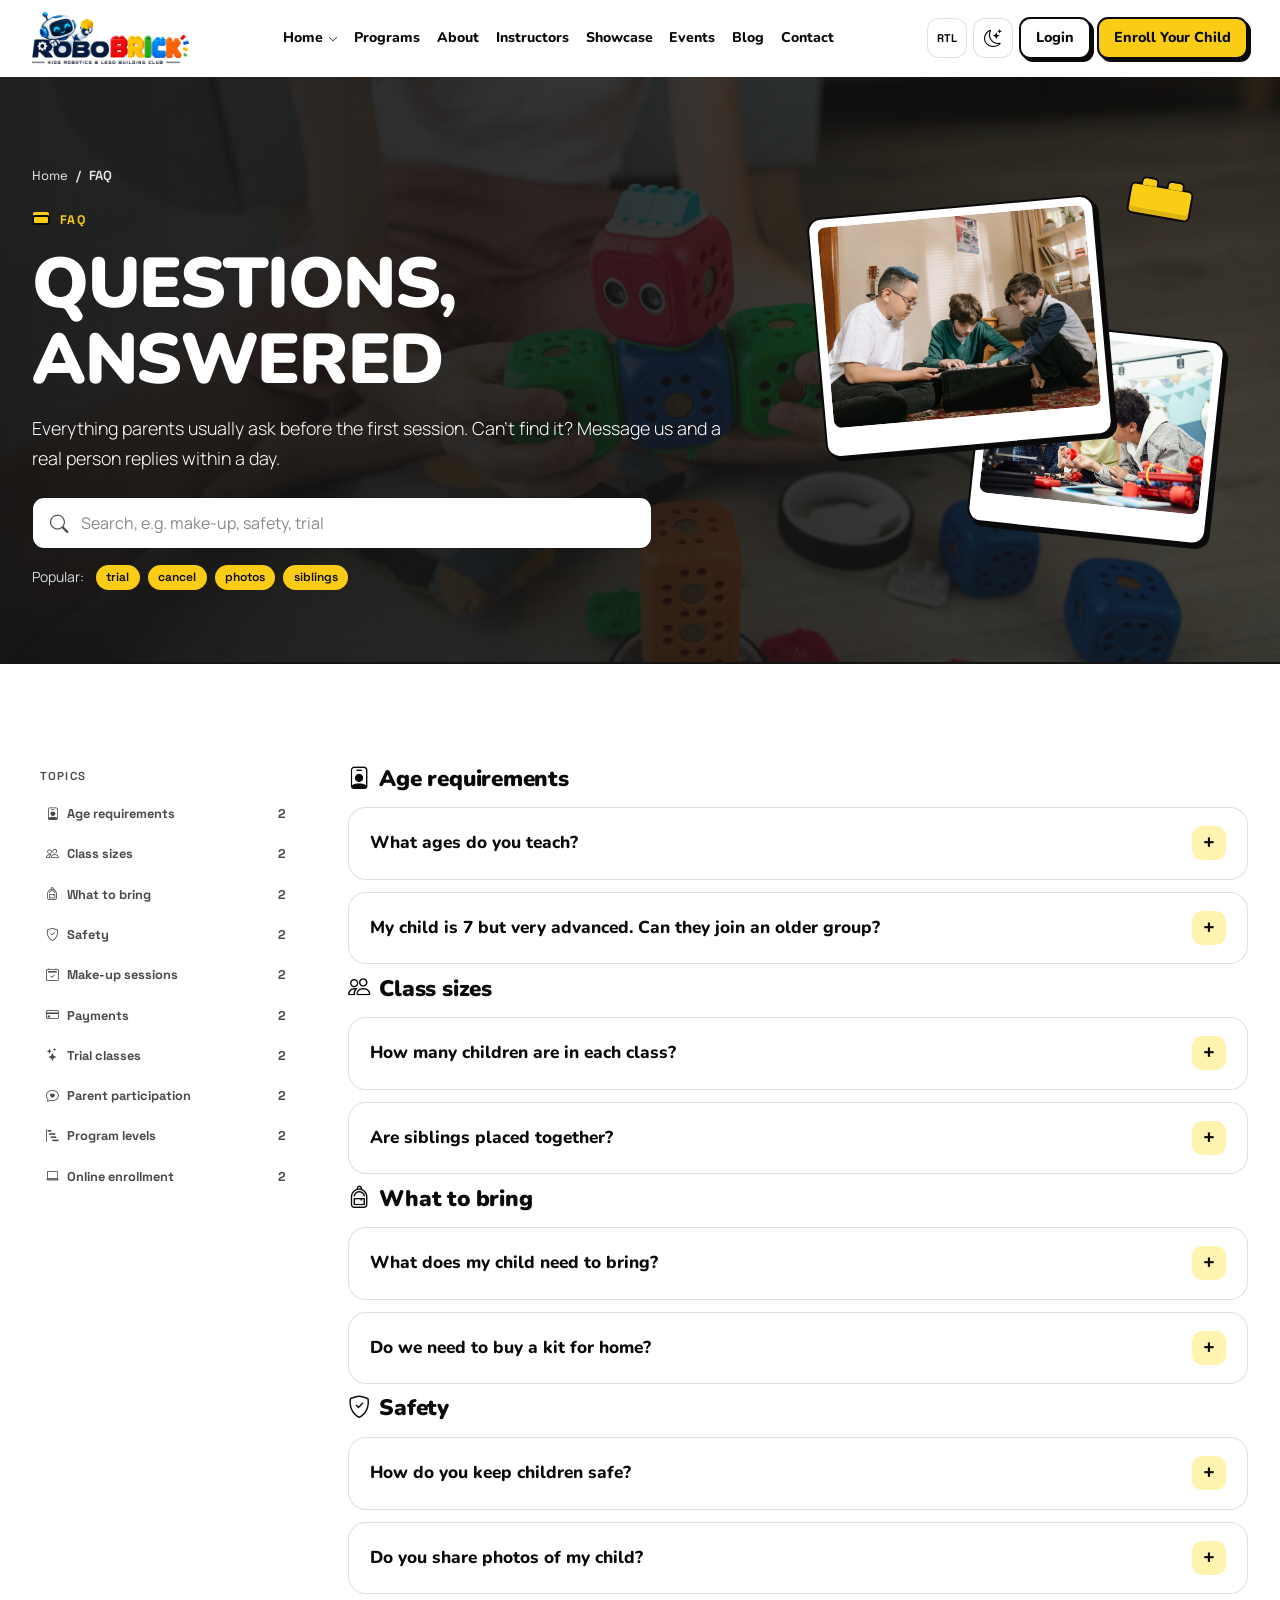
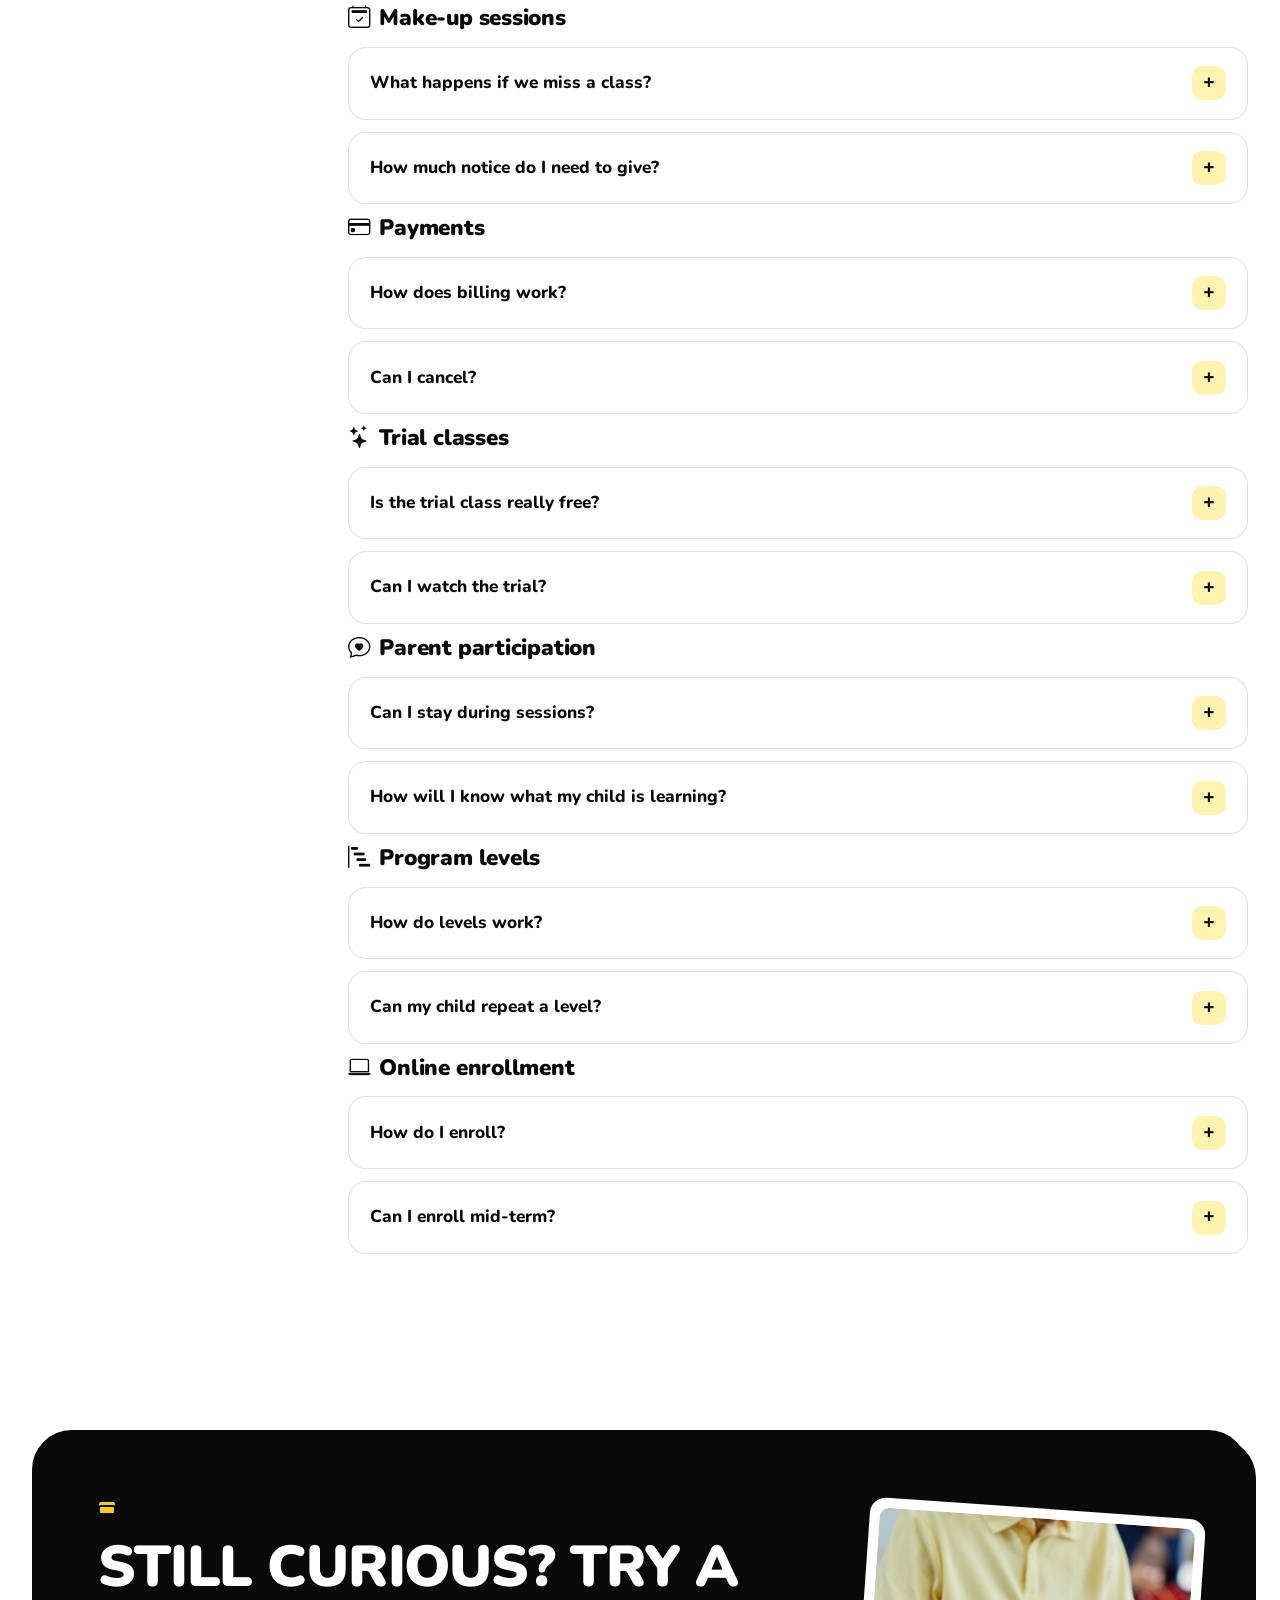
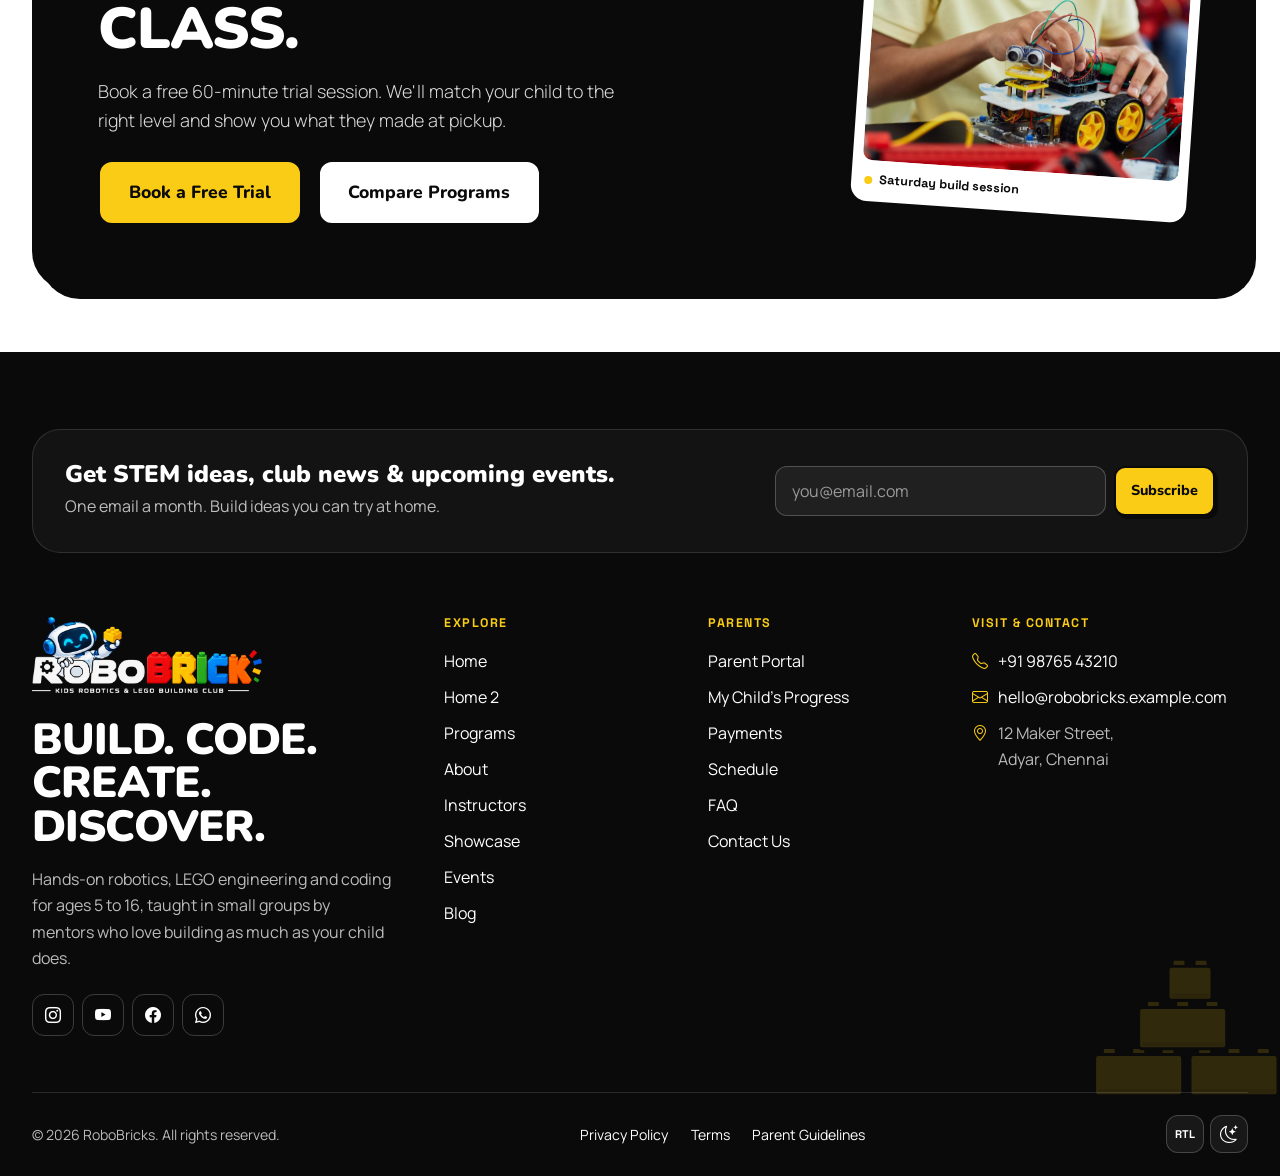
<file: pages/faq.html>
<!DOCTYPE html>
<html lang="en" dir="ltr" data-bs-theme="light">
<head>
<meta charset="utf-8">
<meta name="viewport" content="width=device-width, initial-scale=1">
<title>FAQ — RoboBricks</title>
<meta name="description" content="Answers about ages, class sizes, safety, make-up sessions, payments, trial classes and enrollment at RoboBricks.">
<meta name="theme-color" content="#FACC15">
<link rel="canonical" href="https://robobricks.example.com/pages/faq.html">
<meta property="og:type" content="website">
<meta property="og:site_name" content="RoboBricks">
<meta property="og:title" content="FAQ — RoboBricks">
<meta property="og:description" content="Answers about ages, class sizes, safety, make-up sessions, payments, trial classes and enrollment at RoboBricks.">
<meta property="og:url" content="https://robobricks.example.com/pages/faq.html">
<meta property="og:image" content="https://robobricks.example.com/assets/img/hero-lab-bg.jpg">
<meta name="twitter:card" content="summary_large_image">

<link rel="icon" href="../assets/img/favicon.svg" type="image/svg+xml">
<link rel="preconnect" href="https://fonts.googleapis.com">
<link rel="preconnect" href="https://fonts.gstatic.com" crossorigin>
<link href="https://fonts.googleapis.com/css2?family=Manrope:wght@400;500;600;700&family=Nunito:wght@700;800;900&family=Space+Grotesk:wght@500;600;700&display=swap" rel="stylesheet">
<link id="bs-css" rel="stylesheet" href="https://cdn.jsdelivr.net/npm/bootstrap@5.3.3/dist/css/bootstrap.min.css">
<script>(function(){try{var d=document.documentElement,t=localStorage.getItem('robotics-theme'),r=localStorage.getItem('robotics-dir');if(t)d.setAttribute('data-bs-theme',t);if(r==='rtl'){d.setAttribute('dir','rtl');var l=document.getElementById('bs-css');if(l)l.href=l.href.replace('bootstrap.min.css','bootstrap.rtl.min.css');}}catch(e){}})();</script>
<link rel="stylesheet" href="https://cdn.jsdelivr.net/npm/bootstrap-icons@1.11.3/font/bootstrap-icons.min.css">
<link rel="stylesheet" href="../assets/css/style.css">

<link rel="stylesheet" href="../assets/css/rtl.css">

<script type="application/ld+json">{"@context": "https://schema.org", "@type": "FAQPage", "mainEntity": [{"@type": "Question", "name": "What ages do you teach?", "acceptedAnswer": {"@type": "Answer", "text": "Children from 5 to 16. Programs are grouped as 5–7, 8–10, 11–13 and 14+, so kids learn with peers at a similar stage."}}, {"@type": "Question", "name": "My child is 7 but very advanced. Can they join an older group?", "acceptedAnswer": {"@type": "Answer", "text": "Often, yes. Book a free trial and the mentor will recommend a level based on how your child builds, not just their age."}}, {"@type": "Question", "name": "How many children are in each class?", "acceptedAnswer": {"@type": "Answer", "text": "Eight to ten in most programs, with a maximum of 14 in online coding classes. There's always at least one mentor for every eight children."}}, {"@type": "Question", "name": "Are siblings placed together?", "acceptedAnswer": {"@type": "Answer", "text": "Only if they're in the same age band. Siblings get a 10% discount either way."}}, {"@type": "Question", "name": "What does my child need to bring?", "acceptedAnswer": {"@type": "Answer", "text": "Just a water bottle and closed-toe shoes. All robots, LEGO kits, laptops and tablets are provided and stay at the lab."}}, {"@type": "Question", "name": "Do we need to buy a kit for home?", "acceptedAnswer": {"@type": "Answer", "text": "No. If your child wants to keep building at home, we can recommend kits at different budgets, but it's never required."}}, {"@type": "Question", "name": "How do you keep children safe?", "acceptedAnswer": {"@type": "Answer", "text": "All mentors are police-verified and first-aid certified. Two adults are present in every room, pickups require photo-ID matching, and children under 14 use only low-voltage electronics."}}, {"@type": "Question", "name": "Do you share photos of my child?", "acceptedAnswer": {"@type": "Answer", "text": "Photos are shared privately to your parent portal. We only post publicly with your written consent, which you can withdraw any time."}}, {"@type": "Question", "name": "What happens if we miss a class?", "acceptedAnswer": {"@type": "Answer", "text": "Book a free make-up slot in the parent portal, in any batch of the same program within the same term."}}, {"@type": "Question", "name": "How much notice do I need to give?", "acceptedAnswer": {"@type": "Answer", "text": "None for make-ups. If you let us know before the session, the mentor can save a seat at the right bench."}}, {"@type": "Question", "name": "How does billing work?", "acceptedAnswer": {"@type": "Answer", "text": "Fees are charged monthly by card, UPI autopay or net banking. You'll get an invoice by email and in the portal."}}, {"@type": "Question", "name": "Can I cancel?", "acceptedAnswer": {"@type": "Answer", "text": "Yes, cancel any time before your next billing date from Account Settings. There are no cancellation fees."}}, {"@type": "Question", "name": "Is the trial class really free?", "acceptedAnswer": {"@type": "Answer", "text": "Yes. One 60-minute trial per child, no card required. You'll get a level recommendation afterwards."}}, {"@type": "Question", "name": "Can I watch the trial?", "acceptedAnswer": {"@type": "Answer", "text": "Parents are welcome to watch the last 15 minutes, when children show what they built."}}, {"@type": "Question", "name": "Can I stay during sessions?", "acceptedAnswer": {"@type": "Answer", "text": "We have a parent lounge with Wi-Fi. Children focus better without parents in the room, but you're welcome to stay in the building."}}, {"@type": "Question", "name": "How will I know what my child is learning?", "acceptedAnswer": {"@type": "Answer", "text": "You'll get a short note after every session in the parent portal, plus a termly review call and Demo Day."}}, {"@type": "Question", "name": "How do levels work?", "acceptedAnswer": {"@type": "Answer", "text": "Each track has Beginner, Intermediate and Advanced levels. Children move up when they've earned the core badges for their level, usually after one or two terms."}}, {"@type": "Question", "name": "Can my child repeat a level?", "acceptedAnswer": {"@type": "Answer", "text": "Yes, and the projects change each term so repeating never means doing the same builds."}}, {"@type": "Question", "name": "How do I enroll?", "acceptedAnswer": {"@type": "Answer", "text": "Create a parent account, add your child, choose a program and batch, then pay the first month online. It takes about five minutes."}}, {"@type": "Question", "name": "Can I enroll mid-term?", "acceptedAnswer": {"@type": "Answer", "text": "If seats are available, yes. Fees are pro-rated for the first month."}}]}</script><script type="application/ld+json">{"@context": "https://schema.org", "@type": "BreadcrumbList", "itemListElement": [{"@type": "ListItem", "position": 1, "name": "Home", "item": "https://robobricks.example.com/pages/index.html"}, {"@type": "ListItem", "position": 2, "name": "FAQ", "item": "https://robobricks.example.com/pages/faq.html"}]}</script>
</head>
<body class="">
<a class="skip-link" href="#main">Skip to content</a>
<header class="rb-header">
  <div class="container-rb bar">
    <a class="rb-logo " href="index.html" aria-label="RoboBricks home"><picture class="logo-light"><source srcset="../assets/img/logo.webp" type="image/webp"><img class="rb-logo-img" src="../assets/img/logo.png" alt="RoboBricks – Kids Robotics &amp; LEGO Building Club" width="720" height="238"></picture><picture class="logo-dark"><source srcset="../assets/img/logo-dark.webp" type="image/webp"><img class="rb-logo-img" src="../assets/img/logo-dark.png" alt="RoboBricks – Kids Robotics &amp; LEGO Building Club" width="720" height="238"></picture></a>
    <nav aria-label="Primary"><ul class="rb-nav"><li class="nav-drop dropdown"><a href="index.html" role="button" data-bs-toggle="dropdown" aria-expanded="false" aria-haspopup="true">Home<i class="bi bi-chevron-down" aria-hidden="true"></i></a><ul class="dropdown-menu"><li><a class="dropdown-item" href="index.html">Home 1</a></li><li><a class="dropdown-item" href="home-2.html">Home 2</a></li></ul></li><li><a href="programs.html">Programs</a></li><li><a href="about.html">About</a></li><li><a href="instructors.html">Instructors</a></li><li><a href="showcase.html">Showcase</a></li><li><a href="events.html">Events</a></li><li><a href="blog.html">Blog</a></li><li><a href="contact.html">Contact</a></li></ul></nav>
    <div class="actions">
      <button type="button" class="icon-btn hide-mobile" data-dir-toggle aria-pressed="false" title="Toggle text direction"><span class="font-tech fw-bold u-fs-70" data-dir-label>RTL</span></button>
<button type="button" class="icon-btn" data-theme-toggle aria-pressed="false" aria-label="Switch to dark mode"><i class="bi bi-moon-stars theme-icon-light" aria-hidden="true"></i><i class="bi bi-sun theme-icon-dark" aria-hidden="true"></i></button>
      <a class="btn-rb btn-ghost btn-sm portal-btn hide-xs" href="login.html">Login</a>
      <a class="btn-rb btn-sm hide-xs" href="register.html">Enroll Your Child</a>
      <button class="icon-btn menu-toggle" type="button" data-bs-toggle="offcanvas" data-bs-target="#mobileNav" aria-controls="mobileNav" aria-label="Open menu"><i class="bi bi-list fs-4" aria-hidden="true"></i></button>
    </div>
  </div>
</header>
<div class="offcanvas offcanvas-end rb-offcanvas" tabindex="-1" id="mobileNav" aria-labelledby="mobileNavLabel">
  <div class="offcanvas-header">
    <h2 class="visually-hidden" id="mobileNavLabel">Menu</h2>
    <a class="rb-logo " href="index.html" aria-label="RoboBricks home"><picture class="logo-light"><source srcset="../assets/img/logo.webp" type="image/webp"><img class="rb-logo-img" src="../assets/img/logo.png" alt="RoboBricks – Kids Robotics &amp; LEGO Building Club" width="720" height="238"></picture><picture class="logo-dark"><source srcset="../assets/img/logo-dark.webp" type="image/webp"><img class="rb-logo-img" src="../assets/img/logo-dark.png" alt="RoboBricks – Kids Robotics &amp; LEGO Building Club" width="720" height="238"></picture></a>
    <button type="button" class="icon-btn" data-bs-dismiss="offcanvas" aria-label="Close menu"><i class="bi bi-x-lg" aria-hidden="true"></i></button>
  </div>
  <div class="offcanvas-body d-flex flex-column gap-4">
    <nav aria-label="Mobile"><ul class="mobile-nav"><li><a href="index.html">Home<i class="bi bi-arrow-right" aria-hidden="true"></i></a></li><li><a href="home-2.html">Home 2<i class="bi bi-arrow-right" aria-hidden="true"></i></a></li><li><a href="programs.html">Programs<i class="bi bi-arrow-right" aria-hidden="true"></i></a></li><li><a href="about.html">About<i class="bi bi-arrow-right" aria-hidden="true"></i></a></li><li><a href="instructors.html">Instructors<i class="bi bi-arrow-right" aria-hidden="true"></i></a></li><li><a href="showcase.html">Showcase<i class="bi bi-arrow-right" aria-hidden="true"></i></a></li><li><a href="events.html">Events<i class="bi bi-arrow-right" aria-hidden="true"></i></a></li><li><a href="blog.html">Blog<i class="bi bi-arrow-right" aria-hidden="true"></i></a></li><li><a href="contact.html">Contact<i class="bi bi-arrow-right" aria-hidden="true"></i></a></li></ul></nav>
    <div class="d-grid gap-2 offcanvas-ctas">
      <a class="btn-rb btn-lg" href="register.html">Enroll Your Child</a>
      <a class="btn-rb btn-ghost" href="login.html"><i class="bi bi-person-circle" aria-hidden="true"></i>Parent Portal</a>
    </div>
    <div class="d-flex gap-2 align-items-center mt-auto"><span class="small me-auto">Display</span><button type="button" class="icon-btn " data-dir-toggle aria-pressed="false" title="Toggle text direction"><span class="font-tech fw-bold u-fs-70" data-dir-label>RTL</span></button>
<button type="button" class="icon-btn" data-theme-toggle aria-pressed="false" aria-label="Switch to dark mode"><i class="bi bi-moon-stars theme-icon-light" aria-hidden="true"></i><i class="bi bi-sun theme-icon-dark" aria-hidden="true"></i></button></div>
  </div>
</div>
<main id="main">
<section class="page-hero has-banner-bg banner-faq">
  <div class="hero-polaroids" aria-hidden="true"><figure class="p1"><img src="../assets/img/story bot.jpg" data-fallback="../assets/img/build-drawbot.svg" alt="" width="800" height="600"></figure><figure class="p2"><img src="../assets/img/advanced lab.jpg" data-fallback="../assets/img/scene-mentor.svg" alt="" width="800" height="600" loading="lazy"></figure><span class="brick-deco brick-yellow"></span></div>
  <div class="container-rb">
    <nav class="rb-breadcrumb" aria-label="Breadcrumb"><ol class="breadcrumb"><li class="breadcrumb-item"><a href="index.html">Home</a></li><li class="breadcrumb-item active" aria-current="page">FAQ</li></ol></nav>
    <span class="eyebrow">FAQ</span>
    <h1>Questions, answered</h1>
    <p class="lead">Everything parents usually ask before the first session. Can't find it? Message us and a real person replies within a day.</p>
    <div class="rb-form mt-4"><div class="faq-search"><i class="bi bi-search" aria-hidden="true"></i><label class="visually-hidden" for="faqq">Search questions</label><input id="faqq" type="search" class="form-control" placeholder="Search, e.g. make-up, safety, trial" data-faq-search autocomplete="off"></div>
<div class="d-flex flex-wrap gap-2 mt-3"><span class="small me-1">Popular:</span><button type="button" class="chip border-0" data-faq-chip="trial">trial</button><button type="button" class="chip border-0" data-faq-chip="cancel">cancel</button><button type="button" class="chip border-0" data-faq-chip="photos">photos</button><button type="button" class="chip border-0" data-faq-chip="siblings">siblings</button></div>
<p class="small mt-2 mb-0 font-tech" data-faq-live aria-live="polite"></p></div>
  </div>
</section>
<section class="section"><div class="container-rb"><div class="row g-5">
  <aside class="col-lg-3 d-none d-lg-block" aria-label="FAQ topics"><nav class="faq-topics"><span class="tech-label d-block mb-2 px-2">Topics</span><a href="#ages"><span><i class="bi bi-person-badge me-2" aria-hidden="true"></i>Age requirements</span><span>2</span></a><a href="#sizes"><span><i class="bi bi-people me-2" aria-hidden="true"></i>Class sizes</span><span>2</span></a><a href="#bring"><span><i class="bi bi-backpack me-2" aria-hidden="true"></i>What to bring</span><span>2</span></a><a href="#safety"><span><i class="bi bi-shield-check me-2" aria-hidden="true"></i>Safety</span><span>2</span></a><a href="#makeup"><span><i class="bi bi-calendar2-check me-2" aria-hidden="true"></i>Make-up sessions</span><span>2</span></a><a href="#payments"><span><i class="bi bi-credit-card me-2" aria-hidden="true"></i>Payments</span><span>2</span></a><a href="#trial"><span><i class="bi bi-stars me-2" aria-hidden="true"></i>Trial classes</span><span>2</span></a><a href="#parents"><span><i class="bi bi-chat-heart me-2" aria-hidden="true"></i>Parent participation</span><span>2</span></a><a href="#levels"><span><i class="bi bi-bar-chart-steps me-2" aria-hidden="true"></i>Program levels</span><span>2</span></a><a href="#enroll"><span><i class="bi bi-laptop me-2" aria-hidden="true"></i>Online enrollment</span><span>2</span></a></nav></aside>
  <div class="col-lg-9"><div data-faq-group id="ages"><h3 class="faq-group-title"><i class="bi bi-person-badge" aria-hidden="true"></i>Age requirements</h3><div class="accordion rb-accordion"><div class="accordion-item"><h4 class="accordion-header"><button class="accordion-button collapsed" type="button" data-bs-toggle="collapse" data-bs-target="#fq1" aria-expanded="false" aria-controls="fq1">What ages do you teach?</button></h4>
<div id="fq1" class="accordion-collapse collapse"><div class="accordion-body">Children from 5 to 16. Programs are grouped as 5–7, 8–10, 11–13 and 14+, so kids learn with peers at a similar stage.</div></div></div><div class="accordion-item"><h4 class="accordion-header"><button class="accordion-button collapsed" type="button" data-bs-toggle="collapse" data-bs-target="#fq2" aria-expanded="false" aria-controls="fq2">My child is 7 but very advanced. Can they join an older group?</button></h4>
<div id="fq2" class="accordion-collapse collapse"><div class="accordion-body">Often, yes. Book a free trial and the mentor will recommend a level based on how your child builds, not just their age.</div></div></div></div></div><div data-faq-group id="sizes"><h3 class="faq-group-title"><i class="bi bi-people" aria-hidden="true"></i>Class sizes</h3><div class="accordion rb-accordion"><div class="accordion-item"><h4 class="accordion-header"><button class="accordion-button collapsed" type="button" data-bs-toggle="collapse" data-bs-target="#fq3" aria-expanded="false" aria-controls="fq3">How many children are in each class?</button></h4>
<div id="fq3" class="accordion-collapse collapse"><div class="accordion-body">Eight to ten in most programs, with a maximum of 14 in online coding classes. There's always at least one mentor for every eight children.</div></div></div><div class="accordion-item"><h4 class="accordion-header"><button class="accordion-button collapsed" type="button" data-bs-toggle="collapse" data-bs-target="#fq4" aria-expanded="false" aria-controls="fq4">Are siblings placed together?</button></h4>
<div id="fq4" class="accordion-collapse collapse"><div class="accordion-body">Only if they're in the same age band. Siblings get a 10% discount either way.</div></div></div></div></div><div data-faq-group id="bring"><h3 class="faq-group-title"><i class="bi bi-backpack" aria-hidden="true"></i>What to bring</h3><div class="accordion rb-accordion"><div class="accordion-item"><h4 class="accordion-header"><button class="accordion-button collapsed" type="button" data-bs-toggle="collapse" data-bs-target="#fq5" aria-expanded="false" aria-controls="fq5">What does my child need to bring?</button></h4>
<div id="fq5" class="accordion-collapse collapse"><div class="accordion-body">Just a water bottle and closed-toe shoes. All robots, LEGO kits, laptops and tablets are provided and stay at the lab.</div></div></div><div class="accordion-item"><h4 class="accordion-header"><button class="accordion-button collapsed" type="button" data-bs-toggle="collapse" data-bs-target="#fq6" aria-expanded="false" aria-controls="fq6">Do we need to buy a kit for home?</button></h4>
<div id="fq6" class="accordion-collapse collapse"><div class="accordion-body">No. If your child wants to keep building at home, we can recommend kits at different budgets, but it's never required.</div></div></div></div></div><div data-faq-group id="safety"><h3 class="faq-group-title"><i class="bi bi-shield-check" aria-hidden="true"></i>Safety</h3><div class="accordion rb-accordion"><div class="accordion-item"><h4 class="accordion-header"><button class="accordion-button collapsed" type="button" data-bs-toggle="collapse" data-bs-target="#fq7" aria-expanded="false" aria-controls="fq7">How do you keep children safe?</button></h4>
<div id="fq7" class="accordion-collapse collapse"><div class="accordion-body">All mentors are police-verified and first-aid certified. Two adults are present in every room, pickups require photo-ID matching, and children under 14 use only low-voltage electronics.</div></div></div><div class="accordion-item"><h4 class="accordion-header"><button class="accordion-button collapsed" type="button" data-bs-toggle="collapse" data-bs-target="#fq8" aria-expanded="false" aria-controls="fq8">Do you share photos of my child?</button></h4>
<div id="fq8" class="accordion-collapse collapse"><div class="accordion-body">Photos are shared privately to your parent portal. We only post publicly with your written consent, which you can withdraw any time.</div></div></div></div></div><div data-faq-group id="makeup"><h3 class="faq-group-title"><i class="bi bi-calendar2-check" aria-hidden="true"></i>Make-up sessions</h3><div class="accordion rb-accordion"><div class="accordion-item"><h4 class="accordion-header"><button class="accordion-button collapsed" type="button" data-bs-toggle="collapse" data-bs-target="#fq9" aria-expanded="false" aria-controls="fq9">What happens if we miss a class?</button></h4>
<div id="fq9" class="accordion-collapse collapse"><div class="accordion-body">Book a free make-up slot in the parent portal, in any batch of the same program within the same term.</div></div></div><div class="accordion-item"><h4 class="accordion-header"><button class="accordion-button collapsed" type="button" data-bs-toggle="collapse" data-bs-target="#fq10" aria-expanded="false" aria-controls="fq10">How much notice do I need to give?</button></h4>
<div id="fq10" class="accordion-collapse collapse"><div class="accordion-body">None for make-ups. If you let us know before the session, the mentor can save a seat at the right bench.</div></div></div></div></div><div data-faq-group id="payments"><h3 class="faq-group-title"><i class="bi bi-credit-card" aria-hidden="true"></i>Payments</h3><div class="accordion rb-accordion"><div class="accordion-item"><h4 class="accordion-header"><button class="accordion-button collapsed" type="button" data-bs-toggle="collapse" data-bs-target="#fq11" aria-expanded="false" aria-controls="fq11">How does billing work?</button></h4>
<div id="fq11" class="accordion-collapse collapse"><div class="accordion-body">Fees are charged monthly by card, UPI autopay or net banking. You'll get an invoice by email and in the portal.</div></div></div><div class="accordion-item"><h4 class="accordion-header"><button class="accordion-button collapsed" type="button" data-bs-toggle="collapse" data-bs-target="#fq12" aria-expanded="false" aria-controls="fq12">Can I cancel?</button></h4>
<div id="fq12" class="accordion-collapse collapse"><div class="accordion-body">Yes, cancel any time before your next billing date from Account Settings. There are no cancellation fees.</div></div></div></div></div><div data-faq-group id="trial"><h3 class="faq-group-title"><i class="bi bi-stars" aria-hidden="true"></i>Trial classes</h3><div class="accordion rb-accordion"><div class="accordion-item"><h4 class="accordion-header"><button class="accordion-button collapsed" type="button" data-bs-toggle="collapse" data-bs-target="#fq13" aria-expanded="false" aria-controls="fq13">Is the trial class really free?</button></h4>
<div id="fq13" class="accordion-collapse collapse"><div class="accordion-body">Yes. One 60-minute trial per child, no card required. You'll get a level recommendation afterwards.</div></div></div><div class="accordion-item"><h4 class="accordion-header"><button class="accordion-button collapsed" type="button" data-bs-toggle="collapse" data-bs-target="#fq14" aria-expanded="false" aria-controls="fq14">Can I watch the trial?</button></h4>
<div id="fq14" class="accordion-collapse collapse"><div class="accordion-body">Parents are welcome to watch the last 15 minutes, when children show what they built.</div></div></div></div></div><div data-faq-group id="parents"><h3 class="faq-group-title"><i class="bi bi-chat-heart" aria-hidden="true"></i>Parent participation</h3><div class="accordion rb-accordion"><div class="accordion-item"><h4 class="accordion-header"><button class="accordion-button collapsed" type="button" data-bs-toggle="collapse" data-bs-target="#fq15" aria-expanded="false" aria-controls="fq15">Can I stay during sessions?</button></h4>
<div id="fq15" class="accordion-collapse collapse"><div class="accordion-body">We have a parent lounge with Wi-Fi. Children focus better without parents in the room, but you're welcome to stay in the building.</div></div></div><div class="accordion-item"><h4 class="accordion-header"><button class="accordion-button collapsed" type="button" data-bs-toggle="collapse" data-bs-target="#fq16" aria-expanded="false" aria-controls="fq16">How will I know what my child is learning?</button></h4>
<div id="fq16" class="accordion-collapse collapse"><div class="accordion-body">You'll get a short note after every session in the parent portal, plus a termly review call and Demo Day.</div></div></div></div></div><div data-faq-group id="levels"><h3 class="faq-group-title"><i class="bi bi-bar-chart-steps" aria-hidden="true"></i>Program levels</h3><div class="accordion rb-accordion"><div class="accordion-item"><h4 class="accordion-header"><button class="accordion-button collapsed" type="button" data-bs-toggle="collapse" data-bs-target="#fq17" aria-expanded="false" aria-controls="fq17">How do levels work?</button></h4>
<div id="fq17" class="accordion-collapse collapse"><div class="accordion-body">Each track has Beginner, Intermediate and Advanced levels. Children move up when they've earned the core badges for their level, usually after one or two terms.</div></div></div><div class="accordion-item"><h4 class="accordion-header"><button class="accordion-button collapsed" type="button" data-bs-toggle="collapse" data-bs-target="#fq18" aria-expanded="false" aria-controls="fq18">Can my child repeat a level?</button></h4>
<div id="fq18" class="accordion-collapse collapse"><div class="accordion-body">Yes, and the projects change each term so repeating never means doing the same builds.</div></div></div></div></div><div data-faq-group id="enroll"><h3 class="faq-group-title"><i class="bi bi-laptop" aria-hidden="true"></i>Online enrollment</h3><div class="accordion rb-accordion"><div class="accordion-item"><h4 class="accordion-header"><button class="accordion-button collapsed" type="button" data-bs-toggle="collapse" data-bs-target="#fq19" aria-expanded="false" aria-controls="fq19">How do I enroll?</button></h4>
<div id="fq19" class="accordion-collapse collapse"><div class="accordion-body">Create a parent account, add your child, choose a program and batch, then pay the first month online. It takes about five minutes.</div></div></div><div class="accordion-item"><h4 class="accordion-header"><button class="accordion-button collapsed" type="button" data-bs-toggle="collapse" data-bs-target="#fq20" aria-expanded="false" aria-controls="fq20">Can I enroll mid-term?</button></h4>
<div id="fq20" class="accordion-collapse collapse"><div class="accordion-body">If seats are available, yes. Fees are pro-rated for the first month.</div></div></div></div></div>
    <div class="empty-state is-hidden u-dropzone" data-faq-empty><i class="bi bi-chat-square-dots fs-2 d-block mb-2" aria-hidden="true"></i><strong class="text-ink d-block">No questions match that search.</strong><p class="small mx-auto">Try a shorter word, or ask us directly.</p><a class="btn-rb btn-sm" href="contact.html">Ask a question</a></div>
  </div>
</div></div></section>
<section class="section-tight">
  <div class="container-rb">
    <div class="cta-band blueprint u-grid-light-08">
      <figure class="cta-photo" aria-hidden="true"><img src="../assets/img/engineers.jpg" data-fallback="../assets/img/scene-team.svg" alt="" width="800" height="600" loading="lazy"><figcaption><span class="status-dot"></span>Saturday build session</figcaption></figure>
      <span class="eyebrow">Free trial class</span>
      <h2>Still curious? Try a class.</h2>
      <p class="lead mt-3 u-mw-48ch">Book a free 60-minute trial session. We'll match your child to the right level and show you what they made at pickup.</p>
      <div class="d-flex flex-wrap gap-3 mt-4"><a class="btn-rb btn-lg" href="register.html">Book a Free Trial</a><a class="btn-rb btn-ghost btn-lg" href="programs.html">Compare Programs</a></div>
    </div>
  </div>
</section>
</main>
<footer class="rb-footer">
  <img class="footer-bricks" src="../assets/img/footer-bricks.svg" width="300" height="200" alt="" loading="lazy">
  <div class="container-rb">
    <div class="footer-news news">
      <div class="footer-news-text">
        <h3>Get STEM ideas, club news &amp; upcoming events.</h3>
        <p class="mb-0">One email a month. Build ideas you can try at home.</p>
      </div>
      <form class="news-form" data-newsletter>
        <label class="visually-hidden" for="nl-email">Email address</label>
        <input id="nl-email" type="email" placeholder="you@email.com" required autocomplete="email">
        <button class="btn-rb btn-sm" type="submit">Subscribe</button>
      </form>
    </div>

    <div class="footer-grid">
      <div class="footer-brand">
        <a class="rb-logo " href="index.html" aria-label="RoboBricks home"><picture class="logo-light"><source srcset="../assets/img/logo.webp" type="image/webp"><img class="rb-logo-img" src="../assets/img/logo.png" alt="RoboBricks – Kids Robotics &amp; LEGO Building Club" width="720" height="238"></picture><picture class="logo-dark"><source srcset="../assets/img/logo-dark.webp" type="image/webp"><img class="rb-logo-img" src="../assets/img/logo-dark.png" alt="RoboBricks – Kids Robotics &amp; LEGO Building Club" width="720" height="238"></picture></a>
        <h2 class="tagline">Build. Code.<br>Create. Discover.</h2>
        <p>Hands-on robotics, LEGO engineering and coding for ages 5 to 16, taught in small groups by mentors who love building as much as your child does.</p>
        <div class="footer-socials">
          <a href="#" aria-label="RoboBricks on Instagram"><i class="bi bi-instagram" aria-hidden="true"></i></a>
          <a href="#" aria-label="RoboBricks on YouTube"><i class="bi bi-youtube" aria-hidden="true"></i></a>
          <a href="#" aria-label="RoboBricks on Facebook"><i class="bi bi-facebook" aria-hidden="true"></i></a>
          <a href="#" aria-label="RoboBricks on WhatsApp"><i class="bi bi-whatsapp" aria-hidden="true"></i></a>
        </div>
      </div>
      <nav class="footer-col" aria-label="Explore">
        <h3>Explore</h3>
        <ul><li><a href="index.html">Home</a></li><li><a href="home-2.html">Home 2</a></li><li><a href="programs.html">Programs</a></li><li><a href="about.html">About</a></li><li><a href="instructors.html">Instructors</a></li><li><a href="showcase.html">Showcase</a></li><li><a href="events.html">Events</a></li><li><a href="blog.html">Blog</a></li></ul>
      </nav>
      <nav class="footer-col" aria-label="Parents">
        <h3>Parents</h3>
        <ul><li><a href="login.html">Parent Portal</a></li><li><a href="dashboard/progress.html">My Child's Progress</a></li><li><a href="dashboard/payments.html">Payments</a></li><li><a href="dashboard/schedule.html">Schedule</a></li><li><a href="faq.html">FAQ</a></li><li><a href="contact.html">Contact Us</a></li></ul>
      </nav>
      <div class="footer-col footer-contact">
        <h3>Visit &amp; contact</h3>
        <ul>
          <li><i class="bi bi-telephone" aria-hidden="true"></i><a href="tel:+919876543210">+91 98765 43210</a></li>
          <li><i class="bi bi-envelope" aria-hidden="true"></i><a href="mailto:hello@robobricks.example.com">hello@robobricks.example.com</a></li>
          <li><i class="bi bi-geo-alt" aria-hidden="true"></i><address>12 Maker Street,<br>Adyar, Chennai</address></li>
        </ul>
      </div>
    </div>

    <div class="footer-bottom">
      <span class="copy">© 2026 RoboBricks. All rights reserved.</span>
      <nav aria-label="Legal"><a href="#">Privacy Policy</a><a href="#">Terms</a><a href="#">Parent Guidelines</a></nav>
      <span class="footer-prefs"><button type="button" class="icon-btn " data-dir-toggle aria-pressed="false" title="Toggle text direction"><span class="font-tech fw-bold u-fs-70" data-dir-label>RTL</span></button>
<button type="button" class="icon-btn" data-theme-toggle aria-pressed="false" aria-label="Switch to dark mode"><i class="bi bi-moon-stars theme-icon-light" aria-hidden="true"></i><i class="bi bi-sun theme-icon-dark" aria-hidden="true"></i></button></span>
    </div>
  </div>
</footer>
<button class="to-top" type="button" aria-label="Back to top"><i class="bi bi-arrow-up" aria-hidden="true"></i></button>

<script src="https://cdn.jsdelivr.net/npm/bootstrap@5.3.3/dist/js/bootstrap.bundle.min.js" defer></script>
<script src="../assets/js/main.js" defer></script>
</body>
</html>
</file>
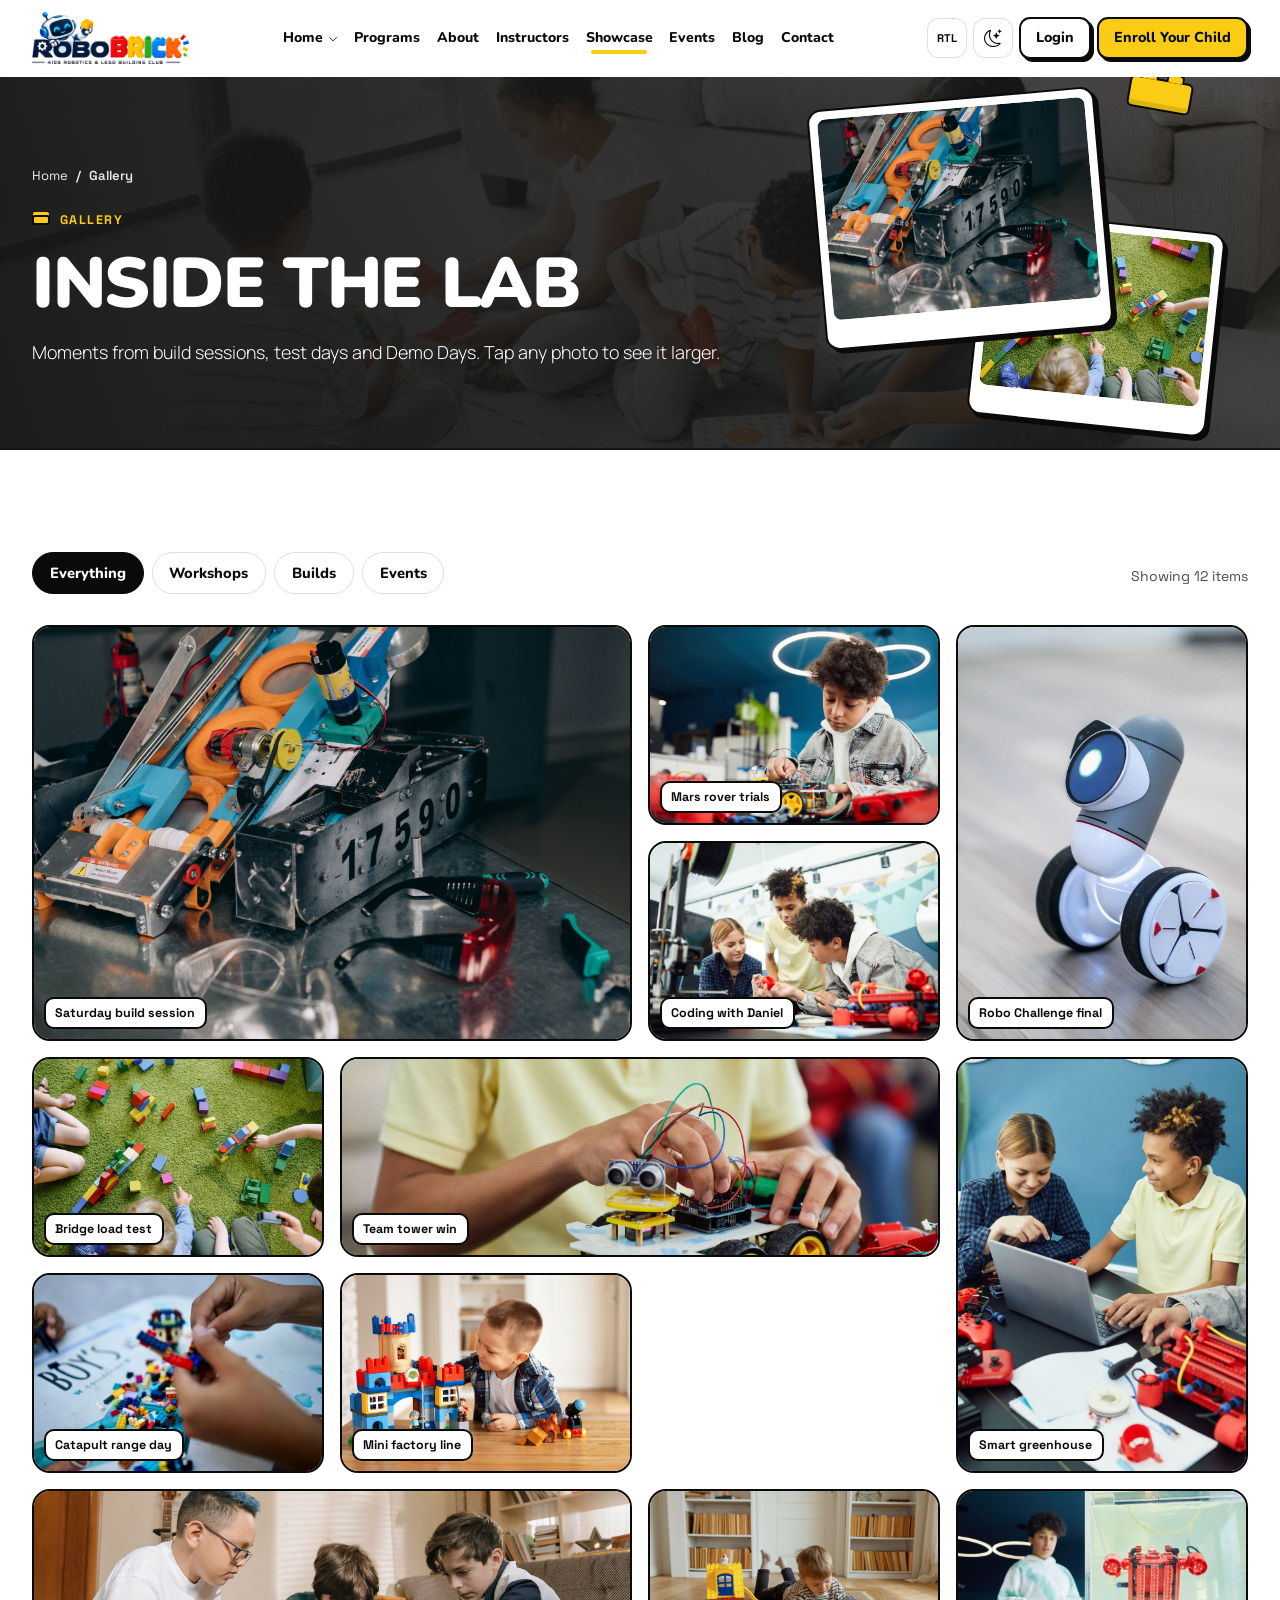
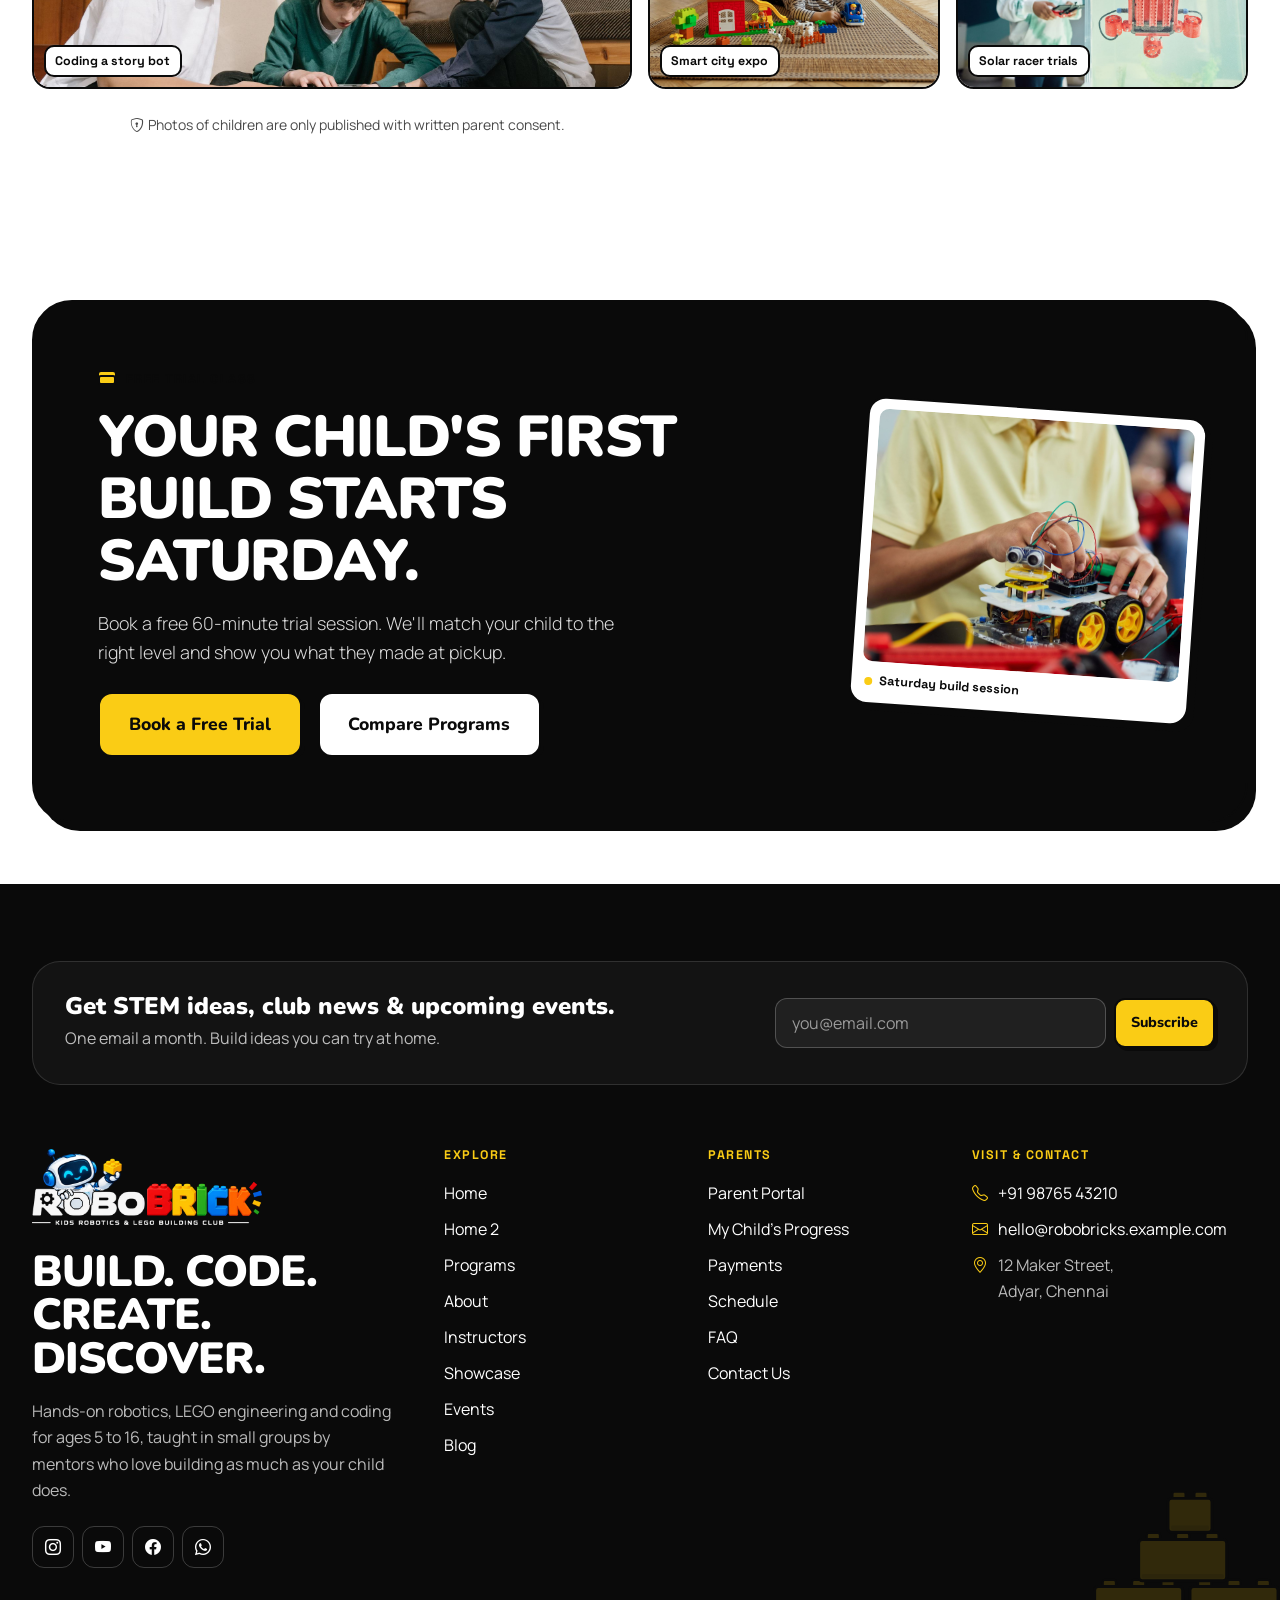
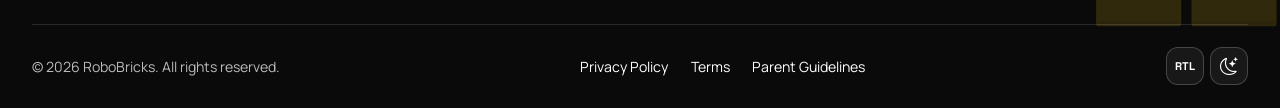
<file: pages/gallery.html>
<!DOCTYPE html>
<html lang="en" dir="ltr" data-bs-theme="light">
<head>
<meta charset="utf-8">
<meta name="viewport" content="width=device-width, initial-scale=1">
<title>Gallery — RoboBricks</title>
<meta name="description" content="Photos from RoboBricks robotics workshops, student builds and competitions.">
<meta name="theme-color" content="#FACC15">
<link rel="canonical" href="https://robobricks.example.com/pages/gallery.html">
<meta property="og:type" content="website">
<meta property="og:site_name" content="RoboBricks">
<meta property="og:title" content="Gallery — RoboBricks">
<meta property="og:description" content="Photos from RoboBricks robotics workshops, student builds and competitions.">
<meta property="og:url" content="https://robobricks.example.com/pages/gallery.html">
<meta property="og:image" content="https://robobricks.example.com/assets/img/hero-lab-bg.jpg">
<meta name="twitter:card" content="summary_large_image">

<link rel="icon" href="../assets/img/favicon.svg" type="image/svg+xml">
<link rel="preconnect" href="https://fonts.googleapis.com">
<link rel="preconnect" href="https://fonts.gstatic.com" crossorigin>
<link href="https://fonts.googleapis.com/css2?family=Manrope:wght@400;500;600;700&family=Nunito:wght@700;800;900&family=Space+Grotesk:wght@500;600;700&display=swap" rel="stylesheet">
<link id="bs-css" rel="stylesheet" href="https://cdn.jsdelivr.net/npm/bootstrap@5.3.3/dist/css/bootstrap.min.css">
<script>(function(){try{var d=document.documentElement,t=localStorage.getItem('robotics-theme'),r=localStorage.getItem('robotics-dir');if(t)d.setAttribute('data-bs-theme',t);if(r==='rtl'){d.setAttribute('dir','rtl');var l=document.getElementById('bs-css');if(l)l.href=l.href.replace('bootstrap.min.css','bootstrap.rtl.min.css');}}catch(e){}})();</script>
<link rel="stylesheet" href="https://cdn.jsdelivr.net/npm/bootstrap-icons@1.11.3/font/bootstrap-icons.min.css">
<link rel="stylesheet" href="../assets/css/style.css">

<link rel="stylesheet" href="../assets/css/rtl.css">

<script type="application/ld+json">{"@context": "https://schema.org", "@type": "EducationalOrganization", "name": "RoboBricks", "description": "Kids robotics, LEGO engineering and coding club for ages 5 to 16.", "url": "https://robobricks.example.com", "logo": "https://robobricks.example.com/assets/img/logo.png", "telephone": "+91 98765 43210", "email": "hello@robobricks.example.com", "address": {"@type": "PostalAddress", "streetAddress": "12 Maker Street, Adyar", "addressLocality": "Chennai", "postalCode": "600020", "addressCountry": "IN"}, "sameAs": ["https://instagram.com/", "https://youtube.com/"]}</script><script type="application/ld+json">{"@context": "https://schema.org", "@type": "BreadcrumbList", "itemListElement": [{"@type": "ListItem", "position": 1, "name": "Home", "item": "https://robobricks.example.com/pages/index.html"}, {"@type": "ListItem", "position": 2, "name": "Gallery", "item": "https://robobricks.example.com/pages/gallery.html"}]}</script>
</head>
<body class="">
<a class="skip-link" href="#main">Skip to content</a>
<header class="rb-header">
  <div class="container-rb bar">
    <a class="rb-logo " href="index.html" aria-label="RoboBricks home"><picture class="logo-light"><source srcset="../assets/img/logo.webp" type="image/webp"><img class="rb-logo-img" src="../assets/img/logo.png" alt="RoboBricks – Kids Robotics &amp; LEGO Building Club" width="720" height="238"></picture><picture class="logo-dark"><source srcset="../assets/img/logo-dark.webp" type="image/webp"><img class="rb-logo-img" src="../assets/img/logo-dark.png" alt="RoboBricks – Kids Robotics &amp; LEGO Building Club" width="720" height="238"></picture></a>
    <nav aria-label="Primary"><ul class="rb-nav"><li class="nav-drop dropdown"><a href="index.html" role="button" data-bs-toggle="dropdown" aria-expanded="false" aria-haspopup="true">Home<i class="bi bi-chevron-down" aria-hidden="true"></i></a><ul class="dropdown-menu"><li><a class="dropdown-item" href="index.html">Home 1</a></li><li><a class="dropdown-item" href="home-2.html">Home 2</a></li></ul></li><li><a href="programs.html">Programs</a></li><li><a href="about.html">About</a></li><li><a href="instructors.html">Instructors</a></li><li><a href="showcase.html" aria-current="page">Showcase</a></li><li><a href="events.html">Events</a></li><li><a href="blog.html">Blog</a></li><li><a href="contact.html">Contact</a></li></ul></nav>
    <div class="actions">
      <button type="button" class="icon-btn hide-mobile" data-dir-toggle aria-pressed="false" title="Toggle text direction"><span class="font-tech fw-bold u-fs-70" data-dir-label>RTL</span></button>
<button type="button" class="icon-btn" data-theme-toggle aria-pressed="false" aria-label="Switch to dark mode"><i class="bi bi-moon-stars theme-icon-light" aria-hidden="true"></i><i class="bi bi-sun theme-icon-dark" aria-hidden="true"></i></button>
      <a class="btn-rb btn-ghost btn-sm portal-btn hide-xs" href="login.html">Login</a>
      <a class="btn-rb btn-sm hide-xs" href="register.html">Enroll Your Child</a>
      <button class="icon-btn menu-toggle" type="button" data-bs-toggle="offcanvas" data-bs-target="#mobileNav" aria-controls="mobileNav" aria-label="Open menu"><i class="bi bi-list fs-4" aria-hidden="true"></i></button>
    </div>
  </div>
</header>
<div class="offcanvas offcanvas-end rb-offcanvas" tabindex="-1" id="mobileNav" aria-labelledby="mobileNavLabel">
  <div class="offcanvas-header">
    <h2 class="visually-hidden" id="mobileNavLabel">Menu</h2>
    <a class="rb-logo " href="index.html" aria-label="RoboBricks home"><picture class="logo-light"><source srcset="../assets/img/logo.webp" type="image/webp"><img class="rb-logo-img" src="../assets/img/logo.png" alt="RoboBricks – Kids Robotics &amp; LEGO Building Club" width="720" height="238"></picture><picture class="logo-dark"><source srcset="../assets/img/logo-dark.webp" type="image/webp"><img class="rb-logo-img" src="../assets/img/logo-dark.png" alt="RoboBricks – Kids Robotics &amp; LEGO Building Club" width="720" height="238"></picture></a>
    <button type="button" class="icon-btn" data-bs-dismiss="offcanvas" aria-label="Close menu"><i class="bi bi-x-lg" aria-hidden="true"></i></button>
  </div>
  <div class="offcanvas-body d-flex flex-column gap-4">
    <nav aria-label="Mobile"><ul class="mobile-nav"><li><a href="index.html">Home<i class="bi bi-arrow-right" aria-hidden="true"></i></a></li><li><a href="home-2.html">Home 2<i class="bi bi-arrow-right" aria-hidden="true"></i></a></li><li><a href="programs.html">Programs<i class="bi bi-arrow-right" aria-hidden="true"></i></a></li><li><a href="about.html">About<i class="bi bi-arrow-right" aria-hidden="true"></i></a></li><li><a href="instructors.html">Instructors<i class="bi bi-arrow-right" aria-hidden="true"></i></a></li><li><a href="showcase.html" aria-current="page">Showcase<i class="bi bi-arrow-right" aria-hidden="true"></i></a></li><li><a href="events.html">Events<i class="bi bi-arrow-right" aria-hidden="true"></i></a></li><li><a href="blog.html">Blog<i class="bi bi-arrow-right" aria-hidden="true"></i></a></li><li><a href="contact.html">Contact<i class="bi bi-arrow-right" aria-hidden="true"></i></a></li></ul></nav>
    <div class="d-grid gap-2 offcanvas-ctas">
      <a class="btn-rb btn-lg" href="register.html">Enroll Your Child</a>
      <a class="btn-rb btn-ghost" href="login.html"><i class="bi bi-person-circle" aria-hidden="true"></i>Parent Portal</a>
    </div>
    <div class="d-flex gap-2 align-items-center mt-auto"><span class="small me-auto">Display</span><button type="button" class="icon-btn " data-dir-toggle aria-pressed="false" title="Toggle text direction"><span class="font-tech fw-bold u-fs-70" data-dir-label>RTL</span></button>
<button type="button" class="icon-btn" data-theme-toggle aria-pressed="false" aria-label="Switch to dark mode"><i class="bi bi-moon-stars theme-icon-light" aria-hidden="true"></i><i class="bi bi-sun theme-icon-dark" aria-hidden="true"></i></button></div>
  </div>
</div>
<main id="main">
<section class="page-hero has-banner-bg banner-gallery">
  <div class="hero-polaroids" aria-hidden="true"><figure class="p1"><img src="../assets/img/hero-lab-bg.jpg" data-fallback="../assets/img/hero-makerspace.svg" alt="" width="800" height="600"></figure><figure class="p2"><img src="../assets/img/truss bridge.jpg" data-fallback="../assets/img/build-bridge.svg" alt="" width="800" height="600" loading="lazy"></figure><span class="brick-deco brick-yellow"></span></div>
  <div class="container-rb">
    <nav class="rb-breadcrumb" aria-label="Breadcrumb"><ol class="breadcrumb"><li class="breadcrumb-item"><a href="index.html">Home</a></li><li class="breadcrumb-item active" aria-current="page">Gallery</li></ol></nav>
    <span class="eyebrow">Gallery</span>
    <h1>Inside the lab</h1>
    <p class="lead">Moments from build sessions, test days and Demo Days. Tap any photo to see it larger.</p>
    
  </div>
</section>
<section class="section">
  <div class="container-rb">
    <div class="d-flex flex-wrap justify-content-between align-items-center gap-3 mb-4"><div class="filter-bar" data-filter-group="#gal" data-filter-live="#galLive" role="group" aria-label="Filter gallery"><button type="button" class="filter-btn" data-filter="all" aria-pressed="true">Everything</button><button type="button" class="filter-btn" data-filter="workshop" aria-pressed="false">Workshops</button><button type="button" class="filter-btn" data-filter="builds" aria-pressed="false">Builds</button><button type="button" class="filter-btn" data-filter="events" aria-pressed="false">Events</button></div><span id="galLive" class="small font-tech" aria-live="polite">Showing 12 items</span></div>
    <div class="gallery-grid" id="gal"><button type="button" class="gallery-item gi-wide gi-tall" data-cat="workshop" data-lightbox="../assets/img/hero-lab-bg.jpg" data-lightbox-fallback="../assets/img/hero-makerspace.svg" data-caption="Saturday build session"><img src="../assets/img/hero-lab-bg.jpg" data-fallback="../assets/img/hero-makerspace.svg" alt="Saturday build session" width="800" height="600" loading="lazy"><span class="lbl">Saturday build session</span></button><button type="button" class="gallery-item " data-cat="builds" data-lightbox="../assets/img/mars rover.jpg" data-lightbox-fallback="../assets/img/build-rover.svg" data-caption="Mars rover trials"><img src="../assets/img/mars rover.jpg" data-fallback="../assets/img/build-rover.svg" alt="Mars rover trials" width="800" height="600" loading="lazy"><span class="lbl">Mars rover trials</span></button><button type="button" class="gallery-item gi-tall" data-cat="events" data-lightbox="../assets/img/robo challange.jpg" data-lightbox-fallback="../assets/img/scene-competition.svg" data-caption="Robo Challenge final"><img src="../assets/img/robo challange.jpg" data-fallback="../assets/img/scene-competition.svg" alt="Robo Challenge final" width="800" height="600" loading="lazy"><span class="lbl">Robo Challenge final</span></button><button type="button" class="gallery-item " data-cat="workshop" data-lightbox="../assets/img/advanced lab.jpg" data-lightbox-fallback="../assets/img/scene-mentor.svg" data-caption="Coding with Daniel"><img src="../assets/img/advanced lab.jpg" data-fallback="../assets/img/scene-mentor.svg" alt="Coding with Daniel" width="800" height="600" loading="lazy"><span class="lbl">Coding with Daniel</span></button><button type="button" class="gallery-item " data-cat="builds" data-lightbox="../assets/img/truss bridge.jpg" data-lightbox-fallback="../assets/img/build-bridge.svg" data-caption="Bridge load test"><img src="../assets/img/truss bridge.jpg" data-fallback="../assets/img/build-bridge.svg" alt="Bridge load test" width="800" height="600" loading="lazy"><span class="lbl">Bridge load test</span></button><button type="button" class="gallery-item gi-wide" data-cat="events" data-lightbox="../assets/img/engineers.jpg" data-lightbox-fallback="../assets/img/scene-team.svg" data-caption="Team tower win"><img src="../assets/img/engineers.jpg" data-fallback="../assets/img/scene-team.svg" alt="Team tower win" width="800" height="600" loading="lazy"><span class="lbl">Team tower win</span></button><button type="button" class="gallery-item gi-tall" data-cat="builds" data-lightbox="../assets/img/smart green house.jpg" data-lightbox-fallback="../assets/img/build-greenhouse.svg" data-caption="Smart greenhouse"><img src="../assets/img/smart green house.jpg" data-fallback="../assets/img/build-greenhouse.svg" alt="Smart greenhouse" width="800" height="600" loading="lazy"><span class="lbl">Smart greenhouse</span></button><button type="button" class="gallery-item " data-cat="builds" data-lightbox="../assets/img/castle cata.jpg" data-lightbox-fallback="../assets/img/build-catapult.svg" data-caption="Catapult range day"><img src="../assets/img/castle cata.jpg" data-fallback="../assets/img/build-catapult.svg" alt="Catapult range day" width="800" height="600" loading="lazy"><span class="lbl">Catapult range day</span></button><button type="button" class="gallery-item " data-cat="builds" data-lightbox="../assets/img/mini factory.jpg" data-lightbox-fallback="../assets/img/build-factory.svg" data-caption="Mini factory line"><img src="../assets/img/mini factory.jpg" data-fallback="../assets/img/build-factory.svg" alt="Mini factory line" width="800" height="600" loading="lazy"><span class="lbl">Mini factory line</span></button><button type="button" class="gallery-item gi-wide" data-cat="builds" data-lightbox="../assets/img/story bot.jpg" data-lightbox-fallback="../assets/img/build-drawbot.svg" data-caption="Coding a story bot"><img src="../assets/img/story bot.jpg" data-fallback="../assets/img/build-drawbot.svg" alt="Coding a story bot" width="800" height="600" loading="lazy"><span class="lbl">Coding a story bot</span></button><button type="button" class="gallery-item " data-cat="events" data-lightbox="../assets/img/smart city.jpg" data-lightbox-fallback="../assets/img/build-smart-city.svg" data-caption="Smart city expo"><img src="../assets/img/smart city.jpg" data-fallback="../assets/img/build-smart-city.svg" alt="Smart city expo" width="800" height="600" loading="lazy"><span class="lbl">Smart city expo</span></button><button type="button" class="gallery-item " data-cat="workshop" data-lightbox="../assets/img/solar racer.jpg" data-lightbox-fallback="../assets/img/build-turbine.svg" data-caption="Solar racer trials"><img src="../assets/img/solar racer.jpg" data-fallback="../assets/img/build-turbine.svg" alt="Solar racer trials" width="800" height="600" loading="lazy"><span class="lbl">Solar racer trials</span></button></div>
    <p class="small text-center mt-4 mb-0"><i class="bi bi-shield-lock me-1" aria-hidden="true"></i>Photos of children are only published with written parent consent.</p>
  </div>
</section>
<section class="section-tight">
  <div class="container-rb">
    <div class="cta-band blueprint u-grid-light-08">
      <figure class="cta-photo" aria-hidden="true"><img src="../assets/img/engineers.jpg" data-fallback="../assets/img/scene-team.svg" alt="" width="800" height="600" loading="lazy"><figcaption><span class="status-dot"></span>Saturday build session</figcaption></figure>
      <span class="eyebrow">Free trial class</span>
      <h2>Your child's first build starts Saturday.</h2>
      <p class="lead mt-3 u-mw-48ch">Book a free 60-minute trial session. We'll match your child to the right level and show you what they made at pickup.</p>
      <div class="d-flex flex-wrap gap-3 mt-4"><a class="btn-rb btn-lg" href="register.html">Book a Free Trial</a><a class="btn-rb btn-ghost btn-lg" href="programs.html">Compare Programs</a></div>
    </div>
  </div>
</section>
</main>
<footer class="rb-footer">
  <img class="footer-bricks" src="../assets/img/footer-bricks.svg" width="300" height="200" alt="" loading="lazy">
  <div class="container-rb">
    <div class="footer-news news">
      <div class="footer-news-text">
        <h3>Get STEM ideas, club news &amp; upcoming events.</h3>
        <p class="mb-0">One email a month. Build ideas you can try at home.</p>
      </div>
      <form class="news-form" data-newsletter>
        <label class="visually-hidden" for="nl-email">Email address</label>
        <input id="nl-email" type="email" placeholder="you@email.com" required autocomplete="email">
        <button class="btn-rb btn-sm" type="submit">Subscribe</button>
      </form>
    </div>

    <div class="footer-grid">
      <div class="footer-brand">
        <a class="rb-logo " href="index.html" aria-label="RoboBricks home"><picture class="logo-light"><source srcset="../assets/img/logo.webp" type="image/webp"><img class="rb-logo-img" src="../assets/img/logo.png" alt="RoboBricks – Kids Robotics &amp; LEGO Building Club" width="720" height="238"></picture><picture class="logo-dark"><source srcset="../assets/img/logo-dark.webp" type="image/webp"><img class="rb-logo-img" src="../assets/img/logo-dark.png" alt="RoboBricks – Kids Robotics &amp; LEGO Building Club" width="720" height="238"></picture></a>
        <h2 class="tagline">Build. Code.<br>Create. Discover.</h2>
        <p>Hands-on robotics, LEGO engineering and coding for ages 5 to 16, taught in small groups by mentors who love building as much as your child does.</p>
        <div class="footer-socials">
          <a href="#" aria-label="RoboBricks on Instagram"><i class="bi bi-instagram" aria-hidden="true"></i></a>
          <a href="#" aria-label="RoboBricks on YouTube"><i class="bi bi-youtube" aria-hidden="true"></i></a>
          <a href="#" aria-label="RoboBricks on Facebook"><i class="bi bi-facebook" aria-hidden="true"></i></a>
          <a href="#" aria-label="RoboBricks on WhatsApp"><i class="bi bi-whatsapp" aria-hidden="true"></i></a>
        </div>
      </div>
      <nav class="footer-col" aria-label="Explore">
        <h3>Explore</h3>
        <ul><li><a href="index.html">Home</a></li><li><a href="home-2.html">Home 2</a></li><li><a href="programs.html">Programs</a></li><li><a href="about.html">About</a></li><li><a href="instructors.html">Instructors</a></li><li><a href="showcase.html">Showcase</a></li><li><a href="events.html">Events</a></li><li><a href="blog.html">Blog</a></li></ul>
      </nav>
      <nav class="footer-col" aria-label="Parents">
        <h3>Parents</h3>
        <ul><li><a href="login.html">Parent Portal</a></li><li><a href="dashboard/progress.html">My Child's Progress</a></li><li><a href="dashboard/payments.html">Payments</a></li><li><a href="dashboard/schedule.html">Schedule</a></li><li><a href="faq.html">FAQ</a></li><li><a href="contact.html">Contact Us</a></li></ul>
      </nav>
      <div class="footer-col footer-contact">
        <h3>Visit &amp; contact</h3>
        <ul>
          <li><i class="bi bi-telephone" aria-hidden="true"></i><a href="tel:+919876543210">+91 98765 43210</a></li>
          <li><i class="bi bi-envelope" aria-hidden="true"></i><a href="mailto:hello@robobricks.example.com">hello@robobricks.example.com</a></li>
          <li><i class="bi bi-geo-alt" aria-hidden="true"></i><address>12 Maker Street,<br>Adyar, Chennai</address></li>
        </ul>
      </div>
    </div>

    <div class="footer-bottom">
      <span class="copy">© 2026 RoboBricks. All rights reserved.</span>
      <nav aria-label="Legal"><a href="#">Privacy Policy</a><a href="#">Terms</a><a href="#">Parent Guidelines</a></nav>
      <span class="footer-prefs"><button type="button" class="icon-btn " data-dir-toggle aria-pressed="false" title="Toggle text direction"><span class="font-tech fw-bold u-fs-70" data-dir-label>RTL</span></button>
<button type="button" class="icon-btn" data-theme-toggle aria-pressed="false" aria-label="Switch to dark mode"><i class="bi bi-moon-stars theme-icon-light" aria-hidden="true"></i><i class="bi bi-sun theme-icon-dark" aria-hidden="true"></i></button></span>
    </div>
  </div>
</footer>
<button class="to-top" type="button" aria-label="Back to top"><i class="bi bi-arrow-up" aria-hidden="true"></i></button>
<div class="modal fade lightbox" id="lightbox" tabindex="-1" aria-label="Image preview" aria-hidden="true">
  <div class="modal-dialog modal-dialog-centered modal-xl"><div class="modal-content">
    <div class="d-flex justify-content-end mb-2"><button type="button" class="icon-btn" data-bs-dismiss="modal" aria-label="Close preview"><i class="bi bi-x-lg" aria-hidden="true"></i></button></div>
    <img alt="" class="w-100">
    <p class="text-white text-center mt-3 mb-0 fw-bold" data-lb-caption></p>
  </div></div>
</div>
<script src="https://cdn.jsdelivr.net/npm/bootstrap@5.3.3/dist/js/bootstrap.bundle.min.js" defer></script>
<script src="../assets/js/main.js" defer></script>
</body>
</html>
</file>
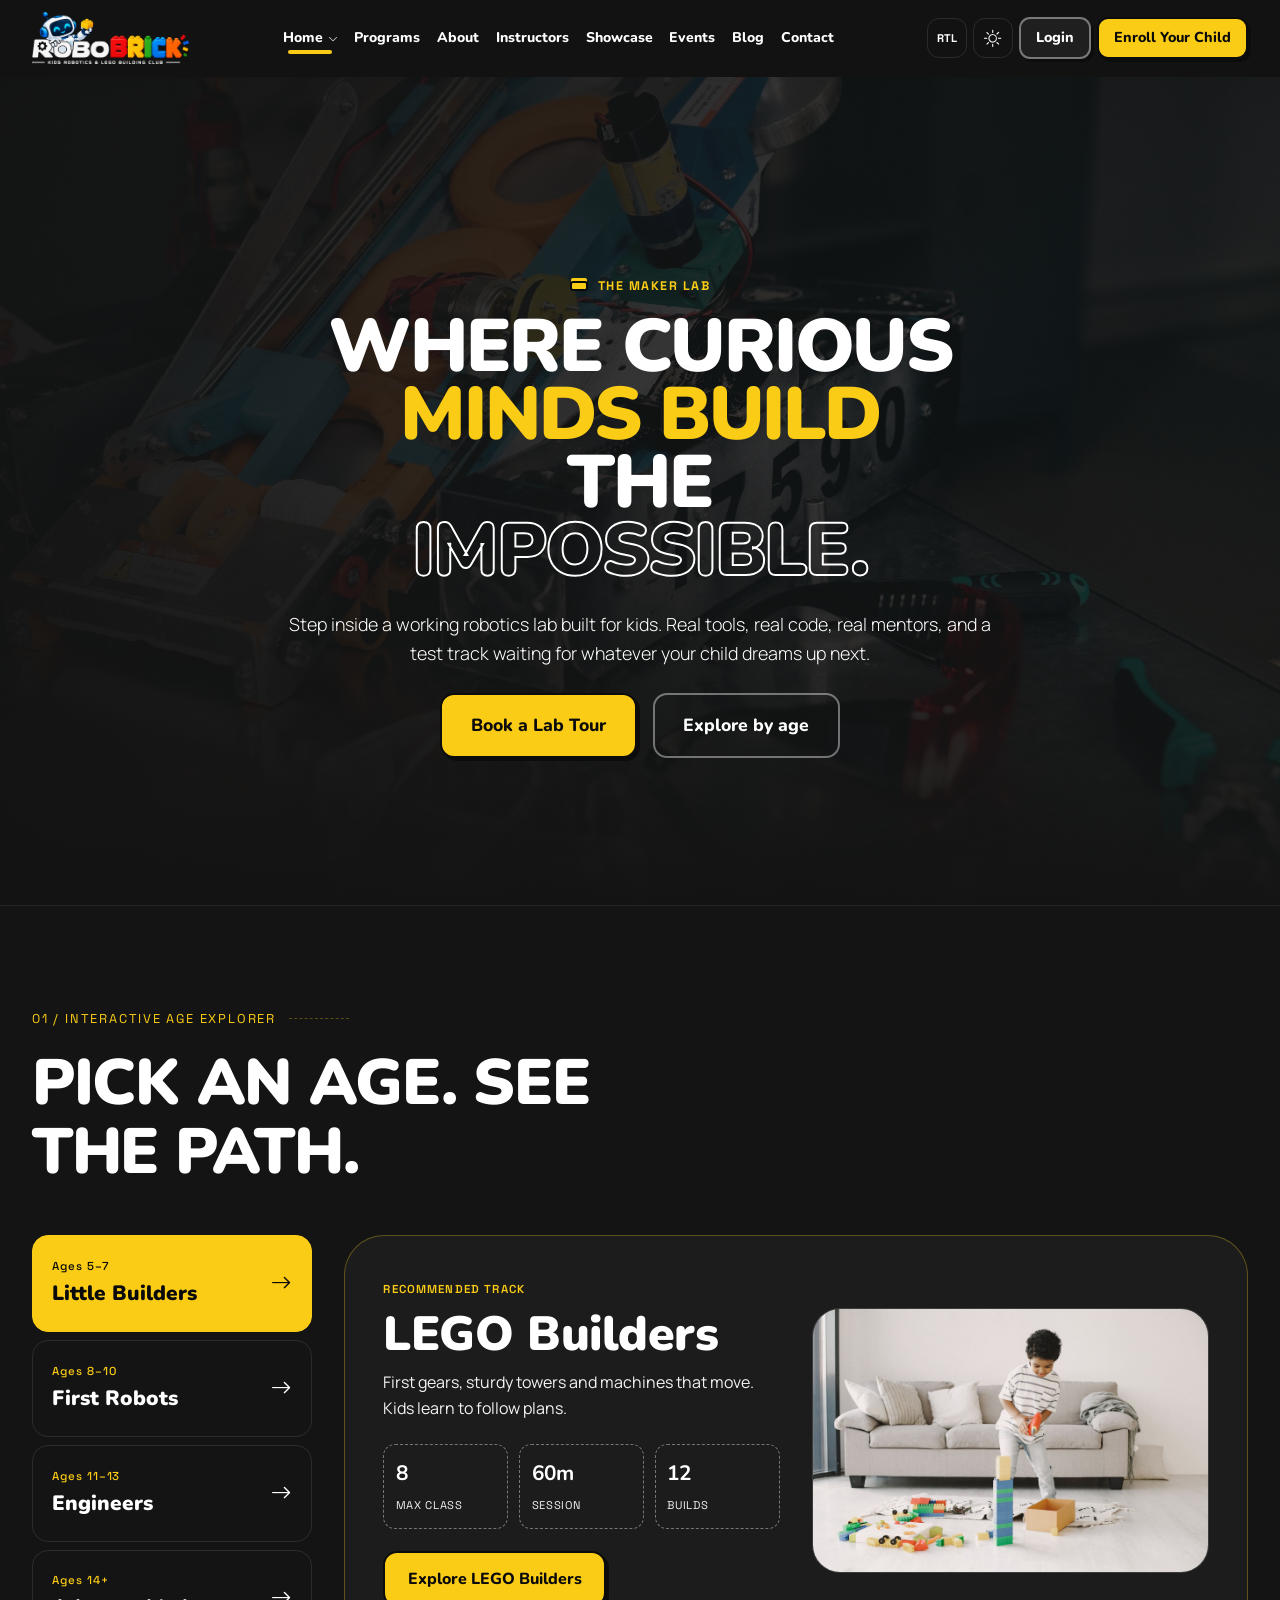
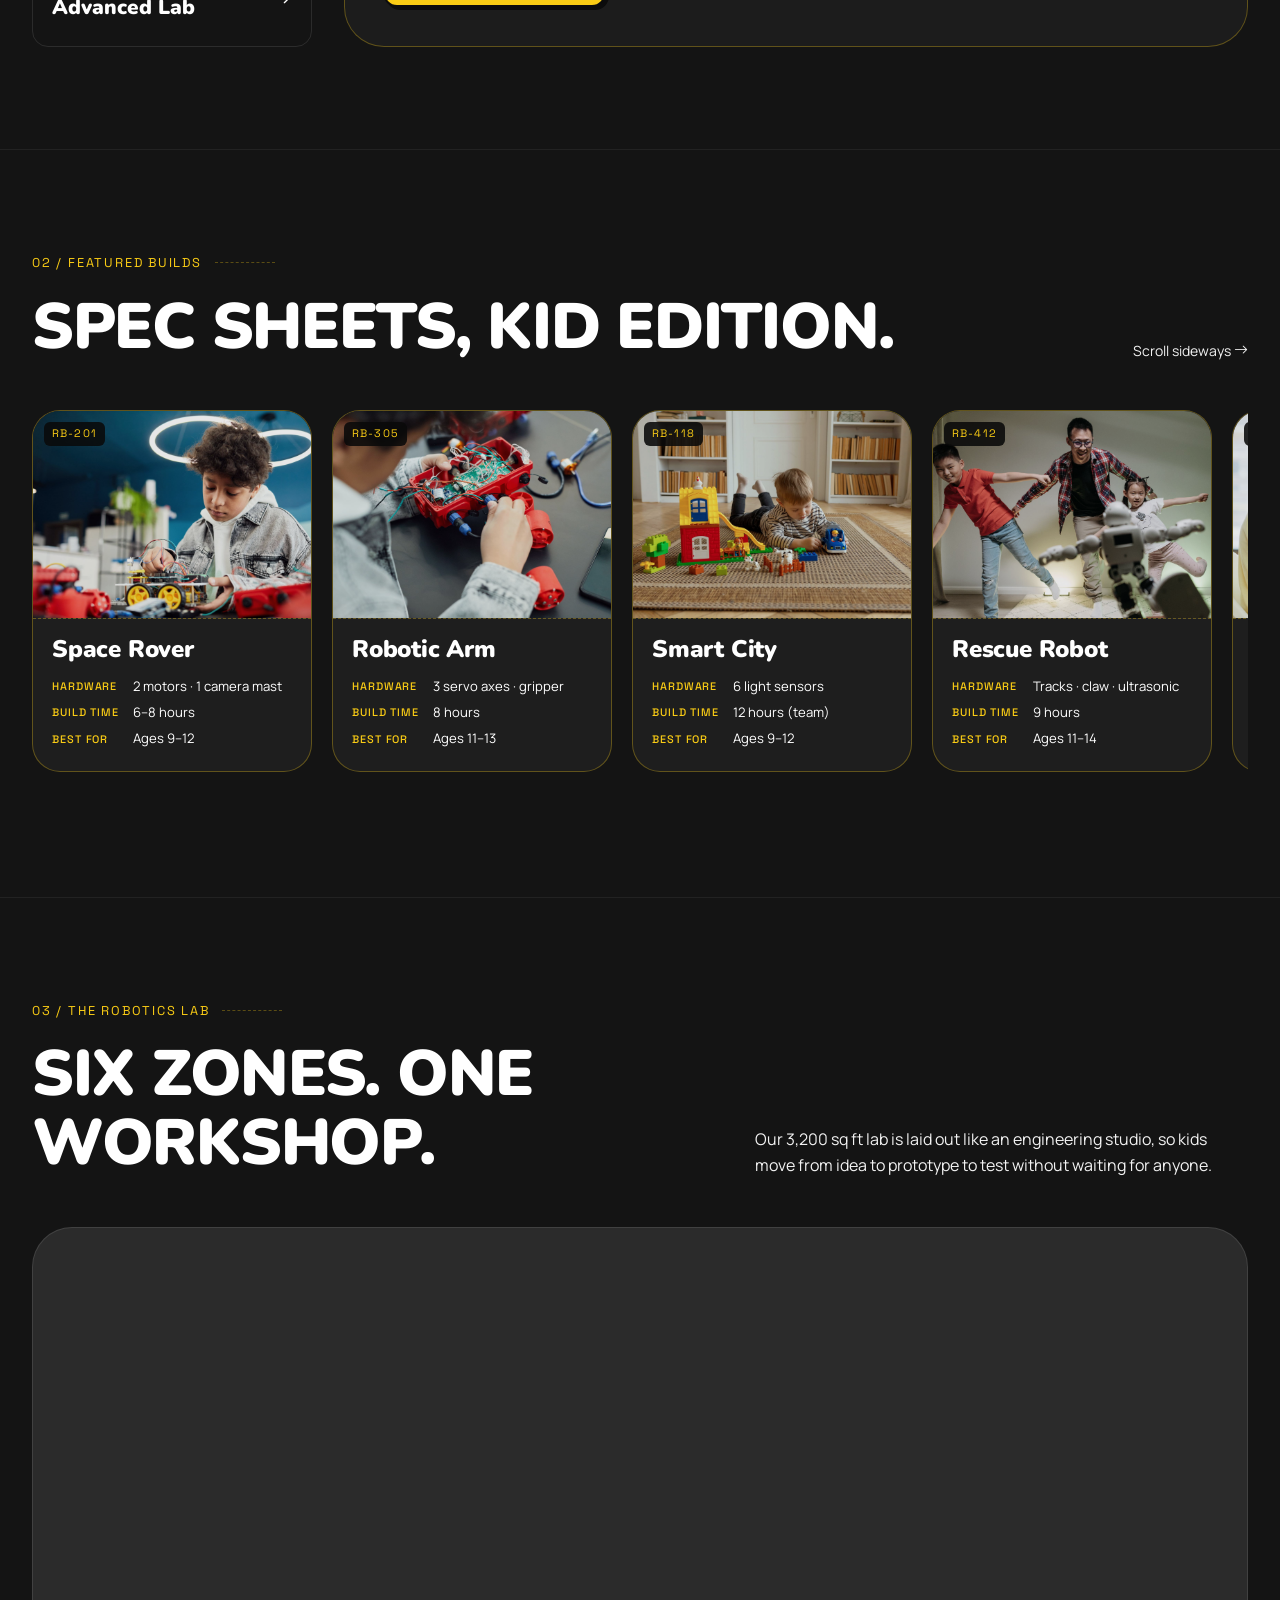
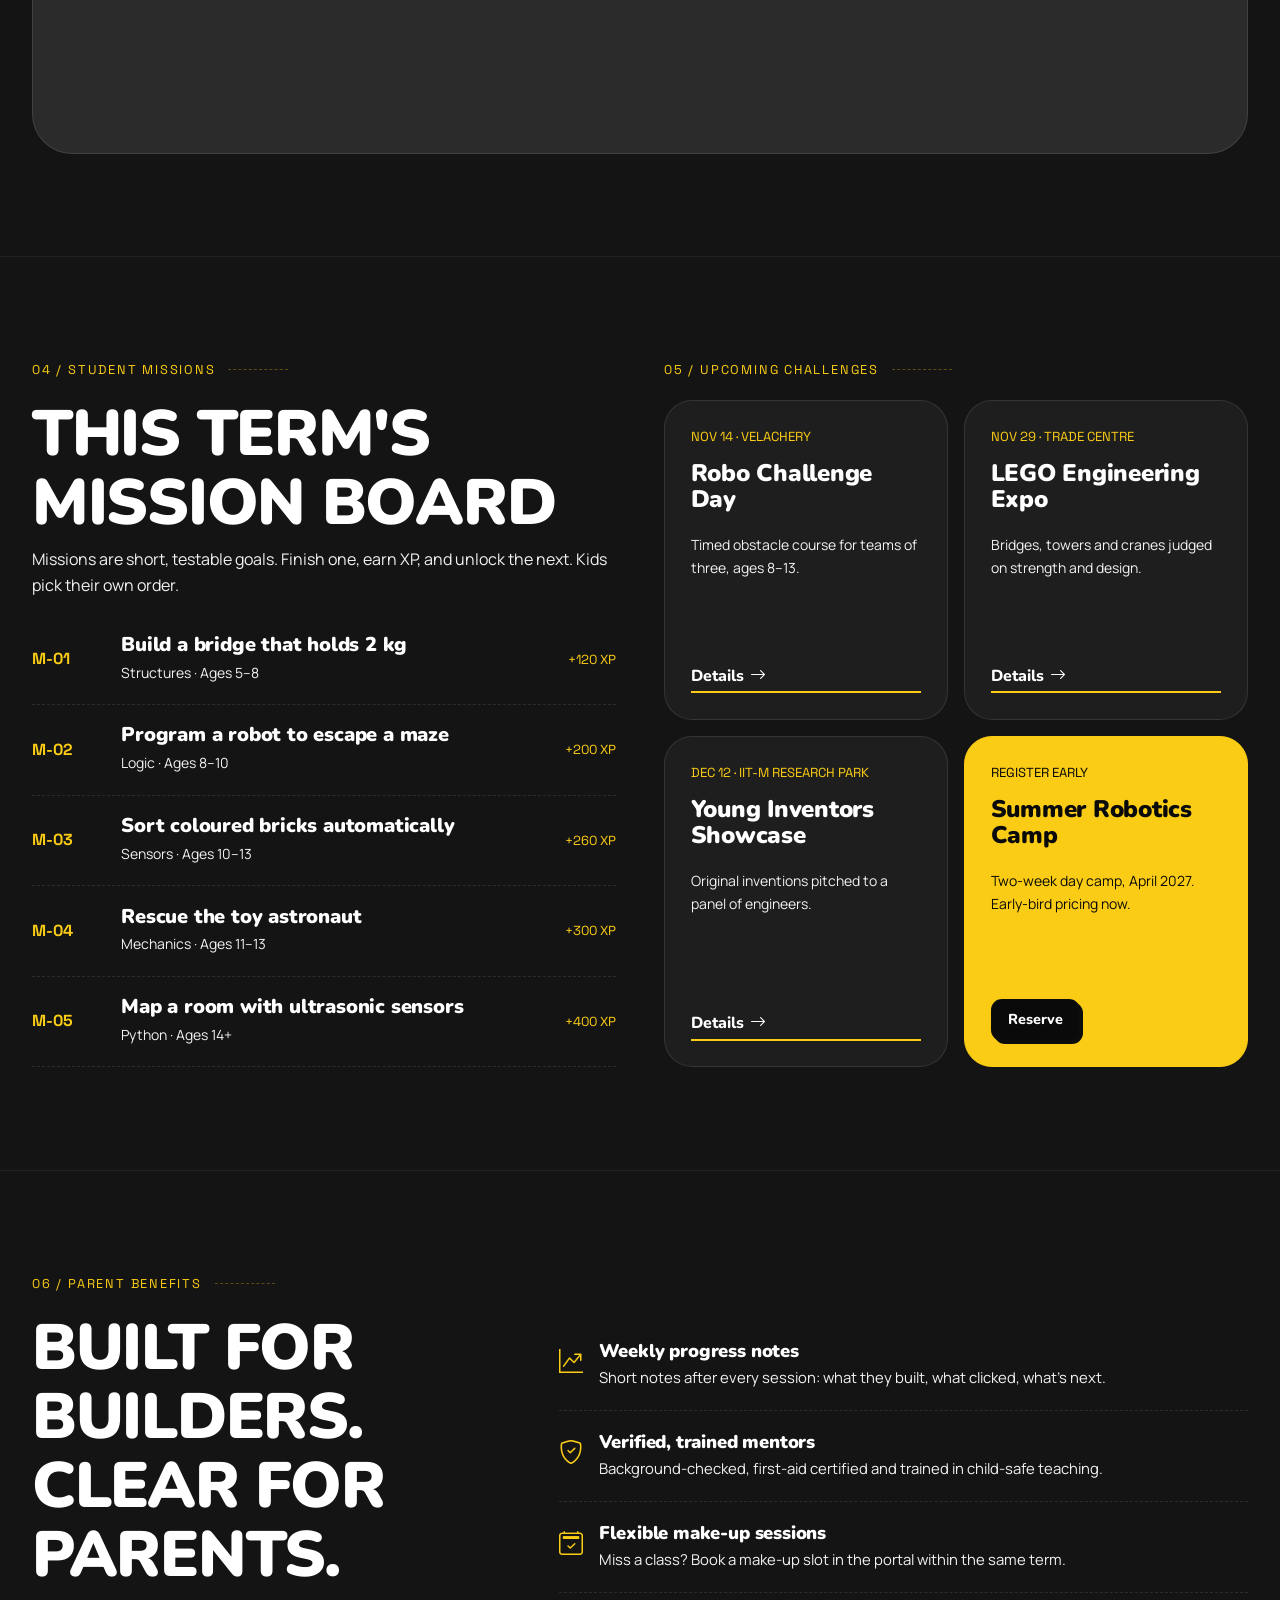
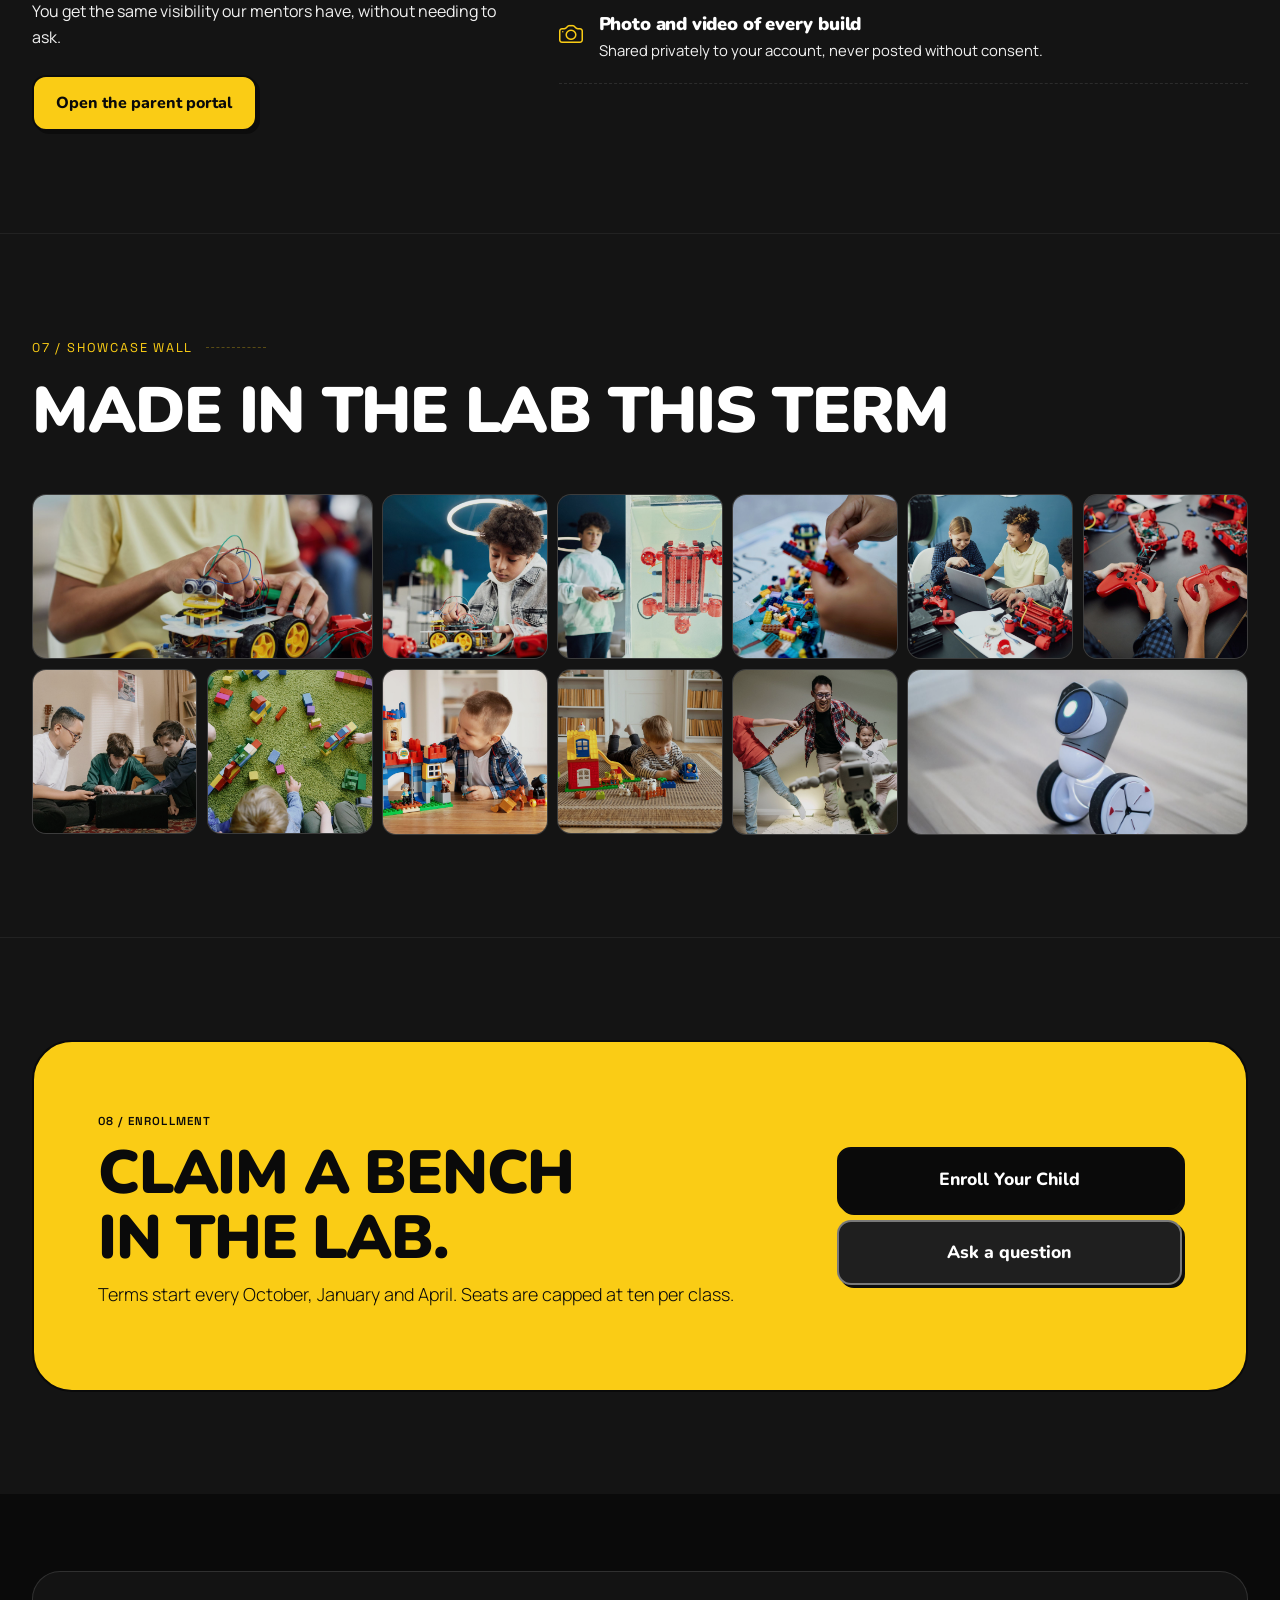
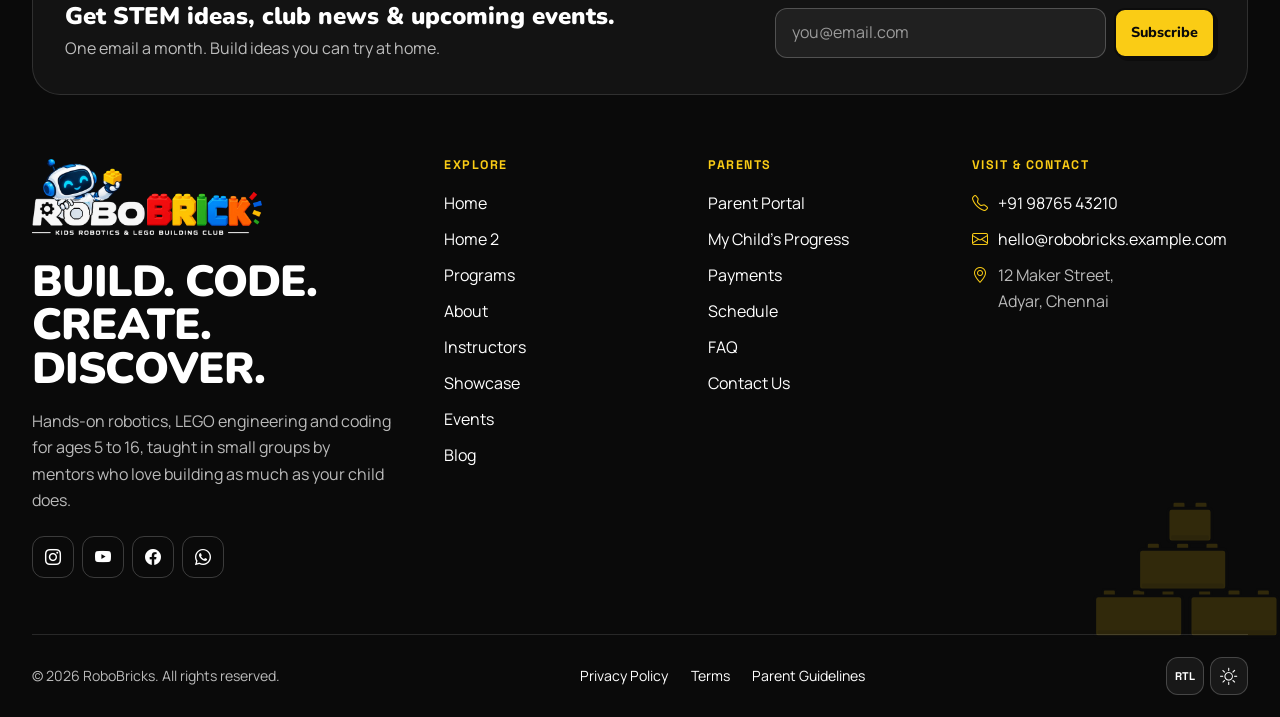
<file: pages/home-2.html>
<!DOCTYPE html>
<html lang="en" dir="ltr" data-bs-theme="dark">
<head>
<meta charset="utf-8">
<meta name="viewport" content="width=device-width, initial-scale=1">
<title>The Maker Lab — RoboBricks</title>
<meta name="description" content="Step inside the RoboBricks Maker Lab: an interactive robotics workshop for kids with real tools, real code and expert mentors.">
<meta name="theme-color" content="#FACC15">
<link rel="canonical" href="https://robobricks.example.com/pages/home-2.html">
<meta property="og:type" content="website">
<meta property="og:site_name" content="RoboBricks">
<meta property="og:title" content="The Maker Lab — RoboBricks">
<meta property="og:description" content="Step inside the RoboBricks Maker Lab: an interactive robotics workshop for kids with real tools, real code and expert mentors.">
<meta property="og:url" content="https://robobricks.example.com/pages/home-2.html">
<meta property="og:image" content="https://robobricks.example.com/assets/img/hero-lab-bg.jpg">
<meta name="twitter:card" content="summary_large_image">

<link rel="icon" href="../assets/img/favicon.svg" type="image/svg+xml">
<link rel="preconnect" href="https://fonts.googleapis.com">
<link rel="preconnect" href="https://fonts.gstatic.com" crossorigin>
<link href="https://fonts.googleapis.com/css2?family=Manrope:wght@400;500;600;700&family=Nunito:wght@700;800;900&family=Space+Grotesk:wght@500;600;700&display=swap" rel="stylesheet">
<link id="bs-css" rel="stylesheet" href="https://cdn.jsdelivr.net/npm/bootstrap@5.3.3/dist/css/bootstrap.min.css">
<script>(function(){try{var d=document.documentElement,t=localStorage.getItem('robotics-theme'),r=localStorage.getItem('robotics-dir');d.setAttribute('data-bs-theme',t||'dark');if(r==='rtl'){d.setAttribute('dir','rtl');var l=document.getElementById('bs-css');if(l)l.href=l.href.replace('bootstrap.min.css','bootstrap.rtl.min.css');}}catch(e){}})();</script>
<link rel="stylesheet" href="https://cdn.jsdelivr.net/npm/bootstrap-icons@1.11.3/font/bootstrap-icons.min.css">
<link rel="stylesheet" href="../assets/css/style.css">

<link rel="stylesheet" href="../assets/css/rtl.css">

<script type="application/ld+json">{"@context": "https://schema.org", "@type": "EducationalOrganization", "name": "RoboBricks", "description": "Kids robotics, LEGO engineering and coding club for ages 5 to 16.", "url": "https://robobricks.example.com", "logo": "https://robobricks.example.com/assets/img/logo.png", "telephone": "+91 98765 43210", "email": "hello@robobricks.example.com", "address": {"@type": "PostalAddress", "streetAddress": "12 Maker Street, Adyar", "addressLocality": "Chennai", "postalCode": "600020", "addressCountry": "IN"}, "sameAs": ["https://instagram.com/", "https://youtube.com/"]}</script>
</head>
<body class="lab">
<a class="skip-link" href="#main">Skip to content</a>
<header class="rb-header">
  <div class="container-rb bar">
    <a class="rb-logo " href="index.html" aria-label="RoboBricks home"><picture class="logo-light"><source srcset="../assets/img/logo.webp" type="image/webp"><img class="rb-logo-img" src="../assets/img/logo.png" alt="RoboBricks – Kids Robotics &amp; LEGO Building Club" width="720" height="238"></picture><picture class="logo-dark"><source srcset="../assets/img/logo-dark.webp" type="image/webp"><img class="rb-logo-img" src="../assets/img/logo-dark.png" alt="RoboBricks – Kids Robotics &amp; LEGO Building Club" width="720" height="238"></picture></a>
    <nav aria-label="Primary"><ul class="rb-nav"><li class="nav-drop dropdown"><a href="index.html" role="button" data-bs-toggle="dropdown" aria-expanded="false" aria-haspopup="true" aria-current="page">Home<i class="bi bi-chevron-down" aria-hidden="true"></i></a><ul class="dropdown-menu"><li><a class="dropdown-item" href="index.html">Home 1</a></li><li><a class="dropdown-item" href="home-2.html" aria-current="page">Home 2</a></li></ul></li><li><a href="programs.html">Programs</a></li><li><a href="about.html">About</a></li><li><a href="instructors.html">Instructors</a></li><li><a href="showcase.html">Showcase</a></li><li><a href="events.html">Events</a></li><li><a href="blog.html">Blog</a></li><li><a href="contact.html">Contact</a></li></ul></nav>
    <div class="actions">
      <button type="button" class="icon-btn hide-mobile" data-dir-toggle aria-pressed="false" title="Toggle text direction"><span class="font-tech fw-bold u-fs-70" data-dir-label>RTL</span></button>
<button type="button" class="icon-btn" data-theme-toggle aria-pressed="false" aria-label="Switch to dark mode"><i class="bi bi-moon-stars theme-icon-light" aria-hidden="true"></i><i class="bi bi-sun theme-icon-dark" aria-hidden="true"></i></button>
      <a class="btn-rb btn-ghost btn-sm portal-btn hide-xs" href="login.html">Login</a>
      <a class="btn-rb btn-sm hide-xs" href="register.html">Enroll Your Child</a>
      <button class="icon-btn menu-toggle" type="button" data-bs-toggle="offcanvas" data-bs-target="#mobileNav" aria-controls="mobileNav" aria-label="Open menu"><i class="bi bi-list fs-4" aria-hidden="true"></i></button>
    </div>
  </div>
</header>
<div class="offcanvas offcanvas-end rb-offcanvas" tabindex="-1" id="mobileNav" aria-labelledby="mobileNavLabel">
  <div class="offcanvas-header">
    <h2 class="visually-hidden" id="mobileNavLabel">Menu</h2>
    <a class="rb-logo " href="index.html" aria-label="RoboBricks home"><picture class="logo-light"><source srcset="../assets/img/logo.webp" type="image/webp"><img class="rb-logo-img" src="../assets/img/logo.png" alt="RoboBricks – Kids Robotics &amp; LEGO Building Club" width="720" height="238"></picture><picture class="logo-dark"><source srcset="../assets/img/logo-dark.webp" type="image/webp"><img class="rb-logo-img" src="../assets/img/logo-dark.png" alt="RoboBricks – Kids Robotics &amp; LEGO Building Club" width="720" height="238"></picture></a>
    <button type="button" class="icon-btn" data-bs-dismiss="offcanvas" aria-label="Close menu"><i class="bi bi-x-lg" aria-hidden="true"></i></button>
  </div>
  <div class="offcanvas-body d-flex flex-column gap-4">
    <nav aria-label="Mobile"><ul class="mobile-nav"><li><a href="index.html">Home<i class="bi bi-arrow-right" aria-hidden="true"></i></a></li><li><a href="home-2.html" aria-current="page">Home 2<i class="bi bi-arrow-right" aria-hidden="true"></i></a></li><li><a href="programs.html">Programs<i class="bi bi-arrow-right" aria-hidden="true"></i></a></li><li><a href="about.html">About<i class="bi bi-arrow-right" aria-hidden="true"></i></a></li><li><a href="instructors.html">Instructors<i class="bi bi-arrow-right" aria-hidden="true"></i></a></li><li><a href="showcase.html">Showcase<i class="bi bi-arrow-right" aria-hidden="true"></i></a></li><li><a href="events.html">Events<i class="bi bi-arrow-right" aria-hidden="true"></i></a></li><li><a href="blog.html">Blog<i class="bi bi-arrow-right" aria-hidden="true"></i></a></li><li><a href="contact.html">Contact<i class="bi bi-arrow-right" aria-hidden="true"></i></a></li></ul></nav>
    <div class="d-grid gap-2 offcanvas-ctas">
      <a class="btn-rb btn-lg" href="register.html">Enroll Your Child</a>
      <a class="btn-rb btn-ghost" href="login.html"><i class="bi bi-person-circle" aria-hidden="true"></i>Parent Portal</a>
    </div>
    <div class="d-flex gap-2 align-items-center mt-auto"><span class="small me-auto">Display</span><button type="button" class="icon-btn " data-dir-toggle aria-pressed="false" title="Toggle text direction"><span class="font-tech fw-bold u-fs-70" data-dir-label>RTL</span></button>
<button type="button" class="icon-btn" data-theme-toggle aria-pressed="false" aria-label="Switch to dark mode"><i class="bi bi-moon-stars theme-icon-light" aria-hidden="true"></i><i class="bi bi-sun theme-icon-dark" aria-hidden="true"></i></button></div>
  </div>
</div>
<main id="main">

<section class="lab-hero lab-hero-bg">
  <div class="bp-labels" aria-hidden="true"></div>
  <div class="container-rb w-100">
    <div class="row align-items-center justify-content-center g-5">
      <div class="col-lg-9 col-xl-8 text-center">
        <span class="eyebrow">The Maker Lab</span>
        <h1><span class="line"><span>Where curious</span></span><span class="line"><span>minds build</span></span><span class="line"><span>the</span></span><span class="line"><span>impossible.</span></span></h1>
        <p class="lead mt-4 mx-auto u-c-lab-lead lab-hero-lead">Step inside a working robotics lab built for kids. Real tools, real code, real mentors, and a test track waiting for whatever your child dreams up next.</p>
        <div class="d-flex flex-wrap justify-content-center gap-3 mt-4"><a class="btn-rb btn-lg" href="register.html">Book a Lab Tour</a><a class="btn-rb btn-ghost btn-lg u-btn-outline-lab" href="#explorer">Explore by age</a></div>
      </div>
    </div>
  </div>
</section>

<section class="lab-section" id="explorer">
  <div class="container-rb">
    <div class="sec-index">01 / INTERACTIVE AGE EXPLORER</div>
    <h2 class="display-1x mb-5 u-mw-16ch">Pick an age. See the path.</h2>
    <div class="age-explorer" data-tabs><div class="age-list" role="tablist" aria-label="Age groups" aria-orientation="vertical"><button type="button" role="tab" class="age-btn" id="tab-a1" aria-controls="panel-a1" aria-selected="true" tabindex="0"><span><small>Ages 5–7</small>Little Builders</span><i class="bi bi-arrow-right" aria-hidden="true"></i></button><button type="button" role="tab" class="age-btn" id="tab-a2" aria-controls="panel-a2" aria-selected="false" tabindex="-1"><span><small>Ages 8–10</small>First Robots</span><i class="bi bi-arrow-right" aria-hidden="true"></i></button><button type="button" role="tab" class="age-btn" id="tab-a3" aria-controls="panel-a3" aria-selected="false" tabindex="-1"><span><small>Ages 11–13</small>Engineers</span><i class="bi bi-arrow-right" aria-hidden="true"></i></button><button type="button" role="tab" class="age-btn" id="tab-a4" aria-controls="panel-a4" aria-selected="false" tabindex="-1"><span><small>Ages 14+</small>Advanced Lab</span><i class="bi bi-arrow-right" aria-hidden="true"></i></button></div><div><div class="age-panel" role="tabpanel" id="panel-a1" aria-labelledby="tab-a1">
  <div><span class="tech-label u-c-lab-accent">Recommended track</span><h3 class="display-2x mt-2">LEGO Builders</h3><p>First gears, sturdy towers and machines that move. Kids learn to follow plans.</p>
  <div class="stat-row"><div><strong>8</strong><span>Max class</span></div><div><strong>60m</strong><span>Session</span></div><div><strong>12</strong><span>Builds</span></div></div>
  <a class="btn-rb" href="program-details.html">Explore LEGO Builders</a></div>
  <div class="vis"><img class="u-saturate-95" src="../assets/img/lego build.jpg" data-fallback="../assets/img/build-bridge.svg" alt="LEGO Builders sample project" width="800" height="600" loading="lazy"></div>
</div><div class="age-panel" role="tabpanel" id="panel-a2" aria-labelledby="tab-a2" hidden>
  <div><span class="tech-label u-c-lab-accent">Recommended track</span><h3 class="display-2x mt-2">Junior Robotics</h3><p>Motors, light and touch sensors, and block code that makes a robot respond to the world around it.</p>
  <div class="stat-row"><div><strong>10</strong><span>Max class</span></div><div><strong>90m</strong><span>Session</span></div><div><strong>10</strong><span>Builds</span></div></div>
  <a class="btn-rb" href="program-details.html">Explore Junior Robotics</a></div>
  <div class="vis"><img class="u-saturate-95" src="../assets/img/jun robot.jpg" data-fallback="../assets/img/build-line-robot.svg" alt="Junior Robotics sample project" width="800" height="600" loading="lazy"></div>
</div><div class="age-panel" role="tabpanel" id="panel-a3" aria-labelledby="tab-a3" hidden>
  <div><span class="tech-label u-c-lab-accent">Recommended track</span><h3 class="display-2x mt-2">Robo Engineers</h3><p>Multi-part machines with gearing and feedback loops. Teams tackle timed challenges and real constraints.</p>
  <div class="stat-row"><div><strong>10</strong><span>Max class</span></div><div><strong>90m</strong><span>Session</span></div><div><strong>8</strong><span>Builds</span></div></div>
  <a class="btn-rb" href="program-details.html">Explore Robo Engineers</a></div>
  <div class="vis"><img class="u-saturate-95" src="../assets/img/engineers.jpg" data-fallback="../assets/img/build-robotic-arm.svg" alt="Robo Engineers sample project" width="800" height="600" loading="lazy"></div>
</div><div class="age-panel" role="tabpanel" id="panel-a4" aria-labelledby="tab-a4" hidden>
  <div><span class="tech-label u-c-lab-accent">Recommended track</span><h3 class="display-2x mt-2">Advanced Robotics Lab</h3><p>Python, autonomous navigation and competition-grade robots. Students document like real engineers.</p>
  <div class="stat-row"><div><strong>8</strong><span>Max class</span></div><div><strong>2h</strong><span>Session</span></div><div><strong>6</strong><span>Builds</span></div></div>
  <a class="btn-rb" href="program-details.html">Explore Advanced Robotics Lab</a></div>
  <div class="vis"><img class="u-saturate-95" src="../assets/img/advanced lab.jpg" data-fallback="../assets/img/build-rover.svg" alt="Advanced Robotics Lab sample project" width="800" height="600" loading="lazy"></div>
</div></div></div>
  </div>
</section>

<section class="lab-section">
  <div class="container-rb">
    <div class="d-flex flex-wrap justify-content-between align-items-end gap-3 mb-5"><div><div class="sec-index">02 / FEATURED BUILDS</div><h2 class="display-1x mb-0">Spec sheets, kid edition.</h2></div><span class="small">Scroll sideways <i class="bi bi-arrow-right" aria-hidden="true"></i></span></div>
    <div class="build-rail" tabindex="0" aria-label="Featured builds, scrollable"><article class="spec-card"><div class="img"><img src="../assets/img/mars rover.jpg" data-fallback="../assets/img/lab-rover.svg" alt="Space Rover blueprint render" width="800" height="600" loading="lazy"><span class="code">RB-201</span></div>
<div class="tx"><h3 class="h4 mb-0">Space Rover</h3><dl><dt>Hardware</dt><dd>2 motors · 1 camera mast</dd><dt>Build time</dt><dd>6–8 hours</dd><dt>Best for</dt><dd>Ages 9–12</dd></dl></div></article><article class="spec-card"><div class="img"><img src="../assets/img/robotic arm.jpg" data-fallback="../assets/img/lab-robotic-arm.svg" alt="Robotic Arm blueprint render" width="800" height="600" loading="lazy"><span class="code">RB-305</span></div>
<div class="tx"><h3 class="h4 mb-0">Robotic Arm</h3><dl><dt>Hardware</dt><dd>3 servo axes · gripper</dd><dt>Build time</dt><dd>8 hours</dd><dt>Best for</dt><dd>Ages 11–13</dd></dl></div></article><article class="spec-card"><div class="img"><img src="../assets/img/smart city.jpg" data-fallback="../assets/img/lab-smart-city.svg" alt="Smart City blueprint render" width="800" height="600" loading="lazy"><span class="code">RB-118</span></div>
<div class="tx"><h3 class="h4 mb-0">Smart City</h3><dl><dt>Hardware</dt><dd>6 light sensors</dd><dt>Build time</dt><dd>12 hours (team)</dd><dt>Best for</dt><dd>Ages 9–12</dd></dl></div></article><article class="spec-card"><div class="img"><img src="../assets/img/rescue robot.jpg" data-fallback="../assets/img/lab-rescue-robot.svg" alt="Rescue Robot blueprint render" width="800" height="600" loading="lazy"><span class="code">RB-412</span></div>
<div class="tx"><h3 class="h4 mb-0">Rescue Robot</h3><dl><dt>Hardware</dt><dd>Tracks · claw · ultrasonic</dd><dt>Build time</dt><dd>9 hours</dd><dt>Best for</dt><dd>Ages 11–14</dd></dl></div></article><article class="spec-card"><div class="img"><img src="../assets/img/line tracker.jpg" data-fallback="../assets/img/lab-line-robot.svg" alt="Line Tracker blueprint render" width="800" height="600" loading="lazy"><span class="code">RB-104</span></div>
<div class="tx"><h3 class="h4 mb-0">Line Tracker</h3><dl><dt>Hardware</dt><dd>2 IR sensors · PID</dd><dt>Build time</dt><dd>4 hours</dd><dt>Best for</dt><dd>Ages 8–10</dd></dl></div></article><article class="spec-card"><div class="img"><img src="../assets/img/mini factory.jpg" data-fallback="../assets/img/lab-factory.svg" alt="Mini Factory blueprint render" width="800" height="600" loading="lazy"><span class="code">RB-220</span></div>
<div class="tx"><h3 class="h4 mb-0">Mini Factory</h3><dl><dt>Hardware</dt><dd>Conveyor · 5 gears</dd><dt>Build time</dt><dd>10 hours</dd><dt>Best for</dt><dd>Ages 8–11</dd></dl></div></article></div>
  </div>
</section>

<section class="lab-section">
  <div class="container-rb">
    <div class="row g-4 mb-5 align-items-end"><div class="col-lg-7"><div class="sec-index">03 / THE ROBOTICS LAB</div><h2 class="display-1x mb-0">Six zones. One workshop.</h2></div><div class="col-lg-5"><p class="mb-0">Our 3,200 sq ft lab is laid out like an engineering studio, so kids move from idea to prototype to test without waiting for anyone.</p></div></div>
    <div class="lab-zones"><div class="lab-zone" data-reveal><span class="z">Zone A</span><i class="bi bi-bricks zi u-c-lab-accent" aria-hidden="true"></i><h3>Build Bay</h3><p class="mb-0 small">40,000+ sorted bricks, beams and gears on open shelves kids can reach themselves.</p></div><div class="lab-zone" data-reveal><span class="z">Zone B</span><i class="bi bi-laptop zi u-c-lab-accent" aria-hidden="true"></i><h3>Code Corner</h3><p class="mb-0 small">One device per pair, with block and Python editors pre-loaded and child-safe network.</p></div><div class="lab-zone" data-reveal><span class="z">Zone C</span><i class="bi bi-signpost-split zi u-c-lab-accent" aria-hidden="true"></i><h3>Test Track</h3><p class="mb-0 small">A 4-metre modular arena for line tracking, sumo bouts and obstacle runs.</p></div><div class="lab-zone" data-reveal><span class="z">Zone D</span><i class="bi bi-cpu zi u-c-lab-accent" aria-hidden="true"></i><h3>Electronics Bench</h3><p class="mb-0 small">Low-voltage sensors and microcontrollers. Soldering only for 14+ with supervision.</p></div><div class="lab-zone" data-reveal><span class="z">Zone E</span><i class="bi bi-pencil-square zi u-c-lab-accent" aria-hidden="true"></i><h3>Prototype Table</h3><p class="mb-0 small">Sketch walls and cardboard for planning a build before touching a brick.</p></div><div class="lab-zone" data-reveal><span class="z">Zone F</span><i class="bi bi-easel zi u-c-lab-accent" aria-hidden="true"></i><h3>Demo Stage</h3><p class="mb-0 small">Where builders present their work to parents at the end of every term.</p></div></div>
  </div>
</section>

<section class="lab-section">
  <div class="container-rb">
    <div class="row g-5">
      <div class="col-lg-6"><div class="sec-index">04 / STUDENT MISSIONS</div><h2 class="display-1x">This term's mission board</h2><p>Missions are short, testable goals. Finish one, earn XP, and unlock the next. Kids pick their own order.</p><div class="mission"><span class="mid">M-01</span><div><h3>Build a bridge that holds 2 kg</h3><span class="small">Structures · Ages 5–8</span></div><span class="xp">+120 XP</span></div><div class="mission"><span class="mid">M-02</span><div><h3>Program a robot to escape a maze</h3><span class="small">Logic · Ages 8–10</span></div><span class="xp">+200 XP</span></div><div class="mission"><span class="mid">M-03</span><div><h3>Sort coloured bricks automatically</h3><span class="small">Sensors · Ages 10–13</span></div><span class="xp">+260 XP</span></div><div class="mission"><span class="mid">M-04</span><div><h3>Rescue the toy astronaut</h3><span class="small">Mechanics · Ages 11–13</span></div><span class="xp">+300 XP</span></div><div class="mission"><span class="mid">M-05</span><div><h3>Map a room with ultrasonic sensors</h3><span class="small">Python · Ages 14+</span></div><span class="xp">+400 XP</span></div></div>
      <div class="col-lg-6 challenges-col"><div class="sec-index">05 / UPCOMING CHALLENGES</div>
        <div class="row g-3 challenges-grid">
          <div class="col-sm-6"><div class="challenge-card"><span class="when">NOV 14 · VELACHERY</span><h3 class="h4">Robo Challenge Day</h3><p class="small mb-0">Timed obstacle course for teams of three, ages 8–13.</p><a class="btn-link-rb mt-auto u-c-lab-ink" href="events.html">Details <i class="bi bi-arrow-right" aria-hidden="true"></i></a></div></div>
          <div class="col-sm-6"><div class="challenge-card"><span class="when">NOV 29 · TRADE CENTRE</span><h3 class="h4">LEGO Engineering Expo</h3><p class="small mb-0">Bridges, towers and cranes judged on strength and design.</p><a class="btn-link-rb mt-auto u-c-lab-ink" href="events.html">Details <i class="bi bi-arrow-right" aria-hidden="true"></i></a></div></div>
          <div class="col-sm-6"><div class="challenge-card"><span class="when">DEC 12 · IIT-M RESEARCH PARK</span><h3 class="h4">Young Inventors Showcase</h3><p class="small mb-0">Original inventions pitched to a panel of engineers.</p><a class="btn-link-rb mt-auto u-c-lab-ink" href="events.html">Details <i class="bi bi-arrow-right" aria-hidden="true"></i></a></div></div>
          <div class="col-sm-6"><div class="challenge-card u-bg-yellow u-bc-yellow"><span class="when u-c-black">REGISTER EARLY</span><h3 class="h4 u-c-black">Summer Robotics Camp</h3><p class="small mb-0 u-c-black">Two-week day camp, April 2027. Early-bird pricing now.</p><a class="btn-rb btn-navy btn-sm mt-auto align-self-start" href="events.html">Reserve</a></div></div>
        </div>
      </div>
    </div>
  </div>
</section>

<section class="lab-section">
  <div class="container-rb">
    <div class="row g-5 align-items-center">
      <div class="col-lg-5"><div class="sec-index">06 / PARENT BENEFITS</div><h2 class="display-1x">Built for builders. Clear for parents.</h2><p>You get the same visibility our mentors have, without needing to ask.</p><a class="btn-rb mt-2" href="login.html">Open the parent portal</a></div>
      <div class="col-lg-7">
        <div class="benefit"><i class="bi bi-graph-up-arrow" aria-hidden="true"></i><div><h3>Weekly progress notes</h3><p>Short notes after every session: what they built, what clicked, what's next.</p></div></div>
        <div class="benefit"><i class="bi bi-shield-check" aria-hidden="true"></i><div><h3>Verified, trained mentors</h3><p>Background-checked, first-aid certified and trained in child-safe teaching.</p></div></div>
        <div class="benefit"><i class="bi bi-calendar2-check" aria-hidden="true"></i><div><h3>Flexible make-up sessions</h3><p>Miss a class? Book a make-up slot in the portal within the same term.</p></div></div>
        <div class="benefit"><i class="bi bi-camera" aria-hidden="true"></i><div><h3>Photo and video of every build</h3><p>Shared privately to your account, never posted without consent.</p></div></div>
      </div>
    </div>
  </div>
</section>

<section class="lab-section">
  <div class="container-rb"><div class="sec-index">07 / SHOWCASE WALL</div><h2 class="display-1x mb-5">Made in the lab this term</h2><div class="wall"><div class="wide"><img src="../assets/img/engineers.jpg" data-fallback="../assets/img/scene-team.svg" alt="" loading="lazy" width="800" height="600"></div><div class=""><img src="../assets/img/mars rover.jpg" data-fallback="../assets/img/build-rover.svg" alt="" loading="lazy" width="800" height="600"></div><div class=""><img src="../assets/img/solar racer.jpg" data-fallback="../assets/img/build-turbine.svg" alt="" loading="lazy" width="800" height="600"></div><div class=""><img src="../assets/img/castle cata.jpg" data-fallback="../assets/img/build-catapult.svg" alt="" loading="lazy" width="800" height="600"></div><div class=""><img src="../assets/img/smart green house.jpg" data-fallback="../assets/img/build-greenhouse.svg" alt="" loading="lazy" width="800" height="600"></div><div class=""><img src="../assets/img/automated parking.jpg" data-fallback="../assets/img/build-parking.svg" alt="" loading="lazy" width="800" height="600"></div><div class=""><img src="../assets/img/story bot.jpg" data-fallback="../assets/img/build-drawbot.svg" alt="" loading="lazy" width="800" height="600"></div><div class=""><img src="../assets/img/truss bridge.jpg" data-fallback="../assets/img/build-bridge.svg" alt="" loading="lazy" width="800" height="600"></div><div class=""><img src="../assets/img/mini factory.jpg" data-fallback="../assets/img/build-factory.svg" alt="" loading="lazy" width="800" height="600"></div><div class=""><img src="../assets/img/smart city.jpg" data-fallback="../assets/img/build-smart-city.svg" alt="" loading="lazy" width="800" height="600"></div><div class=""><img src="../assets/img/rescue robot.jpg" data-fallback="../assets/img/build-rescue-robot.svg" alt="" loading="lazy" width="800" height="600"></div><div class="wide"><img src="../assets/img/robo challange.jpg" data-fallback="../assets/img/scene-competition.svg" alt="" loading="lazy" width="800" height="600"></div></div></div>
</section>

<section class="lab-section">
  <div class="container-rb">
    <div class="lab-cta blueprint u-grid-dark-08">
      <div class="row align-items-center g-4">
        <div class="col-lg-8"><span class="tech-label u-c-black">08 / Enrollment</span><h2 class="mt-2">Claim a bench in the lab.</h2><p class="lead u-c-black">Terms start every October, January and April. Seats are capped at ten per class.</p></div>
        <div class="col-lg-4 d-grid gap-2"><a class="btn-rb btn-navy btn-lg" href="register.html">Enroll Your Child</a><a class="btn-rb btn-ghost btn-lg" href="contact.html">Ask a question</a></div>
      </div>
    </div>
  </div>
</section>
</main>
<footer class="rb-footer">
  <img class="footer-bricks" src="../assets/img/footer-bricks.svg" width="300" height="200" alt="" loading="lazy">
  <div class="container-rb">
    <div class="footer-news news">
      <div class="footer-news-text">
        <h3>Get STEM ideas, club news &amp; upcoming events.</h3>
        <p class="mb-0">One email a month. Build ideas you can try at home.</p>
      </div>
      <form class="news-form" data-newsletter>
        <label class="visually-hidden" for="nl-email">Email address</label>
        <input id="nl-email" type="email" placeholder="you@email.com" required autocomplete="email">
        <button class="btn-rb btn-sm" type="submit">Subscribe</button>
      </form>
    </div>

    <div class="footer-grid">
      <div class="footer-brand">
        <a class="rb-logo " href="index.html" aria-label="RoboBricks home"><picture class="logo-light"><source srcset="../assets/img/logo.webp" type="image/webp"><img class="rb-logo-img" src="../assets/img/logo.png" alt="RoboBricks – Kids Robotics &amp; LEGO Building Club" width="720" height="238"></picture><picture class="logo-dark"><source srcset="../assets/img/logo-dark.webp" type="image/webp"><img class="rb-logo-img" src="../assets/img/logo-dark.png" alt="RoboBricks – Kids Robotics &amp; LEGO Building Club" width="720" height="238"></picture></a>
        <h2 class="tagline">Build. Code.<br>Create. Discover.</h2>
        <p>Hands-on robotics, LEGO engineering and coding for ages 5 to 16, taught in small groups by mentors who love building as much as your child does.</p>
        <div class="footer-socials">
          <a href="#" aria-label="RoboBricks on Instagram"><i class="bi bi-instagram" aria-hidden="true"></i></a>
          <a href="#" aria-label="RoboBricks on YouTube"><i class="bi bi-youtube" aria-hidden="true"></i></a>
          <a href="#" aria-label="RoboBricks on Facebook"><i class="bi bi-facebook" aria-hidden="true"></i></a>
          <a href="#" aria-label="RoboBricks on WhatsApp"><i class="bi bi-whatsapp" aria-hidden="true"></i></a>
        </div>
      </div>
      <nav class="footer-col" aria-label="Explore">
        <h3>Explore</h3>
        <ul><li><a href="index.html">Home</a></li><li><a href="home-2.html">Home 2</a></li><li><a href="programs.html">Programs</a></li><li><a href="about.html">About</a></li><li><a href="instructors.html">Instructors</a></li><li><a href="showcase.html">Showcase</a></li><li><a href="events.html">Events</a></li><li><a href="blog.html">Blog</a></li></ul>
      </nav>
      <nav class="footer-col" aria-label="Parents">
        <h3>Parents</h3>
        <ul><li><a href="login.html">Parent Portal</a></li><li><a href="dashboard/progress.html">My Child's Progress</a></li><li><a href="dashboard/payments.html">Payments</a></li><li><a href="dashboard/schedule.html">Schedule</a></li><li><a href="faq.html">FAQ</a></li><li><a href="contact.html">Contact Us</a></li></ul>
      </nav>
      <div class="footer-col footer-contact">
        <h3>Visit &amp; contact</h3>
        <ul>
          <li><i class="bi bi-telephone" aria-hidden="true"></i><a href="tel:+919876543210">+91 98765 43210</a></li>
          <li><i class="bi bi-envelope" aria-hidden="true"></i><a href="mailto:hello@robobricks.example.com">hello@robobricks.example.com</a></li>
          <li><i class="bi bi-geo-alt" aria-hidden="true"></i><address>12 Maker Street,<br>Adyar, Chennai</address></li>
        </ul>
      </div>
    </div>

    <div class="footer-bottom">
      <span class="copy">© 2026 RoboBricks. All rights reserved.</span>
      <nav aria-label="Legal"><a href="#">Privacy Policy</a><a href="#">Terms</a><a href="#">Parent Guidelines</a></nav>
      <span class="footer-prefs"><button type="button" class="icon-btn " data-dir-toggle aria-pressed="false" title="Toggle text direction"><span class="font-tech fw-bold u-fs-70" data-dir-label>RTL</span></button>
<button type="button" class="icon-btn" data-theme-toggle aria-pressed="false" aria-label="Switch to dark mode"><i class="bi bi-moon-stars theme-icon-light" aria-hidden="true"></i><i class="bi bi-sun theme-icon-dark" aria-hidden="true"></i></button></span>
    </div>
  </div>
</footer>
<button class="to-top" type="button" aria-label="Back to top"><i class="bi bi-arrow-up" aria-hidden="true"></i></button>

<script src="https://cdn.jsdelivr.net/npm/bootstrap@5.3.3/dist/js/bootstrap.bundle.min.js" defer></script>
<script src="../assets/js/main.js" defer></script>
</body>
</html>
</file>
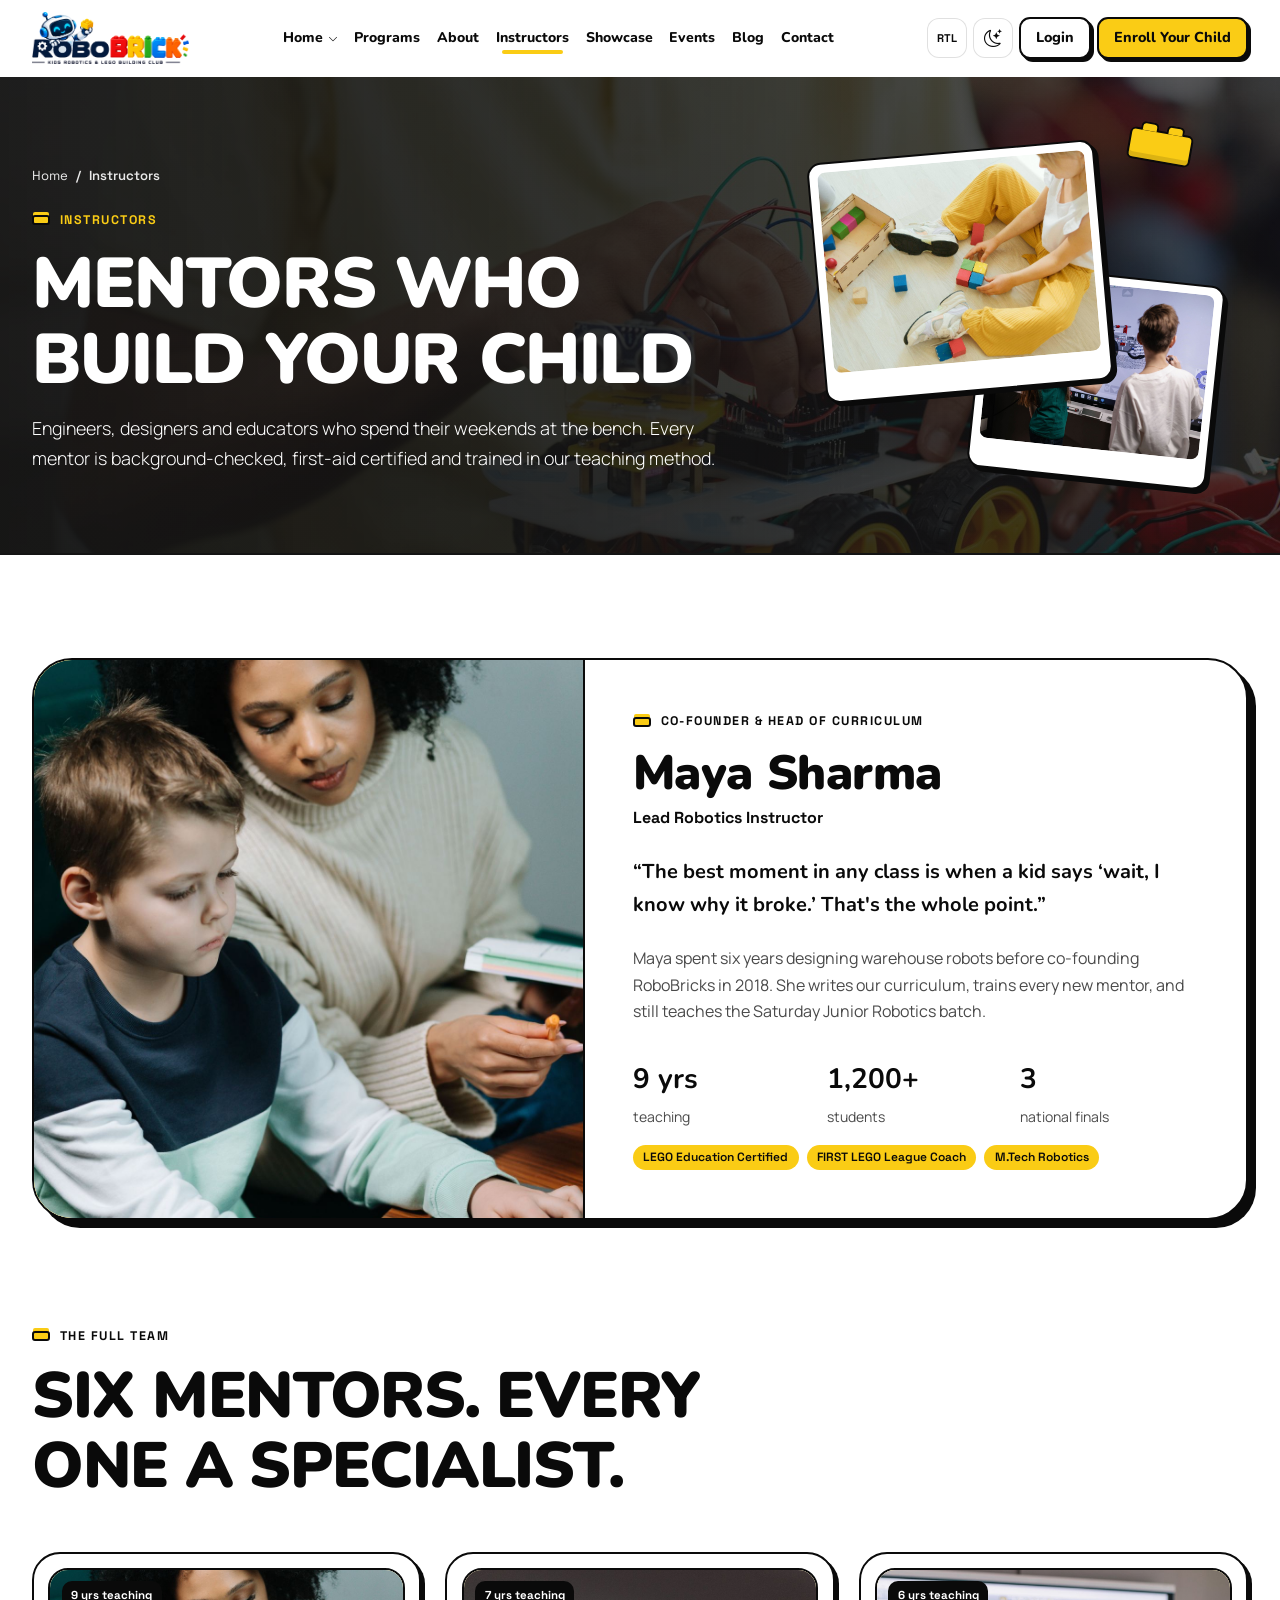
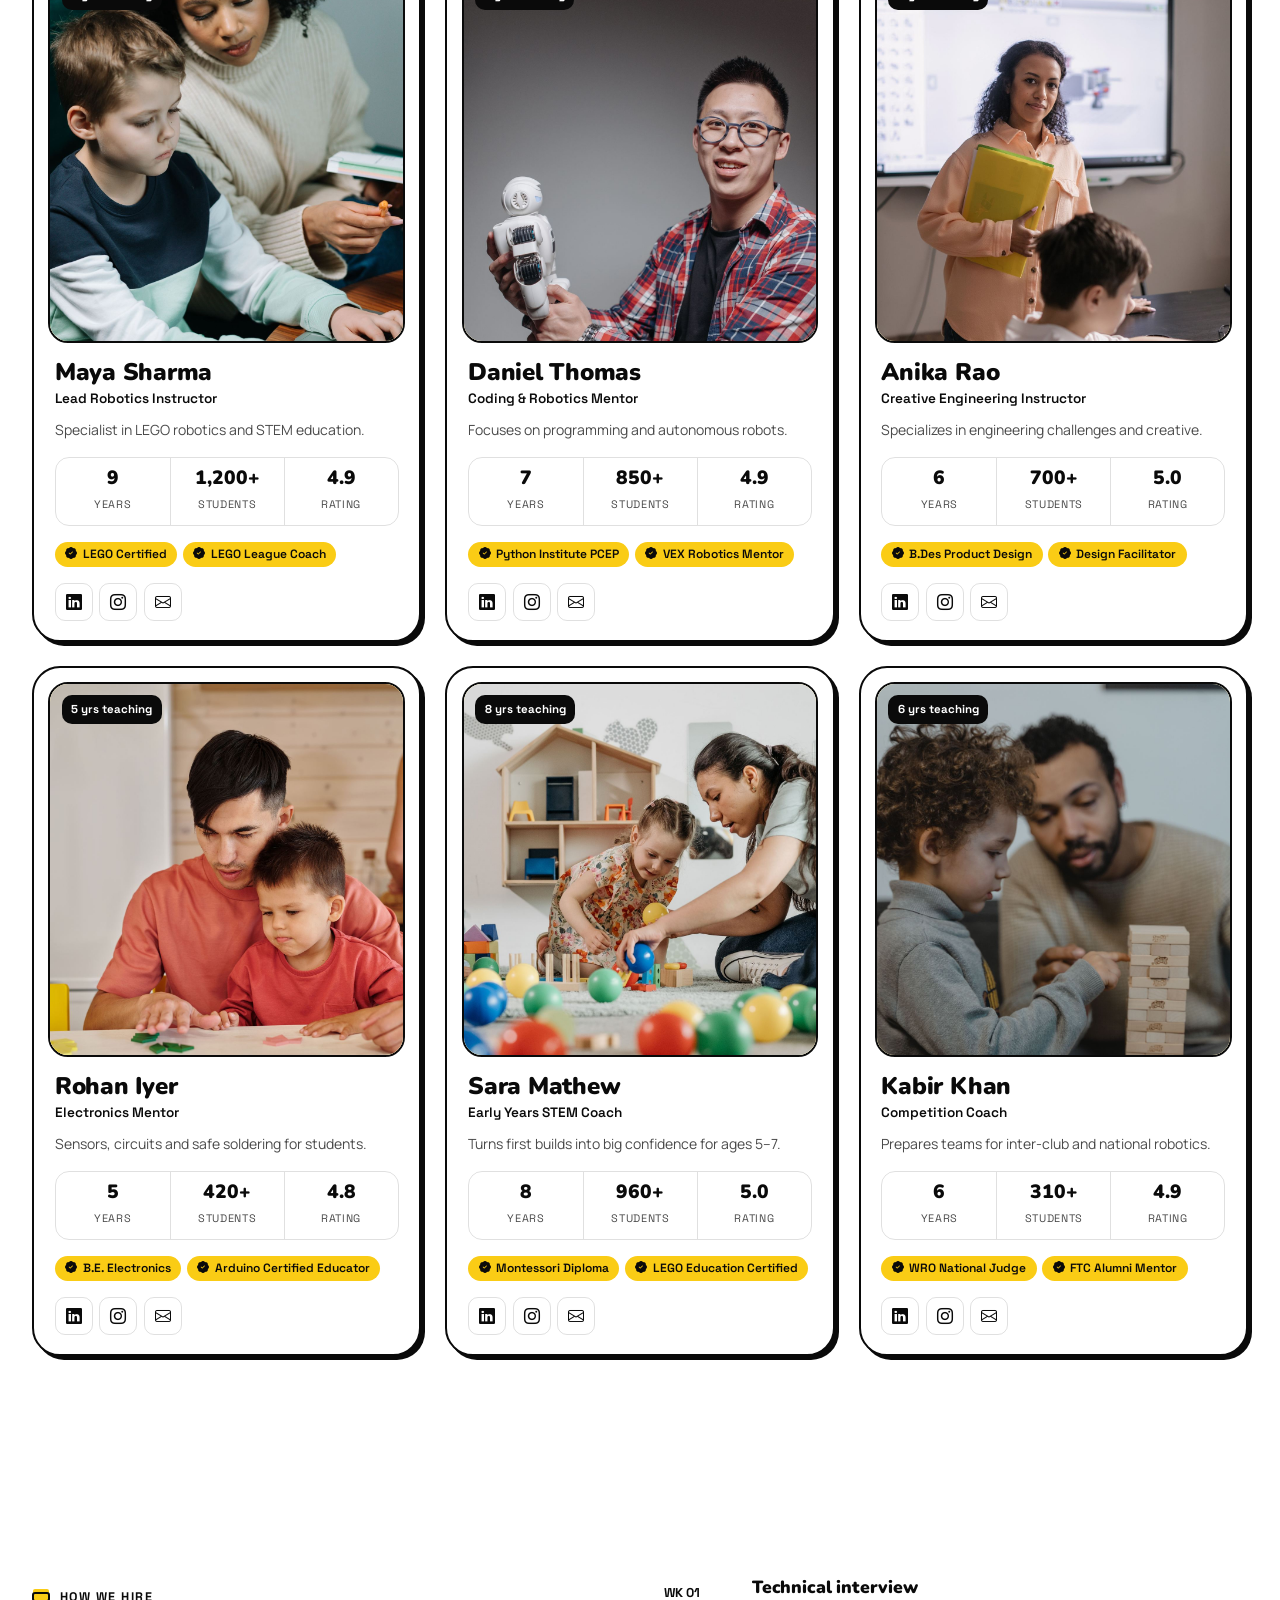
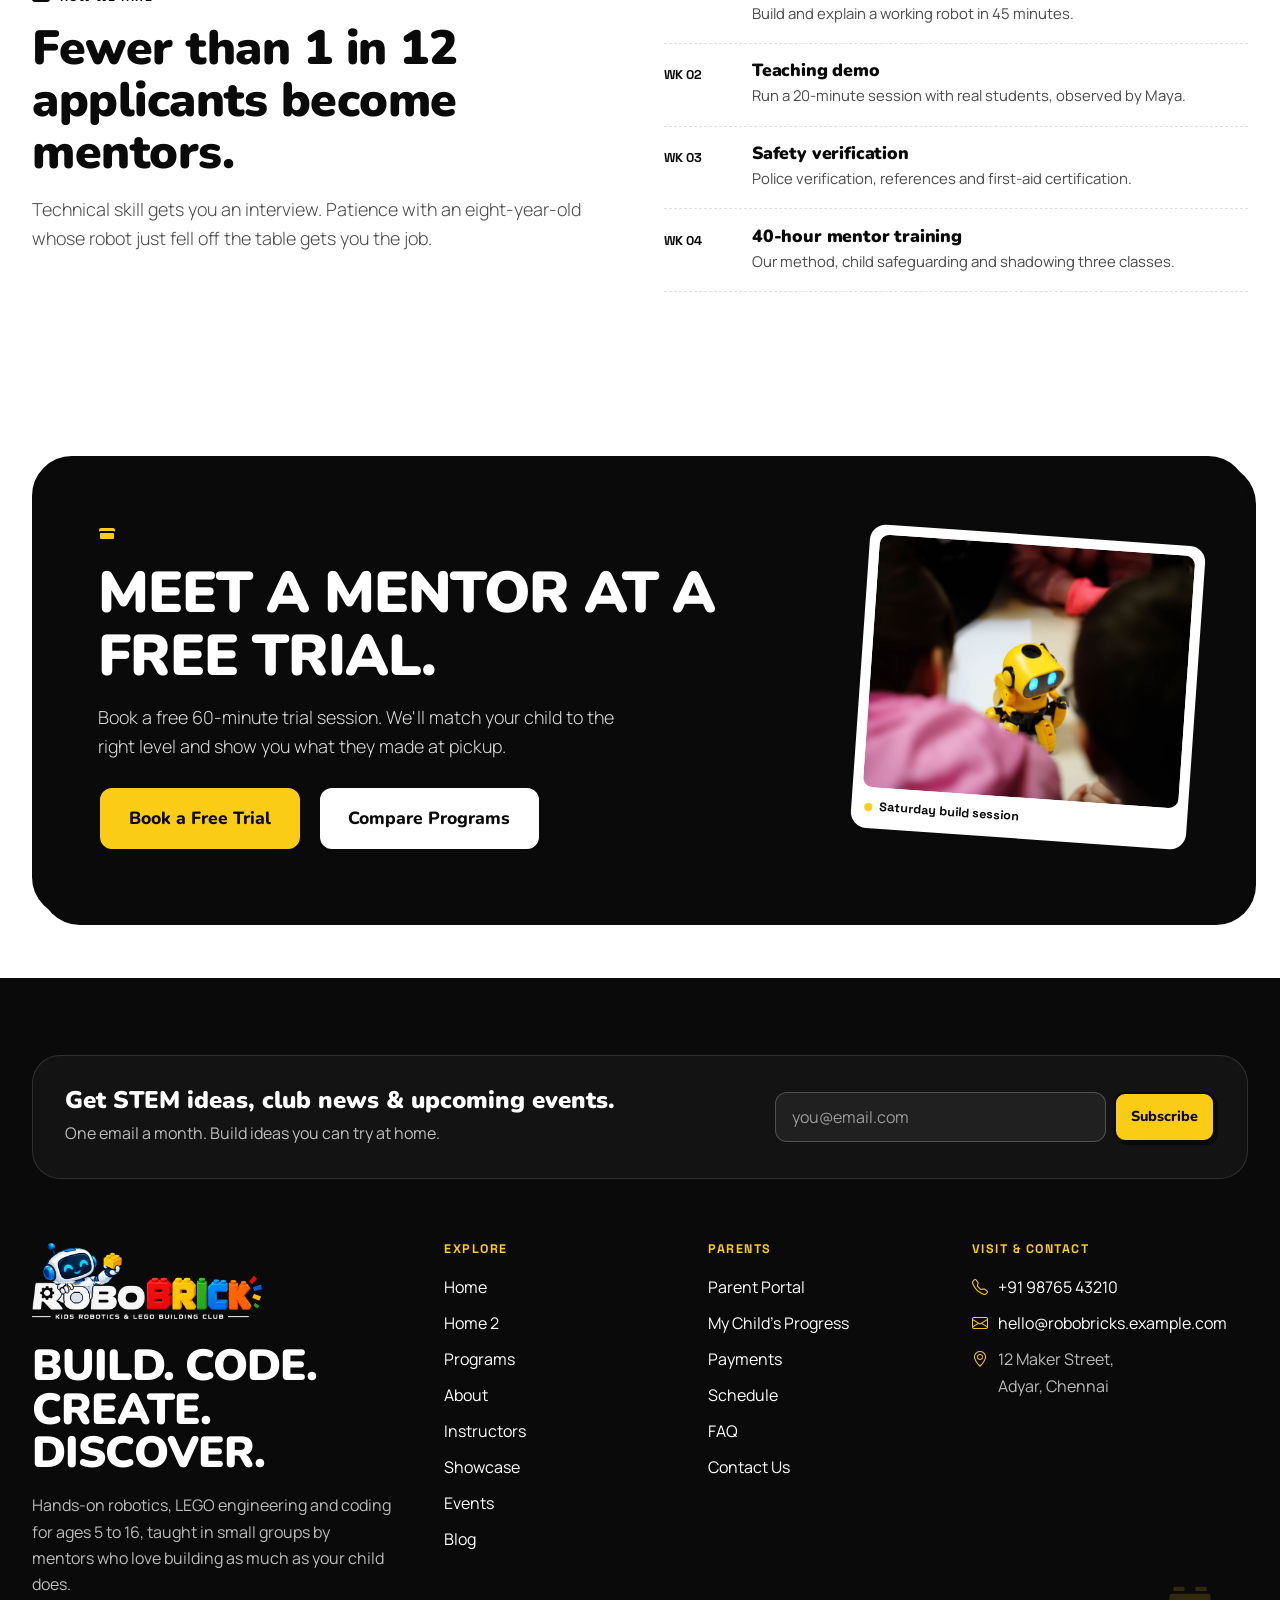
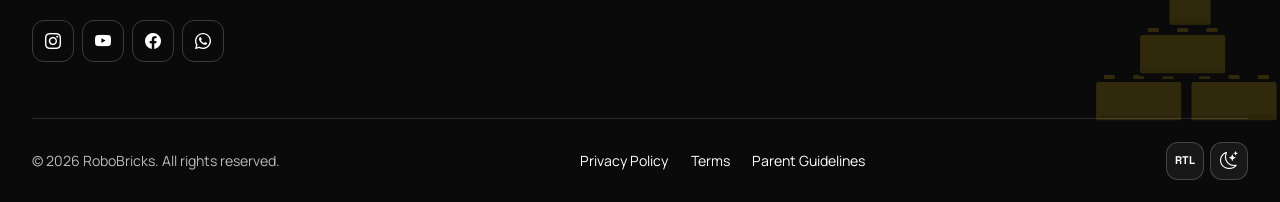
<file: pages/instructors.html>
<!DOCTYPE html>
<html lang="en" dir="ltr" data-bs-theme="light">
<head>
<meta charset="utf-8">
<meta name="viewport" content="width=device-width, initial-scale=1">
<title>Instructors — RoboBricks</title>
<meta name="description" content="Meet the RoboBricks mentors: robotics engineers, designers and educators who teach kids to build, code and create.">
<meta name="theme-color" content="#FACC15">
<link rel="canonical" href="https://robobricks.example.com/pages/instructors.html">
<meta property="og:type" content="website">
<meta property="og:site_name" content="RoboBricks">
<meta property="og:title" content="Instructors — RoboBricks">
<meta property="og:description" content="Meet the RoboBricks mentors: robotics engineers, designers and educators who teach kids to build, code and create.">
<meta property="og:url" content="https://robobricks.example.com/pages/instructors.html">
<meta property="og:image" content="https://robobricks.example.com/assets/img/hero-lab-bg.jpg">
<meta name="twitter:card" content="summary_large_image">

<link rel="icon" href="../assets/img/favicon.svg" type="image/svg+xml">
<link rel="preconnect" href="https://fonts.googleapis.com">
<link rel="preconnect" href="https://fonts.gstatic.com" crossorigin>
<link href="https://fonts.googleapis.com/css2?family=Manrope:wght@400;500;600;700&family=Nunito:wght@700;800;900&family=Space+Grotesk:wght@500;600;700&display=swap" rel="stylesheet">
<link id="bs-css" rel="stylesheet" href="https://cdn.jsdelivr.net/npm/bootstrap@5.3.3/dist/css/bootstrap.min.css">
<script>(function(){try{var d=document.documentElement,t=localStorage.getItem('robotics-theme'),r=localStorage.getItem('robotics-dir');if(t)d.setAttribute('data-bs-theme',t);if(r==='rtl'){d.setAttribute('dir','rtl');var l=document.getElementById('bs-css');if(l)l.href=l.href.replace('bootstrap.min.css','bootstrap.rtl.min.css');}}catch(e){}})();</script>
<link rel="stylesheet" href="https://cdn.jsdelivr.net/npm/bootstrap-icons@1.11.3/font/bootstrap-icons.min.css">
<link rel="stylesheet" href="../assets/css/style.css">

<link rel="stylesheet" href="../assets/css/rtl.css">

<script type="application/ld+json">{"@context": "https://schema.org", "@type": "EducationalOrganization", "name": "RoboBricks", "description": "Kids robotics, LEGO engineering and coding club for ages 5 to 16.", "url": "https://robobricks.example.com", "logo": "https://robobricks.example.com/assets/img/logo.png", "telephone": "+91 98765 43210", "email": "hello@robobricks.example.com", "address": {"@type": "PostalAddress", "streetAddress": "12 Maker Street, Adyar", "addressLocality": "Chennai", "postalCode": "600020", "addressCountry": "IN"}, "sameAs": ["https://instagram.com/", "https://youtube.com/"]}</script><script type="application/ld+json">{"@context": "https://schema.org", "@type": "BreadcrumbList", "itemListElement": [{"@type": "ListItem", "position": 1, "name": "Home", "item": "https://robobricks.example.com/pages/index.html"}, {"@type": "ListItem", "position": 2, "name": "Instructors", "item": "https://robobricks.example.com/pages/instructors.html"}]}</script>
</head>
<body class="">
<a class="skip-link" href="#main">Skip to content</a>
<header class="rb-header">
  <div class="container-rb bar">
    <a class="rb-logo " href="index.html" aria-label="RoboBricks home"><picture class="logo-light"><source srcset="../assets/img/logo.webp" type="image/webp"><img class="rb-logo-img" src="../assets/img/logo.png" alt="RoboBricks – Kids Robotics &amp; LEGO Building Club" width="720" height="238"></picture><picture class="logo-dark"><source srcset="../assets/img/logo-dark.webp" type="image/webp"><img class="rb-logo-img" src="../assets/img/logo-dark.png" alt="RoboBricks – Kids Robotics &amp; LEGO Building Club" width="720" height="238"></picture></a>
    <nav aria-label="Primary"><ul class="rb-nav"><li class="nav-drop dropdown"><a href="index.html" role="button" data-bs-toggle="dropdown" aria-expanded="false" aria-haspopup="true">Home<i class="bi bi-chevron-down" aria-hidden="true"></i></a><ul class="dropdown-menu"><li><a class="dropdown-item" href="index.html">Home 1</a></li><li><a class="dropdown-item" href="home-2.html">Home 2</a></li></ul></li><li><a href="programs.html">Programs</a></li><li><a href="about.html">About</a></li><li><a href="instructors.html" aria-current="page">Instructors</a></li><li><a href="showcase.html">Showcase</a></li><li><a href="events.html">Events</a></li><li><a href="blog.html">Blog</a></li><li><a href="contact.html">Contact</a></li></ul></nav>
    <div class="actions">
      <button type="button" class="icon-btn hide-mobile" data-dir-toggle aria-pressed="false" title="Toggle text direction"><span class="font-tech fw-bold u-fs-70" data-dir-label>RTL</span></button>
<button type="button" class="icon-btn" data-theme-toggle aria-pressed="false" aria-label="Switch to dark mode"><i class="bi bi-moon-stars theme-icon-light" aria-hidden="true"></i><i class="bi bi-sun theme-icon-dark" aria-hidden="true"></i></button>
      <a class="btn-rb btn-ghost btn-sm portal-btn hide-xs" href="login.html">Login</a>
      <a class="btn-rb btn-sm hide-xs" href="register.html">Enroll Your Child</a>
      <button class="icon-btn menu-toggle" type="button" data-bs-toggle="offcanvas" data-bs-target="#mobileNav" aria-controls="mobileNav" aria-label="Open menu"><i class="bi bi-list fs-4" aria-hidden="true"></i></button>
    </div>
  </div>
</header>
<div class="offcanvas offcanvas-end rb-offcanvas" tabindex="-1" id="mobileNav" aria-labelledby="mobileNavLabel">
  <div class="offcanvas-header">
    <h2 class="visually-hidden" id="mobileNavLabel">Menu</h2>
    <a class="rb-logo " href="index.html" aria-label="RoboBricks home"><picture class="logo-light"><source srcset="../assets/img/logo.webp" type="image/webp"><img class="rb-logo-img" src="../assets/img/logo.png" alt="RoboBricks – Kids Robotics &amp; LEGO Building Club" width="720" height="238"></picture><picture class="logo-dark"><source srcset="../assets/img/logo-dark.webp" type="image/webp"><img class="rb-logo-img" src="../assets/img/logo-dark.png" alt="RoboBricks – Kids Robotics &amp; LEGO Building Club" width="720" height="238"></picture></a>
    <button type="button" class="icon-btn" data-bs-dismiss="offcanvas" aria-label="Close menu"><i class="bi bi-x-lg" aria-hidden="true"></i></button>
  </div>
  <div class="offcanvas-body d-flex flex-column gap-4">
    <nav aria-label="Mobile"><ul class="mobile-nav"><li><a href="index.html">Home<i class="bi bi-arrow-right" aria-hidden="true"></i></a></li><li><a href="home-2.html">Home 2<i class="bi bi-arrow-right" aria-hidden="true"></i></a></li><li><a href="programs.html">Programs<i class="bi bi-arrow-right" aria-hidden="true"></i></a></li><li><a href="about.html">About<i class="bi bi-arrow-right" aria-hidden="true"></i></a></li><li><a href="instructors.html" aria-current="page">Instructors<i class="bi bi-arrow-right" aria-hidden="true"></i></a></li><li><a href="showcase.html">Showcase<i class="bi bi-arrow-right" aria-hidden="true"></i></a></li><li><a href="events.html">Events<i class="bi bi-arrow-right" aria-hidden="true"></i></a></li><li><a href="blog.html">Blog<i class="bi bi-arrow-right" aria-hidden="true"></i></a></li><li><a href="contact.html">Contact<i class="bi bi-arrow-right" aria-hidden="true"></i></a></li></ul></nav>
    <div class="d-grid gap-2 offcanvas-ctas">
      <a class="btn-rb btn-lg" href="register.html">Enroll Your Child</a>
      <a class="btn-rb btn-ghost" href="login.html"><i class="bi bi-person-circle" aria-hidden="true"></i>Parent Portal</a>
    </div>
    <div class="d-flex gap-2 align-items-center mt-auto"><span class="small me-auto">Display</span><button type="button" class="icon-btn " data-dir-toggle aria-pressed="false" title="Toggle text direction"><span class="font-tech fw-bold u-fs-70" data-dir-label>RTL</span></button>
<button type="button" class="icon-btn" data-theme-toggle aria-pressed="false" aria-label="Switch to dark mode"><i class="bi bi-moon-stars theme-icon-light" aria-hidden="true"></i><i class="bi bi-sun theme-icon-dark" aria-hidden="true"></i></button></div>
  </div>
</div>
<main id="main">
<section class="page-hero has-banner-bg banner-instructors">
  <div class="hero-polaroids" aria-hidden="true"><figure class="p1"><img src="../assets/img/banner-events1.jpg" data-fallback="." alt="" width="800" height="600"></figure><figure class="p2"><img src="../assets/img/blog4.jpg" data-fallback="../assets/img/scene-team.svg" alt="" width="800" height="600" loading="lazy"></figure><span class="brick-deco brick-yellow"></span></div>
  <div class="container-rb">
    <nav class="rb-breadcrumb" aria-label="Breadcrumb"><ol class="breadcrumb"><li class="breadcrumb-item"><a href="index.html">Home</a></li><li class="breadcrumb-item active" aria-current="page">Instructors</li></ol></nav>
    <span class="eyebrow">Instructors</span>
    <h1>Mentors who build  your child</h1>
    <p class="lead">Engineers, designers and educators who spend their weekends at the bench. Every mentor is background-checked, first-aid certified and trained in our teaching method.</p>
    
  </div>
</section>
<section class="section">
  <div class="container-rb">
    <div class="lead-mentor" data-reveal>
      <div class="ph"><img src="../assets/img/maya.jpg" data-fallback="" alt="Portrait of Maya Sharma" width="400" height="420"></div>
      <div class="tx">
        <span class="eyebrow">Co-founder &amp; head of curriculum</span>
        <h2 class="display-2x mb-1">Maya Sharma</h2>
        <span class="font-tech fw-bold u-c-blue-ink">Lead Robotics Instructor</span>
        <blockquote class="mt-4 mb-4 fs-5 fw-bold text-ink u-ff-display u-mw-44ch">“The best moment in any class is when a kid says ‘wait, I know why it broke.’ That's the whole point.”</blockquote>
        <p>Maya spent six years designing warehouse robots before co-founding RoboBricks in 2018. She writes our curriculum, trains every new mentor, and still teaches the Saturday Junior Robotics batch.</p>
        <div class="row g-3 my-3">
          <div class="col-4"><strong class="d-block text-ink fs-3 u-ff-display">9 yrs</strong><span class="small">teaching</span></div>
          <div class="col-4"><strong class="d-block text-ink fs-3 u-ff-display">1,200+</strong><span class="small">students</span></div>
          <div class="col-4"><strong class="d-block text-ink fs-3 u-ff-display">3</strong><span class="small">national finals</span></div>
        </div>
        <div class="d-flex flex-wrap gap-2"><span class="chip chip-mint">LEGO Education Certified</span><span class="chip chip-mint">FIRST LEGO League Coach</span><span class="chip chip-mint">M.Tech Robotics</span></div>
      </div>
    </div>
  </div>
</section>
<section class="section pt-0">
  <div class="container-rb">
    <div class="section-head"><span class="eyebrow">The full team</span><h2 class="display-1x">Six mentors. Every one a specialist.</h2></div>
    <div class="row g-4"><div class="col-md-6 col-lg-4" data-reveal><article class="mentor-card u-tone-yellow">
  <div class="portrait"><img src="../assets/img/maya.jpg" data-fallback="" alt="Portrait of Maya Sharma" width="400" height="420" loading="lazy"><span class="xp">9 yrs teaching</span></div>
  <div class="info">
    <h3>Maya Sharma</h3>
    <span class="role">Lead Robotics Instructor</span>
    <p class="small mt-2 mb-0">Specialist in LEGO robotics and STEM education.</p>
    <div class="stats"><div><strong>9</strong><span>Years</span></div><div><strong>1,200+</strong>
      <span>Students</span></div><div><strong>4.9</strong><span>Rating</span></div></div>
    <div class="certs"><span class="chip chip-mint">
      <i class="bi bi-patch-check-fill" aria-hidden="true"></i>LEGO  Certified</span>
      <span class="chip chip-mint"><i class="bi bi-patch-check-fill" aria-hidden="true">

      </i> LEGO League Coach</span></div>
    <div class="socials">
      <a class="social-btn" href="#" aria-label="Maya Sharma on LinkedIn"><i class="bi bi-linkedin" aria-hidden="true"></i></a>
      <a class="social-btn" href="#" aria-label="Maya Sharma on Instagram"><i class="bi bi-instagram" aria-hidden="true"></i></a>
      <a class="social-btn" href="mailto:hello@robobricks.example.com" aria-label="Email Maya Sharma"><i class="bi bi-envelope" aria-hidden="true"></i></a>
    </div>
  </div>
</article></div><div class="col-md-6 col-lg-4" data-reveal><article class="mentor-card u-tone-yellow">
  <div class="portrait"><img src="../assets/img/daniel.jpg" data-fallback="" alt="Portrait of Daniel Thomas" width="400" height="420" loading="lazy"><span class="xp">7 yrs teaching</span></div>
  <div class="info">
    <h3>Daniel Thomas</h3>
    <span class="role">Coding & Robotics Mentor</span>
    <p class="small mt-2 mb-0">Focuses on programming and autonomous robots.</p>
    <div class="stats"><div><strong>7</strong><span>Years</span></div><div><strong>850+</strong><span>Students</span></div><div><strong>4.9</strong><span>Rating</span></div></div>
    <div class="certs"><span class="chip chip-mint"><i class="bi bi-patch-check-fill" aria-hidden="true"></i>Python Institute PCEP</span><span class="chip chip-mint"><i class="bi bi-patch-check-fill" aria-hidden="true"></i>VEX Robotics Mentor</span></div>
    <div class="socials">
      <a class="social-btn" href="#" aria-label="Daniel Thomas on LinkedIn"><i class="bi bi-linkedin" aria-hidden="true"></i></a>
      <a class="social-btn" href="#" aria-label="Daniel Thomas on Instagram"><i class="bi bi-instagram" aria-hidden="true"></i></a>
      <a class="social-btn" href="mailto:hello@robobricks.example.com" aria-label="Email Daniel Thomas"><i class="bi bi-envelope" aria-hidden="true"></i></a>
    </div>
  </div>
</article></div><div class="col-md-6 col-lg-4" data-reveal><article class="mentor-card u-tone-yellow">
  <div class="portrait"><img src="../assets/img/anika.jpg" data-fallback="" alt="Portrait of Anika Rao" width="400" height="420" loading="lazy"><span class="xp">6 yrs teaching</span></div>
  <div class="info">
    <h3>Anika Rao</h3>
    <span class="role">Creative Engineering Instructor</span>
    <p class="small mt-2 mb-0">Specializes in engineering challenges and creative.</p>
    <div class="stats"><div><strong>6</strong><span>Years</span></div><div><strong>700+</strong>
      <span>Students</span></div><div><strong>5.0</strong><span>Rating</span></div></div>
    <div class="certs"><span class="chip chip-mint"><i class="bi bi-patch-check-fill" aria-hidden="true">

    </i>B.Des Product Design</span><span class="chip chip-mint">
      <i class="bi bi-patch-check-fill" aria-hidden="true"></i>Design  Facilitator</span></div>
    <div class="socials">
      <a class="social-btn" href="#" aria-label="Anika Rao on LinkedIn"><i class="bi bi-linkedin" aria-hidden="true"></i></a>
      <a class="social-btn" href="#" aria-label="Anika Rao on Instagram"><i class="bi bi-instagram" aria-hidden="true"></i></a>
      <a class="social-btn" href="mailto:hello@robobricks.example.com" aria-label="Email Anika Rao"><i class="bi bi-envelope" aria-hidden="true"></i></a>
    </div>
  </div>
</article></div><div class="col-md-6 col-lg-4" data-reveal><article class="mentor-card u-tone-yellow">
  <div class="portrait"><img src="../assets/img/rohan.jpg" data-fallback="" alt="Portrait of Rohan Iyer" width="400" height="420" loading="lazy"><span class="xp">5 yrs teaching</span></div>
  <div class="info">
    <h3>Rohan Iyer</h3>
    <span class="role">Electronics Mentor</span>
    <p class="small mt-2 mb-0">Sensors, circuits and safe soldering for students.</p>
    <div class="stats"><div><strong>5</strong><span>Years</span></div><div><strong>420+</strong><span>Students</span></div><div><strong>4.8</strong><span>Rating</span></div></div>
    <div class="certs"><span class="chip chip-mint"><i class="bi bi-patch-check-fill" aria-hidden="true"></i>B.E. Electronics</span><span class="chip chip-mint"><i class="bi bi-patch-check-fill" aria-hidden="true"></i>Arduino Certified Educator</span></div>
    <div class="socials">
      <a class="social-btn" href="#" aria-label="Rohan Iyer on LinkedIn"><i class="bi bi-linkedin" aria-hidden="true"></i></a>
      <a class="social-btn" href="#" aria-label="Rohan Iyer on Instagram"><i class="bi bi-instagram" aria-hidden="true"></i></a>
      <a class="social-btn" href="mailto:hello@robobricks.example.com" aria-label="Email Rohan Iyer"><i class="bi bi-envelope" aria-hidden="true"></i></a>
    </div>
  </div>
</article></div><div class="col-md-6 col-lg-4" data-reveal><article class="mentor-card u-tone-yellow">
  <div class="portrait"><img src="../assets/img/sara.jpg" data-fallback="" alt="Portrait of Sara Mathew" width="400" height="420" loading="lazy"><span class="xp">8 yrs teaching</span></div>
  <div class="info">
    <h3>Sara Mathew</h3>
    <span class="role">Early Years STEM Coach</span>
    <p class="small mt-2 mb-0">Turns first builds into big confidence for ages 5–7.</p>
    <div class="stats"><div><strong>8</strong><span>Years</span></div><div><strong>960+</strong><span>Students</span></div><div><strong>5.0</strong><span>Rating</span></div></div>
    <div class="certs"><span class="chip chip-mint"><i class="bi bi-patch-check-fill" aria-hidden="true"></i>Montessori Diploma</span><span class="chip chip-mint"><i class="bi bi-patch-check-fill" aria-hidden="true"></i>LEGO Education Certified</span></div>
    <div class="socials">
      <a class="social-btn" href="#" aria-label="Sara Mathew on LinkedIn"><i class="bi bi-linkedin" aria-hidden="true"></i></a>
      <a class="social-btn" href="#" aria-label="Sara Mathew on Instagram"><i class="bi bi-instagram" aria-hidden="true"></i></a>
      <a class="social-btn" href="mailto:hello@robobricks.example.com" aria-label="Email Sara Mathew"><i class="bi bi-envelope" aria-hidden="true"></i></a>
    </div>
  </div>
</article></div><div class="col-md-6 col-lg-4" data-reveal><article class="mentor-card u-tone-yellow">
  <div class="portrait"><img src="../assets/img/kabir.jpg" data-fallback="" alt="Portrait of Kabir Khan" width="400" height="420" loading="lazy"><span class="xp">6 yrs teaching</span></div>
  <div class="info">
    <h3>Kabir Khan</h3>
    <span class="role">Competition Coach</span>
    <p class="small mt-2 mb-0">Prepares teams for inter-club and national robotics.</p>
    <div class="stats"><div><strong>6</strong><span>Years</span></div><div><strong>310+</strong><span>Students</span></div><div><strong>4.9</strong><span>Rating</span></div></div>
    <div class="certs"><span class="chip chip-mint"><i class="bi bi-patch-check-fill" aria-hidden="true"></i>WRO National Judge</span><span class="chip chip-mint"><i class="bi bi-patch-check-fill" aria-hidden="true"></i>FTC Alumni Mentor</span></div>
    <div class="socials">
      <a class="social-btn" href="#" aria-label="Kabir Khan on LinkedIn"><i class="bi bi-linkedin" aria-hidden="true"></i></a>
      <a class="social-btn" href="#" aria-label="Kabir Khan on Instagram"><i class="bi bi-instagram" aria-hidden="true"></i></a>
      <a class="social-btn" href="mailto:hello@robobricks.example.com" aria-label="Email Kabir Khan"><i class="bi bi-envelope" aria-hidden="true"></i></a>
    </div>
  </div>
</article></div></div>
  </div>
</section>
<section class="section bg-alt">
  <div class="container-rb">
    <div class="row g-5 align-items-center">
      <div class="col-lg-6"><span class="eyebrow">How we hire</span><h2 class="display-2x">Fewer than 1 in 12 applicants become mentors.</h2><p class="lead mt-3">Technical skill gets you an interview. Patience with an eight-year-old whose robot just fell off the table gets you the job.</p></div>
      <div class="col-lg-6">
        <ol class="week-list">
          <li><div><h4>Technical interview</h4><p>Build and explain a working robot in 45 minutes.</p></div></li>
          <li><div><h4>Teaching demo</h4><p>Run a 20-minute session with real students, observed by Maya.</p></div></li>
          <li><div><h4>Safety verification</h4><p>Police verification, references and first-aid certification.</p></div></li>
          <li><div><h4>40-hour mentor training</h4><p>Our method, child safeguarding and shadowing three classes.</p></div></li>
        </ol>
      </div>
    </div>
  </div>
</section>
<section class="section-tight">
  <div class="container-rb">
    <div class="cta-band blueprint u-grid-light-08">
      <figure class="cta-photo" aria-hidden="true"><img src="../assets/img/trail class.jpg" data-fallback="../assets/img/scene-team.svg" alt="" width="800" height="600" loading="lazy"><figcaption><span class="status-dot"></span>Saturday build session</figcaption></figure>
      <span class="eyebrow">Free trial class</span>
      <h2>Meet a mentor at a free trial.</h2>
      <p class="lead mt-3 u-mw-48ch">Book a free 60-minute trial session. We'll match your child to the right level and show you what they made at pickup.</p>
      <div class="d-flex flex-wrap gap-3 mt-4"><a class="btn-rb btn-lg" href="register.html">Book a Free Trial</a><a class="btn-rb btn-ghost btn-lg" href="programs.html">Compare Programs</a></div>
    </div>
  </div>
</section>
</main>
<footer class="rb-footer">
  <img class="footer-bricks" src="../assets/img/footer-bricks.svg" width="300" height="200" alt="" loading="lazy">
  <div class="container-rb">
    <div class="footer-news news">
      <div class="footer-news-text">
        <h3>Get STEM ideas, club news &amp; upcoming events.</h3>
        <p class="mb-0">One email a month. Build ideas you can try at home.</p>
      </div>
      <form class="news-form" data-newsletter>
        <label class="visually-hidden" for="nl-email">Email address</label>
        <input id="nl-email" type="email" placeholder="you@email.com" required autocomplete="email">
        <button class="btn-rb btn-sm" type="submit">Subscribe</button>
      </form>
    </div>

    <div class="footer-grid">
      <div class="footer-brand">
        <a class="rb-logo " href="index.html" aria-label="RoboBricks home"><picture class="logo-light"><source srcset="../assets/img/logo.webp" type="image/webp"><img class="rb-logo-img" src="../assets/img/logo.png" alt="RoboBricks – Kids Robotics &amp; LEGO Building Club" width="720" height="238"></picture><picture class="logo-dark"><source srcset="../assets/img/logo-dark.webp" type="image/webp"><img class="rb-logo-img" src="../assets/img/logo-dark.png" alt="RoboBricks – Kids Robotics &amp; LEGO Building Club" width="720" height="238"></picture></a>
        <h2 class="tagline">Build. Code.<br>Create. Discover.</h2>
        <p>Hands-on robotics, LEGO engineering and coding for ages 5 to 16, taught in small groups by mentors who love building as much as your child does.</p>
        <div class="footer-socials">
          <a href="#" aria-label="RoboBricks on Instagram"><i class="bi bi-instagram" aria-hidden="true"></i></a>
          <a href="#" aria-label="RoboBricks on YouTube"><i class="bi bi-youtube" aria-hidden="true"></i></a>
          <a href="#" aria-label="RoboBricks on Facebook"><i class="bi bi-facebook" aria-hidden="true"></i></a>
          <a href="#" aria-label="RoboBricks on WhatsApp"><i class="bi bi-whatsapp" aria-hidden="true"></i></a>
        </div>
      </div>
      <nav class="footer-col" aria-label="Explore">
        <h3>Explore</h3>
        <ul><li><a href="index.html">Home</a></li><li><a href="home-2.html">Home 2</a></li><li><a href="programs.html">Programs</a></li><li><a href="about.html">About</a></li><li><a href="instructors.html">Instructors</a></li><li><a href="showcase.html">Showcase</a></li><li><a href="events.html">Events</a></li><li><a href="blog.html">Blog</a></li></ul>
      </nav>
      <nav class="footer-col" aria-label="Parents">
        <h3>Parents</h3>
        <ul><li><a href="login.html">Parent Portal</a></li><li><a href="dashboard/progress.html">My Child's Progress</a></li><li><a href="dashboard/payments.html">Payments</a></li><li><a href="dashboard/schedule.html">Schedule</a></li><li><a href="faq.html">FAQ</a></li><li><a href="contact.html">Contact Us</a></li></ul>
      </nav>
      <div class="footer-col footer-contact">
        <h3>Visit &amp; contact</h3>
        <ul>
          <li><i class="bi bi-telephone" aria-hidden="true"></i><a href="tel:+919876543210">+91 98765 43210</a></li>
          <li><i class="bi bi-envelope" aria-hidden="true"></i><a href="mailto:hello@robobricks.example.com">hello@robobricks.example.com</a></li>
          <li><i class="bi bi-geo-alt" aria-hidden="true"></i><address>12 Maker Street,<br>Adyar, Chennai</address></li>
        </ul>
      </div>
    </div>

    <div class="footer-bottom">
      <span class="copy">© 2026 RoboBricks. All rights reserved.</span>
      <nav aria-label="Legal"><a href="#">Privacy Policy</a><a href="#">Terms</a><a href="#">Parent Guidelines</a></nav>
      <span class="footer-prefs"><button type="button" class="icon-btn " data-dir-toggle aria-pressed="false" title="Toggle text direction"><span class="font-tech fw-bold u-fs-70" data-dir-label>RTL</span></button>
<button type="button" class="icon-btn" data-theme-toggle aria-pressed="false" aria-label="Switch to dark mode"><i class="bi bi-moon-stars theme-icon-light" aria-hidden="true"></i><i class="bi bi-sun theme-icon-dark" aria-hidden="true"></i></button></span>
    </div>
  </div>
</footer>
<button class="to-top" type="button" aria-label="Back to top"><i class="bi bi-arrow-up" aria-hidden="true"></i></button>

<script src="https://cdn.jsdelivr.net/npm/bootstrap@5.3.3/dist/js/bootstrap.bundle.min.js" defer></script>
<script src="../assets/js/main.js" defer></script>
</body>
</html>
</file>
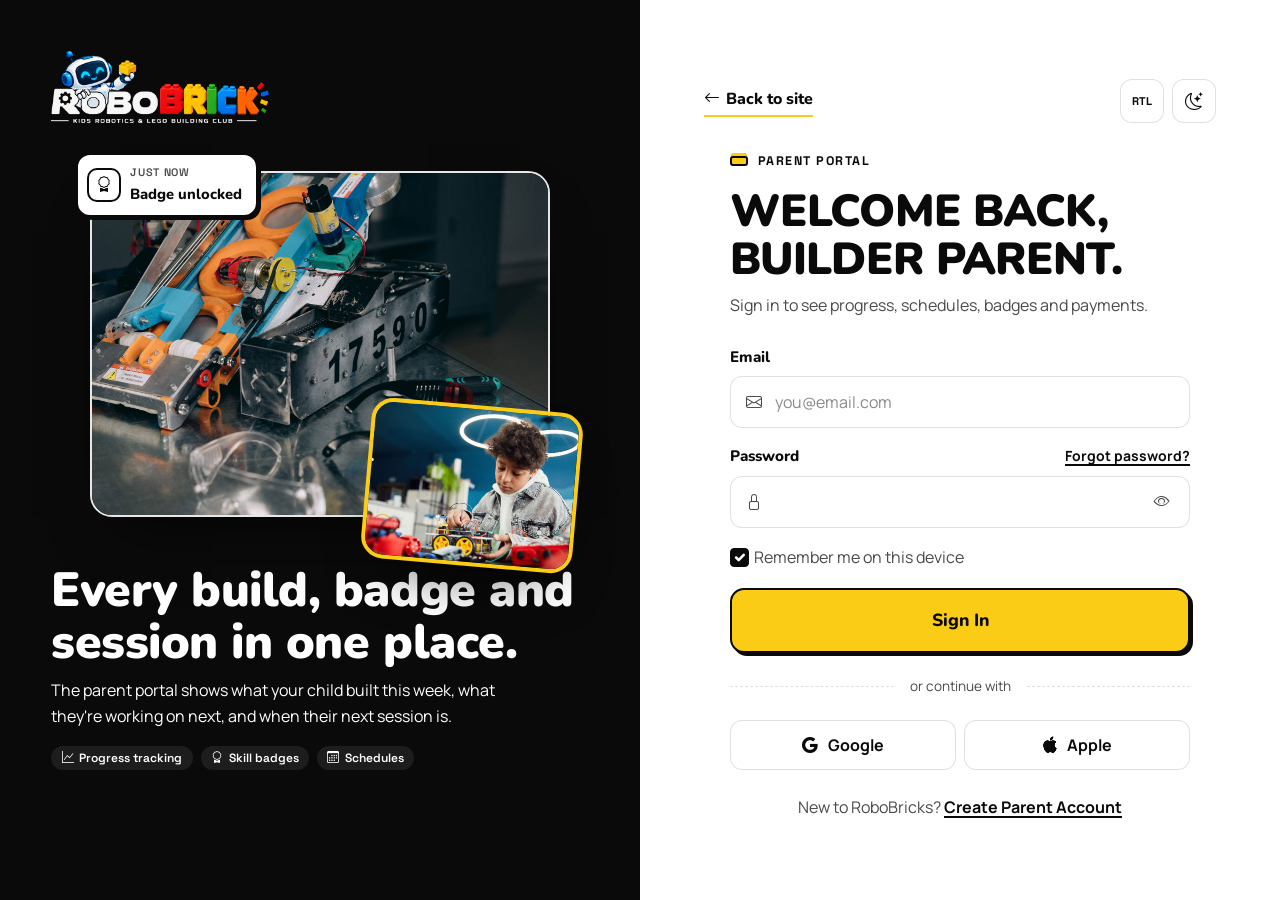
<file: pages/login.html>
<!DOCTYPE html>
<html lang="en" dir="ltr" data-bs-theme="light">
<head>
<meta charset="utf-8">
<meta name="viewport" content="width=device-width, initial-scale=1">
<title>Parent Portal Sign In — RoboBricks</title>
<meta name="description" content="Sign in to the RoboBricks parent portal to track your child's progress, schedule and payments.">
<meta name="theme-color" content="#FACC15">
<link rel="canonical" href="https://robobricks.example.com/pages/login.html">
<meta property="og:type" content="website">
<meta property="og:site_name" content="RoboBricks">
<meta property="og:title" content="Parent Portal Sign In — RoboBricks">
<meta property="og:description" content="Sign in to the RoboBricks parent portal to track your child's progress, schedule and payments.">
<meta property="og:url" content="https://robobricks.example.com/pages/login.html">
<meta property="og:image" content="https://robobricks.example.com/assets/img/hero-lab-bg.jpg">
<meta name="twitter:card" content="summary_large_image">

<link rel="icon" href="../assets/img/favicon.svg" type="image/svg+xml">
<link rel="preconnect" href="https://fonts.googleapis.com">
<link rel="preconnect" href="https://fonts.gstatic.com" crossorigin>
<link href="https://fonts.googleapis.com/css2?family=Manrope:wght@400;500;600;700&family=Nunito:wght@700;800;900&family=Space+Grotesk:wght@500;600;700&display=swap" rel="stylesheet">
<link id="bs-css" rel="stylesheet" href="https://cdn.jsdelivr.net/npm/bootstrap@5.3.3/dist/css/bootstrap.min.css">
<script>(function(){try{var d=document.documentElement,t=localStorage.getItem('robotics-theme'),r=localStorage.getItem('robotics-dir');if(t)d.setAttribute('data-bs-theme',t);if(r==='rtl'){d.setAttribute('dir','rtl');var l=document.getElementById('bs-css');if(l)l.href=l.href.replace('bootstrap.min.css','bootstrap.rtl.min.css');}}catch(e){}})();</script>
<link rel="stylesheet" href="https://cdn.jsdelivr.net/npm/bootstrap-icons@1.11.3/font/bootstrap-icons.min.css">
<link rel="stylesheet" href="../assets/css/style.css">

<link rel="stylesheet" href="../assets/css/rtl.css">


</head>
<body>
<main id="main" class="auth-wrap">
  <section class="auth-art blueprint u-grid-light-05" aria-label="RoboBricks">
    <a class="rb-logo " href="index.html" aria-label="RoboBricks home"><picture class="logo-light"><source srcset="../assets/img/logo.webp" type="image/webp"><img class="rb-logo-img" src="../assets/img/logo.png" alt="RoboBricks – Kids Robotics &amp; LEGO Building Club" width="720" height="238"></picture><picture class="logo-dark"><source srcset="../assets/img/logo-dark.webp" type="image/webp"><img class="rb-logo-img" src="../assets/img/logo-dark.png" alt="RoboBricks – Kids Robotics &amp; LEGO Building Club" width="720" height="238"></picture></a>
    <div class="art-img"><figure class="auth-photo"><img src="../assets/img/hero-lab-bg.jpg" data-fallback="../assets/img/hero-makerspace.svg" alt="Children building a robotics project together" width="800" height="600"></figure><figure class="auth-photo small"><img src="../assets/img/mars rover.jpg" data-fallback="../assets/img/build-rover.svg" alt="" width="800" height="600"></figure><div class="float-badge auth-badge"><span class="ico bg-y"><i class="bi bi-award"></i></span><span><small>Just now</small>Badge unlocked</span></div></div>
    <div><h2 class="display-2x">Every build, badge and session in one place.</h2><p class="mb-0 u-mw-46ch">The parent portal shows what your child built this week, what they're working on next, and when their next session is.</p>
      <div class="d-flex flex-wrap gap-2 mt-3"><span class="chip chip-navy u-bg-white-08"><i class="bi bi-graph-up" aria-hidden="true"></i>Progress tracking</span><span class="chip chip-navy u-bg-white-08"><i class="bi bi-award" aria-hidden="true"></i>Skill badges</span><span class="chip chip-navy u-bg-white-08"><i class="bi bi-calendar3" aria-hidden="true"></i>Schedules</span></div></div>
  </section>
  <section class="auth-panel">
    <div class="d-flex justify-content-between align-items-center mb-4"><a class="btn-link-rb" href="index.html"><i class="bi bi-arrow-left" aria-hidden="true"></i>Back to site</a><div class="d-flex gap-2"><button type="button" class="icon-btn " data-dir-toggle aria-pressed="false" title="Toggle text direction"><span class="font-tech fw-bold u-fs-70" data-dir-label>RTL</span></button>
<button type="button" class="icon-btn" data-theme-toggle aria-pressed="false" aria-label="Switch to dark mode"><i class="bi bi-moon-stars theme-icon-light" aria-hidden="true"></i><i class="bi bi-sun theme-icon-dark" aria-hidden="true"></i></button></div></div>
    <div class="inner"><div class="d-lg-none mb-4"><a class="rb-logo " href="index.html" aria-label="RoboBricks home"><picture class="logo-light"><source srcset="../assets/img/logo.webp" type="image/webp"><img class="rb-logo-img" src="../assets/img/logo.png" alt="RoboBricks – Kids Robotics &amp; LEGO Building Club" width="720" height="238"></picture><picture class="logo-dark"><source srcset="../assets/img/logo-dark.webp" type="image/webp"><img class="rb-logo-img" src="../assets/img/logo-dark.png" alt="RoboBricks – Kids Robotics &amp; LEGO Building Club" width="720" height="238"></picture></a></div>
<span class="eyebrow">Parent portal</span>
<h1>Welcome back, builder parent.</h1>
<p>Sign in to see progress, schedules, badges and payments.</p>
<form class="rb-form d-grid gap-3 mt-4" data-validate data-success="Signed in. Opening your dashboard…" data-redirect="dashboard/index.html">
  <div><label class="form-label" for="l-email">Email</label><div class="input-icon"><i class="bi bi-envelope" aria-hidden="true"></i><input class="form-control" id="l-email" type="email" required autocomplete="email" placeholder="you@email.com"><div class="invalid-feedback">Enter the email you registered with.</div></div></div>
  <div><div class="d-flex justify-content-between"><label class="form-label" for="l-pw">Password</label><a class="small fw-bold" href="#" data-bs-toggle="modal" data-bs-target="#forgotModal">Forgot password?</a></div>
    <div class="input-icon"><i class="bi bi-lock" aria-hidden="true"></i><input class="form-control" id="l-pw" type="password" required minlength="8" autocomplete="current-password"><button type="button" class="pw-toggle" aria-label="Show password"><i class="bi bi-eye" aria-hidden="true"></i></button><div class="invalid-feedback">Password must be at least 8 characters.</div></div></div>
  <div class="form-check"><input class="form-check-input" type="checkbox" id="l-rem" checked><label class="form-check-label" for="l-rem">Remember me on this device</label></div>
  <button class="btn-rb btn-lg w-100" type="submit">Sign In</button>
</form>
<div class="divider-txt">or continue with</div>
<div class="row g-2"><div class="col-6"><button type="button" class="sso-btn" data-toast="Google sign-in is a demo in this template"><i class="bi bi-google" aria-hidden="true"></i>Google</button></div><div class="col-6"><button type="button" class="sso-btn" data-toast="Apple sign-in is a demo in this template"><i class="bi bi-apple" aria-hidden="true"></i>Apple</button></div></div>
<p class="text-center mt-4 mb-0">New to RoboBricks? <a class="fw-bold" href="register.html">Create Parent Account</a></p>
<div class="modal fade rb-modal" id="forgotModal" tabindex="-1" aria-labelledby="forgotLabel" aria-hidden="true"><div class="modal-dialog modal-dialog-centered"><div class="modal-content">
  <div class="modal-header"><h2 class="modal-title h5" id="forgotLabel">Reset your password</h2><button type="button" class="btn-close" data-bs-dismiss="modal" aria-label="Close"></button></div>
  <form class="rb-form" data-validate data-success="Reset link sent. Check your inbox."><div class="modal-body"><p class="small">We'll email you a link to set a new password.</p><label class="form-label" for="f-email">Email</label><input class="form-control" id="f-email" type="email" required><div class="invalid-feedback">Enter a valid email.</div></div>
  <div class="modal-footer"><button class="btn-rb btn-sm" type="submit">Send reset link</button></div></form>
</div></div></div></div>
  </section>
</main>
<script src="https://cdn.jsdelivr.net/npm/bootstrap@5.3.3/dist/js/bootstrap.bundle.min.js" defer></script>
<script src="../assets/js/main.js" defer></script>
</body></html>
</file>
<file: assets/css/redirect.css>
/* Root index.html redirect page */
.redirect-page { font-family: system-ui, sans-serif; background: #FFFFFF; color: #0A0A0A; display: grid; place-items: center; min-height: 100vh; margin: 0; }
</file>
<file: assets/css/style.css>
/* ==========================================================================
   RoboBricks — Kids Robotics & LEGO Building Club
   Main stylesheet (public website)
   --------------------------------------------------------------------------
   01. Design tokens (light / dark)
   02. Base & typography
   03. Utilities & patterns (blueprint, dots, circuit)
   04. Buttons, chips, eyebrows
   05. Header / navigation / offcanvas
   06. Page hero & breadcrumb
   07. Home 1 sections
   08. Programs, finder, program details
   09. Builds, showcase, gallery
   10. Steps, badges, timeline
   11. Instructors, events, testimonials
   12. Blog, FAQ, contact, forms
   13. Auth pages, 404
   14. Home 2 — The Maker Lab
   15. Footer
   16. Motion & accessibility
   ========================================================================== */

/* 01. DESIGN TOKENS ------------------------------------------------------ */
:root {
  --rb-navy: #0A0A0A;
  --rb-blue: #0A0A0A;   /* black: secondary solid fill */
  --rb-blue-fg: #FFFFFF;
  --rb-yellow: #FACC15;
  --rb-orange: #FACC15;
  --rb-mint: #FACC15;
  --rb-sky: #FFF3B0;
  --rb-white: #FFFFFF;
  --rb-gray: #4A4A4A;

  --rb-bg: var(--rb-white);
  --rb-bg-alt: #FFFFFF;
  --rb-surface: #FFFFFF;
  --rb-ink: var(--rb-navy);
  --rb-muted: var(--rb-gray);
  --rb-line: var(--rb-navy);
  --rb-hair: rgba(0, 0, 0, .12);
  --rb-grid: rgba(0, 0, 0, .07);
  --rb-blue-ink: #0A0A0A;
  --rb-on-accent: var(--rb-navy);

  --rb-font-display: "Nunito", system-ui, sans-serif;
  --rb-font-body: "Manrope", system-ui, sans-serif;
  --rb-font-tech: "Space Grotesk", system-ui, sans-serif;

  --rb-r-sm: 10px;
  --rb-r: 18px;
  --rb-r-lg: 28px;
  --rb-r-xl: 40px;
  --rb-border: 2px solid var(--rb-line);
  --rb-shadow: 4px 4px 0 var(--rb-line);
  --rb-shadow-lg: 8px 8px 0 var(--rb-line);
  --rb-shadow-soft: 0 18px 40px -22px rgba(0, 0, 0, .35);

  --rb-container: 1280px;
  --rb-section: clamp(4rem, 8vw, 7.5rem);
  --rb-ease: cubic-bezier(.2, .8, .2, 1);

  --bs-body-font-family: var(--rb-font-body);
  --bs-body-color: var(--rb-muted);
  --bs-body-bg: var(--rb-bg);
  --bs-link-color-rgb: 10, 10, 10;
  --bs-border-radius: var(--rb-r-sm);
}

[data-bs-theme="dark"] {
  --rb-bg: #0A0A0A;
  --rb-bg-alt: #121212;
  --rb-surface: #1A1A1A;
  --rb-ink: #FFFFFF;
  --rb-muted: #B8B8B8;
  --rb-line: #3A3A3A;
  --rb-hair: rgba(255, 255, 255, .1);
  --rb-grid: rgba(250,204,21, .08);
  --rb-blue: #FACC15;
  --rb-blue-fg: #0A0A0A;
  --rb-blue-ink: #FACC15;
  --rb-sky: #121212;
  --rb-shadow: 4px 4px 0 #000;
  --rb-shadow-lg: 8px 8px 0 #000;
  --rb-shadow-soft: 0 18px 40px -22px rgba(0, 0, 0, .8);
  --bs-body-color: var(--rb-muted);
  --bs-body-bg: var(--rb-bg);
}

/* 02. BASE ---------------------------------------------------------------- */
*, *::before, *::after { box-sizing: border-box; }
html { scroll-behavior: smooth; -webkit-text-size-adjust: 100%; overflow-x: hidden; overflow-x: clip; }
body {
  font-family: var(--rb-font-body);
  font-size: 1rem;
  line-height: 1.65;
  color: var(--rb-muted);
  background: var(--rb-bg);
  overflow-x: hidden;
  overflow-x: clip;
  -webkit-font-smoothing: antialiased;
}
h1, h2, h3, h4, h5, h6, .h1, .h2, .h3, .h4, .h5, .h6 {
  font-family: var(--rb-font-display);
  font-weight: 900;
  color: var(--rb-ink);
  line-height: 1.08;
  letter-spacing: -.01em;
}
.display-hero {
  font-size: clamp(2.6rem, 7.2vw, 6rem);
  line-height: .95;
  letter-spacing: -.025em;
  text-transform: uppercase;
}
.display-1x { font-size: clamp(2.2rem, 5vw, 4rem); text-transform: uppercase; letter-spacing: -.02em; }
.display-2x { font-size: clamp(1.9rem, 3.8vw, 3rem); }
.lead { font-size: clamp(1.05rem, 1.4vw, 1.2rem); color: var(--rb-muted); max-width: 60ch; }
p { max-width: 70ch; }
a { color: var(--rb-blue-ink); text-decoration-thickness: 2px; text-underline-offset: 3px; }
img, svg { max-width: 100%; height: auto; }
.text-ink { color: var(--rb-ink) !important; }
.text-muted-rb { color: var(--rb-muted) !important; }
.font-tech { font-family: var(--rb-font-tech); }
.container-rb { max-width: var(--rb-container); margin-inline: auto; padding-inline: clamp(1rem, 4vw, 2rem); }
.section { padding-block: var(--rb-section); position: relative; }
.section-tight { padding-block: calc(var(--rb-section) * .6); }
.bg-alt { background: var(--rb-bg-alt); }
.bg-navy { background: var(--rb-navy); color: #FFFFFF; }
.bg-navy h1, .bg-navy h2, .bg-navy h3, .bg-navy h4 { color: #fff; }
.section-head { max-width: 760px; margin-bottom: clamp(2rem, 4vw, 3.5rem); }
.section-head.center { margin-inline: auto; text-align: center; }
.section-head.center p { margin-inline: auto; }
.skip-link {
  position: absolute; left: 1rem; top: -100px; z-index: 2000;
  background: var(--rb-yellow); color: var(--rb-navy); padding: .6rem 1rem;
  border: var(--rb-border); border-radius: var(--rb-r-sm); font-weight: 800;
}
.skip-link:focus { top: 1rem; }

/* 03. PATTERNS ------------------------------------------------------------- */
.blueprint {
  background-image:
    linear-gradient(var(--rb-grid) 1px, transparent 1px),
    linear-gradient(90deg, var(--rb-grid) 1px, transparent 1px);
  background-size: 32px 32px;
}
.dots {
  background-image: radial-gradient(var(--rb-hair) 1.6px, transparent 1.6px);
  background-size: 20px 20px;
}
.dashed-line { border-top: 2px dashed var(--rb-hair); }
.circuit-deco { position: absolute; pointer-events: none; opacity: .5; }
.brick-deco {
  position: absolute; pointer-events: none; width: 64px; height: 32px;
  border-radius: 6px; border: 2px solid var(--rb-line);
  box-shadow: inset 0 -5px 0 rgba(0, 0, 0, .12);
}
.brick-deco::before, .brick-deco::after {
  content: ""; position: absolute; top: -9px; width: 18px; height: 9px;
  background: inherit; border: 2px solid var(--rb-line); border-bottom: 0;
  border-radius: 5px 5px 0 0;
}
.brick-deco::before { left: 8px; }
.brick-deco::after { right: 8px; }
.brick-yellow { background: var(--rb-yellow); }
.brick-blue { background: var(--rb-blue); }
.brick-orange { background: var(--rb-orange); }
.brick-mint { background: var(--rb-mint); }

/* 04. BUTTONS / CHIPS / EYEBROWS ------------------------------------------ */
.btn-rb {
  --b-bg: var(--rb-yellow);
  --b-fg: var(--rb-navy);
  display: inline-flex; align-items: center; justify-content: center; gap: .55rem;
  font-family: var(--rb-font-display); font-weight: 800; font-size: 1rem;
  padding: .8rem 1.4rem; min-height: 48px;
  background: var(--b-bg); color: var(--b-fg);
  border: 2px solid var(--rb-navy); border-radius: 14px;
  box-shadow: 3px 3px 0 var(--rb-navy);
  text-decoration: none; cursor: pointer; white-space: nowrap;
  transition: transform .18s var(--rb-ease), box-shadow .18s var(--rb-ease), background .2s;
}
.btn-rb:hover { transform: translate(-2px, -2px); box-shadow: 5px 5px 0 var(--rb-navy); color: var(--b-fg); }
.btn-rb:active { transform: translate(2px, 2px); box-shadow: 0 0 0 var(--rb-navy); }
.btn-rb.btn-blue { --b-bg: var(--rb-blue); --b-fg: var(--rb-blue-fg); }
.btn-rb.btn-mint { --b-bg: var(--rb-mint); }
.btn-rb.btn-orange { --b-bg: var(--rb-orange); --b-fg: var(--rb-navy); }
.btn-rb.btn-ghost { --b-bg: var(--rb-surface); --b-fg: var(--rb-ink); }
.btn-rb.btn-navy { --b-bg: var(--rb-navy); --b-fg: #fff; }
.btn-rb.btn-sm { min-height: 40px; padding: .45rem .95rem; font-size: .9rem; border-radius: 11px; }
.btn-rb.btn-lg { min-height: 58px; padding: 1rem 1.8rem; font-size: 1.1rem; }
[data-bs-theme="dark"] .btn-rb { border-color: #0C0C0C; box-shadow: 3px 3px 0 #0C0C0C; }
[data-bs-theme="dark"] .btn-rb:hover { box-shadow: 5px 5px 0 #0C0C0C; }
[data-bs-theme="dark"] .btn-rb.btn-ghost { border-color: var(--rb-line); }
.btn-link-rb {
  font-family: var(--rb-font-display); font-weight: 800; color: var(--rb-ink);
  text-decoration: none; display: inline-flex; align-items: center; gap: .4rem;
  border-bottom: 2px solid var(--rb-yellow); padding-bottom: 2px;
}
.btn-link-rb:hover { color: var(--rb-blue-ink); }
.btn-link-rb i { transition: transform .2s; }
.btn-link-rb:hover i { transform: translateX(3px); }

.eyebrow {
  display: inline-flex; align-items: center; gap: .6rem;
  font-family: var(--rb-font-tech); font-weight: 700; font-size: .78rem;
  letter-spacing: .12em; text-transform: uppercase; color: var(--rb-blue-ink);
  margin-bottom: 1rem;
}
.eyebrow::before {
  content: ""; width: 18px; height: 10px; border-radius: 3px;
  background: var(--rb-yellow); border: 2px solid var(--rb-navy);
  box-shadow: 0 -4px 0 -1px var(--rb-yellow);
}
.bg-navy .eyebrow { color: var(--rb-yellow); }
.lab .eyebrow { color: var(--lab-accent); }
:root:not([data-bs-theme="dark"]) .lab .eyebrow { background: var(--rb-yellow); color: var(--rb-navy); }

.chip {
  display: inline-flex; align-items: center; gap: .35rem;
  font-family: var(--rb-font-tech); font-size: .75rem; font-weight: 600;
  padding: .25rem .65rem; border-radius: 999px;
  background: var(--rb-yellow); color: var(--rb-navy); line-height: 1.4;
}
.chip-yellow { background: var(--rb-yellow); color: var(--rb-navy); }
.chip-orange { background: var(--rb-yellow); color: var(--rb-navy); }
.chip-mint { background: var(--rb-yellow); color: var(--rb-navy); }
.chip-navy { background: var(--rb-navy); color: #fff; }
[data-bs-theme="dark"] .chip, [data-bs-theme="dark"] .chip-yellow { background: #FACC15; color: #0A0A0A; }
[data-bs-theme="dark"] .chip-orange { background: #FACC15; color: #0A0A0A; }
[data-bs-theme="dark"] .chip-mint { background: #FACC15; color: #0A0A0A; }
.tech-label {
  font-family: var(--rb-font-tech); font-size: .72rem; font-weight: 600;
  letter-spacing: .1em; text-transform: uppercase; color: var(--rb-muted);
}
.status-dot { width: 8px; height: 8px; border-radius: 50%; display: inline-block; background: var(--rb-mint); }

/* Surfaces */
.brick-card {
  background: var(--rb-surface); border: var(--rb-border); border-radius: var(--rb-r);
  box-shadow: var(--rb-shadow); position: relative;
}
.soft-card {
  background: var(--rb-surface); border: 1px solid var(--rb-hair); border-radius: var(--rb-r);
}

/* 05. HEADER --------------------------------------------------------------- */
.rb-header {
  position: sticky; top: 0; z-index: 1030;
  background: color-mix(in srgb, var(--rb-bg) 88%, transparent);
  backdrop-filter: saturate(1.4) blur(10px);
  -webkit-backdrop-filter: saturate(1.4) blur(10px);
  border-bottom: 1px solid transparent; transition: border-color .25s, box-shadow .25s;
}
.rb-header.is-scrolled { border-bottom-color: var(--rb-hair); box-shadow: 0 6px 24px -18px rgba(25,25,25, .4); }
.rb-header .bar { display: flex; align-items: center; justify-content: space-between; gap: 1rem; min-height: 76px; width: 100%; }
.rb-header .bar > nav { flex: 1 1 auto; display: flex; justify-content: center; min-width: 0; }
.rb-header .bar > .rb-logo, .rb-header .bar > .actions { flex: 0 0 auto; }
.rb-logo {
  display: inline-flex; align-items: center; gap: .6rem; text-decoration: none;
  font-family: var(--rb-font-display); font-weight: 900; font-size: 1.45rem; color: var(--rb-ink);
  letter-spacing: -.02em;
}
.rb-logo:hover { color: var(--rb-ink); }
.rb-logo .mark {
  width: 42px; height: 42px; display: grid; place-items: center;
  background: var(--rb-yellow); border: 2px solid var(--rb-navy); border-radius: 12px;
  box-shadow: 2px 2px 0 var(--rb-navy); position: relative;
}
.rb-logo .mark svg, .rb-logo .mark img { width: 26px; height: 26px; display: block; }
.rb-logo b { color: var(--rb-blue-ink); font-weight: 900; }
/* Image logo: light version by default, white-lettered version in dark mode
   and on the always-dark footer, login art panel and dashboard sidebar */
.rb-logo picture { display: block; line-height: 0; }
.rb-logo .rb-logo-img { display: block; height: 52px; width: auto; max-width: 100%; }
@media (max-width: 575.98px) { .rb-logo .rb-logo-img { height: 42px; } }
.rb-footer .rb-logo .rb-logo-img { height: 64px; }
.rb-logo .logo-dark { display: none; }
[data-bs-theme="dark"] .rb-logo .logo-light,
.rb-footer .rb-logo .logo-light,
.auth-art .rb-logo .logo-light,
.dash-side .rb-logo .logo-light { display: none; }
[data-bs-theme="dark"] .rb-logo .logo-dark,
.rb-footer .rb-logo .logo-dark,
.auth-art .rb-logo .logo-dark,
.dash-side .rb-logo .logo-dark { display: block; }
.rb-nav { display: flex; gap: .15rem; margin-inline: auto; list-style: none; padding: 0; margin-block: 0; }
.rb-nav a {
  display: block; padding: .5rem .8rem; border-radius: 10px;
  font-family: var(--rb-font-display); font-weight: 800; font-size: .96rem;
  color: var(--rb-ink); text-decoration: none; position: relative;
}
.rb-nav a:hover { background: var(--rb-sky); }
.rb-nav a[aria-current="page"]::after {
  content: ""; position: absolute; left: .8rem; right: .8rem; bottom: .2rem; height: 4px;
  background: var(--rb-yellow); border-radius: 4px;
}
.rb-header .actions { display: flex; align-items: center; gap: .5rem; }
.icon-btn {
  width: 44px; height: 44px; display: inline-grid; place-items: center;
  border-radius: 12px; border: 1.5px solid var(--rb-hair); background: var(--rb-surface);
  color: var(--rb-ink); font-size: 1.1rem; cursor: pointer; transition: border-color .2s, transform .2s;
}
.icon-btn:hover { border-color: var(--rb-ink); transform: translateY(-1px); }
.portal-link {
  white-space: nowrap;
  font-family: var(--rb-font-display); font-weight: 800; color: var(--rb-ink);
  text-decoration: none; padding: .5rem .7rem; display: inline-flex; gap: .4rem; align-items: center;
}
.portal-link:hover { color: var(--rb-blue-ink); }
.theme-icon-dark { display: none; }
[data-bs-theme="dark"] .theme-icon-light { display: none; }
[data-bs-theme="dark"] .theme-icon-dark { display: inline; }

.rb-offcanvas { background: var(--rb-bg); width: min(420px, 100vw) !important; }
.rb-offcanvas .offcanvas-header {
  border-bottom: 1px solid var(--rb-hair);
  display: flex; align-items: center; justify-content: space-between; gap: 1rem;
  padding: 1rem 1.25rem;
}
.rb-offcanvas .offcanvas-header [data-bs-dismiss="offcanvas"] { margin-inline-start: auto; flex-shrink: 0; }
.mobile-nav { list-style: none; padding: 0; margin: 0; }
.mobile-nav a {
  display: flex; justify-content: space-between; align-items: center;
  padding: 1rem .25rem; border-bottom: 1px dashed var(--rb-hair);
  font-family: var(--rb-font-display); font-weight: 900; font-size: 1.5rem;
  color: var(--rb-ink); text-decoration: none;
}
.mobile-nav a[aria-current="page"] { color: var(--rb-blue-ink); }
.mobile-nav a i { font-size: 1rem; color: var(--rb-muted); }
@media (max-width: 1199.98px) {
  .rb-nav, .rb-header .hide-mobile { display: none !important; }
}
@media (max-width: 991.98px) {
  .rb-header .portal-link { display: none !important; }
  .rb-header .bar { min-height: 66px; }
}
@media (min-width: 1200px) { .menu-toggle { display: none !important; } }
@media (max-width: 1199.98px) { .rb-header .actions { margin-inline-start: auto; } }
@media all {
  .rb-nav a { padding: .5rem .55rem; font-size: .92rem; }
  .portal-link .lbl { position: absolute; width: 1px; height: 1px; overflow: hidden; clip: rect(0 0 0 0); }
  .portal-link { font-size: 1.35rem; padding: .3rem .4rem; }
  .rb-offcanvas [data-dir-toggle] { display: inline-grid; }
}

/* Home dropdown (Home 1 / Home 2) */
.rb-nav .nav-drop { position: relative; }
.rb-nav .nav-drop > a { white-space: nowrap; }
.rb-nav .nav-drop > a i { font-size: .7em; margin-inline-start: .3rem; transition: transform .2s; }
.rb-nav .nav-drop > a[aria-expanded="true"] i { transform: rotate(180deg); }
.rb-nav .dropdown-menu { display: none; position: absolute; top: 100%; inset-inline-start: 0; z-index: 1050; list-style: none; margin: 0;
  --bs-dropdown-bg: var(--rb-surface); --bs-dropdown-color: var(--rb-ink);
  min-width: 11rem; padding: .4rem; margin-top: .6rem !important;
  background: var(--rb-surface); border: 2px solid var(--rb-navy); border-radius: 14px; box-shadow: var(--rb-shadow);
}
[data-bs-theme="dark"] .rb-nav .dropdown-menu, .lab .rb-nav .dropdown-menu { border-color: var(--rb-yellow); }
.rb-nav .dropdown-menu.show { display: block; }
.rb-nav .dropdown-item { display: block; border-radius: 10px; padding: .55rem .8rem; font-weight: 800; color: var(--rb-ink); white-space: nowrap; }
.rb-nav .dropdown-item:hover, .rb-nav .dropdown-item:focus { background: var(--rb-yellow); color: var(--rb-navy); }
.rb-nav .dropdown-item[aria-current="page"] { background: var(--rb-yellow); color: var(--rb-navy); }
.rb-nav .dropdown-item[aria-current="page"]::after { display: none; }
.rb-nav a { white-space: nowrap; }
@media all {
  .rb-header .bar { gap: .75rem; }
  .rb-header .actions { gap: .35rem; }
  .rb-header .actions .icon-btn { width: 40px; height: 40px; }
  .rb-nav a { padding: .5rem .45rem; font-size: .88rem; }
}


/* 06. PAGE HERO ------------------------------------------------------------ */
.page-hero {
  position: relative; overflow: hidden;
  padding-block: clamp(3rem, 7vw, 5.5rem) clamp(2.5rem, 5vw, 4rem);
  border-bottom: 2px solid var(--rb-line);
  background-color: var(--rb-sky);
}
[data-bs-theme="dark"] .page-hero { background-color: var(--rb-bg-alt); }
.page-hero .container-rb { position: relative; z-index: 1; }
.page-hero h1 { font-size: clamp(2.3rem, 5.6vw, 4.4rem); text-transform: uppercase; letter-spacing: -.02em; max-width: 16ch; }
.page-hero .lead { margin-top: 1rem; }
.page-hero .deco { position: absolute; inset-inline-end: clamp(-60px, 4vw, 6%); bottom: -10px; width: min(380px, 40vw); opacity: .95; }
@media (max-width: 767.98px) { .page-hero .deco { display: none; } }
.rb-breadcrumb { font-family: var(--rb-font-tech); font-size: .82rem; margin-bottom: 1.2rem; }
.rb-breadcrumb .breadcrumb { margin: 0; }
.rb-breadcrumb a { color: var(--rb-muted); text-decoration: none; }
.rb-breadcrumb a:hover { color: var(--rb-blue-ink); }
.rb-breadcrumb .breadcrumb-item.active { color: var(--rb-ink); font-weight: 600; }
.rb-breadcrumb .breadcrumb-item + .breadcrumb-item::before { content: "/"; color: var(--rb-muted); }

/* 07. HOME 1 --------------------------------------------------------------- */
.hero-1 { position: relative; padding-block: clamp(2.5rem, 6vw, 5rem) clamp(3rem, 7vw, 6rem); overflow: hidden; }
.hero-1 .hero-copy { position: relative; z-index: 2; }
.hero-1 h1 .word { display: block; }
.hero-1 h1 .word:nth-child(1) { color: var(--rb-ink); }
.hero-1 h1 .word:nth-child(2) { color: var(--rb-blue-ink); }
.hero-1 h1 .word:nth-child(3) { color: var(--rb-ink); }
.hero-1 h1 .word:nth-child(4) { -webkit-text-stroke: 2px var(--rb-ink); color: transparent; }
@media (max-width: 575.98px) { .hero-1 h1 .word:nth-child(4) { -webkit-text-stroke-width: 1.5px; } }
.hero-1 .hero-actions { display: flex; flex-wrap: wrap; gap: .85rem; margin-top: 2rem; }
.hero-trust { display: flex; flex-wrap: wrap; gap: 1.5rem; margin-top: 2.4rem; padding-top: 1.6rem; border-top: 2px dashed var(--rb-hair); }
.hero-trust div { min-width: 120px; }
.hero-trust strong { display: block; font-family: var(--rb-font-display); font-weight: 900; font-size: 1.8rem; color: var(--rb-ink); line-height: 1; }
.hero-trust span { font-size: .85rem; }
.hero-stage { position: relative; }
.hero-stage .stage-frame {
  position: relative; border: var(--rb-border); border-radius: var(--rb-r-xl);
  box-shadow: var(--rb-shadow-lg); overflow: hidden; background: var(--rb-sky);
  aspect-ratio: 5 / 4.4;
}
.hero-stage .stage-frame img { width: 100%; height: 100%; object-fit: cover; display: block; }
.float-badge {
  position: absolute; z-index: 3; display: flex; align-items: center; gap: .6rem;
  background: var(--rb-surface); border: 2px solid var(--rb-navy); border-radius: 14px;
  padding: .55rem .85rem .55rem .55rem; box-shadow: 3px 3px 0 var(--rb-navy);
  font-family: var(--rb-font-display); font-weight: 800; color: var(--rb-ink); font-size: .92rem;
  white-space: nowrap; animation: bob 5s ease-in-out infinite;
}
.float-badge small { display: block; font-family: var(--rb-font-tech); font-weight: 600; font-size: .68rem; color: var(--rb-muted); letter-spacing: .06em; text-transform: uppercase; }
.float-badge .ico { width: 34px; height: 34px; border-radius: 10px; display: grid; place-items: center; border: 2px solid var(--rb-navy); font-size: 1rem; color: var(--rb-navy); }
.float-badge:nth-of-type(2) { animation-delay: -1.2s; }
.float-badge:nth-of-type(3) { animation-delay: -2.4s; }
.float-badge:nth-of-type(4) { animation-delay: -3.1s; }
.float-badge:nth-of-type(5) { animation-delay: -4s; }
.fb-1 { top: 6%; inset-inline-start: -6%; }
.fb-2 { top: 3%; inset-inline-end: -4%; }
.fb-3 { top: 46%; inset-inline-end: -7%; }
.fb-4 { bottom: 6%; inset-inline-start: -5%; }
.fb-5 { bottom: -4%; inset-inline-end: 12%; }
@media (max-width: 1199.98px) { .fb-1, .fb-4 { inset-inline-start: 2%; } .fb-2, .fb-3 { inset-inline-end: 2%; } }
@media (max-width: 575.98px) {
  .float-badge { font-size: .78rem; padding: .35rem .6rem .35rem .35rem; }
  .float-badge .ico { width: 26px; height: 26px; font-size: .8rem; }
  .float-badge small { display: none; }
  .fb-3, .fb-5 { display: none; }
}
@keyframes bob { 0%, 100% { transform: translateY(0); } 50% { transform: translateY(-8px); } }

.ticker {
  border-block: 2px solid var(--rb-line); background: var(--rb-yellow); color: var(--rb-navy);
  overflow: hidden; white-space: nowrap; padding-block: .9rem;
}
.ticker-track { display: inline-flex; gap: 2.5rem; animation: ticker 38s linear infinite; }
.ticker span { font-family: var(--rb-font-display); font-weight: 900; font-size: 1.15rem; text-transform: uppercase; display: inline-flex; align-items: center; gap: 2.5rem; }
.ticker span::after { content: ""; width: 14px; height: 14px; background: var(--rb-navy); border-radius: 4px; transform: rotate(45deg); }
@keyframes ticker { to { transform: translateX(-50%); } }
[dir="rtl"] .ticker-track { animation-name: ticker-rtl; }
@keyframes ticker-rtl { to { transform: translateX(50%); } }

/* 08. PROGRAMS ------------------------------------------------------------- */
.finder {
  border: var(--rb-border); border-radius: var(--rb-r-lg); background: var(--rb-surface);
  box-shadow: var(--rb-shadow-lg); overflow: hidden;
}
.finder-tabs {
  display: flex; gap: .4rem; padding: .7rem; overflow-x: auto; scrollbar-width: none;
  background: var(--rb-navy); scroll-snap-type: x mandatory;
}
.finder-tabs::-webkit-scrollbar { display: none; }
.finder-tab {
  flex: 1 0 auto; scroll-snap-align: start; border: 0; border-radius: 12px;
  padding: .85rem 1.2rem; background: transparent; color: #FFFFFF; text-align: start;
  font-family: var(--rb-font-display); font-weight: 900; font-size: 1.05rem; cursor: pointer;
  transition: background .2s, color .2s;
}
.finder-tab small { display: block; font-family: var(--rb-font-tech); font-weight: 500; font-size: .72rem; opacity: .8; letter-spacing: .04em; }
.finder-tab:hover { background: rgba(255, 255, 255, .08); color: #fff; }
.finder-tab[aria-selected="true"] { background: var(--rb-yellow); color: var(--rb-navy); }
.finder-filters { display: grid; grid-template-columns: repeat(5, minmax(0, 1fr)) auto; gap: .75rem; padding: 1.25rem; border-bottom: 2px dashed var(--rb-hair); align-items: end; }
@media (max-width: 1199.98px) { .finder-filters { grid-template-columns: repeat(3, minmax(0, 1fr)); } }
@media (max-width: 575.98px) { .finder-filters { grid-template-columns: 1fr 1fr; } }
.finder-filters label { font-family: var(--rb-font-tech); font-size: .72rem; font-weight: 600; letter-spacing: .08em; text-transform: uppercase; margin-bottom: .3rem; display: block; color: var(--rb-muted); }
.finder-results { padding: 1.25rem; display: grid; grid-template-columns: repeat(auto-fill, minmax(260px, 1fr)); gap: 1rem; min-height: 220px; }
.finder-count { font-family: var(--rb-font-tech); font-size: .85rem; }
.finder-empty { grid-column: 1 / -1; text-align: center; padding: 2.5rem 1rem; border: 2px dashed var(--rb-hair); border-radius: var(--rb-r); }
.mini-prog {
  border: 1.5px solid var(--rb-hair); border-radius: var(--rb-r); padding: 1.1rem;
  display: flex; flex-direction: column; gap: .65rem; background: var(--rb-bg);
  transition: border-color .2s, transform .2s; animation: pop .35s var(--rb-ease) both;
}
.mini-prog:hover { border-color: var(--rb-ink); transform: translateY(-3px); }
.mini-prog h3 { font-size: 1.2rem; margin: 0; }
.mini-prog .meta { display: flex; flex-wrap: wrap; gap: .35rem; }
.mini-prog .foot { display: flex; justify-content: space-between; align-items: center; margin-top: auto; padding-top: .65rem; border-top: 1px dashed var(--rb-hair); }
.mini-prog .price { font-family: var(--rb-font-display); font-weight: 900; color: var(--rb-ink); font-size: 1.1rem; }
@keyframes pop { from { opacity: 0; transform: translateY(8px) scale(.98); } to { opacity: 1; transform: none; } }

.prog-card {
  --accent: var(--rb-yellow);
  display: flex; flex-direction: column; height: 100%;
  background: var(--rb-surface); border: var(--rb-border); border-radius: var(--rb-r-lg);
  box-shadow: var(--rb-shadow); overflow: hidden; transition: transform .25s var(--rb-ease), box-shadow .25s var(--rb-ease);
}
.prog-card:hover { transform: translate(-3px, -3px); box-shadow: 7px 7px 0 var(--rb-line); }
.prog-card .band {
  position: relative; background: var(--accent); border-bottom: var(--rb-border);
  padding: 1.4rem 1.4rem 1.4rem; display: flex; flex-direction: column; align-items: flex-start; overflow: hidden;
}
/* Photo sits fully inside the band in a 3:2 frame (matches the source photos), so nothing is cropped off the card edge or stretched */
.prog-card .band img {
  display: block; position: static; width: 100%; height: auto; aspect-ratio: 3 / 2; object-fit: cover; object-position: center;
  margin-top: 1.1rem; border: 2px solid var(--rb-navy); border-radius: 14px; background: var(--rb-surface);
  box-shadow: 3px 3px 0 rgba(25,25,25,.25); transition: transform .35s var(--rb-ease);
}
.prog-card:hover .band img { transform: translateY(-3px); }
.prog-card .band .age { font-family: var(--rb-font-tech); font-weight: 700; font-size: .78rem; letter-spacing: .1em; text-transform: uppercase; color: var(--rb-navy); background: rgba(255, 255, 255, .7); border: 2px solid var(--rb-navy); border-radius: 8px; padding: .2rem .55rem; display: inline-block; }
.prog-card .band h3 { color: var(--rb-navy); font-size: 1.6rem; margin-top: .9rem; margin-bottom: 0; position: relative; z-index: 1; }
.prog-card .body { padding: 1.3rem 1.4rem 1.4rem; display: flex; flex-direction: column; gap: 1rem; flex: 1; }
.prog-card .body p { margin: 0; font-size: .95rem; }
.spec-list { display: grid; grid-template-columns: 1fr 1fr; gap: .6rem 1rem; margin: 0; padding: 0; list-style: none; }
.spec-list li { display: flex; flex-direction: column; font-size: .88rem; color: var(--rb-ink); font-weight: 600; }
.spec-list li span { font-family: var(--rb-font-tech); font-size: .68rem; text-transform: uppercase; letter-spacing: .08em; color: var(--rb-muted); font-weight: 500; }
.prog-card .foot { margin-top: auto; display: flex; justify-content: space-between; align-items: center; gap: .75rem; padding-top: 1rem; border-top: 2px dashed var(--rb-hair); }
.prog-card .price { font-family: var(--rb-font-display); font-weight: 900; font-size: 1.4rem; color: var(--rb-ink); line-height: 1; }
.prog-card .price small { font-family: var(--rb-font-body); font-size: .78rem; font-weight: 600; color: var(--rb-muted); }
.accent-yellow { --accent: var(--rb-yellow); }
.accent-blue { --accent: #FACC15; }
.accent-orange { --accent: #FACC15; }
.accent-mint { --accent: var(--rb-mint); }

/* program details */
.pd-hero { padding-block: clamp(2.5rem, 5vw, 4rem); border-bottom: 2px solid var(--rb-line); background: var(--rb-sky); }
[data-bs-theme="dark"] .pd-hero { background: var(--rb-bg-alt); }
.pd-facts { display: grid; grid-template-columns: repeat(4, 1fr); border: var(--rb-border); border-radius: var(--rb-r); overflow: hidden; background: var(--rb-surface); }
.pd-facts div { padding: 1rem 1.1rem; border-inline-end: 2px solid var(--rb-line); }
.pd-facts div:last-child { border-inline-end: 0; }
.pd-facts strong { display: block; font-family: var(--rb-font-display); font-weight: 900; color: var(--rb-ink); font-size: 1.15rem; }
@media (max-width: 767.98px) {
  .pd-facts { grid-template-columns: 1fr 1fr; }
  .pd-facts div:nth-child(2) { border-inline-end: 0; }
  .pd-facts div:nth-child(-n+2) { border-bottom: 2px solid var(--rb-line); }
}
.sticky-enroll { position: sticky; top: 96px; }
.enroll-panel { padding: 1.6rem; }
.enroll-panel .price { font-family: var(--rb-font-display); font-weight: 900; font-size: 2.4rem; color: var(--rb-ink); line-height: 1; }
.session-option {
  display: flex; align-items: center; gap: .8rem; padding: .8rem .9rem; border: 1.5px solid var(--rb-hair);
  border-radius: 12px; cursor: pointer; transition: border-color .2s, background .2s;
}
.session-option:has(input:checked) { border-color: var(--rb-blue); background: var(--rb-sky); }
.session-option input { accent-color: var(--rb-blue); width: 18px; height: 18px; }
.week-list { list-style: none; padding: 0; margin: 0; counter-reset: wk; }
.week-list li { display: grid; grid-template-columns: 72px 1fr; gap: 1rem; padding: 1.1rem 0; border-bottom: 1px dashed var(--rb-hair); }
.week-list li::before {
  counter-increment: wk; content: "WK " counter(wk, decimal-leading-zero);
  font-family: var(--rb-font-tech); font-weight: 700; font-size: .8rem; color: var(--rb-blue-ink);
  padding-top: .2rem;
}
.week-list h4 { font-size: 1.1rem; margin-bottom: .2rem; }
.week-list p { margin: 0; font-size: .93rem; }
.outcome { display: flex; gap: .8rem; align-items: flex-start; }
.outcome i { width: 30px; height: 30px; flex: 0 0 30px; display: grid; place-items: center; border-radius: 9px; background: var(--rb-mint); color: var(--rb-navy); border: 2px solid var(--rb-navy); font-size: .9rem; }
.mobile-enroll-bar { display: none; }
@media (max-width: 991.98px) {
  .mobile-enroll-bar {
    display: flex; position: fixed; inset-inline: 0; bottom: 0; z-index: 1025; gap: 1rem;
    align-items: center; justify-content: space-between; padding: .75rem 1rem calc(.75rem + env(safe-area-inset-bottom));
    background: var(--rb-surface); border-top: 2px solid var(--rb-line);
  }
}

/* 09. BUILDS / SHOWCASE / GALLERY ----------------------------------------- */
.builds-grid {
  display: grid; gap: 1rem;
  grid-template-columns: repeat(12, 1fr);
  grid-auto-rows: minmax(135px, auto);
}
.build-tile {
  position: relative; overflow: hidden; border-radius: var(--rb-r-lg); border: var(--rb-border);
  background: var(--rb-sky); min-height: 240px; display: block; text-decoration: none; isolation: isolate;
}
.build-tile img { width: 100%; height: 100%; object-fit: cover; position: absolute; inset: 0; transition: transform .6s var(--rb-ease); }
.build-tile:hover img { transform: scale(1.05); }
.build-tile .cap {
  position: absolute; inset-inline: .8rem; bottom: .8rem; z-index: 2;
  background: var(--rb-surface); border: 2px solid var(--rb-navy); border-radius: 14px; padding: .65rem .85rem;
  display: flex; justify-content: space-between; align-items: center; gap: .75rem;
  transform: translateY(0); transition: transform .3s var(--rb-ease);
}
.build-tile .cap h3 { font-size: 1.05rem; margin: 0; }
.build-tile .cap .tech-label { font-size: .65rem; }
.build-tile .cap .go { width: 34px; height: 34px; flex: 0 0 34px; border-radius: 10px; display: grid; place-items: center; background: var(--rb-yellow); color: var(--rb-navy); border: 2px solid var(--rb-navy); transition: transform .3s; }
.build-tile:hover .cap .go { transform: rotate(-45deg); }
[dir="rtl"] .build-tile:hover .cap .go { transform: rotate(45deg) scaleX(-1); }
.bt-a { grid-column: span 7; grid-row: span 3; }
.bt-b { grid-column: span 5; grid-row: span 3; }
.bt-c { grid-column: span 4; grid-row: span 2; }
.bt-d { grid-column: span 3; grid-row: span 2; }
.bt-note { grid-column: span 2; grid-row: span 2; }
.bt-e { grid-column: span 3; grid-row: span 2; }
.bt-f { grid-column: span 5; grid-row: span 2; }
.bt-g { grid-column: span 4; grid-row: span 2; }
.bt-h { grid-column: span 3; grid-row: span 2; }
.builds-grid { grid-auto-flow: dense; }
@media (max-width: 991.98px) {
  .builds-grid { grid-template-columns: repeat(2, 1fr); }
  .builds-grid > * { grid-column: span 1 !important; grid-row: span 2 !important; }
  .bt-a { grid-column: span 2 !important; }
}
@media (max-width: 575.98px) { .builds-grid { grid-template-columns: 1fr; } .builds-grid > * { grid-column: span 1 !important; } }
.note-tile { background: var(--rb-navy); color: #FFFFFF; border-radius: var(--rb-r-lg); padding: 1.6rem; display: flex; flex-direction: column; justify-content: space-between; border: var(--rb-border); }
.note-tile { padding: 1.2rem; }
.note-tile strong { font-family: var(--rb-font-display); font-weight: 900; font-size: 2.6rem; color: var(--rb-yellow); line-height: 1; }

.masonry { columns: 3 300px; column-gap: 1.25rem; }
.masonry > * { break-inside: avoid; margin-bottom: 1.25rem; }
.show-card { background: var(--rb-surface); border: var(--rb-border); border-radius: var(--rb-r-lg); overflow: hidden; transition: transform .25s var(--rb-ease), box-shadow .25s; display: block; }
.show-card:hover { transform: translateY(-4px); box-shadow: var(--rb-shadow); }
.show-card .media { position: relative; background: var(--rb-sky); border-bottom: var(--rb-border); }
.show-card .media img { display: block; width: 100%; }
.show-card .media .diff { position: absolute; top: .8rem; inset-inline-start: .8rem; }
.show-card .body { padding: 1.1rem 1.2rem 1.25rem; }
.show-card h3 { font-size: 1.3rem; margin-bottom: .2rem; }
.show-card .by { font-size: .9rem; display: flex; align-items: center; gap: .5rem; }
.show-card .by .ava { width: 28px; height: 28px; border-radius: 50%; display: grid; place-items: center; background: var(--rb-yellow); color: var(--rb-navy); font-weight: 900; font-size: .72rem; font-family: var(--rb-font-display); border: 2px solid var(--rb-navy); }
.show-card .skills { display: flex; flex-wrap: wrap; gap: .35rem; margin-top: .8rem; }
.show-card .stats { display: flex; gap: 1.25rem; margin-top: .9rem; padding-top: .9rem; border-top: 1px dashed var(--rb-hair); font-family: var(--rb-font-tech); font-size: .8rem; }
.show-card .stats i { color: var(--rb-blue-ink); margin-inline-end: .25rem; }

.filter-bar { display: flex; gap: .5rem; flex-wrap: nowrap; overflow-x: auto; padding-bottom: .4rem; scrollbar-width: thin; }
.filter-btn {
  flex: 0 0 auto; border: 1.5px solid var(--rb-hair); background: var(--rb-surface); color: var(--rb-ink);
  border-radius: 999px; padding: .5rem 1.05rem; font-family: var(--rb-font-display); font-weight: 800; font-size: .92rem;
  cursor: pointer; transition: all .2s; min-height: 42px;
}
.filter-btn:hover { border-color: var(--rb-ink); }
.filter-btn[aria-pressed="true"] { background: var(--rb-navy); color: #fff; border-color: var(--rb-navy); }
[data-bs-theme="dark"] .filter-btn[aria-pressed="true"] { background: var(--rb-yellow); color: var(--rb-navy); border-color: var(--rb-yellow); }
.is-hidden { display: none !important; }

.gallery-grid { display: grid; grid-template-columns: repeat(4, 1fr); grid-auto-rows: 200px; gap: 1rem; }
.gallery-item { position: relative; border-radius: var(--rb-r); overflow: hidden; border: var(--rb-border); cursor: zoom-in; background: var(--rb-sky); padding: 0; }
.gallery-item img { width: 100%; height: 100%; object-fit: cover; transition: transform .5s var(--rb-ease); }
.gallery-item:hover img { transform: scale(1.06); }
.gallery-item .lbl { position: absolute; inset-inline-start: .6rem; bottom: .6rem; background: var(--rb-surface); color: var(--rb-ink); border: 2px solid var(--rb-navy); border-radius: 10px; padding: .25rem .6rem; font-size: .78rem; font-weight: 700; font-family: var(--rb-font-tech); }
.gi-tall { grid-row: span 2; }
.gi-wide { grid-column: span 2; }
@media (max-width: 991.98px) { .gallery-grid { grid-template-columns: repeat(2, 1fr); grid-auto-rows: 180px; } }
@media (max-width: 575.98px) { .gallery-grid { grid-template-columns: 1fr; } .gi-wide { grid-column: span 1; } .gi-tall { grid-row: span 1; } }
.lightbox .modal-content { background: transparent; border: 0; }
.lightbox img { border-radius: var(--rb-r); border: 2px solid #fff; background: var(--rb-sky); }

/* 10. STEPS / BADGES / TIMELINE ------------------------------------------- */
.steps { display: grid; grid-template-columns: repeat(4, 1fr); gap: 1.25rem; position: relative; counter-reset: step; }
.steps::before {
  content: ""; position: absolute; top: 58px; inset-inline: 10%; border-top: 3px dashed var(--rb-hair); z-index: 0;
}
.step { position: relative; z-index: 1; }
.step-num {
  width: 116px; height: 116px; position: relative; margin-bottom: 1.4rem;
}
.step-num .b {
  position: absolute; inset: 14px 0 0; border: var(--rb-border); border-radius: 22px;
  display: grid; place-items: center; box-shadow: var(--rb-shadow);
  font-family: var(--rb-font-display); font-weight: 900; font-size: 2.4rem; color: var(--rb-navy);
}
.step-num .b::before, .step-num .b::after {
  content: ""; position: absolute; top: -14px; width: 30px; height: 13px; background: inherit;
  border: var(--rb-border); border-bottom: 0; border-radius: 8px 8px 0 0;
}
.step-num .b::before { left: 16px; }
.step-num .b::after { right: 16px; }
.step-num i { position: absolute; bottom: -8px; inset-inline-end: -10px; width: 42px; height: 42px; display: grid; place-items: center; border-radius: 50%; background: var(--rb-surface); border: var(--rb-border); color: var(--rb-ink); font-size: 1.1rem; }
.step h3 { font-size: 1.35rem; }
.step p { font-size: .95rem; }
@media (max-width: 991.98px) { .steps { grid-template-columns: 1fr 1fr; } .steps::before { display: none; } }
@media (max-width: 575.98px) { .steps { grid-template-columns: 1fr; } .step { display: grid; grid-template-columns: 96px 1fr; gap: 1rem; } .step-num { width: 88px; height: 92px; } .step-num .b { font-size: 1.8rem; } }

.badge-wall { display: grid; grid-template-columns: repeat(4, 1fr); gap: 1.25rem; }
@media (max-width: 991.98px) { .badge-wall { grid-template-columns: repeat(2, 1fr); } }
@media (max-width: 400px) { .badge-wall { grid-template-columns: 1fr; } }
.skill-badge {
  position: relative; text-align: center; padding: 1.6rem 1rem 1.3rem; border-radius: var(--rb-r-lg);
  background: var(--rb-surface); border: 1.5px solid var(--rb-hair); cursor: pointer;
  transition: border-color .25s, transform .3s var(--rb-ease); font: inherit; color: inherit; width: 100%;
}
.skill-badge:hover { border-color: var(--rb-ink); transform: translateY(-4px); }
.medal {
  --c: var(--rb-yellow);
  width: 104px; height: 104px; margin: 0 auto 1rem; position: relative; display: grid; place-items: center;
}
.medal::before {
  content: ""; position: absolute; inset: 0; background: var(--c);
  clip-path: polygon(50% 0, 93% 25%, 93% 75%, 50% 100%, 7% 75%, 7% 25%);
}
.medal::after {
  content: ""; position: absolute; inset: 9px; background: var(--rb-surface);
  clip-path: polygon(50% 0, 93% 25%, 93% 75%, 50% 100%, 7% 75%, 7% 25%); opacity: .25;
}
.medal i { position: relative; z-index: 1; font-size: 2.3rem; color: var(--rb-navy); transition: transform .5s var(--rb-ease); }
.skill-badge:hover .medal i { transform: rotate(-12deg) scale(1.12); }
.medal .lvl {
  position: absolute; z-index: 2; bottom: -6px; left: 50%; transform: translateX(-50%);
  background: var(--rb-navy); color: #fff; font-family: var(--rb-font-tech); font-size: .65rem; font-weight: 700;
  padding: .15rem .5rem; border-radius: 6px; white-space: nowrap; letter-spacing: .06em;
}
.skill-badge h3 { font-size: 1.05rem; text-transform: uppercase; letter-spacing: .02em; margin-bottom: .2rem; }
.skill-badge p { font-size: .82rem; margin: 0 auto; }
.skill-badge .shine { position: absolute; inset: 0; border-radius: inherit; pointer-events: none; overflow: hidden; }
.skill-badge.is-unlocking .medal { animation: unlock .9s var(--rb-ease); }
.skill-badge.is-unlocking .shine::after {
  content: ""; position: absolute; top: 0; bottom: 0; width: 40%; left: -50%;
  background: linear-gradient(90deg, transparent, rgba(255, 255, 255, .7), transparent); animation: shine .9s ease;
}
@keyframes unlock { 0% { transform: scale(1); } 30% { transform: scale(.85) rotate(-8deg); } 60% { transform: scale(1.15) rotate(6deg); } 100% { transform: scale(1); } }
@keyframes shine { to { left: 120%; } }
.medal-yellow { --c: var(--rb-yellow); } .medal-blue { --c: #FACC15; } .medal-orange { --c: var(--rb-orange); } .medal-mint { --c: var(--rb-mint); } .medal-sky { --c: #FACC15; } .medal-navy { --c: #FACC15; }
.skill-badge.is-locked .medal::before { background: var(--rb-hair); }
.skill-badge.is-locked .medal i { color: var(--rb-muted); opacity: .6; }
.skill-badge.is-locked h3, .skill-badge.is-locked p { opacity: .6; }
.skill-badge .lock { position: absolute; top: .9rem; inset-inline-end: .9rem; width: 28px; height: 28px; display: grid; place-items: center; border-radius: 8px; background: var(--rb-bg-alt); color: var(--rb-muted); font-size: .8rem; }

.flow { display: grid; grid-template-columns: repeat(5, 1fr); gap: 0; position: relative; }
.flow-step { text-align: center; padding-inline: .5rem; position: relative; }
.flow-step::after {
  content: ""; position: absolute; top: 44px; inset-inline-start: calc(50% + 50px); width: calc(100% - 100px);
  border-top: 3px dashed var(--rb-line); opacity: .4;
}
.flow-step:last-child::after { display: none; }
.flow-step .node { width: 88px; height: 88px; margin: 0 auto 1rem; border-radius: 50%; display: grid; place-items: center; border: var(--rb-border); box-shadow: var(--rb-shadow); font-size: 2rem; color: var(--rb-navy); }
.flow-step h3 { font-size: 1.25rem; text-transform: uppercase; }
.flow-step p { font-size: .9rem; max-width: 22ch; margin-inline: auto; }
@media (max-width: 767.98px) {
  .flow { grid-template-columns: 1fr; gap: 1.5rem; }
  .flow-step { display: grid; grid-template-columns: 72px 1fr; gap: 1rem; text-align: start; align-items: center; }
  .flow-step .node { width: 64px; height: 64px; font-size: 1.4rem; margin: 0; }
  .flow-step p { margin: 0; max-width: none; }
  .flow-step::after { top: 70px; inset-inline-start: 31px; width: 0; height: calc(100% - 46px); border-top: 0; border-inline-start: 3px dashed var(--rb-line); }
}

.history { position: relative; padding-inline-start: 2rem; border-inline-start: 3px dashed var(--rb-hair); }
.history-item { position: relative; padding-bottom: 2rem; }
.history-item::before { content: ""; position: absolute; inset-inline-start: calc(-2rem - 11px); top: .25rem; width: 19px; height: 19px; border-radius: 6px; background: var(--rb-yellow); border: 2px solid var(--rb-navy); }
.history-item .yr { font-family: var(--rb-font-tech); font-weight: 700; color: var(--rb-blue-ink); }

/* 11. INSTRUCTORS / EVENTS / TESTIMONIALS --------------------------------- */
.mentor-card {
  --tone: var(--rb-yellow);
  position: relative; background: var(--rb-surface); border: var(--rb-border); border-radius: var(--rb-r-lg);
  padding: .9rem; box-shadow: var(--rb-shadow); transition: transform .35s var(--rb-ease); height: 100%;
  display: flex; flex-direction: column;
}
.mentor-row { justify-content: center; }
.mentor-row > [class*="col-"] { display: flex; }
.mentor-row > [class*="col-"] > .mentor-card { width: 100%; }
@media (min-width: 768px) and (max-width: 991.98px) { .mentor-row > .col-md-6 { max-width: 50%; } }
.mentor-card:hover { transform: rotate(-1.2deg) translateY(-4px); }
.mentor-card .portrait { position: relative; border-radius: 20px; overflow: hidden; background: var(--tone); border: var(--rb-border); aspect-ratio: 4/4.2; }
.mentor-card .portrait img { width: 100%; height: 100%; object-fit: cover; }
.mentor-card .portrait .xp { position: absolute; top: .7rem; inset-inline-start: .7rem; background: var(--rb-navy); color: #fff; border-radius: 10px; padding: .3rem .6rem; font-family: var(--rb-font-tech); font-size: .72rem; font-weight: 700; }
.mentor-card .info { padding: 1.1rem .4rem .3rem; display: flex; flex-direction: column; flex: 1; }
.mentor-card h3 { font-size: 1.5rem; margin-bottom: .1rem; }
.mentor-card .role { font-family: var(--rb-font-tech); font-weight: 600; color: var(--rb-blue-ink); font-size: .85rem; }
.mentor-card .stats { display: grid; grid-template-columns: repeat(3, 1fr); text-align: center; margin: 1rem 0; border: 1.5px solid var(--rb-hair); border-radius: 14px; }
.mentor-card .stats div { padding: .6rem .3rem; }
.mentor-card .stats div + div { border-inline-start: 1.5px solid var(--rb-hair); }
.mentor-card .stats strong { display: block; font-family: var(--rb-font-display); font-weight: 900; color: var(--rb-ink); font-size: 1.2rem; line-height: 1.1; }
.mentor-card .stats span { font-size: .68rem; font-family: var(--rb-font-tech); text-transform: uppercase; letter-spacing: .06em; }
.mentor-card .certs { display: flex; flex-wrap: wrap; gap: .35rem; margin-bottom: 1rem; }
.mentor-card .socials { display: flex; gap: .4rem; margin-top: auto; }
.social-btn { width: 38px; height: 38px; border-radius: 10px; display: grid; place-items: center; border: 1.5px solid var(--rb-hair); color: var(--rb-ink); text-decoration: none; transition: all .2s; }
.social-btn:hover { background: var(--rb-yellow); border-color: var(--rb-navy); color: var(--rb-navy); }

.lead-mentor { display: grid; grid-template-columns: 1fr 1.2fr; gap: 0; align-items: stretch; border: var(--rb-border); border-radius: var(--rb-r-xl); overflow: hidden; background: var(--rb-surface); box-shadow: var(--rb-shadow-lg); }
.lead-mentor .ph { position: relative; background: var(--rb-yellow); border-inline-end: var(--rb-border); min-height: 320px; align-self: stretch; overflow: hidden; }
.lead-mentor .ph img { position: absolute; inset: 0; display: block; width: 100%; height: 100%; object-fit: cover; object-position: 50% 25%; }
.lead-mentor .tx { padding: clamp(1.5rem, 4vw, 3rem); min-width: 0; }
@media (max-width: 767.98px) { .lead-mentor { grid-template-columns: 1fr; } .lead-mentor .ph { width: 100%; aspect-ratio: 4 / 3; border-inline-end: 0; border-bottom: var(--rb-border); } }

.event-row {
  display: grid; grid-template-columns: 110px 1fr auto; gap: 1.5rem; align-items: center;
  padding: 1.3rem; border: 1.5px solid var(--rb-hair); border-radius: var(--rb-r-lg); background: var(--rb-surface);
  transition: border-color .2s, transform .2s;
}
.event-row:hover { border-color: var(--rb-ink); transform: translateX(4px); }
[dir="rtl"] .event-row:hover { transform: translateX(-4px); }
.date-brick { text-align: center; border: var(--rb-border); border-radius: 16px; overflow: hidden; background: var(--rb-surface); box-shadow: var(--rb-shadow); }
.date-brick .m { background: var(--rb-orange); color: var(--rb-navy); font-family: var(--rb-font-tech); font-weight: 700; font-size: .78rem; letter-spacing: .12em; padding: .3rem; border-bottom: var(--rb-border); }
.date-brick .d { font-family: var(--rb-font-display); font-weight: 900; font-size: 2.2rem; color: var(--rb-ink); line-height: 1.15; padding: .2rem 0; }
.date-brick .w { font-size: .72rem; font-family: var(--rb-font-tech); padding-bottom: .4rem; }
.event-row h3 { font-size: 1.35rem; margin-bottom: .35rem; }
.event-meta { display: flex; flex-wrap: wrap; gap: .4rem 1.1rem; font-size: .88rem; }
.event-meta i { color: var(--rb-blue-ink); margin-inline-end: .3rem; }
@media (max-width: 767.98px) { .event-row { grid-template-columns: 84px 1fr; gap: 1rem; } .event-row .act { grid-column: 1 / -1; } .date-brick .d { font-size: 1.7rem; } }
.reg-status { font-family: var(--rb-font-tech); font-size: .75rem; font-weight: 700; display: inline-flex; align-items: center; gap: .35rem; }
.reg-open { color: var(--rb-ink); } .reg-few { color: var(--rb-ink); } .reg-full { color: var(--rb-muted); } .reg-soon { color: var(--rb-blue-ink); }
[data-bs-theme="dark"] .reg-open { color: #FACC15; } [data-bs-theme="dark"] .reg-few { color: #FACC15; }
.featured-event { display: grid; grid-template-columns: 1.15fr 1fr; border: var(--rb-border); border-radius: var(--rb-r-xl); overflow: hidden; box-shadow: var(--rb-shadow-lg); background: var(--rb-navy); color: #FFFFFF; }
.featured-event .media { position: relative; min-height: 380px; background: var(--rb-sky); }
.featured-event .media img { position: absolute; inset: 0; width: 100%; height: 100%; object-fit: cover; }
.featured-event .tx { padding: clamp(1.6rem, 4vw, 3rem); display: flex; flex-direction: column; justify-content: center; }
.featured-event h2 { color: #fff; text-transform: uppercase; }
.countdown { display: flex; gap: .6rem; margin: 1.5rem 0; }
.countdown div { flex: 1; text-align: center; background: rgba(255, 255, 255, .06); border: 1.5px solid rgba(255, 255, 255, .14); border-radius: 14px; padding: .7rem .3rem; }
.countdown strong { display: block; font-family: var(--rb-font-display); font-weight: 900; font-size: 1.8rem; color: var(--rb-yellow); line-height: 1; }
.countdown span { font-family: var(--rb-font-tech); font-size: .68rem; text-transform: uppercase; letter-spacing: .1em; }
@media (max-width: 991.98px) { .featured-event { grid-template-columns: 1fr; } .featured-event .media { min-height: 260px; } }

.quote-card { padding: 1.8rem; display: flex; flex-direction: column; gap: 1.2rem; height: 100%; }
.quote-card blockquote { margin: 0; font-family: var(--rb-font-display); font-weight: 700; font-size: 1.15rem; line-height: 1.45; color: var(--rb-ink); }
.quote-card .stars { color: #FACC15; letter-spacing: 2px; }
.quote-card .who { display: flex; align-items: center; gap: .8rem; margin-top: auto; padding-top: 1.1rem; border-top: 1px dashed var(--rb-hair); }
.quote-card .who .ava { width: 46px; height: 46px; border-radius: 14px; display: grid; place-items: center; font-family: var(--rb-font-display); font-weight: 900; color: var(--rb-navy); border: 2px solid var(--rb-navy); }
.quote-card .who .ava-photo { display: block; object-fit: cover; object-position: center; padding: 0; background: #FACC15; }
.quote-card .who strong { display: block; color: var(--rb-ink); font-family: var(--rb-font-display); font-weight: 800; }
.quote-card .who span { font-size: .82rem; }
.quote-feature { background: var(--rb-yellow); border-color: var(--rb-navy); }
.quote-feature blockquote { font-size: clamp(1.35rem, 2.3vw, 1.85rem); color: var(--rb-navy); }
.quote-feature .who { border-color: rgba(25,25,25, .25); }
.quote-feature .who strong, .quote-feature .who span { color: var(--rb-navy); }

/* 12. BLOG / FAQ / CONTACT / FORMS ---------------------------------------- */
.post-card { display: flex; flex-direction: column; height: 100%; text-decoration: none; color: inherit; }
.post-card .thumb { border-radius: var(--rb-r-lg); overflow: hidden; border: var(--rb-border); background: var(--rb-sky); aspect-ratio: 16/10.5; margin-bottom: 1.1rem; }
.post-card .thumb img { width: 100%; height: 100%; object-fit: cover; transition: transform .5s var(--rb-ease); }
.post-card:hover .thumb img { transform: scale(1.05); }
.post-card h3 { font-size: 1.35rem; color: var(--rb-ink); transition: color .2s; }
.post-card:hover h3 { color: var(--rb-blue-ink); }
.post-meta { display: flex; flex-wrap: wrap; gap: .3rem .9rem; font-family: var(--rb-font-tech); font-size: .8rem; margin-bottom: .6rem; }
.post-feature { display: grid; grid-template-columns: 1.3fr 1fr; gap: 2rem; align-items: center; }
.post-feature .thumb { aspect-ratio: 16/11; margin: 0; }
.post-feature h2 { font-size: clamp(1.7rem, 3.2vw, 2.6rem); }
@media (max-width: 767.98px) { .post-feature { grid-template-columns: 1fr; gap: 1.2rem; } }
.article { font-size: 1.08rem; line-height: 1.8; }
.article p { max-width: 68ch; }
.article h2 { font-size: 1.8rem; margin: 2.4rem 0 1rem; }
.article h3 { font-size: 1.35rem; margin: 2rem 0 .8rem; }
.article ul, .article ol { padding-inline-start: 1.3rem; }
.article li { margin-bottom: .5rem; }
.article blockquote { margin: 2rem 0; padding: 1.4rem 1.6rem; border-inline-start: 6px solid var(--rb-yellow); background: var(--rb-bg-alt); border-radius: var(--rb-r); font-family: var(--rb-font-display); font-weight: 700; font-size: 1.25rem; color: var(--rb-ink); }
.article figure img { border-radius: var(--rb-r-lg); border: var(--rb-border); }
.article figcaption { font-size: .85rem; margin-top: .6rem; font-family: var(--rb-font-tech); }
.try-box { border: var(--rb-border); border-radius: var(--rb-r-lg); background: var(--rb-sky); padding: 1.5rem; margin: 2rem 0; }
.toc { position: sticky; top: 100px; }
.toc a { display: block; padding: .45rem .8rem; border-inline-start: 3px solid var(--rb-hair); color: var(--rb-muted); text-decoration: none; font-size: .92rem; }
.toc a:hover, .toc a.active { border-color: var(--rb-yellow); color: var(--rb-ink); font-weight: 700; }
.author-box { display: flex; gap: 1.2rem; align-items: center; padding: 1.4rem; }
.author-box img { width: 84px; height: 84px; border-radius: 20px; border: var(--rb-border); background: var(--rb-sky); }
.reading-progress { position: fixed; top: 0; left: 0; height: 4px; background: var(--rb-orange); width: 0; z-index: 1040; transition: width .1s; }
[dir="rtl"] .reading-progress { left: auto; right: 0; }

.faq-search { position: relative; max-width: 620px; }
.faq-search input { padding-inline-start: 3rem !important; min-height: 60px; font-size: 1.05rem; }
.faq-search i { position: absolute; inset-inline-start: 1.1rem; top: 50%; transform: translateY(-50%); font-size: 1.15rem; color: var(--rb-muted); }
.faq-topics { position: sticky; top: 100px; }
.faq-topics a { display: flex; justify-content: space-between; padding: .6rem .9rem; border-radius: 10px; text-decoration: none; color: var(--rb-ink); font-weight: 700; }
.faq-topics a:hover { background: var(--rb-sky); }
.faq-topics a span { font-family: var(--rb-font-tech); font-size: .8rem; color: var(--rb-muted); }
.rb-accordion .accordion-item { border: 1.5px solid var(--rb-hair); border-radius: var(--rb-r) !important; margin-bottom: .75rem; overflow: hidden; background: var(--rb-surface); }
.rb-accordion .accordion-item:has(.accordion-button:not(.collapsed)) { border-color: var(--rb-ink); box-shadow: var(--rb-shadow); }
.rb-accordion .accordion-button { font-family: var(--rb-font-display); font-weight: 800; font-size: 1.08rem; color: var(--rb-ink); background: transparent; padding: 1.15rem 1.3rem; box-shadow: none; gap: 1rem; }
.rb-accordion .accordion-button::after {
  background-image: none; content: "+"; font-family: var(--rb-font-tech); font-size: 1.4rem; font-weight: 500;
  width: 34px; height: 34px; flex: 0 0 34px; display: grid; place-items: center; border-radius: 10px; background: var(--rb-sky); color: var(--rb-blue-ink); transform: none; line-height: 1;
}
.rb-accordion .accordion-button:not(.collapsed)::after { content: "−"; background: var(--rb-yellow); color: var(--rb-navy); }
.rb-accordion .accordion-button:focus-visible { outline: 3px solid var(--rb-blue); box-shadow: 0 0 0 2px var(--rb-bg); outline-offset: -3px; }
.rb-accordion .accordion-body { padding: 0 1.3rem 1.3rem; }
.faq-group-title { font-size: 1.4rem; margin: 2.2rem 0 1rem; display: flex; align-items: center; gap: .6rem; }
.faq-group-title:first-child { margin-top: 0; }
mark.hl { background: var(--rb-yellow); color: var(--rb-navy); padding: 0 .1em; border-radius: 3px; }

.rb-form .form-label { font-family: var(--rb-font-display); font-weight: 800; color: var(--rb-ink); font-size: .95rem; margin-bottom: .4rem; }
.rb-form .form-control, .rb-form .form-select, .rb-input {
  border: 1.5px solid var(--rb-hair); border-radius: 12px; min-height: 52px; padding: .7rem 1rem;
  background-color: var(--rb-surface); color: var(--rb-ink); font-size: 1rem;
}
.rb-form textarea.form-control { min-height: 140px; }
.rb-form .form-control:focus, .rb-form .form-select:focus, .rb-input:focus { border-color: var(--rb-blue); box-shadow: 0 0 0 4px rgba(250,204,21, .18); background-color: var(--rb-surface); color: var(--rb-ink); }
.rb-form .form-control::placeholder { color: #8A8A8A; opacity: 1; }
[data-bs-theme="dark"] .rb-form .form-control::placeholder { color: #A8A8A8; }
.rb-form .was-validated .form-control:invalid, .rb-form .form-control.is-invalid { border-color: #FACC15; }
.rb-form .invalid-feedback { font-size: .82rem; font-weight: 600; }
.rb-form .form-check-input { width: 1.2em; height: 1.2em; border: 1.5px solid var(--rb-muted); }
.rb-form .form-check-input:checked { background-color: var(--rb-blue); border-color: var(--rb-blue); }
.input-icon { position: relative; }
.input-icon > i { position: absolute; inset-inline-start: 1rem; top: 26px; transform: translateY(-50%); color: var(--rb-muted); pointer-events: none; }
.input-icon .form-control { padding-inline-start: 2.75rem; }
.input-icon .pw-toggle { position: absolute; inset-inline-end: .5rem; top: 6px; width: 40px; height: 40px; border: 0; background: transparent; color: var(--rb-muted); border-radius: 8px; }
.contact-tile { display: flex; gap: 1rem; padding: 1.2rem; align-items: flex-start; }
.contact-tile .ic { width: 48px; height: 48px; flex: 0 0 48px; display: grid; place-items: center; border-radius: 14px; border: 2px solid var(--rb-navy); font-size: 1.2rem; color: var(--rb-navy); }
.contact-tile h3 { font-size: 1.05rem; margin-bottom: .15rem; }
.contact-tile p { margin: 0; font-size: .93rem; }
.map-placeholder { position: relative; min-height: 360px; border-radius: var(--rb-r-lg); border: var(--rb-border); overflow: hidden; background: var(--rb-sky); }
.map-placeholder .pin { position: absolute; top: 46%; left: 52%; transform: translate(-50%, -100%); text-align: center; }
.map-placeholder .pin i { font-size: 3rem; color: var(--rb-orange); filter: drop-shadow(2px 2px 0 var(--rb-navy)); }
.map-placeholder .pin span { display: block; background: var(--rb-navy); color: #fff; padding: .35rem .7rem; border-radius: 10px; font-weight: 700; font-size: .85rem; white-space: nowrap; }
.map-placeholder.map-full { min-height: 360px; height: 100%; }
.map-placeholder.map-full iframe { position: absolute; inset: 0; width: 100%; height: 100%; border: 0; display: block; }
@media (min-width: 992px) {
  .contact-side { grid-template-rows: repeat(3, auto) 1fr; }
  .hours-card { display: flex; flex-direction: column; }
  .hours-card .hours-list { flex: 1; display: flex; flex-direction: column; justify-content: space-between; }
}
.hours-list { list-style: none; padding: 0; margin: 0; }
.hours-list li { display: flex; justify-content: space-between; padding: .55rem 0; border-bottom: 1px dashed var(--rb-hair); font-size: .93rem; }
.hours-list li strong { color: var(--rb-ink); font-weight: 700; }

/* 13. AUTH / 404 ----------------------------------------------------------- */
.auth-wrap { min-height: 100vh; display: grid; grid-template-columns: 1fr 1fr; }
.auth-art { position: relative; background: var(--rb-navy); color: #FFFFFF; padding: clamp(2rem, 4vw, 3.5rem); display: flex; flex-direction: column; overflow: hidden; }
.auth-art .art-img { margin: auto 0; position: relative; z-index: 1; }
.auth-art h2 { color: #fff; }
.auth-art .rb-logo { color: #fff; }
.auth-panel { display: flex; flex-direction: column; justify-content: center; padding: clamp(1.5rem, 5vw, 4rem); }
.auth-panel .inner { width: 100%; max-width: 460px; margin-inline: auto; }
.auth-panel h1 { font-size: clamp(2rem, 4vw, 2.8rem); text-transform: uppercase; letter-spacing: -.02em; }
.divider-txt { display: flex; align-items: center; gap: 1rem; font-size: .85rem; margin: 1.4rem 0; }
.divider-txt::before, .divider-txt::after { content: ""; flex: 1; border-top: 1.5px dashed var(--rb-hair); }
.sso-btn { width: 100%; min-height: 50px; border: 1.5px solid var(--rb-hair); background: var(--rb-surface); border-radius: 12px; font-weight: 700; color: var(--rb-ink); display: flex; align-items: center; justify-content: center; gap: .6rem; }
.sso-btn:hover { border-color: var(--rb-ink); }
.pw-meter { display: grid; grid-template-columns: repeat(4, 1fr); gap: 4px; margin-top: .5rem; }
.pw-meter span { height: 5px; border-radius: 3px; background: var(--rb-hair); transition: background .25s; }
.reg-steps { display: flex; gap: .5rem; margin-bottom: 1.6rem; }
.reg-steps span { flex: 1; height: 6px; border-radius: 4px; background: var(--rb-hair); }
.reg-steps span.on { background: var(--rb-blue); }
@media (max-width: 991.98px) { .auth-wrap { grid-template-columns: 1fr; } .auth-art { display: none; } }
.e404 { min-height: 78vh; display: grid; place-items: center; text-align: center; padding-block: 4rem; }
.e404 .big { font-family: var(--rb-font-display); font-weight: 900; font-size: clamp(6rem, 22vw, 14rem); line-height: .85; color: var(--rb-ink); letter-spacing: -.04em; display: flex; justify-content: center; align-items: center; gap: .1em; }
.e404 .big .o { width: .82em; height: .82em; display: inline-block; }

/* Maker Lab theme tokens: light by default, dark when [data-bs-theme="dark"] */
:root {
  --lab-bg: #FFFFFF; --lab-bg-2: #F5F5F2; --lab-card: #FFFFFF; --lab-surface: #FFFFFF; --lab-img: #EDEDEA;
  --lab-ink: #0A0A0A; --lab-text: #4A4A4A; --lab-lead: #2B2B2B; --lab-soft: #2B2B2B; --lab-accent: #0A0A0A;
  --lab-hair: rgba(10,10,10,.12); --lab-hair-soft: rgba(10,10,10,.08); --lab-hair-strong: rgba(10,10,10,.4);
  --lab-yline: rgba(10,10,10,.22); --lab-header: rgba(255,255,255,.9); --lab-overlay: 255,255,255;
  --lab-module: rgba(255,255,255,.95); --lab-shadow: rgba(0,0,0,.2); --lab-grid: rgba(10,10,10,.06);
}
[data-bs-theme="dark"] {
  --lab-bg: #141414; --lab-bg-2: #1C1C1C; --lab-card: #1E1E1E; --lab-surface: #1F1F1F; --lab-img: #262626;
  --lab-ink: #FFFFFF; --lab-text: #F2F2F2; --lab-lead: #FFFFFF; --lab-soft: #FFFFFF; --lab-accent: #FACC15;
  --lab-hair: rgba(255,255,255,.1); --lab-hair-soft: rgba(255,255,255,.06); --lab-hair-strong: rgba(255,255,255,.4);
  --lab-yline: rgba(250,204,21,.3); --lab-header: rgba(19,19,19,.82); --lab-overlay: 19,19,19;
  --lab-module: rgba(31,31,31,.92); --lab-shadow: rgba(0,0,0,.8); --lab-grid: rgba(250,204,21,.09);
}
/* 14. HOME 2 — THE MAKER LAB ---------------------------------------------- */
.lab { background: var(--lab-bg); color: var(--lab-text); --rb-ink: var(--lab-ink); --rb-muted: var(--lab-text); --rb-surface: var(--lab-surface); --rb-hair: var(--lab-hair); --rb-line: var(--lab-hair-strong); --rb-grid: var(--lab-grid); --rb-blue-ink: var(--lab-accent); --rb-bg-alt: var(--lab-bg-2); }
.lab h1, .lab h2, .lab h3, .lab h4 { color: var(--lab-ink); }
.lab-hero { position: relative; min-height: min(92vh, 900px); display: flex; align-items: center; overflow: hidden; padding-block: 4rem; }
.lab-hero .bp-labels span { position: absolute; font-family: var(--rb-font-tech); font-size: .7rem; letter-spacing: .14em; color: var(--lab-accent); opacity: .75; text-transform: uppercase; }
.lab-hero h1 { font-size: clamp(2.3rem, 5.8vw, 5.1rem); line-height: .92; text-transform: uppercase; letter-spacing: -.03em; }
.lab-hero h1 .line { display: block; overflow: hidden; }
.lab-hero h1 .line > span { display: inline-block; animation: rise .9s var(--rb-ease) both; }
.lab-hero h1 .line:nth-child(2) > span { animation-delay: .08s; color: var(--rb-yellow); }
:root:not([data-bs-theme="dark"]) .lab-hero h1 .line:nth-child(2) > span { color: var(--rb-navy); background: var(--rb-yellow); padding-inline: .12em; box-decoration-break: clone; -webkit-box-decoration-break: clone; }
.lab-hero h1 .line:nth-child(3) > span { animation-delay: .16s; }
.lab-hero h1 .line:nth-child(4) > span { animation-delay: .24s; -webkit-text-stroke: 2px var(--lab-ink); color: transparent; }
@keyframes rise { from { transform: translateY(105%); } to { transform: none; } }
.robot-stage { position: relative; aspect-ratio: 1; max-width: 560px; margin-inline: auto; }
.robot-stage svg { width: 100%; height: 100%; overflow: visible; }
.robot-stage .eye-pupil { transition: transform .12s linear; }
.robot-stage .arm-l { transform-origin: 175px 300px; animation: wave 3.4s ease-in-out infinite; }
.robot-stage .antenna-tip { animation: blink 1.6s steps(2) infinite; }
@keyframes wave { 0%, 100% { transform: rotate(0); } 50% { transform: rotate(-14deg); } }
@keyframes blink { 50% { opacity: .2; } }
.module {
  position: absolute; z-index: 3; background: var(--lab-module); border: 1.5px solid var(--lab-yline);
  border-radius: 14px; padding: .7rem .9rem; font-size: .8rem; color: var(--lab-soft); min-width: 160px;
  box-shadow: 0 20px 40px -20px var(--lab-shadow); animation: bob 6s ease-in-out infinite;
}
.module .tech-label { color: var(--lab-accent); font-size: .62rem; }
.module strong { display: block; color: var(--lab-ink); font-family: var(--rb-font-display); font-weight: 800; font-size: 1rem; }
.module .bar { height: 6px; border-radius: 4px; background: var(--lab-hair); margin-top: .5rem; overflow: hidden; }
.module .bar span { display: block; height: 100%; background: var(--rb-mint); border-radius: 4px; }
.m-1 { top: 8%; inset-inline-start: -4%; }
.m-2 { top: 34%; inset-inline-end: -6%; animation-delay: -2s; }
.m-3 { bottom: 6%; inset-inline-start: 4%; animation-delay: -4s; }
@media (max-width: 575.98px) { .module { min-width: 0; font-size: .7rem; padding: .5rem .65rem; } .m-2 { display: none; } }
.lab-section { padding-block: var(--rb-section); position: relative; border-top: 1px solid var(--lab-hair-soft); }
.sec-index { font-family: var(--rb-font-tech); font-size: .8rem; color: var(--lab-accent); letter-spacing: .14em; display: flex; align-items: center; gap: .8rem; margin-bottom: 1.2rem; }
.sec-index::after { content: ""; flex: 0 0 60px; border-top: 1.5px dashed var(--lab-yline); }
.age-explorer { display: grid; grid-template-columns: 280px 1fr; gap: 2rem; }
.age-list { display: flex; flex-direction: column; gap: .5rem; }
.age-list .age-btn { flex: 1 1 0; }
.age-explorer > div:last-child { display: flex; flex-direction: column; }
.age-explorer > div:last-child > .age-panel:not([hidden]) { flex: 1 1 auto; }
.age-btn { text-align: start; background: transparent; border: 1.5px solid var(--lab-hair); color: var(--lab-soft); border-radius: 16px; padding: 1rem 1.2rem; cursor: pointer; transition: all .2s; display: flex; justify-content: space-between; align-items: center; font-family: var(--rb-font-display); font-weight: 900; font-size: 1.3rem; }
.age-btn small { font-family: var(--rb-font-tech); font-weight: 500; font-size: .72rem; display: block; color: var(--lab-accent); letter-spacing: .08em; }
.age-btn:hover { border-color: var(--lab-hair-strong); color: var(--lab-ink); }
.age-btn[aria-selected="true"] { background: var(--rb-yellow); border-color: var(--rb-yellow); color: var(--rb-navy); }
.age-btn[aria-selected="true"] small { color: var(--rb-navy); }
.age-panel { border: 1.5px solid var(--lab-yline); border-radius: var(--rb-r-xl); padding: clamp(1.4rem, 3vw, 2.4rem); background: var(--lab-bg-2); display: grid; grid-template-columns: 1fr 1fr; gap: 2rem; align-items: center; min-height: 380px; }
.age-panel[hidden] { display: none; }
.age-panel .stat-row { display: grid; grid-template-columns: repeat(3, 1fr); gap: .7rem; margin: 1.4rem 0; }
.age-panel .stat-row div { border: 1px dashed var(--lab-hair-strong); border-radius: 12px; padding: .7rem; }
.age-panel .stat-row strong { display: block; color: var(--lab-ink); font-family: var(--rb-font-display); font-size: 1.3rem; }
.age-panel .stat-row span { font-size: .7rem; font-family: var(--rb-font-tech); text-transform: uppercase; letter-spacing: .06em; }
.age-panel .vis { border-radius: var(--rb-r-lg); overflow: hidden; border: 1.5px solid var(--lab-hair); background: var(--lab-img); }
@media (max-width: 991.98px) {
  .age-explorer { grid-template-columns: 1fr; }
  .age-list { flex-direction: row; overflow-x: auto; padding-bottom: .3rem; }
  .age-list .age-btn { flex: 0 0 auto; font-size: 1.05rem; }
  .age-panel { grid-template-columns: 1fr; }
}
.build-rail { display: grid; grid-auto-flow: column; grid-auto-columns: minmax(280px, 30%); gap: 1.25rem; overflow-x: auto; scroll-snap-type: x mandatory; padding-bottom: 1rem; }
.build-rail > * { scroll-snap-align: start; }
@media (max-width: 767.98px) { .build-rail { grid-auto-columns: 82%; } }
.spec-card { border: 1.5px solid var(--lab-yline); border-radius: var(--rb-r-lg); overflow: hidden; background: var(--lab-card); transition: border-color .25s, transform .25s; }
.spec-card:hover { border-color: var(--rb-yellow); transform: translateY(-4px); }
.spec-card .img { aspect-ratio: 4/3; background: var(--lab-img); border-bottom: 1.5px dashed var(--lab-yline); position: relative; }
.spec-card .img img { width: 100%; height: 100%; object-fit: cover; }
.spec-card .img .code { position: absolute; top: .7rem; inset-inline-start: .7rem; font-family: var(--rb-font-tech); font-size: .68rem; background: rgba(10,10,10,.88); color: #FACC15; padding: .2rem .5rem; border-radius: 6px; letter-spacing: .1em; }
.spec-card .tx { padding: 1.1rem 1.2rem 1.3rem; }
.spec-card dl { display: grid; grid-template-columns: auto 1fr; gap: .3rem .9rem; margin: .8rem 0 0; font-size: .82rem; }
.spec-card dt { font-family: var(--rb-font-tech); color: var(--lab-accent); font-weight: 500; text-transform: uppercase; font-size: .68rem; letter-spacing: .08em; padding-top: .15rem; }
.spec-card dd { margin: 0; color: var(--lab-soft); }
.lab-zones { display: grid; grid-template-columns: repeat(3, 1fr); gap: 1px; background: var(--lab-hair); border: 1px solid var(--lab-hair); border-radius: var(--rb-r-xl); overflow: hidden; }
.lab-zone { background: var(--lab-bg); padding: 2rem; position: relative; min-height: 260px; transition: background .3s; }
.lab-zone:hover { background: var(--lab-bg-2); }
.lab-zone .z { font-family: var(--rb-font-tech); font-size: .7rem; color: var(--lab-accent); letter-spacing: .12em; }
.lab-zone i.zi { font-size: 2.2rem; display: block; margin: 1.2rem 0 1rem; }
.lab-zone h3 { font-size: 1.4rem; }
@media (max-width: 991.98px) { .lab-zones { grid-template-columns: 1fr 1fr; } }
@media (max-width: 575.98px) { .lab-zones { grid-template-columns: 1fr; } .lab-zone { min-height: 0; } }
.mission { display: grid; grid-template-columns: 70px 1fr auto; gap: 1.2rem; align-items: center; padding: 1.2rem 0; border-bottom: 1px dashed var(--lab-hair); }
.mission .mid { font-family: var(--rb-font-tech); font-weight: 700; color: var(--lab-accent); }
.mission h3 { font-size: 1.25rem; margin: 0 0 .2rem; }
.mission .xp { font-family: var(--rb-font-tech); font-size: .82rem; color: var(--lab-accent); white-space: nowrap; }
@media (max-width: 575.98px) { .mission { grid-template-columns: 52px 1fr; } .mission .xp { grid-column: 2; } }
.challenge-card { border-radius: var(--rb-r-lg); padding: 1.6rem; border: 1.5px solid var(--lab-hair); background: var(--lab-card); height: 100%; display: flex; flex-direction: column; gap: .8rem; }
@media (min-width: 992px) {
  .challenges-col { display: flex; flex-direction: column; }
  .challenges-grid { flex: 1 1 auto; align-content: stretch; }
}
.challenge-card .when { font-family: var(--rb-font-tech); color: var(--lab-accent); font-size: .82rem; }
.benefit { display: flex; gap: 1rem; padding: 1.3rem 0; border-bottom: 1px dashed var(--lab-hair); }
.benefit i { font-size: 1.5rem; color: var(--lab-accent); }
.benefit h3 { font-size: 1.15rem; margin-bottom: .25rem; }
.benefit p { margin: 0; font-size: .93rem; }
.wall { display: grid; grid-template-columns: repeat(7, 1fr); grid-auto-flow: dense; gap: .6rem; }
.wall > div { position: relative; aspect-ratio: 1; border-radius: 14px; overflow: hidden; border: 1px solid var(--lab-hair); background: var(--lab-img); }
.wall > div img { position: absolute; inset: 0; width: 100%; height: 100%; object-fit: cover; transition: transform .5s, filter .5s; filter: saturate(.8); }
.wall > div:hover img { transform: scale(1.08); filter: none; }
.wall .wide { grid-column: span 2; aspect-ratio: auto; }
@media (max-width: 991.98px) { .wall { grid-template-columns: repeat(2, 1fr); } .wall .wide { aspect-ratio: 2 / 1; } }
.lab-cta { border-radius: var(--rb-r-xl); background: var(--rb-yellow); color: var(--rb-navy); padding: clamp(2rem, 5vw, 4rem); position: relative; overflow: hidden; border: 2px solid var(--rb-navy); }
.lab-cta h2 { color: var(--rb-navy) !important; font-size: clamp(2rem, 5vw, 3.8rem); text-transform: uppercase; letter-spacing: -.02em; max-width: 14ch; }
.lab-cta p { color: var(--rb-navy); }
.lab .rb-header { background: var(--lab-header); }
.lab .rb-header .rb-logo, .lab .rb-nav a, .lab .portal-link { color: var(--lab-ink); }
.lab .rb-nav a:hover { background: var(--lab-hair-soft); }
.lab .icon-btn { background: transparent; color: var(--lab-ink); border-color: var(--lab-hair); }

/* CTA band (shared) */
.cta-band { position: relative; border: var(--rb-border); border-radius: var(--rb-r-xl); background: var(--rb-blue); color: var(--rb-blue-fg); padding: clamp(2rem, 5vw, 4rem); overflow: hidden; box-shadow: var(--rb-shadow-lg); }
.cta-band h2 { color: var(--rb-blue-fg); font-size: clamp(2rem, 4.6vw, 3.6rem); text-transform: uppercase; letter-spacing: -.02em; max-width: 15ch; }
.cta-band p { color: var(--rb-blue-fg); opacity: .85; }
.cta-band .robot-peek { position: absolute; inset-inline-end: 3%; bottom: -8px; width: min(320px, 34%); }
@media (max-width: 767.98px) { .cta-band .robot-peek { display: none; } }

/* Feature split (about etc.) */
.split-media { border: var(--rb-border); border-radius: var(--rb-r-xl); overflow: hidden; box-shadow: var(--rb-shadow-lg); background: var(--rb-sky); }
.split-media img { width: 100%; display: block; }
/* Equal-height helpers (about page) */
.split-media-fill { height: 100%; min-height: 320px; position: relative; }
.split-media-fill img { position: absolute; inset: 0; width: 100%; height: 100%; object-fit: cover; }
@media (max-width: 991.98px) { .split-media-fill { height: auto; min-height: 0; aspect-ratio: 4 / 3; } }
.why-panel { height: 100%; display: flex; flex-direction: column; justify-content: space-between; gap: 1rem; border: var(--rb-border); border-radius: var(--rb-r-xl); background: var(--rb-surface); box-shadow: var(--rb-shadow-lg); padding: clamp(1.5rem, 3vw, 2.5rem); }
.why-panel > :last-child { margin-bottom: 0; }
@media (max-width: 991.98px) { .why-panel { height: auto; } }
.stat-strip { display: grid; grid-template-columns: repeat(4, 1fr); border: var(--rb-border); border-radius: var(--rb-r-lg); background: var(--rb-surface); overflow: hidden; }
.stat-strip div { padding: 1.5rem; border-inline-end: 2px solid var(--rb-line); }
.stat-strip div:last-child { border-inline-end: 0; }
.stat-strip strong { display: block; font-family: var(--rb-font-display); font-weight: 900; font-size: clamp(2rem, 4vw, 3rem); color: var(--rb-ink); line-height: 1; }
@media (max-width: 767.98px) { .stat-strip { grid-template-columns: 1fr 1fr; } .stat-strip div:nth-child(2) { border-inline-end: 0; } .stat-strip div:nth-child(-n+2) { border-bottom: 2px solid var(--rb-line); } }
.value-row { display: grid; grid-template-columns: 64px 1fr; gap: 1.2rem; padding: 1.6rem 0; border-bottom: 1px dashed var(--rb-hair); }
.value-row .ic { width: 56px; height: 56px; display: grid; place-items: center; border-radius: 16px; border: var(--rb-border); font-size: 1.4rem; color: var(--rb-navy); }
.value-row h3 { font-size: 1.3rem; margin-bottom: .35rem; }
.value-row p { margin: 0; }
.safety-list { list-style: none; padding: 0; margin: 0; display: grid; grid-template-columns: 1fr 1fr; gap: .9rem 2rem; }
.safety-list li { display: flex; gap: .7rem; align-items: flex-start; color: #FFFFFF; }
.safety-list i { color: var(--rb-mint); font-size: 1.2rem; }
@media (max-width: 575.98px) { .safety-list { grid-template-columns: 1fr; } }

/* 15. FOOTER --------------------------------------------------------------- */
.rb-footer { background: var(--rb-navy); color: rgba(255,255,255,.72); padding-top: clamp(3rem, 6vw, 5rem); position: relative; overflow: hidden; }
.rb-footer > .container-rb { position: relative; z-index: 1; }
.rb-footer .rb-logo { color: #fff; }
.rb-footer .rb-logo b { color: var(--rb-yellow); }
.rb-footer h2.tagline { font-size: clamp(1.9rem, 3.4vw, 2.8rem); color: #fff; text-transform: uppercase; letter-spacing: -.02em; line-height: 1; margin: 1.1rem 0; }
.rb-footer h3 { color: var(--rb-yellow); font-size: .78rem; font-family: var(--rb-font-tech); text-transform: uppercase; letter-spacing: .12em; font-weight: 700; margin-bottom: 1.1rem; }
.rb-footer p { max-width: 42ch; }
.rb-footer ul { list-style: none; padding: 0; margin: 0; }
.rb-footer li { margin-bottom: .6rem; }
.rb-footer a { color: #fff; text-decoration: none; overflow-wrap: anywhere; }
.rb-footer a:hover { color: var(--rb-yellow); }
.rb-footer address { margin: 0; font-style: normal; }

/* Newsletter band */
.footer-news { display: grid; grid-template-columns: 1fr; gap: 1.2rem; align-items: center; background: rgba(255,255,255,.04); border: 1.5px solid rgba(255,255,255,.12); border-radius: var(--rb-r-lg); padding: clamp(1.25rem, 3vw, 2rem); }
.rb-footer .footer-news h3 { font-family: var(--rb-font-display); text-transform: none; letter-spacing: 0; font-size: clamp(1.15rem, 2vw, 1.5rem); font-weight: 900; color: #fff; margin-bottom: .35rem; }
.footer-news p { margin: 0; max-width: none; }
.news-form { display: flex; gap: .5rem; width: 100%; }
.news-form input { flex: 1; min-width: 0; min-height: 50px; border-radius: 12px; border: 1.5px solid rgba(255,255,255,.22); background: rgba(255,255,255,.06); color: #fff; padding: .6rem 1rem; }
.news-form input::placeholder { color: rgba(255,255,255,.55); }
.news-form input:focus { outline: none; border-color: var(--rb-yellow); }
.news-form .btn-rb { flex: 0 0 auto; }
@media (max-width: 479.98px) { .news-form { flex-direction: column; } .news-form .btn-rb { width: 100%; } }
@media (min-width: 768px) { .footer-news { grid-template-columns: minmax(0, 1fr) minmax(320px, 440px); gap: 2rem; } }

/* Link grid: 2 cols (phone) -> 3 cols (tablet) -> 4 cols (desktop) */
.footer-grid { display: grid; grid-template-columns: repeat(2, minmax(0, 1fr)); gap: 2.25rem 1.5rem; padding-top: clamp(2.5rem, 5vw, 4rem); }
.footer-brand, .footer-contact { grid-column: 1 / -1; }
@media (min-width: 768px) {
  .footer-grid { grid-template-columns: repeat(3, minmax(0, 1fr)); gap: 2.5rem 2rem; }
  .footer-contact { grid-column: auto; }
}
@media (min-width: 1200px) {
  .footer-grid { grid-template-columns: minmax(0, 1.7fr) repeat(2, minmax(0, 1fr)) minmax(0, 1.3fr); gap: 2.5rem clamp(2rem, 4vw, 4rem); }
  .footer-brand { grid-column: auto; }
}
.footer-contact li { display: flex; align-items: flex-start; gap: .65rem; }
.footer-contact li i { color: var(--rb-yellow); line-height: 1.65; flex: 0 0 auto; }

.footer-socials { display: flex; flex-wrap: wrap; gap: .5rem; margin-top: 1.4rem; }
.footer-socials a { width: 42px; height: 42px; display: grid; place-items: center; border-radius: 12px; border: 1.5px solid rgba(255,255,255,.2); color: #fff; }
.footer-socials a:hover { background: var(--rb-yellow); color: var(--rb-navy); border-color: var(--rb-yellow); }

/* Bottom bar: stacked + centred on phones, one row on tablet+ */
.footer-bottom { margin-top: clamp(2.5rem, 5vw, 3.5rem); padding-block: 1.4rem; border-top: 1px solid rgba(255,255,255,.12); display: flex; flex-direction: column; align-items: center; gap: 1rem; text-align: center; font-size: .88rem; }
.footer-bottom nav { display: flex; flex-wrap: wrap; justify-content: center; gap: .5rem 1.4rem; }
.footer-prefs { display: inline-flex; gap: .4rem; }
.footer-prefs .icon-btn { width: 38px; height: 38px; background: rgba(255,255,255,.06); color: #fff; border-color: rgba(255,255,255,.2); }
@media (min-width: 768px) {
  .footer-bottom { flex-direction: row; justify-content: space-between; text-align: start; }
  .footer-bottom nav { justify-content: center; flex: 1; }
}
.footer-bricks { position: absolute; inset-inline-end: -20px; bottom: 70px; top: auto; width: 220px; height: auto; opacity: .16; z-index: 0; pointer-events: none; }
@media (max-width: 1199.98px) { .footer-bricks { display: none; } }
@media (max-width: 991.98px) { .rb-footer { padding-bottom: 5rem; } }

/* Tables */
.rb-table { width: 100%; border-collapse: separate; border-spacing: 0; font-size: .9rem; }
.rb-table th { font-family: var(--rb-font-tech); font-size: .7rem; text-transform: uppercase; letter-spacing: .1em; color: var(--rb-muted); font-weight: 600; padding: .75rem 1rem; border-bottom: 1.5px solid var(--rb-hair); text-align: start; white-space: nowrap; }
.rb-table td { padding: .95rem 1rem; border-bottom: 1px dashed var(--rb-hair); color: var(--rb-ink); vertical-align: middle; }
.rb-table tbody tr:hover td { background: var(--rb-bg-alt); }
.rb-table .num { font-family: var(--rb-font-tech); font-weight: 600; }
.table-wrap { overflow-x: auto; -webkit-overflow-scrolling: touch; }
@media (max-width: 767.98px) {
  .rb-table.stack thead { display: none; }
  .rb-table.stack tr { display: block; border: 1.5px solid var(--rb-hair); border-radius: 14px; margin-bottom: .8rem; padding: .4rem 0; background: var(--rb-surface); }
  .rb-table.stack td { display: flex; justify-content: space-between; gap: 1rem; border: 0; padding: .45rem 1rem; text-align: end; }
  .rb-table.stack td::before { content: attr(data-label); font-family: var(--rb-font-tech); font-size: .7rem; text-transform: uppercase; letter-spacing: .08em; color: var(--rb-muted); text-align: start; }
  .rb-table.stack tbody tr:hover td { background: transparent; }
}


/* Toast + back to top */
.rb-toast-wrap { position: fixed; z-index: 1090; bottom: 1.2rem; inset-inline-end: 1.2rem; display: flex; flex-direction: column; gap: .6rem; max-width: calc(100vw - 2.4rem); }
.rb-toast { display: flex; align-items: center; gap: .75rem; background: var(--rb-navy); color: #fff; border-radius: 14px; padding: .85rem 1.1rem; border: 2px solid var(--rb-navy); box-shadow: 4px 4px 0 var(--rb-yellow); animation: pop .35s var(--rb-ease); font-weight: 600; font-size: .93rem; }
.rb-toast i { color: var(--rb-mint); font-size: 1.2rem; }
.to-top { position: fixed; inset-inline-end: 1.2rem; bottom: 1.2rem; z-index: 1010; width: 48px; height: 48px; border-radius: 14px; background: var(--rb-yellow); color: var(--rb-navy); border: 2px solid var(--rb-navy); box-shadow: 3px 3px 0 var(--rb-navy); display: grid; place-items: center; opacity: 0; pointer-events: none; transition: opacity .3s, transform .3s; transform: translateY(10px); }
.to-top.is-visible { opacity: 1; pointer-events: auto; transform: none; }
@media (max-width: 991.98px) { .has-enroll-bar .to-top { bottom: 5.5rem; } }

/* Modal polish */
.rb-modal .modal-content { border: var(--rb-border); border-radius: var(--rb-r-lg); box-shadow: var(--rb-shadow-lg); background: var(--rb-surface); }
.rb-modal .modal-header { border-bottom: 1.5px dashed var(--rb-hair); }
.rb-modal .modal-footer { border-top: 1.5px dashed var(--rb-hair); }

/* Pagination */
.rb-pagination { display: flex; gap: .4rem; justify-content: center; flex-wrap: wrap; }
.rb-pagination a, .rb-pagination span { min-width: 44px; height: 44px; display: grid; place-items: center; border-radius: 12px; border: 1.5px solid var(--rb-hair); color: var(--rb-ink); text-decoration: none; font-weight: 800; font-family: var(--rb-font-display); padding: 0 .8rem; }
.rb-pagination a:hover { border-color: var(--rb-ink); }
.rb-pagination .on { background: var(--rb-navy); color: #fff; border-color: var(--rb-navy); }

/* 16. MOTION & A11Y -------------------------------------------------------- */
[data-reveal] { opacity: 0; transform: translateY(18px); transition: opacity .7s var(--rb-ease), transform .7s var(--rb-ease); }
[data-reveal].is-in { opacity: 1; transform: none; }
.no-js [data-reveal] { opacity: 1; transform: none; }
:focus-visible { outline: 3px solid var(--rb-blue); box-shadow: 0 0 0 2px var(--rb-bg); outline-offset: 3px; border-radius: 6px; }
.btn-rb:focus-visible { outline: 3px solid var(--rb-blue); box-shadow: 0 0 0 2px var(--rb-bg); outline-offset: 3px; }
.lab :focus-visible, .bg-navy :focus-visible, .rb-footer :focus-visible { outline-color: var(--rb-yellow); }
@media (prefers-reduced-motion: reduce) {
  *, *::before, *::after { animation-duration: .001ms !important; animation-iteration-count: 1 !important; transition-duration: .001ms !important; scroll-behavior: auto !important; }
  [data-reveal] { opacity: 1; transform: none; }
  .ticker-track { animation: none; }
}
@media (max-width: 575.98px) { .rb-header .hide-xs { display: none !important; } }
/* Cards keep light-surface text colors when placed on navy sections */
.show-card, .brick-card, .soft-card, .mentor-card, .spec-card { color: var(--rb-muted); }
.show-card h3, .brick-card h3, .mentor-card h3, .soft-card h3 { color: var(--rb-ink); }
.lab .spec-card h3 { color: var(--lab-ink); }
@media (max-width: 767.98px) { .lab-hero .bp-labels { display: none; } }

/* ==========================================================================
   17. PHOTOGRAPHY
   Real photos replace the illustration slots. Every photo keeps a local SVG
   as data-fallback (see main.js) so layouts stay intact offline.
   ========================================================================== */
img[data-fallback] { background: var(--rb-sky); }
.mentor-card .portrait img, .lead-mentor .ph img { object-position: 50% 22%; }
.side-profile img, .user-chip img, .thread img, .chat-hd img, .avatar-edit img,
.author-box img, .child-card .hd img, .ava-photo { object-fit: cover; object-position: 50% 25%; }
.stage-frame img { object-position: 50% 40%; }

/* Inner page heroes: two tilted photo prints */
.hero-polaroids { position: absolute; inset-inline-end: clamp(1rem, 5vw, 6%); top: 50%; transform: translateY(-50%); width: min(400px, 34vw); aspect-ratio: 1 / .82; z-index: 0; }
.hero-polaroids figure { position: absolute; margin: 0; background: #fff; padding: 8px 8px 28px; border: 2px solid var(--rb-navy); border-radius: 14px; box-shadow: var(--rb-shadow); }
.hero-polaroids img { display: block; width: 100%; aspect-ratio: 4 / 3; object-fit: cover; border-radius: 8px; }
.hero-polaroids .p1 { width: 72%; inset-inline-start: 0; top: 0; transform: rotate(-5deg); z-index: 2; }
.hero-polaroids .p2 { width: 60%; inset-inline-end: 0; bottom: 0; transform: rotate(6deg); z-index: 1; }
.hero-polaroids .brick-deco { inset-inline-end: 6%; top: -6%; transform: rotate(10deg); z-index: 3; }
.page-hero h1, .page-hero .lead, .page-hero .rb-breadcrumb, .page-hero .eyebrow { position: relative; z-index: 1; }
@media (min-width: 992px) { .page-hero .container-rb > *:not(.hero-polaroids) { max-width: 58%; } }
@media (max-width: 991.98px) { .hero-polaroids { display: none; } }
[dir="rtl"] .hero-polaroids .p1 { transform: rotate(5deg); }
[dir="rtl"] .hero-polaroids .p2 { transform: rotate(-6deg); }

/* CTA band photo card */
.cta-photo { position: absolute; inset-inline-end: 4%; top: 50%; transform: translateY(-50%) rotate(4deg); width: min(340px, 32%); margin: 0; background: #fff; padding: 10px 10px 0; border: 2px solid var(--rb-navy); border-radius: 18px; box-shadow: 6px 6px 0 var(--rb-navy); }
.cta-photo img { display: block; width: 100%; aspect-ratio: 4 / 3.2; object-fit: cover; border-radius: 10px; }
.cta-photo figcaption { font-family: var(--rb-font-tech); font-size: .78rem; font-weight: 700; color: var(--rb-navy); padding: .6rem .2rem .7rem; display: flex; align-items: center; gap: .45rem; }
.cta-band .cta-photo + * , .cta-band > h2, .cta-band > p, .cta-band > div, .cta-band > .eyebrow { position: relative; z-index: 1; }
@media (min-width: 768px) { .cta-band > h2, .cta-band > p, .cta-band > div:not(.cta-photo) { max-width: 60%; } }
@media (max-width: 767.98px) { .cta-photo { display: none; } }
[dir="rtl"] .cta-photo { transform: translateY(-50%) rotate(-4deg); }

/* Auth pages photo collage */
.auth-art .art-img { position: relative; max-width: 460px; width: 100%; margin: 2rem auto; }
.auth-photo { margin: 0; border: 2px solid rgba(255,255,255,.9); border-radius: 22px; overflow: hidden; box-shadow: 0 30px 60px -30px rgba(0,0,0,.8); }
.auth-photo img { display: block; width: 100%; aspect-ratio: 4 / 3; object-fit: cover; }
.auth-photo.small { position: absolute; width: 46%; inset-inline-end: -6%; bottom: -14%; transform: rotate(5deg); border-width: 4px; border-color: var(--rb-yellow); }
.auth-badge { position: absolute; top: -18px; inset-inline-start: -14px; }
.auth-art { gap: 1rem; }

/* Dashboard welcome photo */
.welcome-photo { position: absolute; inset-inline-end: 1.4rem; top: 50%; transform: translateY(-50%) rotate(3deg); width: 210px; margin: 0; background: #fff; padding: 7px 7px 0; border-radius: 14px; border: 2px solid var(--rb-yellow); }
.welcome-photo img { display: block; width: 100%; aspect-ratio: 4 / 3; object-fit: cover; border-radius: 8px; }
.welcome-photo figcaption { font-family: var(--rb-font-tech); font-size: .7rem; font-weight: 700; color: var(--rb-navy); padding: .45rem .2rem .5rem; }
@media (max-width: 991.98px) { .welcome-photo { display: none; } }
@media (min-width: 992px) { .welcome > *:not(.welcome-photo) { max-width: calc(100% - 250px); } }

/* Photos on the dark Maker Lab page sit slightly darker so text-heavy UI stays calm */
[data-bs-theme="dark"] .lab .spec-card .img img, [data-bs-theme="dark"] .lab .wall img, [data-bs-theme="dark"] .lab .age-panel .vis img { filter: saturate(.92) brightness(.92); }
.lab .spec-card:hover .img img { filter: none; }


/* HOME HERO: full-bleed background video + dark overlay ---------------------- */
.hero-1.hero-bgvideo {
  display: flex; align-items: center; min-height: clamp(560px, 86vh, 820px); isolation: isolate;
  background: #141414;
  --hero-overlay: 10, 10, 10;            /* overlay colour (RGB) */
  --hero-overlay-strength: .55;          /* 0 = clear video, 1 = solid colour */
  --rb-ink: #FFFFFF; --rb-muted: #FFFFFF; --rb-blue-ink: #FACC15; --rb-hair: rgba(255,255,255,.22);
}
.hero-1.hero-bgvideo > .container-rb { width: 100%; }
.hero-bg-video { position: absolute; inset: 0; width: 100%; height: 100%; object-fit: cover; object-position: 70% center; z-index: -2; }
.hero-bg-scrim {
  position: absolute; inset: 0; z-index: -1; pointer-events: none;
  background:
    linear-gradient(90deg, rgba(var(--hero-overlay), .92) 0%, rgba(var(--hero-overlay), .7) 40%, rgba(var(--hero-overlay), .25) 100%),
    rgba(var(--hero-overlay), calc(var(--hero-overlay-strength) * .5));
}
.hero-1.hero-bgvideo .brick-deco { z-index: 1; }
.hero-1.hero-bgvideo h1 .word:nth-child(1) { color: #fff; }
.hero-1.hero-bgvideo h1 .word:nth-child(2) { color: var(--rb-yellow); }
.hero-1.hero-bgvideo h1 .word:nth-child(3) { color: #fff; }
.hero-1.hero-bgvideo h1 .word:nth-child(4) { -webkit-text-stroke-color: #fff; color: transparent; }
.hero-1.hero-bgvideo .eyebrow { color: var(--rb-yellow); }
.hero-1.hero-bgvideo .btn-rb { border-color: #0C0C0C; box-shadow: 3px 3px 0 #0C0C0C; }
.hero-1.hero-bgvideo .btn-rb:hover { box-shadow: 5px 5px 0 #0C0C0C; }
.hero-1.hero-bgvideo .btn-rb.btn-ghost { --b-bg: rgba(255,255,255,.12); --b-fg: #fff; border-color: rgba(255,255,255,.7); box-shadow: none; backdrop-filter: blur(4px); }
.hero-1.hero-bgvideo .btn-rb.btn-ghost:hover { --b-bg: rgba(255,255,255,.22); box-shadow: none; }
.hero-1.hero-bgvideo .hero-trust strong { color: #fff; }
.hero-1.hero-bgvideo .lead, .hero-1.hero-bgvideo p { color: #fff; }
.hero-1.hero-bgvideo .hero-trust span { color: rgba(255,255,255,.85); }
@media (max-width: 991.98px) {
  .hero-bg-video { object-position: 75% center; }
  .hero-bg-scrim { background: rgba(var(--hero-overlay), .78); }
}
@media (prefers-reduced-motion: reduce) { .hero-bg-video { display: none; } .hero-1.hero-bgvideo { background: #141414 url("../img/hero-robot-poster.jpg") 70% center / cover no-repeat; } }


/* HOME 2 — custom build-rail scrollbar (yellow "brick" thumb) --------------- */
.build-rail { padding-bottom: 1.4rem; }
@supports selector(::-webkit-scrollbar) {
  .build-rail::-webkit-scrollbar { height: 14px; }
  .build-rail::-webkit-scrollbar-button { display: none; width: 0; height: 0; }
  .build-rail::-webkit-scrollbar-track {
    background: repeating-linear-gradient(90deg, rgba(250,204,21,.22) 0 8px, transparent 8px 16px) center / 100% 2px no-repeat, rgba(250,204,21,.08);
    border: 1px solid rgba(250,204,21,.25); border-radius: 999px; margin-inline: 4px;
  }
  .build-rail::-webkit-scrollbar-thumb {
    background: var(--rb-yellow, #FACC15); border: 3px solid #141414; border-radius: 999px;
    box-shadow: inset 0 0 0 1px rgba(0,0,0,.25);
  }
  .build-rail::-webkit-scrollbar-thumb:hover { background: #FACC15; }
}
@supports not selector(::-webkit-scrollbar) { .build-rail { scrollbar-width: auto; scrollbar-color: #FACC15 rgba(250,204,21,.12); } }

/* HOME 2 — banner background image ------------------------------------------ */
.lab-hero-bg { isolation: isolate; background-image: none; }
.lab-hero-bg::before {
  content: ""; position: absolute; inset: 0; z-index: -2;
  background: var(--lab-bg) url("../img/hero-lab-bg.jpg") center / cover no-repeat;
}
.lab-hero-bg::after {
  content: ""; position: absolute; inset: 0; z-index: -1;
  background:
    linear-gradient(90deg, rgba(var(--lab-overlay),.94) 0%, rgba(var(--lab-overlay),.84) 45%, rgba(var(--lab-overlay),.6) 100%),
    linear-gradient(180deg, rgba(var(--lab-overlay),.35) 0%, rgba(var(--lab-overlay),0) 40%, var(--lab-bg) 100%);
}
/* Events: "What to expect" cards — equal-height grid */
.expect-grid { display: grid; grid-template-columns: repeat(2, minmax(0, 1fr)); grid-auto-rows: 1fr; gap: 1rem; align-items: stretch; }
.expect-card { display: flex; flex-direction: column; height: 100%; }
.expect-card p { margin-top: auto; padding-top: .25rem; }
.expect-card p:last-child { margin-bottom: 0; }
@media (max-width: 575.98px) { .expect-grid { grid-template-columns: 1fr; grid-auto-rows: auto; } }

/* Events: left intro column stretches to the card grid height (top edge = first row, bottom edge = last row) */
@media (min-width: 992px) {
  .expect-intro { display: flex; flex-direction: column; justify-content: space-between; }
  .expect-intro .eyebrow { margin-top: 0; }
}

/* Events: highlights + CTA filling the intro column */
.expect-extra { margin-top: 1.5rem; }
.expect-stats { display: grid; grid-template-columns: repeat(3, minmax(0, 1fr)); gap: .75rem; margin: 0; padding: 0; }
.expect-stats li { background: var(--rb-surface); border: 1px solid var(--rb-hair); border-radius: var(--rb-r); padding: .85rem .9rem; display: flex; flex-direction: column; gap: .15rem; }
.expect-stats strong { font-family: var(--rb-font-display); font-weight: 900; font-size: 1.15rem; line-height: 1.1; color: var(--rb-ink); }
.expect-stats span { font-size: .8rem; color: var(--rb-muted); line-height: 1.3; }
@media (max-width: 575.98px) { .expect-stats { grid-template-columns: 1fr; } }

/* Banner sections: photo background, no grid lines ---------------------------- */
.has-banner-bg { position: relative; isolation: isolate; background-image: none !important; background-color: #141414; color: #FFFFFF; border-bottom-color: #141414; }
[data-bs-theme="dark"] .page-hero.has-banner-bg, [data-bs-theme="dark"] .pd-hero.has-banner-bg { background-color: #141414; }
.has-banner-bg::before { content: ""; position: absolute; inset: 0; z-index: -2; background: var(--banner-img) center / cover no-repeat; }
.has-banner-bg::after { content: ""; position: absolute; inset: 0; z-index: -1;
  background: linear-gradient(90deg, rgba(19,19,19,.92) 0%, rgba(19,19,19,.78) 50%, rgba(19,19,19,.55) 100%),
              linear-gradient(180deg, rgba(19,19,19,.25) 0%, rgba(19,19,19,.45) 100%); }
.has-banner-bg h1, .has-banner-bg h2, .has-banner-bg h3, .has-banner-bg .display-1x { color: #fff; }
.has-banner-bg .lead, .has-banner-bg p { color: #fff; }
.has-banner-bg .eyebrow { color: var(--rb-yellow); }
.has-banner-bg .rb-breadcrumb, .has-banner-bg .rb-breadcrumb a, .has-banner-bg .breadcrumb-item, .has-banner-bg .breadcrumb-item.active, .has-banner-bg .breadcrumb-item + .breadcrumb-item::before { color: rgba(255,255,255,.9); }
.has-banner-bg .rb-breadcrumb a:hover { color: var(--rb-yellow); }
.has-banner-bg .chip { color: var(--rb-navy); }
.has-banner-bg .btn-rb.btn-ghost { --b-bg: rgba(255,255,255,.12); --b-fg: #fff; border-color: rgba(255,255,255,.7); }

/* Per-page banner images (url() lives here so it resolves relative to this stylesheet) */
.banner-about { --banner-img: url("../img/banner-about2.jpg"); }
.banner-blog { --banner-img: url("../img/banner-blog2.jpg"); }
.banner-blog-details { --banner-img: url("../img/banner-blog2.jpg"); }
.banner-contact { --banner-img: url("../img/banner-contact-2.jpg"); }
.banner-events { --banner-img: url("../img/banner-events1.jpg"); }
.banner-faq { --banner-img: url("../img/banner-story.jpg"); }
.banner-gallery { --banner-img: url("../img/banner-showcase2.jpg"); }
.banner-instructors { --banner-img: url("../img/banner-engineers.jpg"); }
.banner-program-details { --banner-img: url("../img/banner-robotic-build.jpg"); }
.banner-programs { --banner-img: url("../img/banner-lego-build.jpg"); }
.banner-showcase { --banner-img: url("../img/banner-showcase1.jpg"); }

/* Banner paragraphs: white (Maker Lab hero, dark theme) */
[data-bs-theme="dark"] .lab-hero .lead, [data-bs-theme="dark"] .lab-hero p { color: #fff; }
.has-banner-bg .tech-label, .has-banner-bg .pd-facts strong { color: #fff; }

/* Dark mode: outlined icon boxes use navy strokes, which vanish on dark cards.
   Fill them with the brand yellow so the dark icon stands out. */
[data-bs-theme="dark"] .contact-tile .ic,
[data-bs-theme="dark"] .value-row .ic,
[data-bs-theme="dark"] .float-badge .ico,
[data-bs-theme="dark"] .flow-step .node,
[data-bs-theme="dark"] .quote-card .who .ava:not(.ava-photo) {
  background: #FACC15; color: #0A0A0A; border-color: #FACC15;
}

/* Blog details banner: keep meta + author text readable on the photo */
.has-banner-bg .post-meta, .has-banner-bg .post-meta span:not(.chip),
.has-banner-bg .text-ink { color: #fff !important; }
.has-banner-bg .small { color: rgba(255,255,255,.85); }

/* Program details banner: same look in light and dark mode */
.has-banner-bg .chip, .has-banner-bg .chip-navy { background: #FACC15; color: #0A0A0A; }
.has-banner-bg .pd-facts { background: rgba(20,20,20,.72); border-color: rgba(255,255,255,.22); }
.has-banner-bg .pd-facts div { border-color: rgba(255,255,255,.18); }
.has-banner-bg .pd-facts .tech-label, .has-banner-bg .pd-facts strong { color: #fff; }

/* ==========================================================================
   Utility classes (replace former inline style="" attributes)
   !important keeps the same priority the inline styles had.
   ========================================================================== */
/* Type */
.u-fs-70 { font-size: .7rem !important; }
.u-fs-60 { font-size: .6rem !important; }
.u-fs-75 { font-size: .75rem !important; }
.u-ff-display { font-family: var(--rb-font-display) !important; }
.u-title-article { max-width: 20ch !important; text-transform: none !important; font-size: clamp(2rem, 4.6vw, 3.6rem) !important; }
/* Text colour */
.u-c-black { color: #0A0A0A !important; }
.u-c-yellow { color: #FACC15 !important; }
.u-c-blue-ink { color: var(--rb-blue-ink) !important; }
.u-c-lab-accent { color: var(--lab-accent) !important; }
.u-c-lab-ink { color: var(--lab-ink) !important; }
.u-c-lab-lead { color: var(--lab-lead) !important; }
/* Backgrounds */
.u-bg-yellow { background: #FACC15 !important; }
.u-bg-rb-yellow { background: var(--rb-yellow) !important; }
.u-bg-mint { background: var(--rb-mint) !important; }
.u-bg-white { background: #FFFFFF !important; }
.u-bg-black { background: #0A0A0A !important; }
.u-bg-grey { background: #4E4E4E !important; }
.u-bg-white-08 { background: rgba(255,255,255,.08) !important; }
.u-bg-smoke { background: rgba(25,25,25,.15) !important; }
/* Borders & frames */
.u-bc-hair { border-color: var(--rb-hair) !important; }
.u-bc-navy { border-color: var(--rb-navy) !important; }
.u-bc-yellow { border-color: #FACC15 !important; }
.u-bb-dashed { border-bottom: 1px dashed var(--rb-hair) !important; }
.u-r-0 { border-radius: 0 !important; }
.u-frame-12, .u-frame-14, .u-frame-16, .u-frame-28 { border: 2px solid var(--rb-navy) !important; }
.u-frame-12 { border-radius: 12px !important; }
.u-frame-14 { border-radius: 14px !important; }
.u-frame-16 { border-radius: 16px !important; }
.u-frame-28 { border-radius: 28px !important; }
.u-cover { object-fit: cover !important; }
.u-dropzone { border: 2px dashed var(--rb-hair) !important; border-radius: var(--rb-r) !important; padding: 2.5rem !important; text-align: center !important; }
/* Sizing */
.u-w-10 { width: 10% !important; }
.u-w-40 { width: 40% !important; }
.u-w-72 { width: 72% !important; }
.u-h-10 { height: 10px !important; }
.u-icon-40 { width: 40px !important; height: 40px !important; border-radius: 10px !important; place-items: center !important; }
.u-minw-220 { min-width: 220px !important; }
.u-minw-240 { min-width: 240px !important; }
.u-minh-42 { min-height: 42px !important; }
.u-minh-280 { min-height: 280px !important; }
.u-minh-300 { min-height: 300px !important; }
.u-mw-none { max-width: none !important; }
.u-mw-16ch { max-width: 16ch !important; }
.u-mw-44ch { max-width: 44ch !important; }
.u-mw-46ch { max-width: 46ch !important; }
.u-mw-48ch { max-width: 48ch !important; }
.u-mw-52ch { max-width: 52ch !important; }
.u-mw-320 { max-width: 320px !important; }
.u-mw-640 { max-width: 640px !important; }
.u-pb-hero { padding-bottom: 2.5rem !important; }
/* Layout */
.u-grid-1col { grid-template-columns: 1fr !important; }
.u-grid-fill-170 { grid-template-columns: repeat(auto-fill, minmax(170px, 1fr)) !important; }
/* Transforms / effects */
.u-rot-90 { transform: rotate(90deg) !important; }
.u-saturate-95 { filter: saturate(.95) !important; }
.u-deco-pos-1 { top: 12% !important; left: 46% !important; transform: rotate(-12deg) !important; }
.u-deco-pos-2 { bottom: 10% !important; left: 3% !important; transform: rotate(8deg) !important; }
/* Component variable presets */
.u-tone-yellow { --tone: #FACC15 !important; }
.u-c-var-yellow { --c: #FACC15 !important; }
.u-grid-light-05 { --rb-grid: rgba(255,255,255,.05) !important; }
.u-grid-light-08 { --rb-grid: rgba(255,255,255,.08) !important; }
.u-grid-dark-08 { --rb-grid: rgba(10,10,10,.08) !important; }
.u-ghost-dark { background: transparent !important; color: #fff !important; border-color: rgba(255,255,255,.15) !important; }
.u-btn-outline-light { --b-bg: transparent !important; --b-fg: #fff !important; border-color: rgba(255,255,255,.3) !important; box-shadow: none !important; }
.u-btn-outline-lab { --b-bg: transparent !important; --b-fg: var(--lab-ink) !important; border-color: var(--lab-hair-strong) !important; box-shadow: none !important; }
/* Schedule calendar (classes used by dashboard.js) */
.ev-accent { border-inline-start: 5px solid #FACC15 !important; }
.ev-dot { background: #FACC15; }

/* Home 2 hero: centered content with comfortable padding */
.lab-hero { padding-block: clamp(7rem, 12vw, 9rem) clamp(4rem, 8vw, 6rem); text-align: center; }
.lab-hero .lab-hero-lead { max-width: 44rem; }
.lab-hero h1 .line { padding-inline: .1em; }

/* ===== QA fixes: header CTAs, brand contrast, dark-mode CTA band ===== */

/* Header "Login" is a secondary CTA (replaces the old person icon) */
.rb-header .portal-btn { white-space: nowrap; }

/* 576px and up the header already carries Login + Enroll, so the drawer must not repeat them.
   Below 576px the header buttons are hidden, so the drawer takes over. */
@media (min-width: 576px) {
  .rb-offcanvas .offcanvas-ctas { display: none !important; }
}

/* Brand lock-up on dark surfaces (footer, login/register art panel, dashboard sidebar): a little larger and crisper */
.rb-footer .rb-logo .rb-logo-img { height: 76px; }
.auth-art .rb-logo .rb-logo-img { height: 72px; }
.dash-side .rb-logo .rb-logo-img { height: 56px; }

/* Dark mode: the CTA band turns yellow, so its eyebrow label and brick icon must flip to dark ink */
[data-bs-theme="dark"] .cta-band .eyebrow { color: var(--rb-blue-fg); }
[data-bs-theme="dark"] .cta-band .eyebrow::before { background: var(--rb-blue-fg); border-color: var(--rb-blue-fg); box-shadow: 0 -4px 0 -1px var(--rb-blue-fg); }
</file>
<file: assets/css/rtl.css>
/* ==========================================================================
   RoboBricks — RTL support (Arabic / Hebrew)
   Activated by <html dir="rtl">. Preference key: localStorage "robotics-dir".
   The theme loads bootstrap.rtl.min.css automatically when RTL is active.
   Most layout already uses CSS logical properties (inset-inline, margin-inline,
   padding-inline, border-inline), so this file only handles what can't be
   expressed logically: directional icons, transforms and fonts.
   ========================================================================== */

[dir="rtl"] body { font-family: "Noto Sans Arabic", "Rubik", var(--rb-font-body); }
[dir="rtl"] h1, [dir="rtl"] h2, [dir="rtl"] h3, [dir="rtl"] h4,
[dir="rtl"] .display-hero { letter-spacing: 0; }

/* Directional icons: arrows, chevrons, "go" glyphs */
[dir="rtl"] .bi-arrow-right, [dir="rtl"] .bi-arrow-left,
[dir="rtl"] .bi-arrow-right-short, [dir="rtl"] .bi-arrow-left-short,
[dir="rtl"] .bi-chevron-right, [dir="rtl"] .bi-chevron-left,
[dir="rtl"] .bi-arrow-up-right, [dir="rtl"] .bi-box-arrow-right,
[dir="rtl"] .bi-send, [dir="rtl"] .bi-reply { display: inline-block; transform: scaleX(-1); }
[dir="rtl"] .btn-link-rb:hover i { transform: scaleX(-1) translateX(3px); }

/* Progress fills follow inline direction automatically (flex/logical props); stripes mirror here */
[dir="rtl"] .xp-bar span { background: repeating-linear-gradient(-45deg, var(--rb-yellow) 0 12px, #FACC15 12px 24px); }

/* Text-free mascot illustrations mirror so they face the content. Illustrations
   that contain text (hero, project art) are intentionally not mirrored. */
[dir="rtl"] .cta-band .robot-peek,
[dir="rtl"] .welcome .robot { transform: scaleX(-1); }

/* Bootstrap's RTL build already mirrors offcanvas, form-check, form-select and breadcrumbs. */
/* Form fields */
[dir="rtl"] input[type="email"], [dir="rtl"] input[type="tel"] { direction: ltr; text-align: right; }

/* Dashboard */
[dir="rtl"] .cal-grid { direction: rtl; }
[dir="rtl"] .notif-menu { text-align: right; }

/* Number/date tokens stay LTR inside RTL text */
[dir="rtl"] .num, [dir="rtl"] .price, [dir="rtl"] .val, [dir="rtl"] .amt,
[dir="rtl"] .pay-card-vis .no, [dir="rtl"] time { unicode-bidi: plaintext; }
</file>
<file: assets/css/dashboard.css>
/* ==========================================================================
   RoboBricks — Parent Dashboard
   Requires style.css (tokens, buttons, chips, forms)
   ========================================================================== */
.dash-body { background: var(--rb-bg-alt); min-height: 100vh; }
.dash { display: grid; grid-template-columns: 272px minmax(0, 1fr); min-height: 100vh; }

/* Sidebar */
.dash-side {
  position: sticky; top: 0; height: 100vh; overflow-y: auto; background: var(--rb-navy); color: #FACC15;
  padding: 1.3rem 1rem; display: flex; flex-direction: column; gap: 1rem; scrollbar-width: thin; scrollbar-color: #3D3D3D transparent;
}
.dash-side .rb-logo { color: #fff; padding: .2rem .5rem 1rem; border-bottom: 1px solid rgba(255,255,255,.08); }
.side-label { font-family: var(--rb-font-tech); font-size: .66rem; letter-spacing: .14em; text-transform: uppercase; color: #FACC15; padding: .6rem .8rem .2rem; }
.side-nav { list-style: none; padding: 0; margin: 0; display: flex; flex-direction: column; gap: 2px; }
.side-nav a {
  display: flex; align-items: center; gap: .8rem; padding: .62rem .8rem; border-radius: 12px;
  color: #FFFFFF; text-decoration: none; font-weight: 700; font-size: .93rem; transition: background .2s, color .2s;
}
.side-nav a i { font-size: 1.05rem; width: 22px; text-align: center; }
.side-nav a:hover { background: rgba(255,255,255,.06); color: #fff; }
.side-nav a[aria-current="page"] { background: var(--rb-yellow); color: var(--rb-navy); }
.side-nav .count { margin-inline-start: auto; background: var(--rb-orange); color: var(--rb-navy); font-size: .68rem; font-weight: 800; padding: .1rem .45rem; border-radius: 6px; font-family: var(--rb-font-tech); }
.side-nav a[aria-current="page"] .count { background: var(--rb-navy); color: #fff; }
.side-sub { list-style: none; padding: 0 0 0 2.6rem; margin: 0 0 .2rem; }
[dir="rtl"] .side-sub { padding: 0 2.6rem 0 0; }
.side-sub a { padding: .35rem .6rem; font-size: .84rem; font-weight: 600; color: #FACC15; }
.side-sub a[aria-current="page"] { background: transparent; color: var(--rb-yellow); }
.side-help { margin-top: auto; background: rgba(255,255,255,.05); border: 1px dashed rgba(255,255,255,.15); border-radius: 16px; padding: 1rem; font-size: .85rem; }
.side-help strong { color: #fff; display: block; font-family: var(--rb-font-display); font-size: 1rem; }
.side-profile { display: flex; align-items: center; gap: .7rem; padding: .7rem; border-radius: 14px; background: rgba(255,255,255,.04); }
.side-profile img, .ava-sm { width: 40px; height: 40px; border-radius: 12px; background: var(--rb-yellow); border: 2px solid var(--rb-yellow); }
.side-profile strong { color: #fff; display: block; font-size: .9rem; line-height: 1.2; }
.side-profile span { font-size: .75rem; }
.side-profile a { margin-inline-start: auto; color: #FFFFFF; width: 36px; height: 36px; display: grid; place-items: center; border-radius: 10px; }
.side-profile a:hover { background: rgba(255,255,255,.08); color: #fff; }

/* Topbar */
.dash-main { display: flex; flex-direction: column; min-width: 0; }
.dash-top {
  position: sticky; top: 0; z-index: 1020; display: flex; align-items: center; gap: .8rem; padding: .8rem clamp(1rem, 3vw, 2rem);
  background: color-mix(in srgb, var(--rb-bg-alt) 85%, transparent); backdrop-filter: blur(10px); -webkit-backdrop-filter: blur(10px);
  border-bottom: 1px solid var(--rb-hair);
}
.dash-search { position: relative; flex: 1; max-width: 420px; }
.dash-search input { width: 100%; min-height: 44px; border-radius: 12px; border: 1.5px solid var(--rb-hair); background: var(--rb-surface); padding: .5rem 1rem .5rem 2.6rem; color: var(--rb-ink); }
[dir="rtl"] .dash-search input { padding: .5rem 2.6rem .5rem 1rem; }
.dash-search input:focus { outline: none; border-color: var(--rb-blue); box-shadow: 0 0 0 4px rgba(250,204,21,.15); }
.dash-search i { position: absolute; inset-inline-start: .9rem; top: 50%; transform: translateY(-50%); color: var(--rb-muted); }
.dash-top .tools { margin-inline-start: auto; display: flex; gap: .5rem; align-items: center; }
.notif-btn { position: relative; }
.notif-btn .dot { position: absolute; top: 9px; inset-inline-end: 9px; width: 9px; height: 9px; border-radius: 50%; background: var(--rb-orange); border: 2px solid var(--rb-surface); }
.notif-menu { width: min(360px, 92vw); border: var(--rb-border) !important; border-radius: var(--rb-r) !important; box-shadow: var(--rb-shadow) !important; padding: 0 !important; overflow: hidden; background: var(--rb-surface); }
.notif-menu .hd { display: flex; justify-content: space-between; align-items: center; padding: .9rem 1rem; border-bottom: 1px dashed var(--rb-hair); }
.notif-item { display: flex; gap: .75rem; padding: .85rem 1rem; text-decoration: none; color: var(--rb-muted); border-bottom: 1px solid var(--rb-hair); font-size: .87rem; }
.notif-item:hover { background: var(--rb-bg-alt); }
.notif-item .ic { width: 36px; height: 36px; flex: 0 0 36px; border-radius: 10px; display: grid; place-items: center; color: var(--rb-navy); }
.notif-item strong { color: var(--rb-ink); display: block; }
.notif-item.unread { background: color-mix(in srgb, var(--rb-sky) 60%, transparent); }
.user-chip { display: flex; align-items: center; gap: .6rem; padding: .25rem .6rem .25rem .25rem; border-radius: 14px; border: 1.5px solid var(--rb-hair); background: var(--rb-surface); color: var(--rb-ink); font-weight: 700; font-size: .9rem; }
.user-chip img { width: 36px; height: 36px; border-radius: 10px; background: var(--rb-yellow); }
.dash-content { padding: clamp(1rem, 3vw, 2rem); flex: 1; }
.dash-head { display: flex; flex-wrap: wrap; justify-content: space-between; align-items: flex-end; gap: 1rem; margin-bottom: 1.6rem; }
.dash-head h1 { font-size: clamp(1.6rem, 3vw, 2.2rem); margin: 0; }
.dash-head p { margin: .3rem 0 0; }
.dash-head .crumb { font-family: var(--rb-font-tech); font-size: .78rem; margin-bottom: .4rem; }
.dash-head .crumb a { color: var(--rb-muted); text-decoration: none; }
.dash-foot { padding: 1.2rem clamp(1rem, 3vw, 2rem); font-size: .82rem; border-top: 1px solid var(--rb-hair); display: flex; justify-content: space-between; flex-wrap: wrap; gap: .5rem; }

@media (max-width: 991.98px) {
  .dash { grid-template-columns: 1fr; }
  .dash-side { position: fixed; inset-block: 0; inset-inline-start: 0; width: 288px; z-index: 1050; transform: translateX(-100%); transition: transform .3s var(--rb-ease); }
  [dir="rtl"] .dash-side { transform: translateX(100%); }
  .dash-side.is-open { transform: none !important; }
  .dash-backdrop { position: fixed; inset: 0; background: rgba(19,19,19, .55); z-index: 1045; opacity: 0; pointer-events: none; transition: opacity .3s; }
  .dash-backdrop.is-open { opacity: 1; pointer-events: auto; }
  .user-chip span { display: none; }
}
@media (min-width: 992px) { .side-toggle, .dash-backdrop, .side-close { display: none !important; } }
@media (max-width: 575.98px) { .dash-search { display: none; } }

/* Panels */
.panel { background: var(--rb-surface); border: 1px solid var(--rb-hair); border-radius: var(--rb-r); padding: 1.3rem; height: 100%; }
/* Panels placed directly in the page content (not inside a grid column) must size to their content.
   Otherwise height:100% resolves against the stretched <main> and leaves a huge empty block. */
.dash-content > .panel { height: auto; }
/* A panel stacked with siblings inside a column (e.g. the Legend under the project tabs)
   must not take 100% of the stretched column height, or it overflows past the footer. */
.panel:not(:only-child) { height: auto; }
.panel-head { display: flex; justify-content: space-between; align-items: center; gap: 1rem; margin-bottom: 1.1rem; flex-wrap: wrap; }
.panel-head h2 { font-size: 1.15rem; margin: 0; }
.panel-head a { font-size: .85rem; font-weight: 700; text-decoration: none; }
.panel-strong { border: var(--rb-border); box-shadow: var(--rb-shadow); }

.kpi { display: flex; flex-direction: column; gap: .8rem; position: relative; overflow: hidden; }
.kpi .top { display: flex; justify-content: space-between; align-items: flex-start; }
.kpi .ic { width: 46px; height: 46px; border-radius: 14px; display: grid; place-items: center; font-size: 1.2rem; color: var(--rb-navy); border: 2px solid var(--rb-navy); }
.kpi .val { font-family: var(--rb-font-display); font-weight: 900; font-size: 2.4rem; color: var(--rb-ink); line-height: 1; }
.kpi .lbl { font-size: .88rem; font-weight: 600; }
.kpi .delta { font-family: var(--rb-font-tech); font-size: .75rem; font-weight: 700; color: #0A0A0A; background: #FACC15; padding: .15rem .45rem; border-radius: 6px; }
[data-bs-theme="dark"] .kpi .delta { background: rgba(250,204,21,.14); color: #FACC15; }
.mini-bar { height: 8px; background: var(--rb-bg-alt); border-radius: 6px; overflow: hidden; }
.mini-bar span { display: block; height: 100%; width: 0; border-radius: 6px; background: var(--rb-blue); transition: width 1.2s var(--rb-ease); }
.bg-y { background: var(--rb-yellow) !important; } .bg-b { background: #FACC15 !important; } .bg-o { background: #FACC15 !important; } .bg-m { background: var(--rb-mint) !important; } .bg-s { background: var(--rb-sky) !important; }

.welcome { background: var(--rb-navy); color: #FFFFFF; border-radius: var(--rb-r-lg); padding: clamp(1.4rem, 3vw, 2rem); position: relative; overflow: hidden; border: 2px solid var(--rb-navy); }
.welcome h2 { color: #fff; font-size: clamp(1.5rem, 3vw, 2rem); text-transform: uppercase; }
.welcome .robot { position: absolute; inset-inline-end: 1rem; bottom: -12px; width: 170px; }
@media (max-width: 767.98px) { .welcome .robot { display: none; } }

/* Child card */
.child-card { background: var(--rb-surface); border: var(--rb-border); border-radius: var(--rb-r-lg); box-shadow: var(--rb-shadow); overflow: hidden; height: 100%; }
.child-card .hd { display: flex; align-items: center; gap: 1rem; padding: 1.2rem; border-bottom: 1.5px dashed var(--rb-hair); }
.child-card .hd img { width: 64px; height: 64px; border-radius: 18px; border: 2px solid var(--rb-navy); }
.child-card .hd h3 { font-size: 1.3rem; margin: 0; }
.child-card .bd { padding: 1.2rem; display: grid; grid-template-columns: 120px 1fr; gap: 1.2rem; align-items: center; }
.child-card .facts { list-style: none; padding: 0; margin: 0; display: grid; gap: .55rem; }
.child-card .facts li { display: flex; justify-content: space-between; font-size: .88rem; border-bottom: 1px dotted var(--rb-hair); padding-bottom: .4rem; }
.child-card .facts li strong { color: var(--rb-ink); }
.child-card .ft { padding: 1rem 1.2rem; display: flex; justify-content: space-between; align-items: center; gap: .8rem; background: var(--rb-bg-alt); flex-wrap: wrap; }
@media (max-width: 400px) { .child-card .bd { grid-template-columns: 1fr; justify-items: center; } .child-card .facts { width: 100%; } }

.ring { --p: 0; --c: var(--rb-blue); width: 120px; height: 120px; border-radius: 50%; display: grid; place-items: center; position: relative;
  background: conic-gradient(var(--c) calc(var(--p) * 1%), var(--rb-bg-alt) 0); transition: --p 1s; }
.ring::before { content: ""; position: absolute; inset: 12px; border-radius: 50%; background: var(--rb-surface); }
.ring span { position: relative; font-family: var(--rb-font-display); font-weight: 900; font-size: 1.6rem; color: var(--rb-ink); line-height: 1; text-align: center; }
.ring span small { display: block; font-family: var(--rb-font-tech); font-size: .62rem; font-weight: 600; color: var(--rb-muted); letter-spacing: .08em; text-transform: uppercase; margin-top: .2rem; }
.ring.sm { width: 64px; height: 64px; } .ring.sm::before { inset: 7px; } .ring.sm span { font-size: .95rem; }
@property --p { syntax: "<number>"; inherits: true; initial-value: 0; }

/* Progress tracker */
.tracker { list-style: none; padding: 0; margin: 0; position: relative; }
.tracker li { position: relative; display: grid; grid-template-columns: 40px 1fr auto; gap: 1rem; padding-bottom: 1.4rem; align-items: start; }
.tracker li::before { content: ""; position: absolute; inset-inline-start: 19px; top: 40px; bottom: 0; border-inline-start: 3px solid var(--rb-hair); }
.tracker li:last-child::before { display: none; }
.tracker li.done::before { border-color: var(--rb-mint); }
.tracker li.current::before { border-inline-start-style: dashed; }
.tracker .node { width: 40px; height: 40px; border-radius: 12px; display: grid; place-items: center; font-size: 1rem; border: 2px solid var(--rb-hair); background: var(--rb-surface); color: var(--rb-muted); position: relative; z-index: 1; }
.tracker .done .node { background: var(--rb-mint); border-color: var(--rb-navy); color: var(--rb-navy); }
.tracker .current .node { background: var(--rb-yellow); border-color: var(--rb-navy); color: var(--rb-navy); box-shadow: 0 0 0 6px rgba(250,204,21,.25); animation: pulse 2s infinite; }
@keyframes pulse { 50% { box-shadow: 0 0 0 11px rgba(250,204,21,0); } }
.tracker h4 { font-size: 1.02rem; margin: .45rem 0 .15rem; }
.tracker p { margin: 0; font-size: .85rem; }
.tracker .upcoming h4 { color: var(--rb-muted); }
.tracker .when { font-family: var(--rb-font-tech); font-size: .75rem; padding-top: .6rem; white-space: nowrap; }

.project-tab { border: 1.5px solid var(--rb-hair); border-radius: 16px; padding: .9rem; display: flex; gap: .9rem; align-items: center; background: var(--rb-surface); cursor: pointer; text-align: start; width: 100%; color: inherit; transition: border-color .2s; }
.project-tab img { width: 64px; height: 52px; object-fit: cover; border-radius: 10px; background: var(--rb-sky); }
.project-tab strong { color: var(--rb-ink); display: block; font-family: var(--rb-font-display); }
.project-tab[aria-selected="true"] { border-color: var(--rb-ink); box-shadow: var(--rb-shadow); }

/* Session list / calendar */
.session { display: grid; grid-template-columns: 76px 1fr auto; gap: 1rem; align-items: center; padding: 1rem 0; border-bottom: 1px dashed var(--rb-hair); }
.session:last-child { border-bottom: 0; }
.session .d { text-align: center; border-radius: 14px; border: 2px solid var(--rb-navy); overflow: hidden; background: var(--rb-surface); }
.session .d b { display: block; background: var(--rb-blue); color: var(--rb-blue-fg); font-family: var(--rb-font-tech); font-size: .68rem; letter-spacing: .1em; padding: .15rem; }
.session .d strong { display: block; font-family: var(--rb-font-display); font-weight: 900; font-size: 1.5rem; color: var(--rb-ink); line-height: 1.3; }
.session h3 { font-size: 1.05rem; margin: 0 0 .2rem; }
.session .meta { font-size: .83rem; display: flex; flex-wrap: wrap; gap: .2rem .9rem; }
.session .meta i { color: var(--rb-blue-ink); margin-inline-end: .25rem; }
@media (max-width: 575.98px) { .session { grid-template-columns: 60px 1fr; } .session .act { grid-column: 1 / -1; } }
.status { font-family: var(--rb-font-tech); font-size: .72rem; font-weight: 700; padding: .2rem .55rem; border-radius: 6px; white-space: nowrap; display: inline-flex; align-items: center; gap: .3rem; }
.st-ok { background: #FACC15; color: #0A0A0A; } .st-wait { background: #FACC15; color: #0A0A0A; } .st-info { background: #FACC15; color: #0A0A0A; } .st-bad { background: #FFFFFF; color: #515151; } .st-mute { background: var(--rb-bg-alt); color: var(--rb-muted); }
[data-bs-theme="dark"] .st-ok { background: rgba(250,204,21,.15); color: #FACC15; } [data-bs-theme="dark"] .st-wait { background: rgba(250,204,21,.14); color: #FFFFFF; } [data-bs-theme="dark"] .st-info { background: rgba(250,204,21,.15); color: #FFFFFF; } [data-bs-theme="dark"] .st-bad { background: rgba(250,204,21,.15); color: #FFFFFF; }

.cal-head { display: flex; align-items: center; gap: .5rem; }
.cal-head h2 { font-size: 1.2rem; margin: 0 auto 0 0; min-width: 150px; }
[dir="rtl"] .cal-head h2 { margin: 0 0 0 auto; }
.cal-grid { display: grid; grid-template-columns: repeat(7, minmax(0, 1fr)); gap: 6px; }
.cal-grid .dow { font-family: var(--rb-font-tech); font-size: .7rem; text-transform: uppercase; letter-spacing: .1em; text-align: center; padding: .4rem 0; }
.cal-day { aspect-ratio: 1 / .9; min-height: 52px; border: 1.5px solid var(--rb-hair); border-radius: 12px; background: var(--rb-surface); padding: .35rem .45rem; text-align: start; position: relative; color: var(--rb-ink); font-weight: 700; font-size: .88rem; cursor: pointer; transition: border-color .15s, background .15s; display: flex; flex-direction: column; justify-content: space-between; }
.cal-day:hover { border-color: var(--rb-ink); }
.cal-day.muted { opacity: .35; }
.cal-day.today { border-color: var(--rb-blue); }
.cal-day.today::after { content: "Today"; position: absolute; top: .35rem; inset-inline-end: .4rem; font-family: var(--rb-font-tech); font-size: .58rem; color: var(--rb-blue-ink); }
.cal-day.is-selected { background: var(--rb-navy); color: #fff; border-color: var(--rb-navy); }
.cal-day .evs { display: flex; gap: 3px; flex-wrap: wrap; }
.cal-day .evs i { width: 8px; height: 8px; border-radius: 50%; display: block; }
.cal-day .ev-label { font-size: .64rem; font-weight: 700; background: var(--rb-yellow); color: var(--rb-navy); border-radius: 5px; padding: .05rem .3rem; white-space: nowrap; overflow: hidden; text-overflow: ellipsis; }
@media (max-width: 767.98px) { .cal-day .ev-label { display: none; } .cal-day { aspect-ratio: 1; min-height: 40px; font-size: .78rem; padding: .25rem; } .cal-day.today::after { display: none; } }
.legend { display: flex; flex-wrap: wrap; gap: 1rem; font-size: .8rem; }
.legend span { display: inline-flex; align-items: center; gap: .4rem; }
.legend i { width: 10px; height: 10px; border-radius: 50%; display: inline-block; }

/* Badge wall (dashboard) */
.badge-cat { margin-bottom: 2rem; }
.badge-cat h2 { font-size: 1.15rem; display: flex; align-items: center; gap: .6rem; margin-bottom: 1rem; }
.badge-cat h2 .chip { font-size: .7rem; }
.dash .badge-wall { grid-template-columns: repeat(auto-fill, minmax(180px, 1fr)); }
.dash .skill-badge { padding: 1.3rem .8rem 1.1rem; }
.dash .medal { width: 88px; height: 88px; }
.dash .medal i { font-size: 1.9rem; }
.badge-progress { height: 6px; border-radius: 4px; background: var(--rb-bg-alt); overflow: hidden; margin: .7rem auto 0; max-width: 140px; }
.badge-progress span { display: block; height: 100%; background: var(--rb-orange); }

/* Badge page layout: categories sit in a 2-column grid so the page fills its width
   instead of leaving two small cards on the left and empty space on the right. */
.badge-cats { display: grid; grid-template-columns: repeat(2, minmax(0, 1fr)); gap: 0 1.5rem; }
.badge-cats .badge-cat { margin-bottom: 1.75rem; min-width: 0; }
.badge-cats .badge-wall { grid-template-columns: repeat(2, minmax(0, 1fr)); gap: 1rem; }
@media (max-width: 767.98px) { .badge-cats { grid-template-columns: 1fr; } }
@media (max-width: 400px) { .badge-cats .badge-wall { grid-template-columns: 1fr; } }
/* Equal-height badge cards with titles, captions and progress bars lined up across a row */
.dash .skill-badge { display: flex; flex-direction: column; align-items: center; height: 100%; }
.dash .skill-badge .medal { flex-shrink: 0; }
.dash .skill-badge h3 { min-height: 2.5em; display: flex; align-items: center; justify-content: center; line-height: 1.2; margin-bottom: .3rem; }
.dash .skill-badge .badge-progress { width: 100%; }

/* Tables: .rb-table lives in style.css (shared with public pages) */
/* Payments */
.plan-card { background: var(--rb-navy); color: #FFFFFF; border-radius: var(--rb-r-lg); padding: 1.6rem; position: relative; overflow: hidden; height: 100%; }
.plan-card h2 { color: #fff; font-size: 1.3rem; }
.plan-card .amt { font-family: var(--rb-font-display); font-weight: 900; font-size: 2.8rem; color: var(--rb-yellow); line-height: 1; }
.plan-card .amt small { font-size: 1rem; color: #FACC15; font-weight: 700; }
.pay-card-vis { border-radius: 20px; padding: 1.3rem; aspect-ratio: 1.6; max-width: 360px; background: var(--rb-blue); color: var(--rb-blue-fg); position: relative; overflow: hidden; border: 2px solid var(--rb-navy); box-shadow: var(--rb-shadow); display: flex; flex-direction: column; justify-content: space-between; }
.pay-card-vis::after { content: ""; position: absolute; width: 220px; height: 220px; border-radius: 50%; border: 30px solid rgba(255,255,255,.08); inset-inline-end: -80px; top: -90px; }
.pay-card-vis .no { font-family: var(--rb-font-tech); font-size: 1.15rem; letter-spacing: .14em; }
.pay-card-vis .chip-ic { width: 42px; height: 30px; border-radius: 6px; background: var(--rb-yellow); }
.invoice-sheet { background: var(--rb-surface); border: var(--rb-border); border-radius: var(--rb-r); padding: clamp(1.2rem, 4vw, 2.5rem); }
.invoice-sheet .tot { font-family: var(--rb-font-display); font-weight: 900; font-size: 1.6rem; color: var(--rb-ink); }

/* Messages */
.msg-layout { display: grid; grid-template-columns: 320px 1fr; height: calc(100vh - 220px); min-height: 520px; border: 1px solid var(--rb-hair); border-radius: var(--rb-r); overflow: hidden; background: var(--rb-surface); }
.msg-list { border-inline-end: 1px solid var(--rb-hair); overflow-y: auto; }
.msg-list .search { padding: .8rem; border-bottom: 1px solid var(--rb-hair); position: sticky; top: 0; background: var(--rb-surface); }
.thread { display: flex; gap: .75rem; padding: .9rem 1rem; border: 0; border-bottom: 1px solid var(--rb-hair); width: 100%; text-align: start; background: transparent; color: inherit; cursor: pointer; }
.thread:hover { background: var(--rb-bg-alt); }
.thread[aria-selected="true"] { background: var(--rb-sky); }
.thread img { width: 44px; height: 44px; border-radius: 12px; flex: 0 0 44px; background: var(--rb-yellow); }
.thread strong { color: var(--rb-ink); display: block; font-size: .92rem; }
.thread .pv { font-size: .8rem; display: block; white-space: nowrap; overflow: hidden; text-overflow: ellipsis; max-width: 190px; }
.thread .t { font-family: var(--rb-font-tech); font-size: .7rem; margin-inline-start: auto; white-space: nowrap; }
.thread .unread-dot { width: 9px; height: 9px; border-radius: 50%; background: var(--rb-orange); display: inline-block; }
.chat { display: flex; flex-direction: column; min-width: 0; }
.chat-hd { display: flex; align-items: center; gap: .8rem; padding: .9rem 1.2rem; border-bottom: 1px solid var(--rb-hair); }
.chat-hd img { width: 42px; height: 42px; border-radius: 12px; background: var(--rb-yellow); }
.chat-body { flex: 1; overflow-y: auto; padding: 1.2rem; display: flex; flex-direction: column; gap: .8rem; background: var(--rb-bg-alt); }
.bubble { max-width: min(520px, 82%); padding: .75rem 1rem; border-radius: 16px; font-size: .92rem; line-height: 1.5; background: var(--rb-surface); color: var(--rb-ink); border: 1px solid var(--rb-hair); border-end-start-radius: 4px; }
.bubble.me { align-self: flex-end; background: var(--rb-blue); color: var(--rb-blue-fg); border-color: var(--rb-blue); border-end-start-radius: 16px; border-end-end-radius: 4px; }
.bubble time { display: block; font-size: .68rem; opacity: .7; margin-top: .3rem; font-family: var(--rb-font-tech); }
.bubble .att { display: flex; align-items: center; gap: .6rem; margin-top: .5rem; padding: .5rem; border-radius: 10px; background: var(--rb-bg-alt); }
.day-sep { text-align: center; font-family: var(--rb-font-tech); font-size: .7rem; letter-spacing: .1em; text-transform: uppercase; }
.chat-input { display: flex; gap: .5rem; padding: .8rem; border-top: 1px solid var(--rb-hair); }
.chat-input input { flex: 1; min-height: 48px; border-radius: 12px; border: 1.5px solid var(--rb-hair); background: var(--rb-bg-alt); padding: .5rem 1rem; color: var(--rb-ink); min-width: 0; }
.chat-input input:focus { outline: none; border-color: var(--rb-blue); }
.chat-back { display: none !important; }
@media (max-width: 767.98px) {
  .msg-layout { grid-template-columns: 1fr; height: auto; min-height: 70vh; }
  .msg-layout.show-chat .msg-list { display: none; }
  .msg-layout:not(.show-chat) .chat { display: none; }
  .chat-back { display: grid !important; }
  .chat-body { min-height: 50vh; }
}

/* Notifications page */
.notif-row { display: flex; gap: 1rem; padding: 1.1rem; border-radius: 14px; border: 1px solid var(--rb-hair); background: var(--rb-surface); margin-bottom: .6rem; align-items: flex-start; }
.notif-row.unread { border-inline-start: 4px solid var(--rb-orange); }
.notif-row .ic { width: 44px; height: 44px; flex: 0 0 44px; border-radius: 12px; display: grid; place-items: center; color: var(--rb-navy); font-size: 1.1rem; }
.notif-row h3 { font-size: 1rem; margin: 0 0 .2rem; }
.notif-row p { margin: 0; font-size: .88rem; }
.notif-row time { font-family: var(--rb-font-tech); font-size: .72rem; margin-inline-start: auto; white-space: nowrap; }

/* Settings */
.settings-nav { display: flex; flex-direction: column; gap: 2px; }
.settings-nav a { padding: .65rem .9rem; border-radius: 10px; color: var(--rb-ink); text-decoration: none; font-weight: 700; font-size: .92rem; display: flex; gap: .6rem; align-items: center; }
.settings-nav a:hover { background: var(--rb-bg-alt); }
.settings-nav a.on { background: var(--rb-sky); color: var(--rb-blue-ink); }
@media (max-width: 991.98px) { .settings-nav { flex-direction: row; overflow-x: auto; } .settings-nav a { white-space: nowrap; } }
.switch-row { display: flex; justify-content: space-between; align-items: center; gap: 1rem; padding: 1rem 0; border-bottom: 1px dashed var(--rb-hair); }
.switch-row strong { color: var(--rb-ink); display: block; }
.switch-row span { font-size: .85rem; }
.form-switch .form-check-input { width: 2.8em; height: 1.5em; cursor: pointer; }
.form-switch .form-check-input:checked { background-color: var(--rb-mint); border-color: var(--rb-navy); }
.avatar-edit { display: flex; align-items: center; gap: 1.2rem; flex-wrap: wrap; }
.avatar-edit img { width: 88px; height: 88px; border-radius: 22px; border: 2px solid var(--rb-navy); background: var(--rb-yellow); }
.danger-zone { border: 1.5px solid #FFF3B0; border-radius: var(--rb-r); padding: 1.3rem; background: color-mix(in srgb, #FFFFFF 40%, transparent); }

/* Achievements */
.trophy { display: flex; gap: 1rem; align-items: center; padding: 1rem; border-radius: 16px; border: 1px solid var(--rb-hair); background: var(--rb-surface); }
.trophy .tr-ic { width: 60px; height: 60px; border-radius: 16px; display: grid; place-items: center; font-size: 1.6rem; color: var(--rb-navy); border: 2px solid var(--rb-navy); flex: 0 0 60px; }
.trophy h3 { font-size: 1.05rem; margin: 0 0 .15rem; }
.trophy p { margin: 0; font-size: .85rem; }
.xp-bar { height: 14px; border-radius: 10px; background: rgba(255,255,255,.12); overflow: hidden; border: 1.5px solid rgba(255,255,255,.2); }
.xp-bar span { display: block; height: 100%; width: 0; background: repeating-linear-gradient(45deg, var(--rb-yellow) 0 12px, #FACC15 12px 24px); transition: width 1.4s var(--rb-ease); }
.activity { list-style: none; padding: 0; margin: 0; }
.activity li { display: flex; gap: .8rem; padding: .7rem 0; border-bottom: 1px dashed var(--rb-hair); font-size: .88rem; }
.activity li:last-child { border-bottom: 0; }
.activity .ic { width: 34px; height: 34px; border-radius: 10px; flex: 0 0 34px; display: grid; place-items: center; color: var(--rb-navy); font-size: .9rem; }
.activity strong { color: var(--rb-ink); }
.activity time { display: block; font-family: var(--rb-font-tech); font-size: .7rem; }
.empty-state { text-align: center; padding: 2.5rem 1rem; border: 2px dashed var(--rb-hair); border-radius: var(--rb-r); }
.seg { display: inline-flex; padding: 4px; border-radius: 12px; background: var(--rb-bg-alt); border: 1px solid var(--rb-hair); }
.seg button { border: 0; background: transparent; padding: .45rem .9rem; border-radius: 9px; font-weight: 700; font-size: .85rem; color: var(--rb-muted); }
.seg button[aria-pressed="true"] { background: var(--rb-surface); color: var(--rb-ink); box-shadow: 0 1px 3px rgba(0,0,0,.12); }
.chart-bars { display: flex; align-items: flex-end; gap: .6rem; height: 170px; padding-top: 1rem; }
.chart-bars .col { flex: 1; display: flex; flex-direction: column; align-items: center; gap: .4rem; height: 100%; justify-content: flex-end; }
.chart-bars .col span.b { width: 100%; max-width: 38px; border-radius: 8px 8px 4px 4px; background: #FACC15; height: 0; transition: height 1s var(--rb-ease); border: 1.5px solid var(--rb-navy); }
.chart-bars .col.hi span.b { background: var(--rb-yellow); }
.chart-bars .col small { font-family: var(--rb-font-tech); font-size: .7rem; }
@media (min-width: 992px) {
  .dash { background: linear-gradient(to right, var(--rb-navy) 272px, transparent 272px); }
  [dir="rtl"] .dash { background: linear-gradient(to left, var(--rb-navy) 272px, transparent 272px); }
}
@media (max-width: 575.98px) { .dash-top [data-dir-toggle] { display: none; } .dash-top .tools { gap: .35rem; } }
</file>
<file: documentation/docs.css>
/* Documentation page styles */
.doc-layout{display:grid;grid-template-columns:260px minmax(0,1fr);gap:3rem;max-width:1240px;margin:0 auto;padding:2rem clamp(1rem,4vw,2rem) 5rem}
.doc-nav{position:sticky;top:96px;align-self:start;display:flex;flex-direction:column;gap:2px;max-height:calc(100vh - 120px);overflow:auto}
.doc-nav a{padding:.5rem .8rem;border-radius:10px;color:var(--rb-ink);text-decoration:none;font-weight:700;font-size:.92rem;border-inline-start:3px solid transparent}
.doc-nav a:hover,.doc-nav a.active{background:var(--rb-sky);border-color:var(--rb-yellow)}
.doc-main section{padding-block:2.2rem;border-bottom:1.5px dashed var(--rb-hair);scroll-margin-top:90px}
.doc-main h2{font-size:clamp(1.6rem,3vw,2.2rem);margin-bottom:1rem}
.doc-code{background:var(--rb-navy);color:#FFF3B0;border-radius:14px;padding:1.1rem 1.2rem;font-size:.85rem;overflow-x:auto;margin:1rem 0;direction:ltr;text-align:left}
.doc-main :not(pre)>code{background:var(--rb-bg-alt);color:var(--rb-blue-ink);padding:.1rem .4rem;border-radius:6px;font-size:.88em}
.doc-demo{border:1.5px dashed var(--rb-hair);border-radius:var(--rb-r);padding:1.4rem;background:var(--rb-bg-alt);margin:1rem 0}
.doc-note{display:flex;gap:.75rem;padding:1rem 1.1rem;border-radius:14px;background:var(--rb-sky);color:var(--rb-ink);font-size:.92rem;margin:1rem 0}
.doc-note i{color:var(--rb-blue-ink);font-size:1.1rem}
.doc-swatches{display:grid;grid-template-columns:repeat(auto-fill,minmax(150px,1fr));gap:.8rem;margin:1.2rem 0}
.doc-swatch{border:1px solid var(--rb-hair);border-radius:14px;padding:.6rem;background:var(--rb-surface);display:flex;flex-direction:column;gap:.2rem}
.doc-swatch span{height:56px;border-radius:10px;border:1.5px solid var(--rb-hair);margin-bottom:.3rem}
.doc-pages{display:grid;grid-template-columns:repeat(auto-fill,minmax(200px,1fr));gap:.6rem}
.doc-pages a{display:flex;flex-direction:column;padding:.8rem 1rem;border:1.5px solid var(--rb-hair);border-radius:14px;text-decoration:none;background:var(--rb-surface);color:var(--rb-muted)}
.doc-pages a:hover{border-color:var(--rb-ink)}.doc-pages strong{color:var(--rb-ink)}
.doc-list li{margin-bottom:.5rem}
@media (max-width:991.98px){.doc-layout{grid-template-columns:1fr}.doc-nav{position:static;flex-direction:row;overflow-x:auto;max-height:none}.doc-nav a{white-space:nowrap}}
</file>
